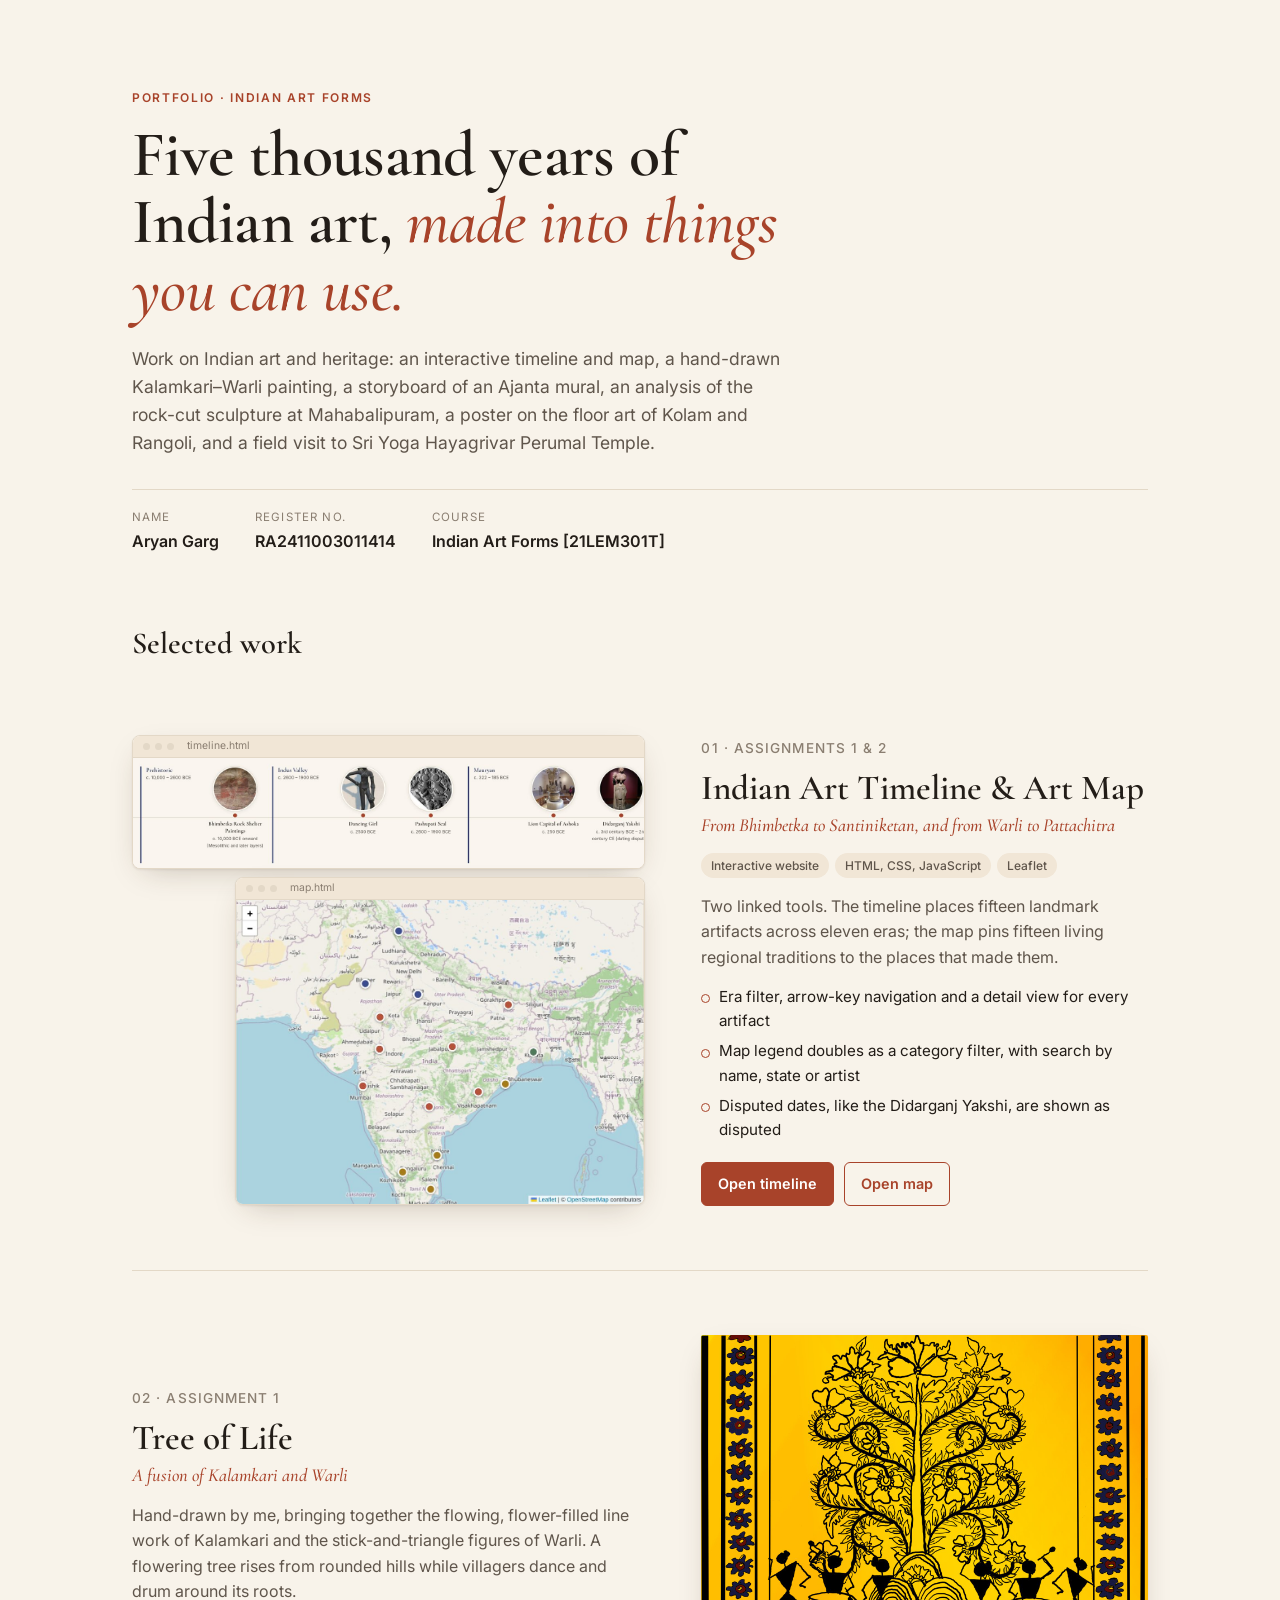
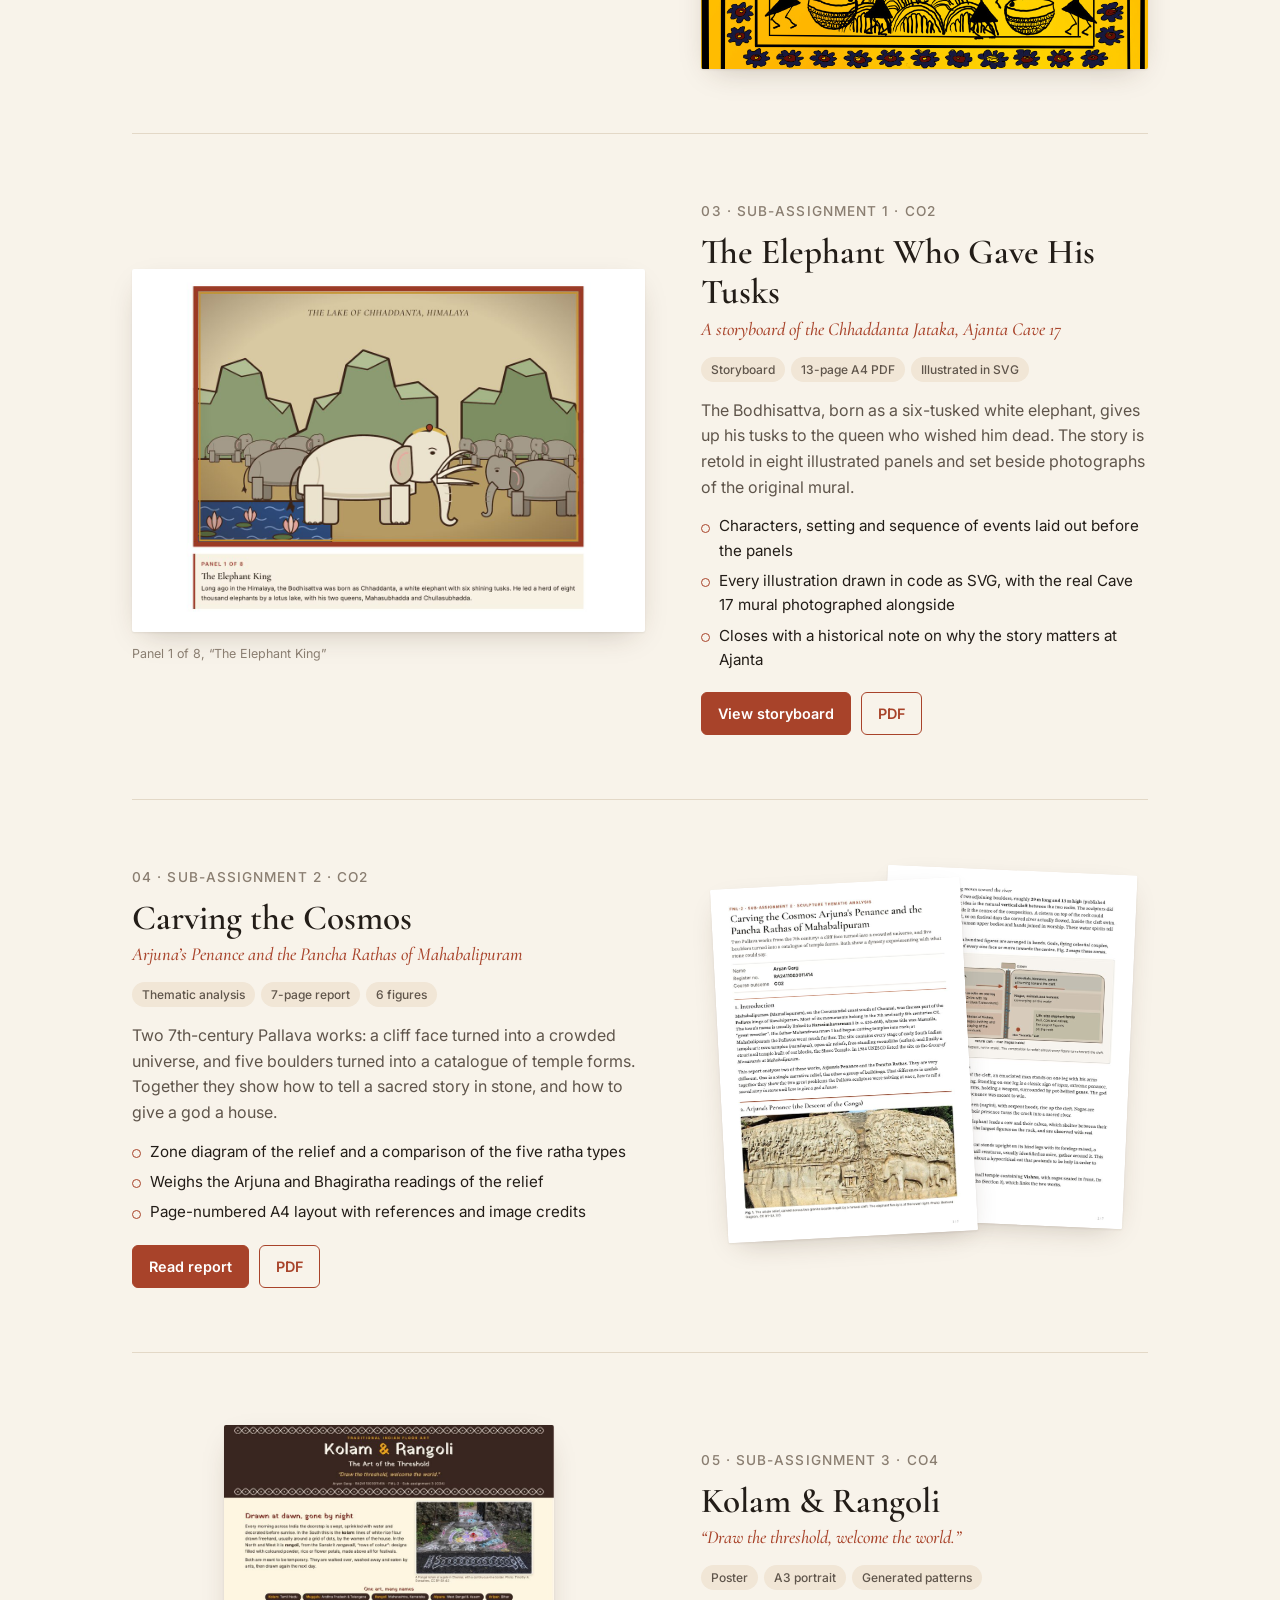
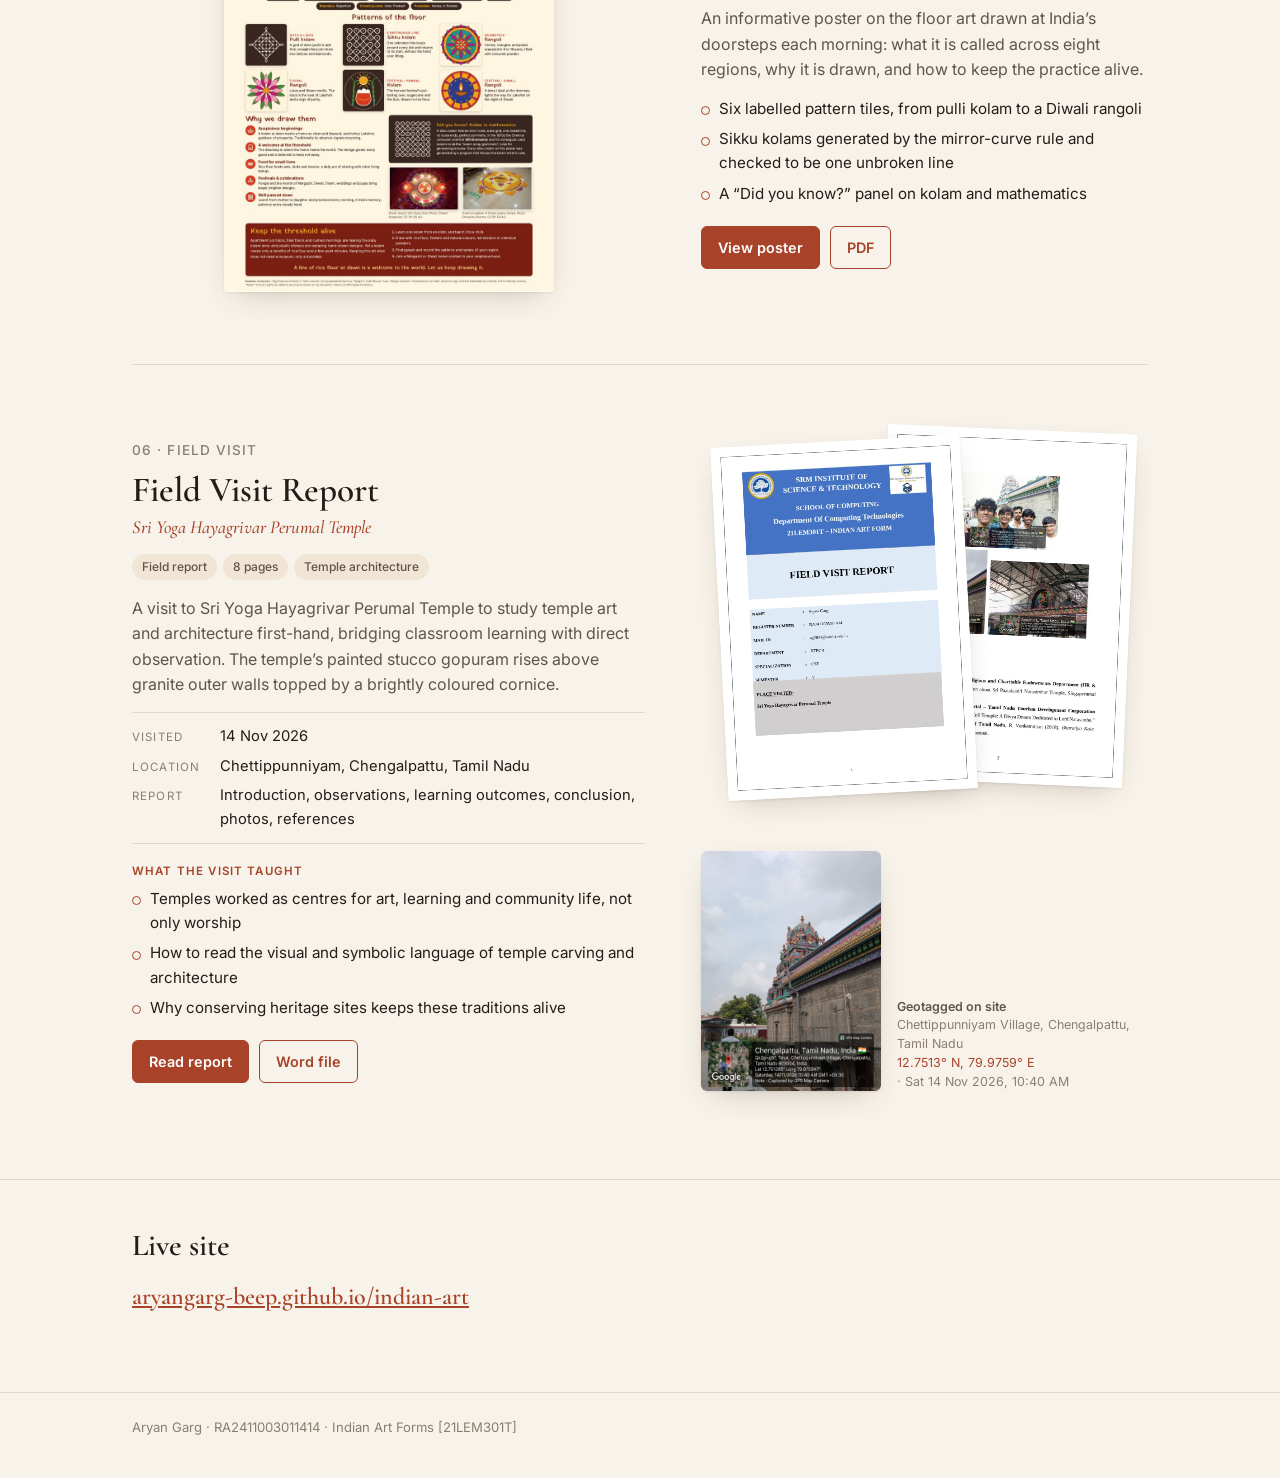
<file: index.html>
<!doctype html>
<html lang="en">
<head>
<meta charset="utf-8">
<meta name="viewport" content="width=device-width, initial-scale=1">
<title>Aryan Garg Portfolio</title>
<meta name="description" content="A portfolio of work for Indian Art Forms: an interactive timeline and map, a hand-drawn Kalamkari–Warli painting, an Ajanta storyboard, a Mahabalipuram sculpture analysis, a Kolam & Rangoli poster and a field visit report.">
<link rel="preconnect" href="https://fonts.googleapis.com">
<link rel="preconnect" href="https://fonts.gstatic.com" crossorigin>
<link href="https://fonts.googleapis.com/css2?family=Cormorant+Garamond:ital,wght@0,500;0,600;0,700;1,500&family=Inter:wght@400;500;600&display=swap" rel="stylesheet">
<style>
  :root {
    --bg: #f8f3ea; --paper: #fffdf8; --ink: #231d18; --soft: #5f554b; --faint: #8a7e71;
    --rule: #e3d8c7; --accent: #a8432a; --accent-ink: #fff; --tint: #f1e6d6;
    --shadow: 0 1px 2px rgba(60,40,20,.08), 0 10px 30px -12px rgba(60,40,20,.28);
    --serif: "Cormorant Garamond", Georgia, "Palatino Linotype", Palatino, serif;
    --sans: Inter, -apple-system, BlinkMacSystemFont, "Segoe UI", Roboto, Arial, sans-serif;
  }
  @media (prefers-color-scheme: dark) {
    :root:not([data-theme="light"]) {
      --bg: #1a1613; --paper: #241f1a; --ink: #f1e9dd; --soft: #c2b6a7; --faint: #978a7b;
      --rule: #3b322a; --accent: #e58b6c; --accent-ink: #1a1613; --tint: #2b241e;
      --shadow: 0 1px 2px rgba(0,0,0,.4), 0 12px 32px -12px rgba(0,0,0,.7);
    }
  }
  :root[data-theme="dark"] {
    --bg: #1a1613; --paper: #241f1a; --ink: #f1e9dd; --soft: #c2b6a7; --faint: #978a7b;
    --rule: #3b322a; --accent: #e58b6c; --accent-ink: #1a1613; --tint: #2b241e;
    --shadow: 0 1px 2px rgba(0,0,0,.4), 0 12px 32px -12px rgba(0,0,0,.7);
  }

  * { box-sizing: border-box; }
  html { scroll-behavior: smooth; }
  @media (prefers-reduced-motion: reduce) { html { scroll-behavior: auto; } * { transition: none !important; } }
  body {
    margin: 0; background: var(--bg); color: var(--ink);
    font: 16px/1.6 var(--sans); -webkit-font-smoothing: antialiased;
  }
  img { max-width: 100%; display: block; }
  a { color: var(--accent); }
  :focus-visible { outline: 2px solid var(--accent); outline-offset: 3px; border-radius: 3px; }
  .wrap { width: 100%; max-width: 1080px; margin: 0 auto; padding: 0 16px; }
  @media (min-width: 720px) { .wrap { padding: 0 32px; } }
  .skip { position: absolute; left: -9999px; }
  .skip:focus { left: 16px; top: 12px; background: var(--paper); padding: 8px 12px; z-index: 10; }

  /* Hero */
  .hero { padding: 56px 0 40px; }
  @media (min-width: 720px) { .hero { padding: 88px 0 56px; } }
  .eyebrow { font-size: .75rem; letter-spacing: .14em; text-transform: uppercase; font-weight: 600; color: var(--accent); margin: 0 0 14px; }
  h1 { font: 600 clamp(2.3rem, 6vw, 4rem)/1.05 var(--serif); margin: 0; max-width: 21ch; letter-spacing: -.01em; }
  h1 em { font-style: italic; font-weight: 500; color: var(--accent); }
  .lede { font-size: 1.1rem; color: var(--soft); max-width: 60ch; margin: 22px 0 0; }
  .id { display: flex; flex-wrap: wrap; gap: 10px 36px; margin: 32px 0 0; padding: 18px 0 0; border-top: 1px solid var(--rule); }
  .id div { min-width: 0; }
  .id dt { font-size: .72rem; letter-spacing: .1em; text-transform: uppercase; color: var(--faint); }
  .id dd { margin: 2px 0 0; font-weight: 600; }

  /* Work list */
  section.work { padding: 16px 0 24px; }
  h2.section { font: 600 1.9rem/1.2 var(--serif); margin: 0 0 8px; }
  .section-note { color: var(--soft); margin: 0 0 8px; }
  .project {
    display: grid; gap: 28px; padding: 44px 0; border-top: 1px solid var(--rule);
  }
  .project:first-of-type { border-top: 0; }
  @media (min-width: 860px) {
    .project { grid-template-columns: 1.15fr 1fr; gap: 56px; align-items: center; padding: 64px 0; }
    .project.flip .figure { order: 2; }
  }
  .num { font: 500 .85rem/1 var(--sans); color: var(--faint); letter-spacing: .08em; }
  .project h3 { font: 600 clamp(1.6rem, 3.4vw, 2.2rem)/1.15 var(--serif); margin: 8px 0 4px; }
  .project .sub { font: italic 500 1.15rem/1.4 var(--serif); color: var(--accent); margin: 0 0 14px; }
  .project p { color: var(--soft); margin: 0 0 14px; }
  .tags { display: flex; flex-wrap: wrap; gap: 6px; margin: 0 0 16px; padding: 0; list-style: none; }
  .tags li { font-size: .75rem; font-weight: 500; padding: 3px 10px; border-radius: 99px; background: var(--tint); color: var(--soft); }
  ul.points { margin: 0 0 20px; padding: 0; list-style: none; }
  ul.points li { position: relative; padding-left: 18px; margin: 6px 0; color: var(--ink); font-size: .95rem; }
  ul.points li::before { content: ""; position: absolute; left: 0; top: .62em; width: 7px; height: 7px; border-radius: 50%; border: 1.5px solid var(--accent); }
  .actions { display: flex; flex-wrap: wrap; gap: 10px; }
  .btn {
    display: inline-flex; align-items: center; gap: 8px; padding: 9px 16px; border-radius: 6px;
    font-size: .9rem; font-weight: 600; text-decoration: none; border: 1px solid var(--accent);
  }
  .btn.solid { background: var(--accent); color: var(--accent-ink); }
  .btn.ghost { color: var(--accent); background: transparent; }
  .btn:hover { filter: brightness(1.06); transform: translateY(-1px); }
  .btn { transition: transform .15s ease, filter .15s ease; }

  /* Figures */
  .figure { position: relative; min-width: 0; }
  .figure a { display: block; text-decoration: none; }
  .browser { background: var(--paper); border-radius: 8px; overflow: hidden; box-shadow: var(--shadow); border: 1px solid var(--rule); }
  .browser .bar { height: 22px; display: flex; gap: 5px; align-items: center; padding: 0 10px; background: var(--tint); border-bottom: 1px solid var(--rule); }
  .browser .bar i { width: 7px; height: 7px; border-radius: 50%; background: var(--rule); }
  .browser .bar span { margin-left: 8px; font-size: .65rem; color: var(--faint); white-space: nowrap; overflow: hidden; text-overflow: ellipsis; }
  .stack { display: grid; gap: 14px; }
  .stack .browser:last-child { width: 80%; margin-left: auto; margin-top: -6px; position: relative; }
  .page { background: #fff; box-shadow: var(--shadow); border-radius: 2px; }
  .pages { position: relative; height: 0; padding-bottom: 92%; }
  .pages .page { position: absolute; width: 56%; top: 0; }
  .pages .page:first-child { left: 4%; transform: rotate(-3deg); z-index: 2; top: 3%; }
  .pages .page:last-child { right: 4%; transform: rotate(2.5deg); }
  .poster-wrap { display: flex; justify-content: center; padding: 8px 0; }
  .poster-wrap .page { width: min(68%, 330px); }
  .figure a:hover .browser, .figure a:hover .page { transform: translateY(-3px); }
  .browser, .page { transition: transform .25s ease; }
  .pages .page:first-child, .pages .page:last-child { transition: none; }
  .facts { display: grid; gap: 6px; margin: 0 0 18px; padding: 12px 0; border-top: 1px solid var(--rule); border-bottom: 1px solid var(--rule); }
  .facts div { display: grid; grid-template-columns: 76px 1fr; gap: 12px; }
  .facts dt { font-size: .72rem; letter-spacing: .1em; text-transform: uppercase; color: var(--faint); padding-top: 3px; }
  .facts dd { margin: 0; font-size: .92rem; }
  .facts-h { font-size: .72rem !important; letter-spacing: .1em; text-transform: uppercase; color: var(--accent) !important; font-weight: 600; margin: 0 0 4px !important; }
  .geotag { margin: 0 0 20px; }
  .geotag img { width: min(100%, 300px); border-radius: 6px; box-shadow: var(--shadow); }
  .geotag figcaption { margin-top: 10px; line-height: 1.5; }
  .geotag figcaption b { color: var(--soft); font-weight: 600; display: block; }
  .geotag-side { margin: 12px 0 0; display: flex; gap: 16px; align-items: flex-end; }
  .geotag-side > a { flex: 0 0 180px; }
  .geotag-side img { width: 180px; }
  .geotag-side figcaption { margin: 0; flex: 1 1 auto; min-width: 0; }
  figcaption { font-size: .78rem; color: var(--faint); margin-top: 12px; }

  /* Deployment */
  section.deploy { padding: 48px 0 64px; border-top: 1px solid var(--rule); }
  .deploy-link { font: 600 clamp(1.1rem, 3vw, 1.5rem)/1.3 var(--serif); color: var(--accent); overflow-wrap: anywhere; }

  footer { border-top: 1px solid var(--rule); padding: 24px 0 40px; color: var(--faint); font-size: .82rem; }
  footer .wrap { display: flex; flex-wrap: wrap; justify-content: space-between; gap: 8px 24px; }

  @media print {
    @page { size: A4; margin: 12mm 14mm; }
    :root { --bg: #fff; --paper: #fff; --tint: #f3ece1; }
    html { font-size: 12px; }
    body { -webkit-print-color-adjust: exact; print-color-adjust: exact; }
    .skip, .actions { display: none; }
    .wrap { padding: 0; max-width: none; }
    .hero { padding: 18px 0 6px; }
    h1 { font-size: 2.6rem; max-width: none; }
    .lede { font-size: 1rem; margin-top: 10px; }
    .id { margin-top: 14px; padding-top: 10px; }
    section.work { padding: 6px 0 0; }
    h2.section { font-size: 1.6rem; }
    .project { grid-template-columns: 1fr 1.1fr; gap: 24px; padding: 18px 0; align-items: center; break-inside: avoid; }
    .project.flip .figure { order: 2; }
    .project h3 { font-size: 1.6rem; margin-top: 4px; }
    .project p, ul.points li { font-size: .95rem; }
    ul.points { margin-bottom: 0; }
    .poster-wrap .page { width: 52%; }
    .geotag img, .geotag-side img { width: 110px; }
    .geotag-side > a { flex-basis: 110px; }
    .pages { padding-bottom: 80%; }
    .geotag { margin-bottom: 0; }
    section.deploy { padding: 18px 0 0; break-inside: avoid; }
    .browser, .page { box-shadow: none; }
    .page { border: 1px solid var(--rule); }
    footer { padding: 14px 0 0; }
    a { text-decoration: none; }
  }
</style>
</head>
<body>
<a class="skip" href="#work">Skip to the work</a>


<main id="top">
  <section class="hero">
    <div class="wrap">
      <p class="eyebrow">Portfolio &middot; Indian Art Forms</p>
      <h1>Five thousand years of Indian art, <em>made into things you can use.</em></h1>
      <p class="lede">
        Work on Indian art and heritage: an interactive timeline and map, a hand-drawn
        Kalamkari–Warli painting, a storyboard of an Ajanta mural, an analysis of the rock-cut sculpture at
        Mahabalipuram, a poster on the floor art of Kolam and Rangoli, and a field visit to
        Sri Yoga Hayagrivar Perumal Temple.
      </p>
      <dl class="id">
        <div><dt>Name</dt><dd>Aryan Garg</dd></div>
        <div><dt>Register no.</dt><dd>RA2411003011414</dd></div>
        <div><dt>Course</dt><dd>Indian Art Forms [21LEM301T]</dd></div>
      </dl>
    </div>
  </section>

  <section class="work" id="work" aria-labelledby="work-h">
    <div class="wrap">
      <h2 class="section" id="work-h">Selected work</h2>

      <!-- 01 -->
      <article class="project">
        <div class="figure">
          <a href="assignment-1-and-2/timeline.html" aria-label="Open the interactive timeline">
            <div class="stack">
              <div class="browser">
                <div class="bar"><i></i><i></i><i></i><span>timeline.html</span></div>
                <img src="assets/timeline.jpg" alt="The timeline rail: circular images of the Bhimbetka paintings, Dancing Girl, Pashupati seal, Lion Capital and Didarganj Yakshi grouped under era bands.">
              </div>
              <div class="browser">
                <div class="bar"><i></i><i></i><i></i><span>map.html</span></div>
                <img src="assets/map.jpg" alt="A map of India with fifteen coloured pins marking regional art forms.">
              </div>
            </div>
          </a>
        </div>
        <div>
          <span class="num">01 &middot; ASSIGNMENTS 1 &amp; 2</span>
          <h3>Indian Art Timeline &amp; Art Map</h3>
          <p class="sub">From Bhimbetka to Santiniketan, and from Warli to Pattachitra</p>
          <ul class="tags"><li>Interactive website</li><li>HTML, CSS, JavaScript</li><li>Leaflet</li></ul>
          <p>
            Two linked tools. The timeline places fifteen landmark artifacts across eleven
            eras; the map pins fifteen living regional traditions to the places that made them.
          </p>
          <ul class="points">
            <li>Era filter, arrow-key navigation and a detail view for every artifact</li>
            <li>Map legend doubles as a category filter, with search by name, state or artist</li>
            <li>Disputed dates, like the Didarganj Yakshi, are shown as disputed</li>
          </ul>
          <div class="actions">
            <a class="btn solid" href="assignment-1-and-2/timeline.html">Open timeline</a>
            <a class="btn ghost" href="assignment-1-and-2/map.html">Open map</a>
          </div>
        </div>
      </article>

      <!-- 02 -->
      <article class="project flip">
        <div class="figure">
          <a href="assets/warli.jpg" aria-label="View the painting at full size">
            <img class="page" src="assets/warli.jpg" alt="A hand-drawn fusion of Kalamkari and Warli on a saffron-yellow ground: a flowering tree of life rises from rounded hills, with triangle-bodied dancers and two drummers at its foot, framed by borders of blue and red flowers.">
          </a>
        </div>
        <div>
          <span class="num">02 &middot; ASSIGNMENT 1</span>
          <h3>Tree of Life</h3>
          <p class="sub">A fusion of Kalamkari and Warli</p>
          <p>
            Hand-drawn by me, bringing together the flowing, flower-filled line work of
            Kalamkari and the stick-and-triangle figures of Warli. A flowering tree rises from
            rounded hills while villagers dance and drum around its roots.
          </p>
        </div>
      </article>

      <!-- 03 -->
      <article class="project">
        <div class="figure">
          <a href="assignment-3-ajanta-storyboard/" aria-label="Open the Ajanta storyboard">
            <img class="page" src="assets/storyboard.jpg" alt="Storyboard panel 1, The Elephant King: a white six-tusked elephant stands by a lotus lake in the Himalaya, surrounded by his herd.">
          </a>
          <figcaption>Panel 1 of 8, &ldquo;The Elephant King&rdquo;</figcaption>
        </div>
        <div>
          <span class="num">03 &middot; SUB-ASSIGNMENT 1 &middot; CO2</span>
          <h3>The Elephant Who Gave His Tusks</h3>
          <p class="sub">A storyboard of the Chhaddanta Jataka, Ajanta Cave 17</p>
          <ul class="tags"><li>Storyboard</li><li>13-page A4 PDF</li><li>Illustrated in SVG</li></ul>
          <p>
            The Bodhisattva, born as a six-tusked white elephant, gives up his tusks to the
            queen who wished him dead. The story is retold in eight illustrated panels and
            set beside photographs of the original mural.
          </p>
          <ul class="points">
            <li>Characters, setting and sequence of events laid out before the panels</li>
            <li>Every illustration drawn in code as SVG, with the real Cave 17 mural photographed alongside</li>
            <li>Closes with a historical note on why the story matters at Ajanta</li>
          </ul>
          <div class="actions">
            <a class="btn solid" href="assignment-3-ajanta-storyboard/">View storyboard</a>
            <a class="btn ghost" href="assignment-3-ajanta-storyboard/storyboard.pdf">PDF</a>
          </div>
        </div>
      </article>

      <!-- 04 -->
      <article class="project flip">
        <div class="figure">
          <a href="assignment-4-mahabalipuram-analysis/" aria-label="Open the Mahabalipuram report">
            <div class="pages">
              <img class="page" src="assets/report-1.jpg" alt="Report page 1: title, introduction and a photograph of Arjuna's Penance.">
              <img class="page" src="assets/report-2.jpg" alt="Report page 2: a zone diagram of the relief and notes on its iconography.">
            </div>
          </a>
        </div>
        <div>
          <span class="num">04 &middot; SUB-ASSIGNMENT 2 &middot; CO2</span>
          <h3>Carving the Cosmos</h3>
          <p class="sub">Arjuna&rsquo;s Penance and the Pancha Rathas of Mahabalipuram</p>
          <ul class="tags"><li>Thematic analysis</li><li>7-page report</li><li>6 figures</li></ul>
          <p>
            Two 7th-century Pallava works: a cliff face turned into a crowded universe, and
            five boulders turned into a catalogue of temple forms. Together they show how to
            tell a sacred story in stone, and how to give a god a house.
          </p>
          <ul class="points">
            <li>Zone diagram of the relief and a comparison of the five ratha types</li>
            <li>Weighs the Arjuna and Bhagiratha readings of the relief</li>
            <li>Page-numbered A4 layout with references and image credits</li>
          </ul>
          <div class="actions">
            <a class="btn solid" href="assignment-4-mahabalipuram-analysis/">Read report</a>
            <a class="btn ghost" href="assignment-4-mahabalipuram-analysis/report.pdf">PDF</a>
          </div>
        </div>
      </article>

      <!-- 05 -->
      <article class="project">
        <div class="figure">
          <a href="assignment-5-kolam-rangoli-poster/" aria-label="Open the Kolam and Rangoli poster">
            <div class="poster-wrap">
              <img class="page" src="assets/poster.jpg" alt="The Kolam and Rangoli poster: a dark header with the title, then pattern tiles, photographs and a closing message.">
            </div>
          </a>
        </div>
        <div>
          <span class="num">05 &middot; SUB-ASSIGNMENT 3 &middot; CO4</span>
          <h3>Kolam &amp; Rangoli</h3>
          <p class="sub">&ldquo;Draw the threshold, welcome the world.&rdquo;</p>
          <ul class="tags"><li>Poster</li><li>A3 portrait</li><li>Generated patterns</li></ul>
          <p>
            An informative poster on the floor art drawn at India&rsquo;s doorsteps each
            morning: what it is called across eight regions, why it is drawn, and how to
            keep the practice alive.
          </p>
          <ul class="points">
            <li>Six labelled pattern tiles, from pulli kolam to a Diwali rangoli</li>
            <li>Sikku kolams generated by the mirror-curve rule and checked to be one unbroken line</li>
            <li>A &ldquo;Did you know?&rdquo; panel on kolam and mathematics</li>
          </ul>
          <div class="actions">
            <a class="btn solid" href="assignment-5-kolam-rangoli-poster/">View poster</a>
            <a class="btn ghost" href="assignment-5-kolam-rangoli-poster/poster.pdf">PDF</a>
          </div>
        </div>
      </article>

      <!-- 06 -->
      <article class="project flip">
        <div class="figure">
          <a href="field-visit-report/field_report.pdf" aria-label="Open the field visit report">
            <div class="pages">
              <img class="page" src="assets/field-1.jpg" alt="Field visit report cover: SRM Institute of Science and Technology, 21LEM301T Indian Art Form, with name and register number.">
              <img class="page" src="assets/field-7.jpg" alt="Report photo page: photographs taken at the temple, including the gopuram and the visiting students.">
            </div>
          </a>
            <figure class="geotag geotag-side">
              <a href="assets/field-geotag.jpg" aria-label="View the geotagged photo at full size">
                <img src="assets/field-geotag.jpg" alt="The temple's painted gopuram and granite outer wall, with a GPS Map Camera geotag reading Chettippunniyam Village, Chengalpattu, Tamil Nadu, Lat 12.751295, Long 79.975947, Saturday 14/11/2026, 10:40 AM.">
              </a>
              <figcaption>
                <b>Geotagged on site</b> Chettippunniyam Village, Chengalpattu, Tamil Nadu<br>
                <a href="https://www.google.com/maps?q=12.751295,79.975947">12.7513&deg; N, 79.9759&deg; E</a> &middot; Sat 14 Nov 2026, 10:40 AM
              </figcaption>
            </figure>
        </div>
        <div>
          <span class="num">06 &middot; FIELD VISIT</span>
          <h3>Field Visit Report</h3>
          <p class="sub">Sri Yoga Hayagrivar Perumal Temple</p>
          <ul class="tags"><li>Field report</li><li>8 pages</li><li>Temple architecture</li></ul>
          <p>
            A visit to Sri Yoga Hayagrivar Perumal Temple to study temple art and architecture
            first-hand, bridging classroom learning with direct observation. The temple&rsquo;s
            painted stucco gopuram rises above granite outer walls topped by a brightly coloured
            cornice.
          </p>
          <dl class="facts">
            <div><dt>Visited</dt><dd>14 Nov 2026</dd></div>
            <div><dt>Location</dt><dd>Chettippunniyam, Chengalpattu, Tamil Nadu</dd></div>
            <div><dt>Report</dt><dd>Introduction, observations, learning outcomes, conclusion, photos, references</dd></div>
          </dl>
          <p class="facts-h">What the visit taught</p>
          <ul class="points">
            <li>Temples worked as centres for art, learning and community life, not only worship</li>
            <li>How to read the visual and symbolic language of temple carving and architecture</li>
            <li>Why conserving heritage sites keeps these traditions alive</li>
          </ul>
          <div class="actions">
            <a class="btn solid" href="field-visit-report/field_report.pdf">Read report</a>
            <a class="btn ghost" href="field-visit-report/field_report.docx">Word file</a>
          </div>
        </div>
      </article>
    </div>
  </section>

  <section class="deploy" id="deploy" aria-labelledby="deploy-h">
    <div class="wrap">
      <h2 class="section" id="deploy-h">Live site</h2>
      <p><a class="deploy-link" href="https://aryangarg-beep.github.io/indian-art/">aryangarg-beep.github.io/indian-art</a></p>
    </div>
  </section>
</main>

<footer>
  <div class="wrap">
    <span>Aryan Garg &middot; RA2411003011414 &middot; Indian Art Forms [21LEM301T]</span>
  </div>
</footer>
</body>
</html>
</file>
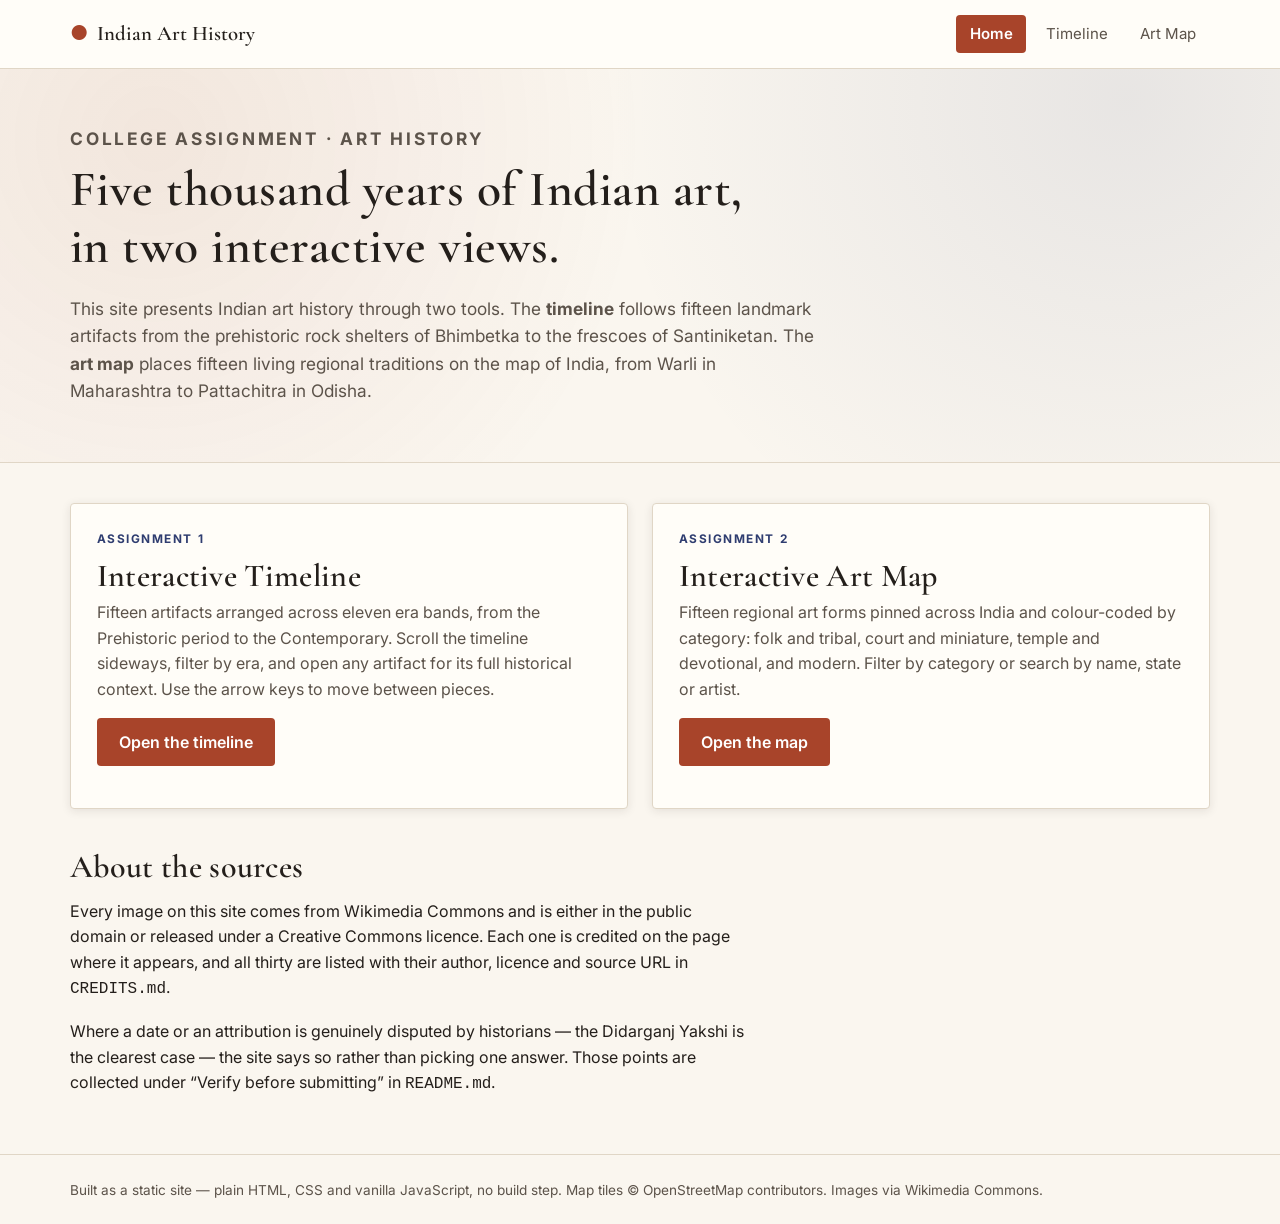
<file: assignment-1-and-2/index.html>
<!DOCTYPE html>
<html lang="en">
<head>
  <meta charset="UTF-8">
  <meta name="viewport" content="width=device-width, initial-scale=1">
  <title>Indian Art History — Interactive Timeline &amp; Art Map</title>
  <meta name="description" content="Two interactive tools for studying Indian art history: a timeline of artifacts from prehistory to the present, and a map of India's regional art forms.">

  <!-- Google Fonts. The CSS declares full fallback stacks, so the pages
       still look correct if these fail to load (e.g. offline). -->
  <link rel="preconnect" href="https://fonts.googleapis.com">
  <link rel="preconnect" href="https://fonts.gstatic.com" crossorigin>
  <link href="https://fonts.googleapis.com/css2?family=Cormorant+Garamond:wght@500;600;700&family=Inter:wght@400;500;600;700&display=swap" rel="stylesheet">

  <link rel="stylesheet" href="css/style.css">
</head>
<body>
  <a class="skip-link" href="#main">Skip to main content</a>

  <!-- ===== Shared header (same markup on all three pages) ===== -->
  <header class="site-header">
    <div class="wrap">
      <a class="brand" href="index.html">
        <span class="brand-mark" aria-hidden="true">&#9679;</span>
        <span>Indian Art History</span>
      </a>
      <nav class="site-nav" aria-label="Main">
        <a href="index.html" aria-current="page">Home</a>
        <a href="timeline.html">Timeline</a>
        <a href="map.html">Art Map</a>
      </nav>
    </div>
  </header>

  <main id="main">
    <section class="hero">
      <div class="wrap">
        <p class="eyebrow">College assignment &middot; Art History</p>
        <h1>Five thousand years of Indian art,<br>in two interactive views.</h1>
        <p>
          This site presents Indian art history through two tools. The
          <strong>timeline</strong> follows fifteen landmark artifacts from the prehistoric
          rock shelters of Bhimbetka to the frescoes of Santiniketan. The
          <strong>art map</strong> places fifteen living regional traditions on the map of
          India, from Warli in Maharashtra to Pattachitra in Odisha.
        </p>
      </div>
    </section>

    <div class="wrap">
      <div class="card-grid">

        <article class="card">
          <p class="card-tag">Assignment 1</p>
          <h2>Interactive Timeline</h2>
          <p>
            Fifteen artifacts arranged across eleven era bands, from the Prehistoric
            period to the Contemporary. Scroll the timeline sideways, filter by era,
            and open any artifact for its full historical context. Use the arrow keys
            to move between pieces.
          </p>
          <p><a class="btn-primary" href="timeline.html">Open the timeline</a></p>
        </article>

        <article class="card">
          <p class="card-tag">Assignment 2</p>
          <h2>Interactive Art Map</h2>
          <p>
            Fifteen regional art forms pinned across India and colour-coded by category:
            folk and tribal, court and miniature, temple and devotional, and modern.
            Filter by category or search by name, state or artist.
          </p>
          <p><a class="btn-primary" href="map.html">Open the map</a></p>
        </article>

      </div>

      <section style="padding: 0 0 2.5rem; max-width: 68ch;">
        <h2>About the sources</h2>
        <p>
          Every image on this site comes from Wikimedia Commons and is either in the
          public domain or released under a Creative Commons licence. Each one is
          credited on the page where it appears, and all thirty are listed with their
          author, licence and source URL in <code>CREDITS.md</code>.
        </p>
        <p>
          Where a date or an attribution is genuinely disputed by historians &mdash; the
          Didarganj Yakshi is the clearest case &mdash; the site says so rather than
          picking one answer. Those points are collected under
          &ldquo;Verify before submitting&rdquo; in <code>README.md</code>.
        </p>
      </section>
    </div>
  </main>

  <footer class="site-footer">
    <div class="wrap">
      Built as a static site &mdash; plain HTML, CSS and vanilla JavaScript, no build step.
      Map tiles &copy; OpenStreetMap contributors. Images via Wikimedia Commons.
    </div>
  </footer>
</body>
</html>
</file>
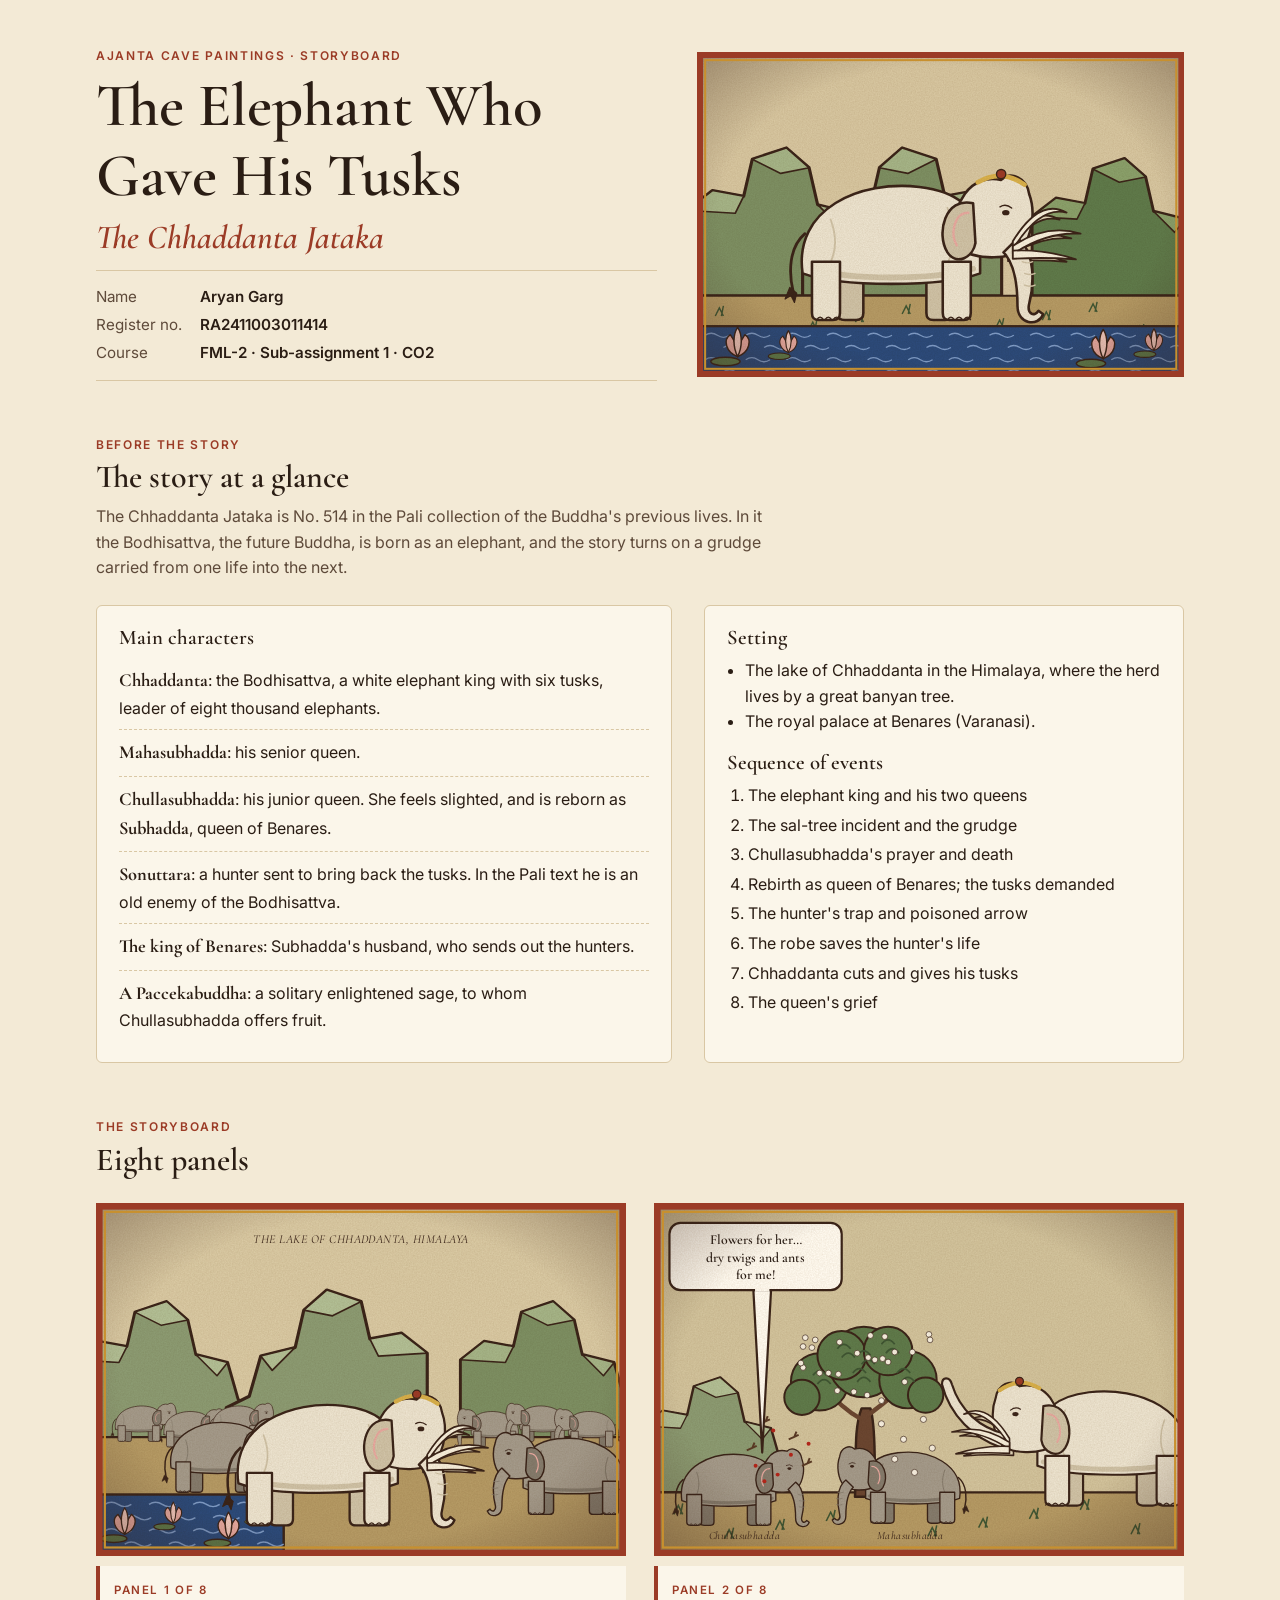
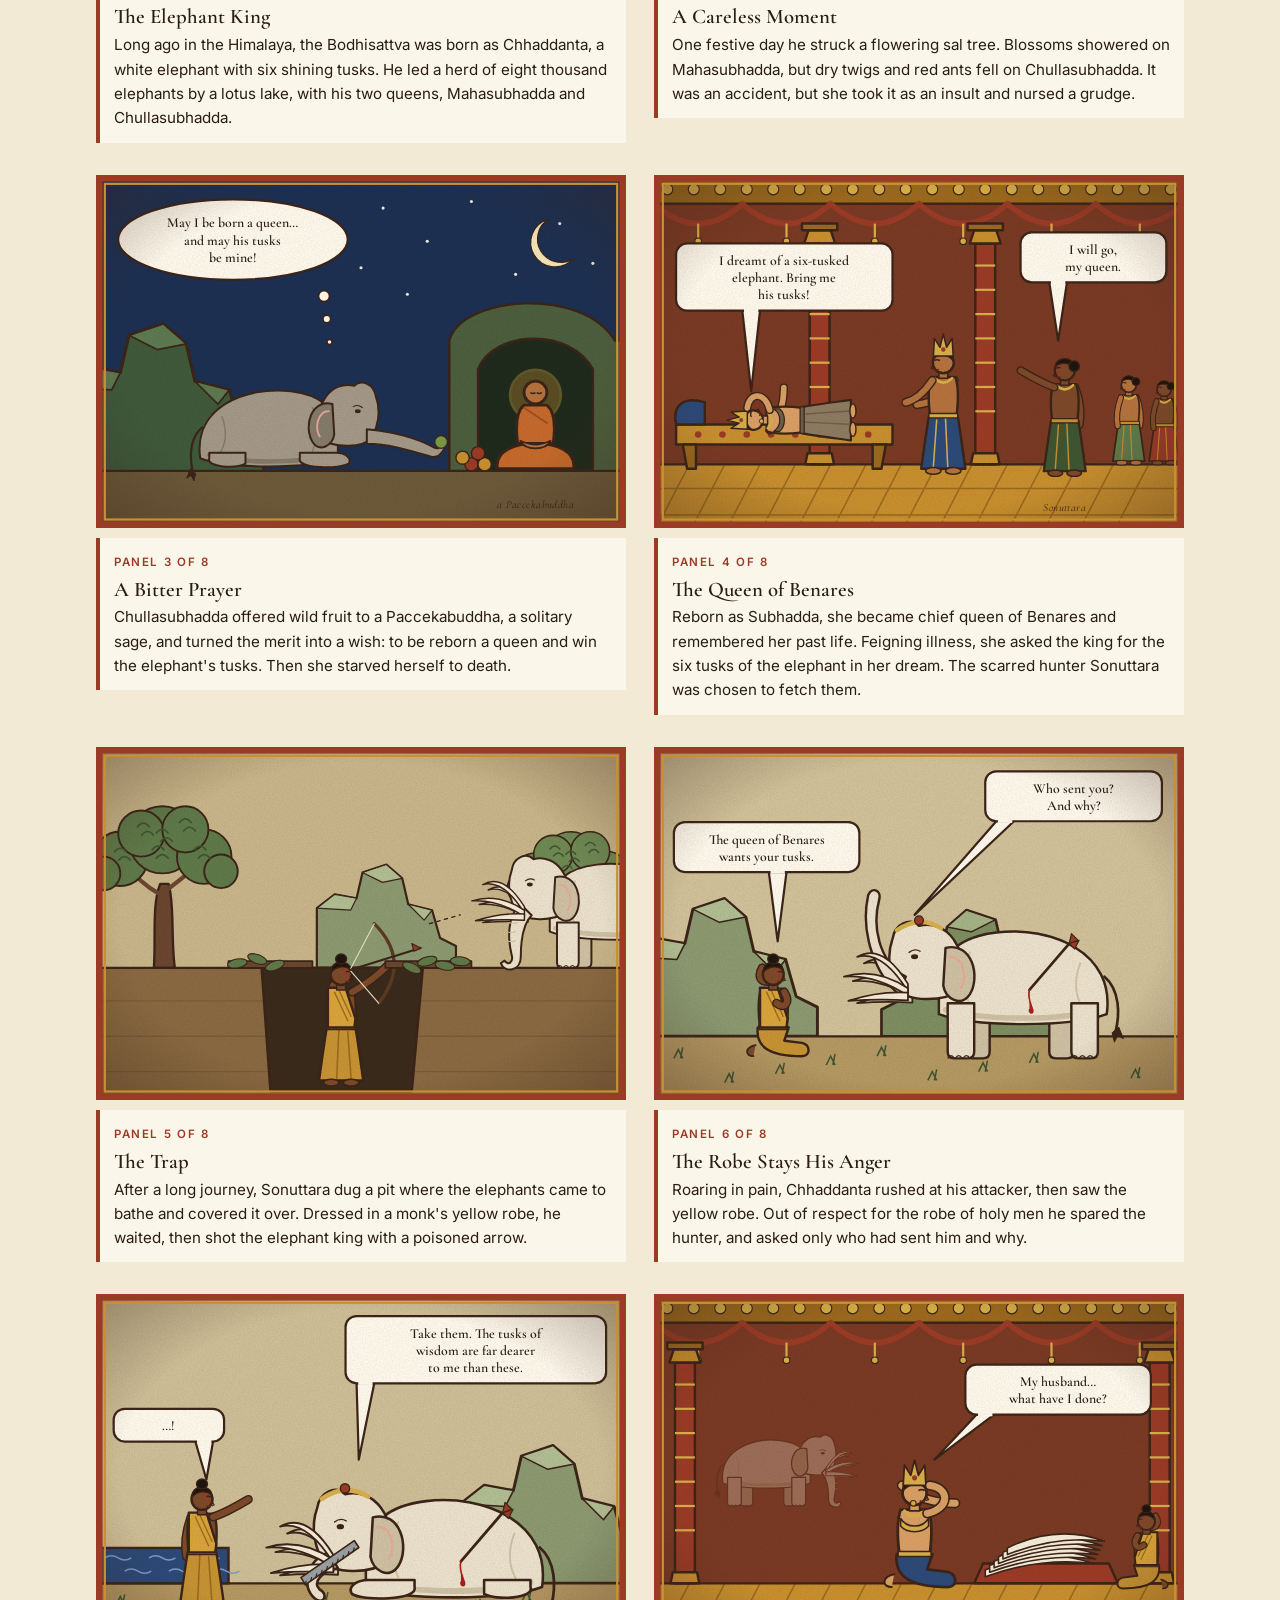
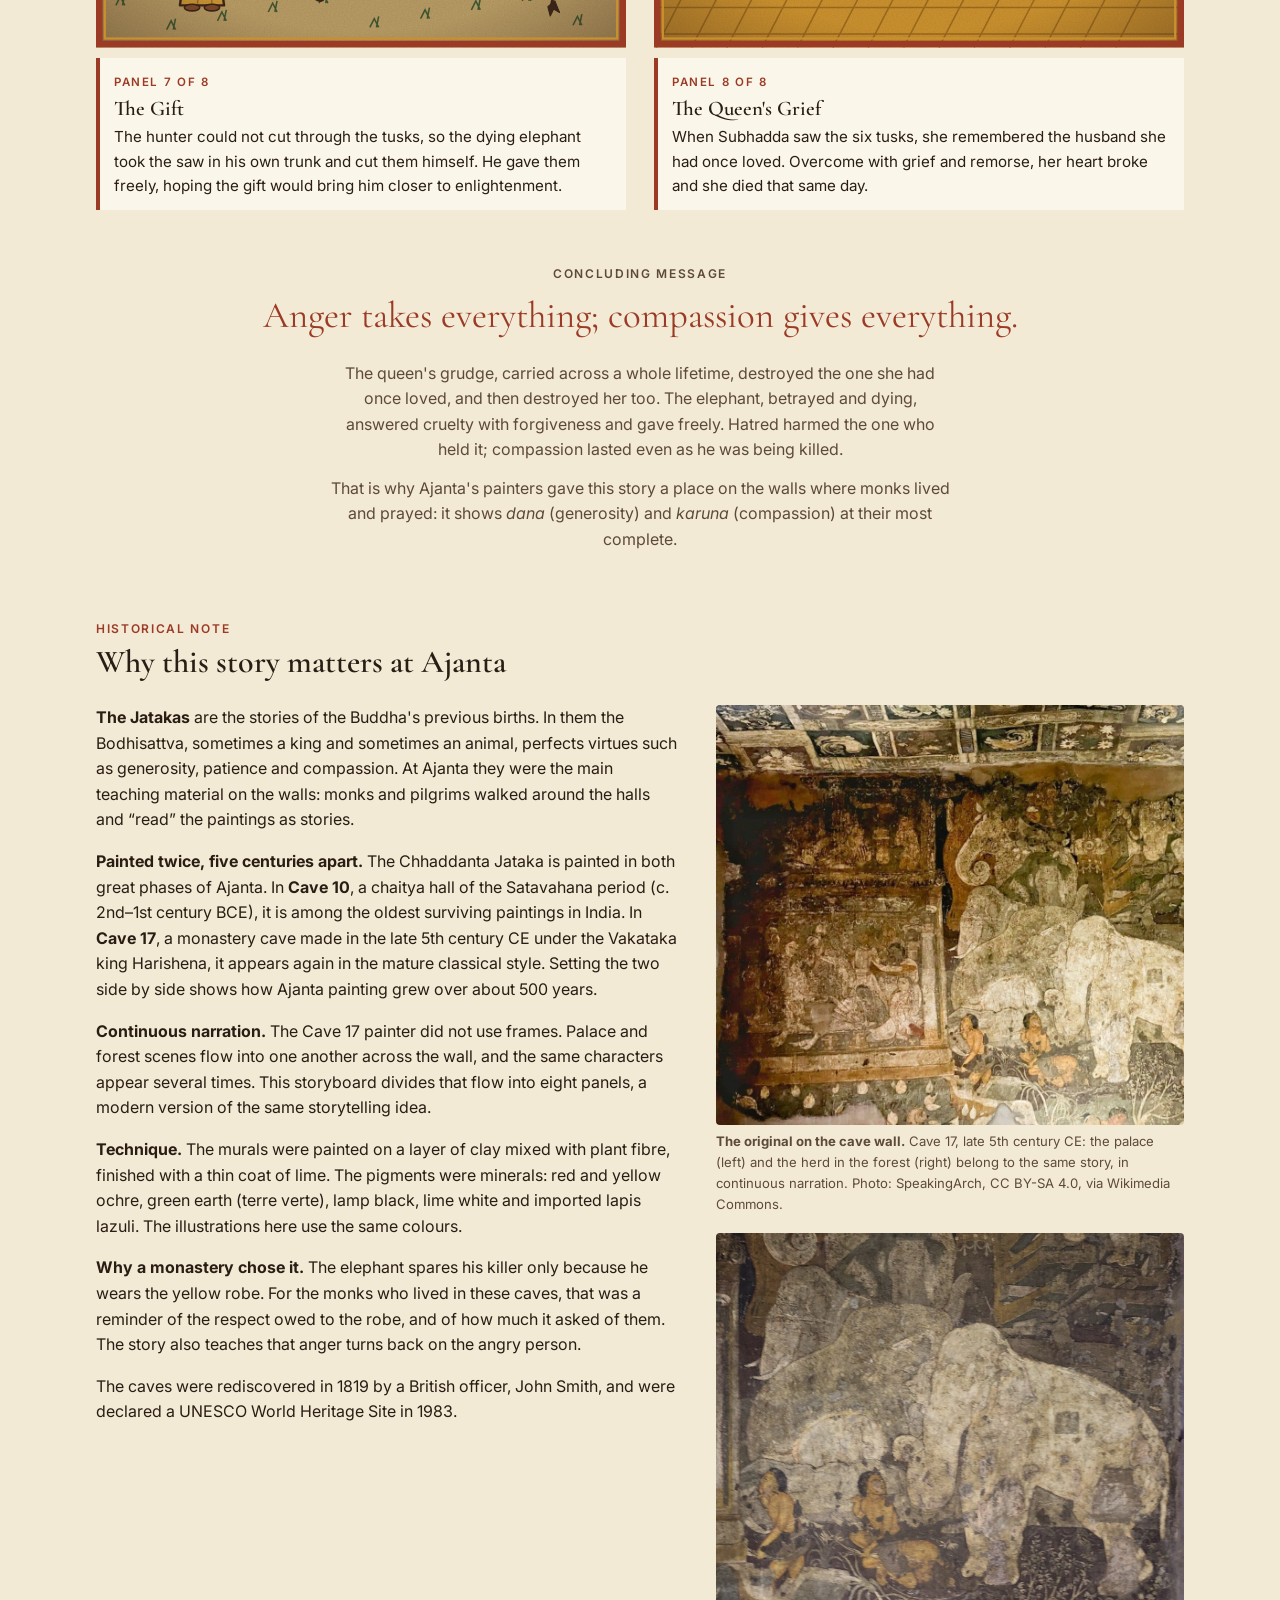
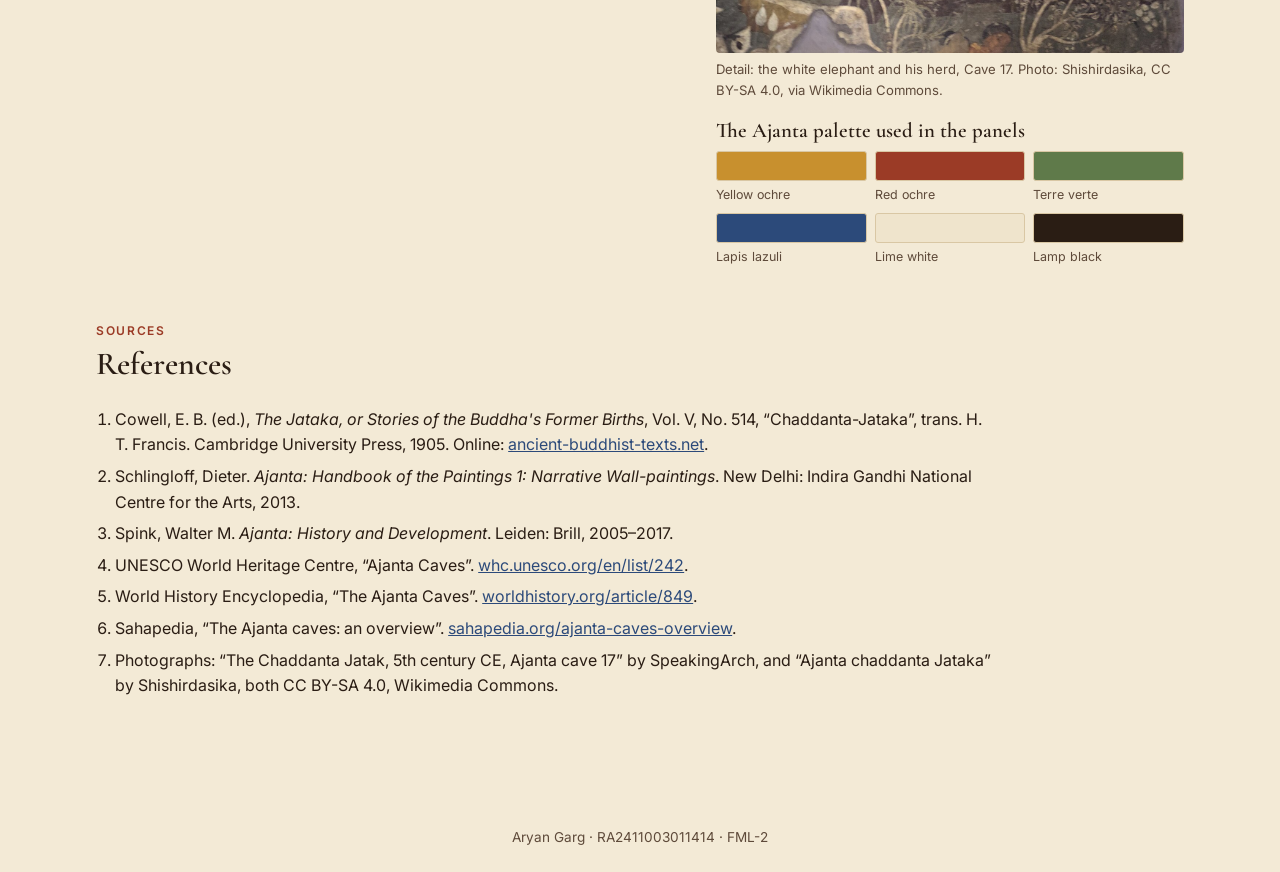
<file: assignment-3-ajanta-storyboard/index.html>
<!doctype html>
<html lang="en">
<head>
<meta charset="utf-8">
<meta name="viewport" content="width=device-width, initial-scale=1">
<title>The Chhaddanta Storyboard</title>
<meta name="description" content="An eight-panel storyboard of the Chhaddanta Jataka as painted in the Ajanta Caves.">
<link rel="preconnect" href="https://fonts.googleapis.com">
<link rel="preconnect" href="https://fonts.gstatic.com" crossorigin>
<link href="https://fonts.googleapis.com/css2?family=Cormorant+Garamond:ital,wght@0,500;0,600;1,500&family=Inter:wght@400;600&display=swap" rel="stylesheet">
<link rel="stylesheet" href="css/story.css">
</head>
<body>
<svg width="0" height="0" style="position:absolute" aria-hidden="true"><defs><filter id="plaster" x="0" y="0" width="100%" height="100%"><feTurbulence type="fractalNoise" baseFrequency="0.8" numOctaves="3" seed="4"/><feColorMatrix values="0 0 0 0 0.45  0 0 0 0 0.33  0 0 0 0 0.2  0 0 0 0.55 -0.12"/></filter><radialGradient id="vignette" cx="50%" cy="50%" r="70%"><stop offset="65%" stop-color="#3b2418" stop-opacity="0"/><stop offset="100%" stop-color="#3b2418" stop-opacity="0.35"/></radialGradient></defs></svg>
<main>

<header class="cover">
  <div>
    <p class="eyebrow">Ajanta Cave Paintings &middot; Storyboard</p>
    <h1>The Elephant Who Gave His Tusks <em>The Chhaddanta Jataka</em></h1>
    <dl class="meta">
      <dt>Name</dt><dd>Aryan Garg</dd>
      <dt>Register no.</dt><dd>RA2411003011414</dd>
      <dt>Course</dt><dd>FML-2 &middot; Sub-assignment 1 &middot; CO2</dd>
    </dl>
  </div>
  <div><svg viewBox="0 0 480 320" role="img" aria-label="The white six-tusked elephant king Chhaddanta beside a lotus lake" xmlns="http://www.w3.org/2000/svg"><rect width="480" height="320" fill="#efe4cc"/><rect width="480" height="320" fill="#d7c6a0"/><g transform="translate(-10.0,240.0) scale(1.4,1.4)" ><path d="M 0,0 L 0,-60 L 18,-74 L 40,-70 L 46,-96 L 70,-104 L 86,-90 L 92,-64 L 116,-58 L 124,-30 L 140,-22 L 140,0 Z" fill="#7d8f62" stroke="#3b2418" stroke-width="2.2" stroke-linejoin="round" stroke-linecap="round" /><path d="M 0,-60 L 18,-74 L 40,-70 L 34,-58 Z M 46,-96 L 70,-104 L 86,-90 L 66,-86 Z M 92,-64 L 116,-58 L 108,-48 Z" fill="#a5b487" stroke="#3b2418" stroke-width="1.2" stroke-linejoin="round" stroke-linecap="round" /></g><g transform="translate(300.0,240.0) scale(-1.4,1.4)" ><path d="M 0,0 L 0,-60 L 18,-74 L 40,-70 L 46,-96 L 70,-104 L 86,-90 L 92,-64 L 116,-58 L 124,-30 L 140,-22 L 140,0 Z" fill="#7d8f62" stroke="#3b2418" stroke-width="2.2" stroke-linejoin="round" stroke-linecap="round" /><path d="M 0,-60 L 18,-74 L 40,-70 L 34,-58 Z M 46,-96 L 70,-104 L 86,-90 L 66,-86 Z M 92,-64 L 116,-58 L 108,-48 Z" fill="#a5b487" stroke="#3b2418" stroke-width="1.2" stroke-linejoin="round" stroke-linecap="round" /></g><g transform="translate(330.0,240.0) scale(1.3,1.3)" ><path d="M 0,0 L 0,-60 L 18,-74 L 40,-70 L 46,-96 L 70,-104 L 86,-90 L 92,-64 L 116,-58 L 124,-30 L 140,-22 L 140,0 Z" fill="#5f7a4a" stroke="#3b2418" stroke-width="2.2" stroke-linejoin="round" stroke-linecap="round" /><path d="M 0,-60 L 18,-74 L 40,-70 L 34,-58 Z M 46,-96 L 70,-104 L 86,-90 L 66,-86 Z M 92,-64 L 116,-58 L 108,-48 Z" fill="#8aa06a" stroke="#3b2418" stroke-width="1.2" stroke-linejoin="round" stroke-linecap="round" /></g><rect x="0" y="240" width="480" height="80" fill="#b59a64"/><path d="M 0,240 L 480,240" fill="none" stroke="#3b2418" stroke-width="2" stroke-linejoin="round" stroke-linecap="round" /><path d="M 18,260 l 4,-8 l 4,8 M 24,260 l 2,-10" stroke="#3f5532" stroke-width="1.4" fill="none"/><path d="M 64,282 l 4,-8 l 4,8 M 70,282 l 2,-10" stroke="#3f5532" stroke-width="1.4" fill="none"/><path d="M 110,274 l 4,-8 l 4,8 M 116,274 l 2,-10" stroke="#3f5532" stroke-width="1.4" fill="none"/><path d="M 156,266 l 4,-8 l 4,8 M 162,266 l 2,-10" stroke="#3f5532" stroke-width="1.4" fill="none"/><path d="M 202,258 l 4,-8 l 4,8 M 208,258 l 2,-10" stroke="#3f5532" stroke-width="1.4" fill="none"/><path d="M 248,280 l 4,-8 l 4,8 M 254,280 l 2,-10" stroke="#3f5532" stroke-width="1.4" fill="none"/><path d="M 294,272 l 4,-8 l 4,8 M 300,272 l 2,-10" stroke="#3f5532" stroke-width="1.4" fill="none"/><path d="M 340,264 l 4,-8 l 4,8 M 346,264 l 2,-10" stroke="#3f5532" stroke-width="1.4" fill="none"/><path d="M 386,256 l 4,-8 l 4,8 M 392,256 l 2,-10" stroke="#3f5532" stroke-width="1.4" fill="none"/><path d="M 432,278 l 4,-8 l 4,8 M 438,278 l 2,-10" stroke="#3f5532" stroke-width="1.4" fill="none"/><rect x="0" y="270" width="480" height="50" fill="#2c4a7a" stroke="#3b2418" stroke-width="2.2"/><path d="M 8,279 q 6,-4 12,0 q 6,4 12,0" stroke="#7f9cc8" stroke-width="1.3" fill="none"/><path d="M 48,279 q 6,-4 12,0 q 6,4 12,0" stroke="#7f9cc8" stroke-width="1.3" fill="none"/><path d="M 88,279 q 6,-4 12,0 q 6,4 12,0" stroke="#7f9cc8" stroke-width="1.3" fill="none"/><path d="M 128,279 q 6,-4 12,0 q 6,4 12,0" stroke="#7f9cc8" stroke-width="1.3" fill="none"/><path d="M 168,279 q 6,-4 12,0 q 6,4 12,0" stroke="#7f9cc8" stroke-width="1.3" fill="none"/><path d="M 208,279 q 6,-4 12,0 q 6,4 12,0" stroke="#7f9cc8" stroke-width="1.3" fill="none"/><path d="M 248,279 q 6,-4 12,0 q 6,4 12,0" stroke="#7f9cc8" stroke-width="1.3" fill="none"/><path d="M 288,279 q 6,-4 12,0 q 6,4 12,0" stroke="#7f9cc8" stroke-width="1.3" fill="none"/><path d="M 328,279 q 6,-4 12,0 q 6,4 12,0" stroke="#7f9cc8" stroke-width="1.3" fill="none"/><path d="M 368,279 q 6,-4 12,0 q 6,4 12,0" stroke="#7f9cc8" stroke-width="1.3" fill="none"/><path d="M 408,279 q 6,-4 12,0 q 6,4 12,0" stroke="#7f9cc8" stroke-width="1.3" fill="none"/><path d="M 448,279 q 6,-4 12,0 q 6,4 12,0" stroke="#7f9cc8" stroke-width="1.3" fill="none"/><path d="M 26,291 q 6,-4 12,0 q 6,4 12,0" stroke="#7f9cc8" stroke-width="1.3" fill="none"/><path d="M 66,291 q 6,-4 12,0 q 6,4 12,0" stroke="#7f9cc8" stroke-width="1.3" fill="none"/><path d="M 106,291 q 6,-4 12,0 q 6,4 12,0" stroke="#7f9cc8" stroke-width="1.3" fill="none"/><path d="M 146,291 q 6,-4 12,0 q 6,4 12,0" stroke="#7f9cc8" stroke-width="1.3" fill="none"/><path d="M 186,291 q 6,-4 12,0 q 6,4 12,0" stroke="#7f9cc8" stroke-width="1.3" fill="none"/><path d="M 226,291 q 6,-4 12,0 q 6,4 12,0" stroke="#7f9cc8" stroke-width="1.3" fill="none"/><path d="M 266,291 q 6,-4 12,0 q 6,4 12,0" stroke="#7f9cc8" stroke-width="1.3" fill="none"/><path d="M 306,291 q 6,-4 12,0 q 6,4 12,0" stroke="#7f9cc8" stroke-width="1.3" fill="none"/><path d="M 346,291 q 6,-4 12,0 q 6,4 12,0" stroke="#7f9cc8" stroke-width="1.3" fill="none"/><path d="M 386,291 q 6,-4 12,0 q 6,4 12,0" stroke="#7f9cc8" stroke-width="1.3" fill="none"/><path d="M 426,291 q 6,-4 12,0 q 6,4 12,0" stroke="#7f9cc8" stroke-width="1.3" fill="none"/><path d="M 466,291 q 6,-4 12,0 q 6,4 12,0" stroke="#7f9cc8" stroke-width="1.3" fill="none"/><path d="M 8,303 q 6,-4 12,0 q 6,4 12,0" stroke="#7f9cc8" stroke-width="1.3" fill="none"/><path d="M 48,303 q 6,-4 12,0 q 6,4 12,0" stroke="#7f9cc8" stroke-width="1.3" fill="none"/><path d="M 88,303 q 6,-4 12,0 q 6,4 12,0" stroke="#7f9cc8" stroke-width="1.3" fill="none"/><path d="M 128,303 q 6,-4 12,0 q 6,4 12,0" stroke="#7f9cc8" stroke-width="1.3" fill="none"/><path d="M 168,303 q 6,-4 12,0 q 6,4 12,0" stroke="#7f9cc8" stroke-width="1.3" fill="none"/><path d="M 208,303 q 6,-4 12,0 q 6,4 12,0" stroke="#7f9cc8" stroke-width="1.3" fill="none"/><path d="M 248,303 q 6,-4 12,0 q 6,4 12,0" stroke="#7f9cc8" stroke-width="1.3" fill="none"/><path d="M 288,303 q 6,-4 12,0 q 6,4 12,0" stroke="#7f9cc8" stroke-width="1.3" fill="none"/><path d="M 328,303 q 6,-4 12,0 q 6,4 12,0" stroke="#7f9cc8" stroke-width="1.3" fill="none"/><path d="M 368,303 q 6,-4 12,0 q 6,4 12,0" stroke="#7f9cc8" stroke-width="1.3" fill="none"/><path d="M 408,303 q 6,-4 12,0 q 6,4 12,0" stroke="#7f9cc8" stroke-width="1.3" fill="none"/><path d="M 448,303 q 6,-4 12,0 q 6,4 12,0" stroke="#7f9cc8" stroke-width="1.3" fill="none"/><path d="M 26,315 q 6,-4 12,0 q 6,4 12,0" stroke="#7f9cc8" stroke-width="1.3" fill="none"/><path d="M 66,315 q 6,-4 12,0 q 6,4 12,0" stroke="#7f9cc8" stroke-width="1.3" fill="none"/><path d="M 106,315 q 6,-4 12,0 q 6,4 12,0" stroke="#7f9cc8" stroke-width="1.3" fill="none"/><path d="M 146,315 q 6,-4 12,0 q 6,4 12,0" stroke="#7f9cc8" stroke-width="1.3" fill="none"/><path d="M 186,315 q 6,-4 12,0 q 6,4 12,0" stroke="#7f9cc8" stroke-width="1.3" fill="none"/><path d="M 226,315 q 6,-4 12,0 q 6,4 12,0" stroke="#7f9cc8" stroke-width="1.3" fill="none"/><path d="M 266,315 q 6,-4 12,0 q 6,4 12,0" stroke="#7f9cc8" stroke-width="1.3" fill="none"/><path d="M 306,315 q 6,-4 12,0 q 6,4 12,0" stroke="#7f9cc8" stroke-width="1.3" fill="none"/><path d="M 346,315 q 6,-4 12,0 q 6,4 12,0" stroke="#7f9cc8" stroke-width="1.3" fill="none"/><path d="M 386,315 q 6,-4 12,0 q 6,4 12,0" stroke="#7f9cc8" stroke-width="1.3" fill="none"/><path d="M 426,315 q 6,-4 12,0 q 6,4 12,0" stroke="#7f9cc8" stroke-width="1.3" fill="none"/><path d="M 466,315 q 6,-4 12,0 q 6,4 12,0" stroke="#7f9cc8" stroke-width="1.3" fill="none"/><g transform="translate(196.0,264.0) scale(1.15,1.15)" ><path d="M -50,-46 L -50,-6 Q -50,0 -44,0 L -34,0 Q -28,0 -28,-6 L -28,-46 Z" fill="#cfc2a6" stroke="#3b2418" stroke-width="2.2" stroke-linejoin="round" stroke-linecap="round" /><path d="M 26,-46 L 26,-6 Q 26,0 32,0 L 42,0 Q 48,0 48,-6 L 48,-46 Z" fill="#cfc2a6" stroke="#3b2418" stroke-width="2.2" stroke-linejoin="round" stroke-linecap="round" /><g transform="translate(0,0)"><path d="M 96,-65.5 Q 118.0,-99 140,-86 Q 118.0,-92 96,-58.5 Z" fill="#e3d7bb" stroke="#3b2418" stroke-width="1.6" stroke-linejoin="round" stroke-linecap="round" /><path d="M 96,-61.5 Q 123.0,-79 150,-70 Q 123.0,-72 96,-54.5 Z" fill="#e3d7bb" stroke="#3b2418" stroke-width="1.6" stroke-linejoin="round" stroke-linecap="round" /><path d="M 96,-57.5 Q 121.0,-59 146,-50 Q 121.0,-52 96,-50.5 Z" fill="#e3d7bb" stroke="#3b2418" stroke-width="1.6" stroke-linejoin="round" stroke-linecap="round" /></g><g transform="translate(0,0)"><path d="M -78,-74 C -92,-62 -92,-40 -88,-24" fill="none" stroke="#3b2418" stroke-width="2.4" stroke-linejoin="round" stroke-linecap="round" /><path d="M -91,-28 l -4,10 l 5,-3 l 3,6 l 2,-8 Z" fill="#3b2418" stroke="#3b2418" stroke-width="1" stroke-linejoin="round" stroke-linecap="round" /></g><g transform="translate(0,0)"><path d="M -80,-40 C -88,-96 -30,-120 20,-114 C 54,-110 70,-94 72,-70 L 72,-40 C 40,-28 -48,-28 -80,-40 Z" fill="#ece3cf" stroke="#3b2418" stroke-width="2.2" stroke-linejoin="round" stroke-linecap="round" /><path d="M -70,-44 C -40,-34 30,-34 66,-44" fill="none" stroke="#cfc2a6" stroke-width="5" stroke-linejoin="round" stroke-linecap="round" /><path d="M -56,-86 C -50,-70 -52,-56 -58,-46" fill="none" stroke="#cfc2a6" stroke-width="1.6" stroke-linejoin="round" stroke-linecap="round" /><path d="M 44,-96 C 50,-82 50,-62 44,-48" fill="none" stroke="#cfc2a6" stroke-width="1.6" stroke-linejoin="round" stroke-linecap="round" /></g><path d="M -72,-50 L -72,-6 Q -72,0 -66,0 L -54,0 Q -48,0 -48,-6 L -48,-50 Z" fill="#ece3cf" stroke="#3b2418" stroke-width="2.2" stroke-linejoin="round" stroke-linecap="round" /><path d="M -68,0 q 3,-5 6,0" fill="none" stroke="#3b2418" stroke-width="1.2"/><path d="M -61,0 q 3,-5 6,0" fill="none" stroke="#3b2418" stroke-width="1.2"/><path d="M -54,0 q 3,-5 6,0" fill="none" stroke="#3b2418" stroke-width="1.2"/><path d="M 40,-50 L 40,-6 Q 40,0 46,0 L 58,0 Q 64,0 64,-6 L 64,-50 Z" fill="#ece3cf" stroke="#3b2418" stroke-width="2.2" stroke-linejoin="round" stroke-linecap="round" /><path d="M 44,0 q 3,-5 6,0" fill="none" stroke="#3b2418" stroke-width="1.2"/><path d="M 51,0 q 3,-5 6,0" fill="none" stroke="#3b2418" stroke-width="1.2"/><path d="M 58,0 q 3,-5 6,0" fill="none" stroke="#3b2418" stroke-width="1.2"/><g transform="translate(0,0)"><path d="M 52,-62 C 44,-102 66,-126 90,-120 C 98,-128 112,-122 114,-108 C 120,-92 116,-72 108,-62 C 100,-52 70,-50 52,-62 Z" fill="#ece3cf" stroke="#3b2418" stroke-width="2.2" stroke-linejoin="round" stroke-linecap="round" /><path d="M 66,-100 C 42,-106 34,-74 44,-58 C 52,-46 66,-54 68,-66 Z" fill="#cfc2a6" stroke="#3b2418" stroke-width="2.2" stroke-linejoin="round" stroke-linecap="round" /><path d="M 62,-92 C 50,-92 46,-74 52,-64" fill="none" stroke="#e7a9a0" stroke-width="2" stroke-linejoin="round" stroke-linecap="round" /><ellipse cx="94" cy="-92" rx="3.2" ry="2.2" fill="#3b2418"/><path d="M 89,-97 Q 94,-100 99,-96" fill="none" stroke="#3b2418" stroke-width="1.2" stroke-linejoin="round" stroke-linecap="round" /><path d="M 70,-118 Q 90,-130 110,-116" fill="none" stroke="#d8b04a" stroke-width="4" stroke-linejoin="round" stroke-linecap="round" /><circle cx="90" cy="-125" r="4" fill="#9b3b26" stroke="#3b2418" stroke-width="1.2"/></g><g transform="translate(0,0)"><path d="M 104,-70 C 120,-58 118,-30 114,-14 C 112,-6 118,-2 122,-8 L 126,-5 C 122,6 104,4 104,-12 C 104,-30 102,-48 92,-58 Z" fill="#ece3cf" stroke="#3b2418" stroke-width="2.2" stroke-linejoin="round" stroke-linecap="round" /><path d="M 108,-50 q 5,2 9,0" fill="none" stroke="#cfc2a6" stroke-width="1.2" stroke-linejoin="round" stroke-linecap="round" /><path d="M 110,-40 q 5,2 9,0" fill="none" stroke="#cfc2a6" stroke-width="1.2" stroke-linejoin="round" stroke-linecap="round" /><path d="M 110,-30 q 5,2 9,0" fill="none" stroke="#cfc2a6" stroke-width="1.2" stroke-linejoin="round" stroke-linecap="round" /></g><g transform="translate(0,0)"><path d="M 100,-67.5 Q 123.0,-105 146,-92 Q 123.0,-98 100,-60.5 Z" fill="#f6eedb" stroke="#3b2418" stroke-width="1.6" stroke-linejoin="round" stroke-linecap="round" /><path d="M 100,-63.5 Q 129.0,-83 158,-74 Q 129.0,-76 100,-56.5 Z" fill="#f6eedb" stroke="#3b2418" stroke-width="1.6" stroke-linejoin="round" stroke-linecap="round" /><path d="M 100,-59.5 Q 127.0,-61 154,-52 Q 127.0,-54 100,-52.5 Z" fill="#f6eedb" stroke="#3b2418" stroke-width="1.6" stroke-linejoin="round" stroke-linecap="round" /></g></g><g transform="translate(40.0,300.0) scale(1.2,1.2)" ><ellipse cx="-10" cy="4" rx="12" ry="3.5" fill="#5f7a4a" stroke="#3b2418" stroke-width="1.2"/><path d="M 0,0 C -10,-4 -12,-14 -6,-18 C -2,-12 0,-8 0,0 Z" fill="#e7a9a0" stroke="#3b2418" stroke-width="1.2" stroke-linejoin="round" stroke-linecap="round" /><path d="M 0,0 C 10,-4 12,-14 6,-18 C 2,-12 0,-8 0,0 Z" fill="#e7a9a0" stroke="#3b2418" stroke-width="1.2" stroke-linejoin="round" stroke-linecap="round" /><path d="M 0,0 C -4,-8 -4,-18 0,-24 C 4,-18 4,-8 0,0 Z" fill="#f1c8bd" stroke="#3b2418" stroke-width="1.2" stroke-linejoin="round" stroke-linecap="round" /></g><g transform="translate(90.0,296.0) scale(0.9,0.9)" ><ellipse cx="-10" cy="4" rx="12" ry="3.5" fill="#5f7a4a" stroke="#3b2418" stroke-width="1.2"/><path d="M 0,0 C -10,-4 -12,-14 -6,-18 C -2,-12 0,-8 0,0 Z" fill="#e7a9a0" stroke="#3b2418" stroke-width="1.2" stroke-linejoin="round" stroke-linecap="round" /><path d="M 0,0 C 10,-4 12,-14 6,-18 C 2,-12 0,-8 0,0 Z" fill="#e7a9a0" stroke="#3b2418" stroke-width="1.2" stroke-linejoin="round" stroke-linecap="round" /><path d="M 0,0 C -4,-8 -4,-18 0,-24 C 4,-18 4,-8 0,0 Z" fill="#f1c8bd" stroke="#3b2418" stroke-width="1.2" stroke-linejoin="round" stroke-linecap="round" /></g><g transform="translate(400.0,302.0) scale(1.2,1.2)" ><ellipse cx="-10" cy="4" rx="12" ry="3.5" fill="#5f7a4a" stroke="#3b2418" stroke-width="1.2"/><path d="M 0,0 C -10,-4 -12,-14 -6,-18 C -2,-12 0,-8 0,0 Z" fill="#e7a9a0" stroke="#3b2418" stroke-width="1.2" stroke-linejoin="round" stroke-linecap="round" /><path d="M 0,0 C 10,-4 12,-14 6,-18 C 2,-12 0,-8 0,0 Z" fill="#e7a9a0" stroke="#3b2418" stroke-width="1.2" stroke-linejoin="round" stroke-linecap="round" /><path d="M 0,0 C -4,-8 -4,-18 0,-24 C 4,-18 4,-8 0,0 Z" fill="#f1c8bd" stroke="#3b2418" stroke-width="1.2" stroke-linejoin="round" stroke-linecap="round" /></g><g transform="translate(450.0,294.0) scale(0.9,0.9)" ><ellipse cx="-10" cy="4" rx="12" ry="3.5" fill="#5f7a4a" stroke="#3b2418" stroke-width="1.2"/><path d="M 0,0 C -10,-4 -12,-14 -6,-18 C -2,-12 0,-8 0,0 Z" fill="#e7a9a0" stroke="#3b2418" stroke-width="1.2" stroke-linejoin="round" stroke-linecap="round" /><path d="M 0,0 C 10,-4 12,-14 6,-18 C 2,-12 0,-8 0,0 Z" fill="#e7a9a0" stroke="#3b2418" stroke-width="1.2" stroke-linejoin="round" stroke-linecap="round" /><path d="M 0,0 C -4,-8 -4,-18 0,-24 C 4,-18 4,-8 0,0 Z" fill="#f1c8bd" stroke="#3b2418" stroke-width="1.2" stroke-linejoin="round" stroke-linecap="round" /></g><rect width="480" height="320" filter="url(#plaster)" opacity="0.5" style="mix-blend-mode:multiply"/><rect width="480" height="320" fill="url(#vignette)"/><rect x="3" y="3" width="474" height="314" fill="none" stroke="#9b3b26" stroke-width="6"/><rect x="8" y="8" width="464" height="304" fill="none" stroke="#c8902e" stroke-width="2"/></svg></div>
</header>

<section id="glance">
  <header>
    <p class="eyebrow">Before the story</p>
    <h2>The story at a glance</h2>
    <p>The Chhaddanta Jataka is No. 514 in the Pali collection of the Buddha's previous lives.
       In it the Bodhisattva, the future Buddha, is born as an elephant, and the story turns on a grudge
       carried from one life into the next.</p>
  </header>
  <div class="glance">
    <div class="card">
      <h3>Main characters</h3>
      <ul class="cast">
        <li><b>Chhaddanta</b>: the Bodhisattva, a white elephant king with six tusks, leader of eight thousand elephants.</li>
        <li><b>Mahasubhadda</b>: his senior queen.</li>
        <li><b>Chullasubhadda</b>: his junior queen. She feels slighted, and is reborn as <b>Subhadda</b>, queen of Benares.</li>
        <li><b>Sonuttara</b>: a hunter sent to bring back the tusks. In the Pali text he is an old enemy of the Bodhisattva.</li>
        <li><b>The king of Benares</b>: Subhadda's husband, who sends out the hunters.</li>
        <li><b>A Paccekabuddha</b>: a solitary enlightened sage, to whom Chullasubhadda offers fruit.</li>
      </ul>
    </div>
    <div class="card">
      <h3>Setting</h3>
      <ul class="settings">
        <li>The lake of Chhaddanta in the Himalaya, where the herd lives by a great banyan tree.</li>
        <li>The royal palace at Benares (Varanasi).</li>
      </ul>
      <h3>Sequence of events</h3>
      <ol class="seq">
        <li>The elephant king and his two queens</li>
        <li>The sal-tree incident and the grudge</li>
        <li>Chullasubhadda's prayer and death</li>
        <li>Rebirth as queen of Benares; the tusks demanded</li>
        <li>The hunter's trap and poisoned arrow</li>
        <li>The robe saves the hunter's life</li>
        <li>Chhaddanta cuts and gives his tusks</li>
        <li>The queen's grief</li>
      </ol>
    </div>
  </div>
</section>

<section id="panels">
  <header>
    <p class="eyebrow">The storyboard</p>
    <h2>Eight panels</h2>
  </header>
  <div class="board">
    <figure class="panel">
      <svg viewBox="0 0 480 320" role="img" aria-label="Chhaddanta, the white six-tusked elephant king, with his two queens and herd by a lotus lake" xmlns="http://www.w3.org/2000/svg"><rect width="480" height="320" fill="#efe4cc"/><rect width="480" height="320" fill="#d9c9a3"/><g transform="translate(-20.0,214.0) scale(1.2,1.2)" ><path d="M 0,0 L 0,-60 L 18,-74 L 40,-70 L 46,-96 L 70,-104 L 86,-90 L 92,-64 L 116,-58 L 124,-30 L 140,-22 L 140,0 Z" fill="#8c9b72" stroke="#3b2418" stroke-width="2.2" stroke-linejoin="round" stroke-linecap="round" /><path d="M 0,-60 L 18,-74 L 40,-70 L 34,-58 Z M 46,-96 L 70,-104 L 86,-90 L 66,-86 Z M 92,-64 L 116,-58 L 108,-48 Z" fill="#b2bf95" stroke="#3b2418" stroke-width="1.2" stroke-linejoin="round" stroke-linecap="round" /></g><g transform="translate(150.0,214.0) scale(1.0,1.0)" ><path d="M 0,0 L 0,-60 L 18,-74 L 40,-70 L 46,-96 L 70,-104 L 86,-90 L 92,-64 L 116,-58 L 124,-30 L 140,-22 L 140,0 Z" fill="#7d8f62" stroke="#3b2418" stroke-width="2.2" stroke-linejoin="round" stroke-linecap="round" /><path d="M 0,-60 L 18,-74 L 40,-70 L 34,-58 Z M 46,-96 L 70,-104 L 86,-90 L 66,-86 Z M 92,-64 L 116,-58 L 108,-48 Z" fill="#a5b487" stroke="#3b2418" stroke-width="1.2" stroke-linejoin="round" stroke-linecap="round" /></g><g transform="translate(300.0,214.0) scale(-1.3,1.3)" ><path d="M 0,0 L 0,-60 L 18,-74 L 40,-70 L 46,-96 L 70,-104 L 86,-90 L 92,-64 L 116,-58 L 124,-30 L 140,-22 L 140,0 Z" fill="#8c9b72" stroke="#3b2418" stroke-width="2.2" stroke-linejoin="round" stroke-linecap="round" /><path d="M 0,-60 L 18,-74 L 40,-70 L 34,-58 Z M 46,-96 L 70,-104 L 86,-90 L 66,-86 Z M 92,-64 L 116,-58 L 108,-48 Z" fill="#b2bf95" stroke="#3b2418" stroke-width="1.2" stroke-linejoin="round" stroke-linecap="round" /></g><g transform="translate(330.0,214.0) scale(1.2,1.2)" ><path d="M 0,0 L 0,-60 L 18,-74 L 40,-70 L 46,-96 L 70,-104 L 86,-90 L 92,-64 L 116,-58 L 124,-30 L 140,-22 L 140,0 Z" fill="#7d8f62" stroke="#3b2418" stroke-width="2.2" stroke-linejoin="round" stroke-linecap="round" /><path d="M 0,-60 L 18,-74 L 40,-70 L 34,-58 Z M 46,-96 L 70,-104 L 86,-90 L 66,-86 Z M 92,-64 L 116,-58 L 108,-48 Z" fill="#a5b487" stroke="#3b2418" stroke-width="1.2" stroke-linejoin="round" stroke-linecap="round" /></g><rect x="0" y="212" width="480" height="108" fill="#b59a64"/><path d="M 0,212 L 480,212" fill="none" stroke="#3b2418" stroke-width="2" stroke-linejoin="round" stroke-linecap="round" /><g transform="translate(40.0,216.0) scale(0.28,0.28)" ><path d="M -50,-46 L -50,-6 Q -50,0 -44,0 L -34,0 Q -28,0 -28,-6 L -28,-46 Z" fill="#857b6c" stroke="#3b2418" stroke-width="2.2" stroke-linejoin="round" stroke-linecap="round" /><path d="M 26,-46 L 26,-6 Q 26,0 32,0 L 42,0 Q 48,0 48,-6 L 48,-46 Z" fill="#857b6c" stroke="#3b2418" stroke-width="2.2" stroke-linejoin="round" stroke-linecap="round" /><g transform="translate(0,0)"><path d="M -78,-74 C -92,-62 -92,-40 -88,-24" fill="none" stroke="#3b2418" stroke-width="2.4" stroke-linejoin="round" stroke-linecap="round" /><path d="M -91,-28 l -4,10 l 5,-3 l 3,6 l 2,-8 Z" fill="#3b2418" stroke="#3b2418" stroke-width="1" stroke-linejoin="round" stroke-linecap="round" /></g><g transform="translate(0,0)"><path d="M -80,-40 C -88,-96 -30,-120 20,-114 C 54,-110 70,-94 72,-70 L 72,-40 C 40,-28 -48,-28 -80,-40 Z" fill="#a49a8a" stroke="#3b2418" stroke-width="2.2" stroke-linejoin="round" stroke-linecap="round" /><path d="M -70,-44 C -40,-34 30,-34 66,-44" fill="none" stroke="#857b6c" stroke-width="5" stroke-linejoin="round" stroke-linecap="round" /><path d="M -56,-86 C -50,-70 -52,-56 -58,-46" fill="none" stroke="#857b6c" stroke-width="1.6" stroke-linejoin="round" stroke-linecap="round" /><path d="M 44,-96 C 50,-82 50,-62 44,-48" fill="none" stroke="#857b6c" stroke-width="1.6" stroke-linejoin="round" stroke-linecap="round" /></g><path d="M -72,-50 L -72,-6 Q -72,0 -66,0 L -54,0 Q -48,0 -48,-6 L -48,-50 Z" fill="#a49a8a" stroke="#3b2418" stroke-width="2.2" stroke-linejoin="round" stroke-linecap="round" /><path d="M -68,0 q 3,-5 6,0" fill="none" stroke="#3b2418" stroke-width="1.2"/><path d="M -61,0 q 3,-5 6,0" fill="none" stroke="#3b2418" stroke-width="1.2"/><path d="M -54,0 q 3,-5 6,0" fill="none" stroke="#3b2418" stroke-width="1.2"/><path d="M 40,-50 L 40,-6 Q 40,0 46,0 L 58,0 Q 64,0 64,-6 L 64,-50 Z" fill="#a49a8a" stroke="#3b2418" stroke-width="2.2" stroke-linejoin="round" stroke-linecap="round" /><path d="M 44,0 q 3,-5 6,0" fill="none" stroke="#3b2418" stroke-width="1.2"/><path d="M 51,0 q 3,-5 6,0" fill="none" stroke="#3b2418" stroke-width="1.2"/><path d="M 58,0 q 3,-5 6,0" fill="none" stroke="#3b2418" stroke-width="1.2"/><g transform="translate(0,0)"><path d="M 52,-62 C 44,-102 66,-126 90,-120 C 98,-128 112,-122 114,-108 C 120,-92 116,-72 108,-62 C 100,-52 70,-50 52,-62 Z" fill="#a49a8a" stroke="#3b2418" stroke-width="2.2" stroke-linejoin="round" stroke-linecap="round" /><path d="M 66,-100 C 42,-106 34,-74 44,-58 C 52,-46 66,-54 68,-66 Z" fill="#857b6c" stroke="#3b2418" stroke-width="2.2" stroke-linejoin="round" stroke-linecap="round" /><path d="M 62,-92 C 50,-92 46,-74 52,-64" fill="none" stroke="#e7a9a0" stroke-width="2" stroke-linejoin="round" stroke-linecap="round" /><ellipse cx="94" cy="-92" rx="3.2" ry="2.2" fill="#3b2418"/><path d="M 89,-97 Q 94,-100 99,-96" fill="none" stroke="#3b2418" stroke-width="1.2" stroke-linejoin="round" stroke-linecap="round" /></g><g transform="translate(0,0)"><path d="M 104,-70 C 120,-58 118,-30 114,-14 C 112,-6 118,-2 122,-8 L 126,-5 C 122,6 104,4 104,-12 C 104,-30 102,-48 92,-58 Z" fill="#a49a8a" stroke="#3b2418" stroke-width="2.2" stroke-linejoin="round" stroke-linecap="round" /><path d="M 108,-50 q 5,2 9,0" fill="none" stroke="#857b6c" stroke-width="1.2" stroke-linejoin="round" stroke-linecap="round" /><path d="M 110,-40 q 5,2 9,0" fill="none" stroke="#857b6c" stroke-width="1.2" stroke-linejoin="round" stroke-linecap="round" /><path d="M 110,-30 q 5,2 9,0" fill="none" stroke="#857b6c" stroke-width="1.2" stroke-linejoin="round" stroke-linecap="round" /></g></g><g transform="translate(84.0,221.0) scale(0.28,0.28)" ><path d="M -50,-46 L -50,-6 Q -50,0 -44,0 L -34,0 Q -28,0 -28,-6 L -28,-46 Z" fill="#857b6c" stroke="#3b2418" stroke-width="2.2" stroke-linejoin="round" stroke-linecap="round" /><path d="M 26,-46 L 26,-6 Q 26,0 32,0 L 42,0 Q 48,0 48,-6 L 48,-46 Z" fill="#857b6c" stroke="#3b2418" stroke-width="2.2" stroke-linejoin="round" stroke-linecap="round" /><g transform="translate(0,0)"><path d="M -78,-74 C -92,-62 -92,-40 -88,-24" fill="none" stroke="#3b2418" stroke-width="2.4" stroke-linejoin="round" stroke-linecap="round" /><path d="M -91,-28 l -4,10 l 5,-3 l 3,6 l 2,-8 Z" fill="#3b2418" stroke="#3b2418" stroke-width="1" stroke-linejoin="round" stroke-linecap="round" /></g><g transform="translate(0,0)"><path d="M -80,-40 C -88,-96 -30,-120 20,-114 C 54,-110 70,-94 72,-70 L 72,-40 C 40,-28 -48,-28 -80,-40 Z" fill="#a49a8a" stroke="#3b2418" stroke-width="2.2" stroke-linejoin="round" stroke-linecap="round" /><path d="M -70,-44 C -40,-34 30,-34 66,-44" fill="none" stroke="#857b6c" stroke-width="5" stroke-linejoin="round" stroke-linecap="round" /><path d="M -56,-86 C -50,-70 -52,-56 -58,-46" fill="none" stroke="#857b6c" stroke-width="1.6" stroke-linejoin="round" stroke-linecap="round" /><path d="M 44,-96 C 50,-82 50,-62 44,-48" fill="none" stroke="#857b6c" stroke-width="1.6" stroke-linejoin="round" stroke-linecap="round" /></g><path d="M -72,-50 L -72,-6 Q -72,0 -66,0 L -54,0 Q -48,0 -48,-6 L -48,-50 Z" fill="#a49a8a" stroke="#3b2418" stroke-width="2.2" stroke-linejoin="round" stroke-linecap="round" /><path d="M -68,0 q 3,-5 6,0" fill="none" stroke="#3b2418" stroke-width="1.2"/><path d="M -61,0 q 3,-5 6,0" fill="none" stroke="#3b2418" stroke-width="1.2"/><path d="M -54,0 q 3,-5 6,0" fill="none" stroke="#3b2418" stroke-width="1.2"/><path d="M 40,-50 L 40,-6 Q 40,0 46,0 L 58,0 Q 64,0 64,-6 L 64,-50 Z" fill="#a49a8a" stroke="#3b2418" stroke-width="2.2" stroke-linejoin="round" stroke-linecap="round" /><path d="M 44,0 q 3,-5 6,0" fill="none" stroke="#3b2418" stroke-width="1.2"/><path d="M 51,0 q 3,-5 6,0" fill="none" stroke="#3b2418" stroke-width="1.2"/><path d="M 58,0 q 3,-5 6,0" fill="none" stroke="#3b2418" stroke-width="1.2"/><g transform="translate(0,0)"><path d="M 52,-62 C 44,-102 66,-126 90,-120 C 98,-128 112,-122 114,-108 C 120,-92 116,-72 108,-62 C 100,-52 70,-50 52,-62 Z" fill="#a49a8a" stroke="#3b2418" stroke-width="2.2" stroke-linejoin="round" stroke-linecap="round" /><path d="M 66,-100 C 42,-106 34,-74 44,-58 C 52,-46 66,-54 68,-66 Z" fill="#857b6c" stroke="#3b2418" stroke-width="2.2" stroke-linejoin="round" stroke-linecap="round" /><path d="M 62,-92 C 50,-92 46,-74 52,-64" fill="none" stroke="#e7a9a0" stroke-width="2" stroke-linejoin="round" stroke-linecap="round" /><ellipse cx="94" cy="-92" rx="3.2" ry="2.2" fill="#3b2418"/><path d="M 89,-97 Q 94,-100 99,-96" fill="none" stroke="#3b2418" stroke-width="1.2" stroke-linejoin="round" stroke-linecap="round" /></g><g transform="translate(0,0)"><path d="M 104,-70 C 120,-58 118,-30 114,-14 C 112,-6 118,-2 122,-8 L 126,-5 C 122,6 104,4 104,-12 C 104,-30 102,-48 92,-58 Z" fill="#a49a8a" stroke="#3b2418" stroke-width="2.2" stroke-linejoin="round" stroke-linecap="round" /><path d="M 108,-50 q 5,2 9,0" fill="none" stroke="#857b6c" stroke-width="1.2" stroke-linejoin="round" stroke-linecap="round" /><path d="M 110,-40 q 5,2 9,0" fill="none" stroke="#857b6c" stroke-width="1.2" stroke-linejoin="round" stroke-linecap="round" /><path d="M 110,-30 q 5,2 9,0" fill="none" stroke="#857b6c" stroke-width="1.2" stroke-linejoin="round" stroke-linecap="round" /></g></g><g transform="translate(128.0,216.0) scale(0.28,0.28)" ><path d="M -50,-46 L -50,-6 Q -50,0 -44,0 L -34,0 Q -28,0 -28,-6 L -28,-46 Z" fill="#857b6c" stroke="#3b2418" stroke-width="2.2" stroke-linejoin="round" stroke-linecap="round" /><path d="M 26,-46 L 26,-6 Q 26,0 32,0 L 42,0 Q 48,0 48,-6 L 48,-46 Z" fill="#857b6c" stroke="#3b2418" stroke-width="2.2" stroke-linejoin="round" stroke-linecap="round" /><g transform="translate(0,0)"><path d="M -78,-74 C -92,-62 -92,-40 -88,-24" fill="none" stroke="#3b2418" stroke-width="2.4" stroke-linejoin="round" stroke-linecap="round" /><path d="M -91,-28 l -4,10 l 5,-3 l 3,6 l 2,-8 Z" fill="#3b2418" stroke="#3b2418" stroke-width="1" stroke-linejoin="round" stroke-linecap="round" /></g><g transform="translate(0,0)"><path d="M -80,-40 C -88,-96 -30,-120 20,-114 C 54,-110 70,-94 72,-70 L 72,-40 C 40,-28 -48,-28 -80,-40 Z" fill="#a49a8a" stroke="#3b2418" stroke-width="2.2" stroke-linejoin="round" stroke-linecap="round" /><path d="M -70,-44 C -40,-34 30,-34 66,-44" fill="none" stroke="#857b6c" stroke-width="5" stroke-linejoin="round" stroke-linecap="round" /><path d="M -56,-86 C -50,-70 -52,-56 -58,-46" fill="none" stroke="#857b6c" stroke-width="1.6" stroke-linejoin="round" stroke-linecap="round" /><path d="M 44,-96 C 50,-82 50,-62 44,-48" fill="none" stroke="#857b6c" stroke-width="1.6" stroke-linejoin="round" stroke-linecap="round" /></g><path d="M -72,-50 L -72,-6 Q -72,0 -66,0 L -54,0 Q -48,0 -48,-6 L -48,-50 Z" fill="#a49a8a" stroke="#3b2418" stroke-width="2.2" stroke-linejoin="round" stroke-linecap="round" /><path d="M -68,0 q 3,-5 6,0" fill="none" stroke="#3b2418" stroke-width="1.2"/><path d="M -61,0 q 3,-5 6,0" fill="none" stroke="#3b2418" stroke-width="1.2"/><path d="M -54,0 q 3,-5 6,0" fill="none" stroke="#3b2418" stroke-width="1.2"/><path d="M 40,-50 L 40,-6 Q 40,0 46,0 L 58,0 Q 64,0 64,-6 L 64,-50 Z" fill="#a49a8a" stroke="#3b2418" stroke-width="2.2" stroke-linejoin="round" stroke-linecap="round" /><path d="M 44,0 q 3,-5 6,0" fill="none" stroke="#3b2418" stroke-width="1.2"/><path d="M 51,0 q 3,-5 6,0" fill="none" stroke="#3b2418" stroke-width="1.2"/><path d="M 58,0 q 3,-5 6,0" fill="none" stroke="#3b2418" stroke-width="1.2"/><g transform="translate(0,0)"><path d="M 52,-62 C 44,-102 66,-126 90,-120 C 98,-128 112,-122 114,-108 C 120,-92 116,-72 108,-62 C 100,-52 70,-50 52,-62 Z" fill="#a49a8a" stroke="#3b2418" stroke-width="2.2" stroke-linejoin="round" stroke-linecap="round" /><path d="M 66,-100 C 42,-106 34,-74 44,-58 C 52,-46 66,-54 68,-66 Z" fill="#857b6c" stroke="#3b2418" stroke-width="2.2" stroke-linejoin="round" stroke-linecap="round" /><path d="M 62,-92 C 50,-92 46,-74 52,-64" fill="none" stroke="#e7a9a0" stroke-width="2" stroke-linejoin="round" stroke-linecap="round" /><ellipse cx="94" cy="-92" rx="3.2" ry="2.2" fill="#3b2418"/><path d="M 89,-97 Q 94,-100 99,-96" fill="none" stroke="#3b2418" stroke-width="1.2" stroke-linejoin="round" stroke-linecap="round" /></g><g transform="translate(0,0)"><path d="M 104,-70 C 120,-58 118,-30 114,-14 C 112,-6 118,-2 122,-8 L 126,-5 C 122,6 104,4 104,-12 C 104,-30 102,-48 92,-58 Z" fill="#a49a8a" stroke="#3b2418" stroke-width="2.2" stroke-linejoin="round" stroke-linecap="round" /><path d="M 108,-50 q 5,2 9,0" fill="none" stroke="#857b6c" stroke-width="1.2" stroke-linejoin="round" stroke-linecap="round" /><path d="M 110,-40 q 5,2 9,0" fill="none" stroke="#857b6c" stroke-width="1.2" stroke-linejoin="round" stroke-linecap="round" /><path d="M 110,-30 q 5,2 9,0" fill="none" stroke="#857b6c" stroke-width="1.2" stroke-linejoin="round" stroke-linecap="round" /></g></g><g transform="translate(360.0,221.0) scale(-0.28,0.28)" ><path d="M -50,-46 L -50,-6 Q -50,0 -44,0 L -34,0 Q -28,0 -28,-6 L -28,-46 Z" fill="#857b6c" stroke="#3b2418" stroke-width="2.2" stroke-linejoin="round" stroke-linecap="round" /><path d="M 26,-46 L 26,-6 Q 26,0 32,0 L 42,0 Q 48,0 48,-6 L 48,-46 Z" fill="#857b6c" stroke="#3b2418" stroke-width="2.2" stroke-linejoin="round" stroke-linecap="round" /><g transform="translate(0,0)"><path d="M -78,-74 C -92,-62 -92,-40 -88,-24" fill="none" stroke="#3b2418" stroke-width="2.4" stroke-linejoin="round" stroke-linecap="round" /><path d="M -91,-28 l -4,10 l 5,-3 l 3,6 l 2,-8 Z" fill="#3b2418" stroke="#3b2418" stroke-width="1" stroke-linejoin="round" stroke-linecap="round" /></g><g transform="translate(0,0)"><path d="M -80,-40 C -88,-96 -30,-120 20,-114 C 54,-110 70,-94 72,-70 L 72,-40 C 40,-28 -48,-28 -80,-40 Z" fill="#a49a8a" stroke="#3b2418" stroke-width="2.2" stroke-linejoin="round" stroke-linecap="round" /><path d="M -70,-44 C -40,-34 30,-34 66,-44" fill="none" stroke="#857b6c" stroke-width="5" stroke-linejoin="round" stroke-linecap="round" /><path d="M -56,-86 C -50,-70 -52,-56 -58,-46" fill="none" stroke="#857b6c" stroke-width="1.6" stroke-linejoin="round" stroke-linecap="round" /><path d="M 44,-96 C 50,-82 50,-62 44,-48" fill="none" stroke="#857b6c" stroke-width="1.6" stroke-linejoin="round" stroke-linecap="round" /></g><path d="M -72,-50 L -72,-6 Q -72,0 -66,0 L -54,0 Q -48,0 -48,-6 L -48,-50 Z" fill="#a49a8a" stroke="#3b2418" stroke-width="2.2" stroke-linejoin="round" stroke-linecap="round" /><path d="M -68,0 q 3,-5 6,0" fill="none" stroke="#3b2418" stroke-width="1.2"/><path d="M -61,0 q 3,-5 6,0" fill="none" stroke="#3b2418" stroke-width="1.2"/><path d="M -54,0 q 3,-5 6,0" fill="none" stroke="#3b2418" stroke-width="1.2"/><path d="M 40,-50 L 40,-6 Q 40,0 46,0 L 58,0 Q 64,0 64,-6 L 64,-50 Z" fill="#a49a8a" stroke="#3b2418" stroke-width="2.2" stroke-linejoin="round" stroke-linecap="round" /><path d="M 44,0 q 3,-5 6,0" fill="none" stroke="#3b2418" stroke-width="1.2"/><path d="M 51,0 q 3,-5 6,0" fill="none" stroke="#3b2418" stroke-width="1.2"/><path d="M 58,0 q 3,-5 6,0" fill="none" stroke="#3b2418" stroke-width="1.2"/><g transform="translate(0,0)"><path d="M 52,-62 C 44,-102 66,-126 90,-120 C 98,-128 112,-122 114,-108 C 120,-92 116,-72 108,-62 C 100,-52 70,-50 52,-62 Z" fill="#a49a8a" stroke="#3b2418" stroke-width="2.2" stroke-linejoin="round" stroke-linecap="round" /><path d="M 66,-100 C 42,-106 34,-74 44,-58 C 52,-46 66,-54 68,-66 Z" fill="#857b6c" stroke="#3b2418" stroke-width="2.2" stroke-linejoin="round" stroke-linecap="round" /><path d="M 62,-92 C 50,-92 46,-74 52,-64" fill="none" stroke="#e7a9a0" stroke-width="2" stroke-linejoin="round" stroke-linecap="round" /><ellipse cx="94" cy="-92" rx="3.2" ry="2.2" fill="#3b2418"/><path d="M 89,-97 Q 94,-100 99,-96" fill="none" stroke="#3b2418" stroke-width="1.2" stroke-linejoin="round" stroke-linecap="round" /></g><g transform="translate(0,0)"><path d="M 104,-70 C 120,-58 118,-30 114,-14 C 112,-6 118,-2 122,-8 L 126,-5 C 122,6 104,4 104,-12 C 104,-30 102,-48 92,-58 Z" fill="#a49a8a" stroke="#3b2418" stroke-width="2.2" stroke-linejoin="round" stroke-linecap="round" /><path d="M 108,-50 q 5,2 9,0" fill="none" stroke="#857b6c" stroke-width="1.2" stroke-linejoin="round" stroke-linecap="round" /><path d="M 110,-40 q 5,2 9,0" fill="none" stroke="#857b6c" stroke-width="1.2" stroke-linejoin="round" stroke-linecap="round" /><path d="M 110,-30 q 5,2 9,0" fill="none" stroke="#857b6c" stroke-width="1.2" stroke-linejoin="round" stroke-linecap="round" /></g></g><g transform="translate(404.0,216.0) scale(-0.28,0.28)" ><path d="M -50,-46 L -50,-6 Q -50,0 -44,0 L -34,0 Q -28,0 -28,-6 L -28,-46 Z" fill="#857b6c" stroke="#3b2418" stroke-width="2.2" stroke-linejoin="round" stroke-linecap="round" /><path d="M 26,-46 L 26,-6 Q 26,0 32,0 L 42,0 Q 48,0 48,-6 L 48,-46 Z" fill="#857b6c" stroke="#3b2418" stroke-width="2.2" stroke-linejoin="round" stroke-linecap="round" /><g transform="translate(0,0)"><path d="M -78,-74 C -92,-62 -92,-40 -88,-24" fill="none" stroke="#3b2418" stroke-width="2.4" stroke-linejoin="round" stroke-linecap="round" /><path d="M -91,-28 l -4,10 l 5,-3 l 3,6 l 2,-8 Z" fill="#3b2418" stroke="#3b2418" stroke-width="1" stroke-linejoin="round" stroke-linecap="round" /></g><g transform="translate(0,0)"><path d="M -80,-40 C -88,-96 -30,-120 20,-114 C 54,-110 70,-94 72,-70 L 72,-40 C 40,-28 -48,-28 -80,-40 Z" fill="#a49a8a" stroke="#3b2418" stroke-width="2.2" stroke-linejoin="round" stroke-linecap="round" /><path d="M -70,-44 C -40,-34 30,-34 66,-44" fill="none" stroke="#857b6c" stroke-width="5" stroke-linejoin="round" stroke-linecap="round" /><path d="M -56,-86 C -50,-70 -52,-56 -58,-46" fill="none" stroke="#857b6c" stroke-width="1.6" stroke-linejoin="round" stroke-linecap="round" /><path d="M 44,-96 C 50,-82 50,-62 44,-48" fill="none" stroke="#857b6c" stroke-width="1.6" stroke-linejoin="round" stroke-linecap="round" /></g><path d="M -72,-50 L -72,-6 Q -72,0 -66,0 L -54,0 Q -48,0 -48,-6 L -48,-50 Z" fill="#a49a8a" stroke="#3b2418" stroke-width="2.2" stroke-linejoin="round" stroke-linecap="round" /><path d="M -68,0 q 3,-5 6,0" fill="none" stroke="#3b2418" stroke-width="1.2"/><path d="M -61,0 q 3,-5 6,0" fill="none" stroke="#3b2418" stroke-width="1.2"/><path d="M -54,0 q 3,-5 6,0" fill="none" stroke="#3b2418" stroke-width="1.2"/><path d="M 40,-50 L 40,-6 Q 40,0 46,0 L 58,0 Q 64,0 64,-6 L 64,-50 Z" fill="#a49a8a" stroke="#3b2418" stroke-width="2.2" stroke-linejoin="round" stroke-linecap="round" /><path d="M 44,0 q 3,-5 6,0" fill="none" stroke="#3b2418" stroke-width="1.2"/><path d="M 51,0 q 3,-5 6,0" fill="none" stroke="#3b2418" stroke-width="1.2"/><path d="M 58,0 q 3,-5 6,0" fill="none" stroke="#3b2418" stroke-width="1.2"/><g transform="translate(0,0)"><path d="M 52,-62 C 44,-102 66,-126 90,-120 C 98,-128 112,-122 114,-108 C 120,-92 116,-72 108,-62 C 100,-52 70,-50 52,-62 Z" fill="#a49a8a" stroke="#3b2418" stroke-width="2.2" stroke-linejoin="round" stroke-linecap="round" /><path d="M 66,-100 C 42,-106 34,-74 44,-58 C 52,-46 66,-54 68,-66 Z" fill="#857b6c" stroke="#3b2418" stroke-width="2.2" stroke-linejoin="round" stroke-linecap="round" /><path d="M 62,-92 C 50,-92 46,-74 52,-64" fill="none" stroke="#e7a9a0" stroke-width="2" stroke-linejoin="round" stroke-linecap="round" /><ellipse cx="94" cy="-92" rx="3.2" ry="2.2" fill="#3b2418"/><path d="M 89,-97 Q 94,-100 99,-96" fill="none" stroke="#3b2418" stroke-width="1.2" stroke-linejoin="round" stroke-linecap="round" /></g><g transform="translate(0,0)"><path d="M 104,-70 C 120,-58 118,-30 114,-14 C 112,-6 118,-2 122,-8 L 126,-5 C 122,6 104,4 104,-12 C 104,-30 102,-48 92,-58 Z" fill="#a49a8a" stroke="#3b2418" stroke-width="2.2" stroke-linejoin="round" stroke-linecap="round" /><path d="M 108,-50 q 5,2 9,0" fill="none" stroke="#857b6c" stroke-width="1.2" stroke-linejoin="round" stroke-linecap="round" /><path d="M 110,-40 q 5,2 9,0" fill="none" stroke="#857b6c" stroke-width="1.2" stroke-linejoin="round" stroke-linecap="round" /><path d="M 110,-30 q 5,2 9,0" fill="none" stroke="#857b6c" stroke-width="1.2" stroke-linejoin="round" stroke-linecap="round" /></g></g><g transform="translate(448.0,221.0) scale(-0.28,0.28)" ><path d="M -50,-46 L -50,-6 Q -50,0 -44,0 L -34,0 Q -28,0 -28,-6 L -28,-46 Z" fill="#857b6c" stroke="#3b2418" stroke-width="2.2" stroke-linejoin="round" stroke-linecap="round" /><path d="M 26,-46 L 26,-6 Q 26,0 32,0 L 42,0 Q 48,0 48,-6 L 48,-46 Z" fill="#857b6c" stroke="#3b2418" stroke-width="2.2" stroke-linejoin="round" stroke-linecap="round" /><g transform="translate(0,0)"><path d="M -78,-74 C -92,-62 -92,-40 -88,-24" fill="none" stroke="#3b2418" stroke-width="2.4" stroke-linejoin="round" stroke-linecap="round" /><path d="M -91,-28 l -4,10 l 5,-3 l 3,6 l 2,-8 Z" fill="#3b2418" stroke="#3b2418" stroke-width="1" stroke-linejoin="round" stroke-linecap="round" /></g><g transform="translate(0,0)"><path d="M -80,-40 C -88,-96 -30,-120 20,-114 C 54,-110 70,-94 72,-70 L 72,-40 C 40,-28 -48,-28 -80,-40 Z" fill="#a49a8a" stroke="#3b2418" stroke-width="2.2" stroke-linejoin="round" stroke-linecap="round" /><path d="M -70,-44 C -40,-34 30,-34 66,-44" fill="none" stroke="#857b6c" stroke-width="5" stroke-linejoin="round" stroke-linecap="round" /><path d="M -56,-86 C -50,-70 -52,-56 -58,-46" fill="none" stroke="#857b6c" stroke-width="1.6" stroke-linejoin="round" stroke-linecap="round" /><path d="M 44,-96 C 50,-82 50,-62 44,-48" fill="none" stroke="#857b6c" stroke-width="1.6" stroke-linejoin="round" stroke-linecap="round" /></g><path d="M -72,-50 L -72,-6 Q -72,0 -66,0 L -54,0 Q -48,0 -48,-6 L -48,-50 Z" fill="#a49a8a" stroke="#3b2418" stroke-width="2.2" stroke-linejoin="round" stroke-linecap="round" /><path d="M -68,0 q 3,-5 6,0" fill="none" stroke="#3b2418" stroke-width="1.2"/><path d="M -61,0 q 3,-5 6,0" fill="none" stroke="#3b2418" stroke-width="1.2"/><path d="M -54,0 q 3,-5 6,0" fill="none" stroke="#3b2418" stroke-width="1.2"/><path d="M 40,-50 L 40,-6 Q 40,0 46,0 L 58,0 Q 64,0 64,-6 L 64,-50 Z" fill="#a49a8a" stroke="#3b2418" stroke-width="2.2" stroke-linejoin="round" stroke-linecap="round" /><path d="M 44,0 q 3,-5 6,0" fill="none" stroke="#3b2418" stroke-width="1.2"/><path d="M 51,0 q 3,-5 6,0" fill="none" stroke="#3b2418" stroke-width="1.2"/><path d="M 58,0 q 3,-5 6,0" fill="none" stroke="#3b2418" stroke-width="1.2"/><g transform="translate(0,0)"><path d="M 52,-62 C 44,-102 66,-126 90,-120 C 98,-128 112,-122 114,-108 C 120,-92 116,-72 108,-62 C 100,-52 70,-50 52,-62 Z" fill="#a49a8a" stroke="#3b2418" stroke-width="2.2" stroke-linejoin="round" stroke-linecap="round" /><path d="M 66,-100 C 42,-106 34,-74 44,-58 C 52,-46 66,-54 68,-66 Z" fill="#857b6c" stroke="#3b2418" stroke-width="2.2" stroke-linejoin="round" stroke-linecap="round" /><path d="M 62,-92 C 50,-92 46,-74 52,-64" fill="none" stroke="#e7a9a0" stroke-width="2" stroke-linejoin="round" stroke-linecap="round" /><ellipse cx="94" cy="-92" rx="3.2" ry="2.2" fill="#3b2418"/><path d="M 89,-97 Q 94,-100 99,-96" fill="none" stroke="#3b2418" stroke-width="1.2" stroke-linejoin="round" stroke-linecap="round" /></g><g transform="translate(0,0)"><path d="M 104,-70 C 120,-58 118,-30 114,-14 C 112,-6 118,-2 122,-8 L 126,-5 C 122,6 104,4 104,-12 C 104,-30 102,-48 92,-58 Z" fill="#a49a8a" stroke="#3b2418" stroke-width="2.2" stroke-linejoin="round" stroke-linecap="round" /><path d="M 108,-50 q 5,2 9,0" fill="none" stroke="#857b6c" stroke-width="1.2" stroke-linejoin="round" stroke-linecap="round" /><path d="M 110,-40 q 5,2 9,0" fill="none" stroke="#857b6c" stroke-width="1.2" stroke-linejoin="round" stroke-linecap="round" /><path d="M 110,-30 q 5,2 9,0" fill="none" stroke="#857b6c" stroke-width="1.2" stroke-linejoin="round" stroke-linecap="round" /></g></g><rect x="0" y="264" width="170" height="56" fill="#2c4a7a" stroke="#3b2418" stroke-width="2.2"/><path d="M 8,273 q 6,-4 12,0 q 6,4 12,0" stroke="#7f9cc8" stroke-width="1.3" fill="none"/><path d="M 48,273 q 6,-4 12,0 q 6,4 12,0" stroke="#7f9cc8" stroke-width="1.3" fill="none"/><path d="M 88,273 q 6,-4 12,0 q 6,4 12,0" stroke="#7f9cc8" stroke-width="1.3" fill="none"/><path d="M 128,273 q 6,-4 12,0 q 6,4 12,0" stroke="#7f9cc8" stroke-width="1.3" fill="none"/><path d="M 26,285 q 6,-4 12,0 q 6,4 12,0" stroke="#7f9cc8" stroke-width="1.3" fill="none"/><path d="M 66,285 q 6,-4 12,0 q 6,4 12,0" stroke="#7f9cc8" stroke-width="1.3" fill="none"/><path d="M 106,285 q 6,-4 12,0 q 6,4 12,0" stroke="#7f9cc8" stroke-width="1.3" fill="none"/><path d="M 146,285 q 6,-4 12,0 q 6,4 12,0" stroke="#7f9cc8" stroke-width="1.3" fill="none"/><path d="M 8,297 q 6,-4 12,0 q 6,4 12,0" stroke="#7f9cc8" stroke-width="1.3" fill="none"/><path d="M 48,297 q 6,-4 12,0 q 6,4 12,0" stroke="#7f9cc8" stroke-width="1.3" fill="none"/><path d="M 88,297 q 6,-4 12,0 q 6,4 12,0" stroke="#7f9cc8" stroke-width="1.3" fill="none"/><path d="M 128,297 q 6,-4 12,0 q 6,4 12,0" stroke="#7f9cc8" stroke-width="1.3" fill="none"/><path d="M 26,309 q 6,-4 12,0 q 6,4 12,0" stroke="#7f9cc8" stroke-width="1.3" fill="none"/><path d="M 66,309 q 6,-4 12,0 q 6,4 12,0" stroke="#7f9cc8" stroke-width="1.3" fill="none"/><path d="M 106,309 q 6,-4 12,0 q 6,4 12,0" stroke="#7f9cc8" stroke-width="1.3" fill="none"/><path d="M 146,309 q 6,-4 12,0 q 6,4 12,0" stroke="#7f9cc8" stroke-width="1.3" fill="none"/><g transform="translate(26.0,300.0) scale(1.0,1.0)" ><ellipse cx="-10" cy="4" rx="12" ry="3.5" fill="#5f7a4a" stroke="#3b2418" stroke-width="1.2"/><path d="M 0,0 C -10,-4 -12,-14 -6,-18 C -2,-12 0,-8 0,0 Z" fill="#e7a9a0" stroke="#3b2418" stroke-width="1.2" stroke-linejoin="round" stroke-linecap="round" /><path d="M 0,0 C 10,-4 12,-14 6,-18 C 2,-12 0,-8 0,0 Z" fill="#e7a9a0" stroke="#3b2418" stroke-width="1.2" stroke-linejoin="round" stroke-linecap="round" /><path d="M 0,0 C -4,-8 -4,-18 0,-24 C 4,-18 4,-8 0,0 Z" fill="#f1c8bd" stroke="#3b2418" stroke-width="1.2" stroke-linejoin="round" stroke-linecap="round" /></g><g transform="translate(70.0,290.0) scale(0.8,0.8)" ><ellipse cx="-10" cy="4" rx="12" ry="3.5" fill="#5f7a4a" stroke="#3b2418" stroke-width="1.2"/><path d="M 0,0 C -10,-4 -12,-14 -6,-18 C -2,-12 0,-8 0,0 Z" fill="#e7a9a0" stroke="#3b2418" stroke-width="1.2" stroke-linejoin="round" stroke-linecap="round" /><path d="M 0,0 C 10,-4 12,-14 6,-18 C 2,-12 0,-8 0,0 Z" fill="#e7a9a0" stroke="#3b2418" stroke-width="1.2" stroke-linejoin="round" stroke-linecap="round" /><path d="M 0,0 C -4,-8 -4,-18 0,-24 C 4,-18 4,-8 0,0 Z" fill="#f1c8bd" stroke="#3b2418" stroke-width="1.2" stroke-linejoin="round" stroke-linecap="round" /></g><g transform="translate(120.0,304.0) scale(1.0,1.0)" ><ellipse cx="-10" cy="4" rx="12" ry="3.5" fill="#5f7a4a" stroke="#3b2418" stroke-width="1.2"/><path d="M 0,0 C -10,-4 -12,-14 -6,-18 C -2,-12 0,-8 0,0 Z" fill="#e7a9a0" stroke="#3b2418" stroke-width="1.2" stroke-linejoin="round" stroke-linecap="round" /><path d="M 0,0 C 10,-4 12,-14 6,-18 C 2,-12 0,-8 0,0 Z" fill="#e7a9a0" stroke="#3b2418" stroke-width="1.2" stroke-linejoin="round" stroke-linecap="round" /><path d="M 0,0 C -4,-8 -4,-18 0,-24 C 4,-18 4,-8 0,0 Z" fill="#f1c8bd" stroke="#3b2418" stroke-width="1.2" stroke-linejoin="round" stroke-linecap="round" /></g><g transform="translate(150.0,286.0) scale(0.7,0.7)" ><ellipse cx="-10" cy="4" rx="12" ry="3.5" fill="#5f7a4a" stroke="#3b2418" stroke-width="1.2"/><path d="M 0,0 C -10,-4 -12,-14 -6,-18 C -2,-12 0,-8 0,0 Z" fill="#e7a9a0" stroke="#3b2418" stroke-width="1.2" stroke-linejoin="round" stroke-linecap="round" /><path d="M 0,0 C 10,-4 12,-14 6,-18 C 2,-12 0,-8 0,0 Z" fill="#e7a9a0" stroke="#3b2418" stroke-width="1.2" stroke-linejoin="round" stroke-linecap="round" /><path d="M 0,0 C -4,-8 -4,-18 0,-24 C 4,-18 4,-8 0,0 Z" fill="#f1c8bd" stroke="#3b2418" stroke-width="1.2" stroke-linejoin="round" stroke-linecap="round" /></g><g transform="translate(112.0,262.0) scale(0.55,0.55)" ><path d="M -50,-46 L -50,-6 Q -50,0 -44,0 L -34,0 Q -28,0 -28,-6 L -28,-46 Z" fill="#857b6c" stroke="#3b2418" stroke-width="2.2" stroke-linejoin="round" stroke-linecap="round" /><path d="M 26,-46 L 26,-6 Q 26,0 32,0 L 42,0 Q 48,0 48,-6 L 48,-46 Z" fill="#857b6c" stroke="#3b2418" stroke-width="2.2" stroke-linejoin="round" stroke-linecap="round" /><g transform="translate(0,0)"><path d="M -78,-74 C -92,-62 -92,-40 -88,-24" fill="none" stroke="#3b2418" stroke-width="2.4" stroke-linejoin="round" stroke-linecap="round" /><path d="M -91,-28 l -4,10 l 5,-3 l 3,6 l 2,-8 Z" fill="#3b2418" stroke="#3b2418" stroke-width="1" stroke-linejoin="round" stroke-linecap="round" /></g><g transform="translate(0,0)"><path d="M -80,-40 C -88,-96 -30,-120 20,-114 C 54,-110 70,-94 72,-70 L 72,-40 C 40,-28 -48,-28 -80,-40 Z" fill="#a49a8a" stroke="#3b2418" stroke-width="2.2" stroke-linejoin="round" stroke-linecap="round" /><path d="M -70,-44 C -40,-34 30,-34 66,-44" fill="none" stroke="#857b6c" stroke-width="5" stroke-linejoin="round" stroke-linecap="round" /><path d="M -56,-86 C -50,-70 -52,-56 -58,-46" fill="none" stroke="#857b6c" stroke-width="1.6" stroke-linejoin="round" stroke-linecap="round" /><path d="M 44,-96 C 50,-82 50,-62 44,-48" fill="none" stroke="#857b6c" stroke-width="1.6" stroke-linejoin="round" stroke-linecap="round" /></g><path d="M -72,-50 L -72,-6 Q -72,0 -66,0 L -54,0 Q -48,0 -48,-6 L -48,-50 Z" fill="#a49a8a" stroke="#3b2418" stroke-width="2.2" stroke-linejoin="round" stroke-linecap="round" /><path d="M -68,0 q 3,-5 6,0" fill="none" stroke="#3b2418" stroke-width="1.2"/><path d="M -61,0 q 3,-5 6,0" fill="none" stroke="#3b2418" stroke-width="1.2"/><path d="M -54,0 q 3,-5 6,0" fill="none" stroke="#3b2418" stroke-width="1.2"/><path d="M 40,-50 L 40,-6 Q 40,0 46,0 L 58,0 Q 64,0 64,-6 L 64,-50 Z" fill="#a49a8a" stroke="#3b2418" stroke-width="2.2" stroke-linejoin="round" stroke-linecap="round" /><path d="M 44,0 q 3,-5 6,0" fill="none" stroke="#3b2418" stroke-width="1.2"/><path d="M 51,0 q 3,-5 6,0" fill="none" stroke="#3b2418" stroke-width="1.2"/><path d="M 58,0 q 3,-5 6,0" fill="none" stroke="#3b2418" stroke-width="1.2"/><g transform="translate(0,0)"><path d="M 52,-62 C 44,-102 66,-126 90,-120 C 98,-128 112,-122 114,-108 C 120,-92 116,-72 108,-62 C 100,-52 70,-50 52,-62 Z" fill="#a49a8a" stroke="#3b2418" stroke-width="2.2" stroke-linejoin="round" stroke-linecap="round" /><path d="M 66,-100 C 42,-106 34,-74 44,-58 C 52,-46 66,-54 68,-66 Z" fill="#857b6c" stroke="#3b2418" stroke-width="2.2" stroke-linejoin="round" stroke-linecap="round" /><path d="M 62,-92 C 50,-92 46,-74 52,-64" fill="none" stroke="#e7a9a0" stroke-width="2" stroke-linejoin="round" stroke-linecap="round" /><ellipse cx="94" cy="-92" rx="3.2" ry="2.2" fill="#3b2418"/><path d="M 89,-97 Q 94,-100 99,-96" fill="none" stroke="#3b2418" stroke-width="1.2" stroke-linejoin="round" stroke-linecap="round" /></g><g transform="translate(0,0)"><path d="M 104,-70 C 120,-58 118,-30 114,-14 C 112,-6 118,-2 122,-8 L 126,-5 C 122,6 104,4 104,-12 C 104,-30 102,-48 92,-58 Z" fill="#a49a8a" stroke="#3b2418" stroke-width="2.2" stroke-linejoin="round" stroke-linecap="round" /><path d="M 108,-50 q 5,2 9,0" fill="none" stroke="#857b6c" stroke-width="1.2" stroke-linejoin="round" stroke-linecap="round" /><path d="M 110,-40 q 5,2 9,0" fill="none" stroke="#857b6c" stroke-width="1.2" stroke-linejoin="round" stroke-linecap="round" /><path d="M 110,-30 q 5,2 9,0" fill="none" stroke="#857b6c" stroke-width="1.2" stroke-linejoin="round" stroke-linecap="round" /></g></g><g transform="translate(430.0,282.0) scale(-0.6,0.6)" ><path d="M -50,-46 L -50,-6 Q -50,0 -44,0 L -34,0 Q -28,0 -28,-6 L -28,-46 Z" fill="#857b6c" stroke="#3b2418" stroke-width="2.2" stroke-linejoin="round" stroke-linecap="round" /><path d="M 26,-46 L 26,-6 Q 26,0 32,0 L 42,0 Q 48,0 48,-6 L 48,-46 Z" fill="#857b6c" stroke="#3b2418" stroke-width="2.2" stroke-linejoin="round" stroke-linecap="round" /><g transform="translate(0,0)"><path d="M -78,-74 C -92,-62 -92,-40 -88,-24" fill="none" stroke="#3b2418" stroke-width="2.4" stroke-linejoin="round" stroke-linecap="round" /><path d="M -91,-28 l -4,10 l 5,-3 l 3,6 l 2,-8 Z" fill="#3b2418" stroke="#3b2418" stroke-width="1" stroke-linejoin="round" stroke-linecap="round" /></g><g transform="translate(0,0)"><path d="M -80,-40 C -88,-96 -30,-120 20,-114 C 54,-110 70,-94 72,-70 L 72,-40 C 40,-28 -48,-28 -80,-40 Z" fill="#a49a8a" stroke="#3b2418" stroke-width="2.2" stroke-linejoin="round" stroke-linecap="round" /><path d="M -70,-44 C -40,-34 30,-34 66,-44" fill="none" stroke="#857b6c" stroke-width="5" stroke-linejoin="round" stroke-linecap="round" /><path d="M -56,-86 C -50,-70 -52,-56 -58,-46" fill="none" stroke="#857b6c" stroke-width="1.6" stroke-linejoin="round" stroke-linecap="round" /><path d="M 44,-96 C 50,-82 50,-62 44,-48" fill="none" stroke="#857b6c" stroke-width="1.6" stroke-linejoin="round" stroke-linecap="round" /></g><path d="M -72,-50 L -72,-6 Q -72,0 -66,0 L -54,0 Q -48,0 -48,-6 L -48,-50 Z" fill="#a49a8a" stroke="#3b2418" stroke-width="2.2" stroke-linejoin="round" stroke-linecap="round" /><path d="M -68,0 q 3,-5 6,0" fill="none" stroke="#3b2418" stroke-width="1.2"/><path d="M -61,0 q 3,-5 6,0" fill="none" stroke="#3b2418" stroke-width="1.2"/><path d="M -54,0 q 3,-5 6,0" fill="none" stroke="#3b2418" stroke-width="1.2"/><path d="M 40,-50 L 40,-6 Q 40,0 46,0 L 58,0 Q 64,0 64,-6 L 64,-50 Z" fill="#a49a8a" stroke="#3b2418" stroke-width="2.2" stroke-linejoin="round" stroke-linecap="round" /><path d="M 44,0 q 3,-5 6,0" fill="none" stroke="#3b2418" stroke-width="1.2"/><path d="M 51,0 q 3,-5 6,0" fill="none" stroke="#3b2418" stroke-width="1.2"/><path d="M 58,0 q 3,-5 6,0" fill="none" stroke="#3b2418" stroke-width="1.2"/><g transform="translate(0,0)"><path d="M 52,-62 C 44,-102 66,-126 90,-120 C 98,-128 112,-122 114,-108 C 120,-92 116,-72 108,-62 C 100,-52 70,-50 52,-62 Z" fill="#a49a8a" stroke="#3b2418" stroke-width="2.2" stroke-linejoin="round" stroke-linecap="round" /><path d="M 66,-100 C 42,-106 34,-74 44,-58 C 52,-46 66,-54 68,-66 Z" fill="#857b6c" stroke="#3b2418" stroke-width="2.2" stroke-linejoin="round" stroke-linecap="round" /><path d="M 62,-92 C 50,-92 46,-74 52,-64" fill="none" stroke="#e7a9a0" stroke-width="2" stroke-linejoin="round" stroke-linecap="round" /><ellipse cx="94" cy="-92" rx="3.2" ry="2.2" fill="#3b2418"/><path d="M 89,-97 Q 94,-100 99,-96" fill="none" stroke="#3b2418" stroke-width="1.2" stroke-linejoin="round" stroke-linecap="round" /></g><g transform="translate(0,0)"><path d="M 104,-70 C 120,-58 118,-30 114,-14 C 112,-6 118,-2 122,-8 L 126,-5 C 122,6 104,4 104,-12 C 104,-30 102,-48 92,-58 Z" fill="#a49a8a" stroke="#3b2418" stroke-width="2.2" stroke-linejoin="round" stroke-linecap="round" /><path d="M 108,-50 q 5,2 9,0" fill="none" stroke="#857b6c" stroke-width="1.2" stroke-linejoin="round" stroke-linecap="round" /><path d="M 110,-40 q 5,2 9,0" fill="none" stroke="#857b6c" stroke-width="1.2" stroke-linejoin="round" stroke-linecap="round" /><path d="M 110,-30 q 5,2 9,0" fill="none" stroke="#857b6c" stroke-width="1.2" stroke-linejoin="round" stroke-linecap="round" /></g></g><g transform="translate(205.0,292.0) scale(0.95,0.95)" ><path d="M -50,-46 L -50,-6 Q -50,0 -44,0 L -34,0 Q -28,0 -28,-6 L -28,-46 Z" fill="#cfc2a6" stroke="#3b2418" stroke-width="2.2" stroke-linejoin="round" stroke-linecap="round" /><path d="M 26,-46 L 26,-6 Q 26,0 32,0 L 42,0 Q 48,0 48,-6 L 48,-46 Z" fill="#cfc2a6" stroke="#3b2418" stroke-width="2.2" stroke-linejoin="round" stroke-linecap="round" /><g transform="translate(0,0)"><path d="M 96,-65.5 Q 118.0,-99 140,-86 Q 118.0,-92 96,-58.5 Z" fill="#e3d7bb" stroke="#3b2418" stroke-width="1.6" stroke-linejoin="round" stroke-linecap="round" /><path d="M 96,-61.5 Q 123.0,-79 150,-70 Q 123.0,-72 96,-54.5 Z" fill="#e3d7bb" stroke="#3b2418" stroke-width="1.6" stroke-linejoin="round" stroke-linecap="round" /><path d="M 96,-57.5 Q 121.0,-59 146,-50 Q 121.0,-52 96,-50.5 Z" fill="#e3d7bb" stroke="#3b2418" stroke-width="1.6" stroke-linejoin="round" stroke-linecap="round" /></g><g transform="translate(0,0)"><path d="M -78,-74 C -92,-62 -92,-40 -88,-24" fill="none" stroke="#3b2418" stroke-width="2.4" stroke-linejoin="round" stroke-linecap="round" /><path d="M -91,-28 l -4,10 l 5,-3 l 3,6 l 2,-8 Z" fill="#3b2418" stroke="#3b2418" stroke-width="1" stroke-linejoin="round" stroke-linecap="round" /></g><g transform="translate(0,0)"><path d="M -80,-40 C -88,-96 -30,-120 20,-114 C 54,-110 70,-94 72,-70 L 72,-40 C 40,-28 -48,-28 -80,-40 Z" fill="#ece3cf" stroke="#3b2418" stroke-width="2.2" stroke-linejoin="round" stroke-linecap="round" /><path d="M -70,-44 C -40,-34 30,-34 66,-44" fill="none" stroke="#cfc2a6" stroke-width="5" stroke-linejoin="round" stroke-linecap="round" /><path d="M -56,-86 C -50,-70 -52,-56 -58,-46" fill="none" stroke="#cfc2a6" stroke-width="1.6" stroke-linejoin="round" stroke-linecap="round" /><path d="M 44,-96 C 50,-82 50,-62 44,-48" fill="none" stroke="#cfc2a6" stroke-width="1.6" stroke-linejoin="round" stroke-linecap="round" /></g><path d="M -72,-50 L -72,-6 Q -72,0 -66,0 L -54,0 Q -48,0 -48,-6 L -48,-50 Z" fill="#ece3cf" stroke="#3b2418" stroke-width="2.2" stroke-linejoin="round" stroke-linecap="round" /><path d="M -68,0 q 3,-5 6,0" fill="none" stroke="#3b2418" stroke-width="1.2"/><path d="M -61,0 q 3,-5 6,0" fill="none" stroke="#3b2418" stroke-width="1.2"/><path d="M -54,0 q 3,-5 6,0" fill="none" stroke="#3b2418" stroke-width="1.2"/><path d="M 40,-50 L 40,-6 Q 40,0 46,0 L 58,0 Q 64,0 64,-6 L 64,-50 Z" fill="#ece3cf" stroke="#3b2418" stroke-width="2.2" stroke-linejoin="round" stroke-linecap="round" /><path d="M 44,0 q 3,-5 6,0" fill="none" stroke="#3b2418" stroke-width="1.2"/><path d="M 51,0 q 3,-5 6,0" fill="none" stroke="#3b2418" stroke-width="1.2"/><path d="M 58,0 q 3,-5 6,0" fill="none" stroke="#3b2418" stroke-width="1.2"/><g transform="translate(0,0)"><path d="M 52,-62 C 44,-102 66,-126 90,-120 C 98,-128 112,-122 114,-108 C 120,-92 116,-72 108,-62 C 100,-52 70,-50 52,-62 Z" fill="#ece3cf" stroke="#3b2418" stroke-width="2.2" stroke-linejoin="round" stroke-linecap="round" /><path d="M 66,-100 C 42,-106 34,-74 44,-58 C 52,-46 66,-54 68,-66 Z" fill="#cfc2a6" stroke="#3b2418" stroke-width="2.2" stroke-linejoin="round" stroke-linecap="round" /><path d="M 62,-92 C 50,-92 46,-74 52,-64" fill="none" stroke="#e7a9a0" stroke-width="2" stroke-linejoin="round" stroke-linecap="round" /><ellipse cx="94" cy="-92" rx="3.2" ry="2.2" fill="#3b2418"/><path d="M 89,-97 Q 94,-100 99,-96" fill="none" stroke="#3b2418" stroke-width="1.2" stroke-linejoin="round" stroke-linecap="round" /><path d="M 70,-118 Q 90,-130 110,-116" fill="none" stroke="#d8b04a" stroke-width="4" stroke-linejoin="round" stroke-linecap="round" /><circle cx="90" cy="-125" r="4" fill="#9b3b26" stroke="#3b2418" stroke-width="1.2"/></g><g transform="translate(0,0)"><path d="M 104,-70 C 120,-58 118,-30 114,-14 C 112,-6 118,-2 122,-8 L 126,-5 C 122,6 104,4 104,-12 C 104,-30 102,-48 92,-58 Z" fill="#ece3cf" stroke="#3b2418" stroke-width="2.2" stroke-linejoin="round" stroke-linecap="round" /><path d="M 108,-50 q 5,2 9,0" fill="none" stroke="#cfc2a6" stroke-width="1.2" stroke-linejoin="round" stroke-linecap="round" /><path d="M 110,-40 q 5,2 9,0" fill="none" stroke="#cfc2a6" stroke-width="1.2" stroke-linejoin="round" stroke-linecap="round" /><path d="M 110,-30 q 5,2 9,0" fill="none" stroke="#cfc2a6" stroke-width="1.2" stroke-linejoin="round" stroke-linecap="round" /></g><g transform="translate(0,0)"><path d="M 100,-67.5 Q 123.0,-105 146,-92 Q 123.0,-98 100,-60.5 Z" fill="#f6eedb" stroke="#3b2418" stroke-width="1.6" stroke-linejoin="round" stroke-linecap="round" /><path d="M 100,-63.5 Q 129.0,-83 158,-74 Q 129.0,-76 100,-56.5 Z" fill="#f6eedb" stroke="#3b2418" stroke-width="1.6" stroke-linejoin="round" stroke-linecap="round" /><path d="M 100,-59.5 Q 127.0,-61 154,-52 Q 127.0,-54 100,-52.5 Z" fill="#f6eedb" stroke="#3b2418" stroke-width="1.6" stroke-linejoin="round" stroke-linecap="round" /></g></g><text x="240" y="36" class="lbl" font-size="11" text-anchor="middle">THE LAKE OF CHHADDANTA, HIMALAYA</text><rect width="480" height="320" filter="url(#plaster)" opacity="0.5" style="mix-blend-mode:multiply"/><rect width="480" height="320" fill="url(#vignette)"/><rect x="3" y="3" width="474" height="314" fill="none" stroke="#9b3b26" stroke-width="6"/><rect x="8" y="8" width="464" height="304" fill="none" stroke="#c8902e" stroke-width="2"/></svg>
      <figcaption>
        <span class="num">Panel 1 of 8</span>
        <h3>The Elephant King</h3>
        <p>Long ago in the Himalaya, the Bodhisattva was born as Chhaddanta, a white elephant with six shining tusks. He led a herd of eight thousand elephants by a lotus lake, with his two queens, Mahasubhadda and Chullasubhadda.</p>
      </figcaption>
    </figure>
    <figure class="panel">
      <svg viewBox="0 0 480 320" role="img" aria-label="Chhaddanta strikes a flowering sal tree; blossoms fall on Mahasubhadda while twigs and red ants fall on Chullasubhadda" xmlns="http://www.w3.org/2000/svg"><rect width="480" height="320" fill="#efe4cc"/><rect width="480" height="320" fill="#d2c39c"/><g transform="translate(-10.0,262.0) scale(1.0,1.0)" ><path d="M 0,0 L 0,-60 L 18,-74 L 40,-70 L 46,-96 L 70,-104 L 86,-90 L 92,-64 L 116,-58 L 124,-30 L 140,-22 L 140,0 Z" fill="#8c9b72" stroke="#3b2418" stroke-width="2.2" stroke-linejoin="round" stroke-linecap="round" /><path d="M 0,-60 L 18,-74 L 40,-70 L 34,-58 Z M 46,-96 L 70,-104 L 86,-90 L 66,-86 Z M 92,-64 L 116,-58 L 108,-48 Z" fill="#b2bf95" stroke="#3b2418" stroke-width="1.2" stroke-linejoin="round" stroke-linecap="round" /></g><rect x="0" y="262" width="480" height="58" fill="#b59a64"/><path d="M 0,262 L 480,262" fill="none" stroke="#3b2418" stroke-width="2" stroke-linejoin="round" stroke-linecap="round" /><path d="M 18,282 l 4,-8 l 4,8 M 24,282 l 2,-10" stroke="#3f5532" stroke-width="1.4" fill="none"/><path d="M 64,304 l 4,-8 l 4,8 M 70,304 l 2,-10" stroke="#3f5532" stroke-width="1.4" fill="none"/><path d="M 110,296 l 4,-8 l 4,8 M 116,296 l 2,-10" stroke="#3f5532" stroke-width="1.4" fill="none"/><path d="M 156,288 l 4,-8 l 4,8 M 162,288 l 2,-10" stroke="#3f5532" stroke-width="1.4" fill="none"/><path d="M 202,280 l 4,-8 l 4,8 M 208,280 l 2,-10" stroke="#3f5532" stroke-width="1.4" fill="none"/><path d="M 248,302 l 4,-8 l 4,8 M 254,302 l 2,-10" stroke="#3f5532" stroke-width="1.4" fill="none"/><path d="M 294,294 l 4,-8 l 4,8 M 300,294 l 2,-10" stroke="#3f5532" stroke-width="1.4" fill="none"/><path d="M 340,286 l 4,-8 l 4,8 M 346,286 l 2,-10" stroke="#3f5532" stroke-width="1.4" fill="none"/><path d="M 386,278 l 4,-8 l 4,8 M 392,278 l 2,-10" stroke="#3f5532" stroke-width="1.4" fill="none"/><path d="M 432,300 l 4,-8 l 4,8 M 438,300 l 2,-10" stroke="#3f5532" stroke-width="1.4" fill="none"/><g transform="translate(190.0,266.0) scale(1.0,1.0)" ><path d="M -8,0 C -6,-30 -10,-60 -2,-80 L 6,-80 C 12,-60 8,-30 12,0 Z" fill="#6b4630" stroke="#3b2418" stroke-width="2.2" stroke-linejoin="round" stroke-linecap="round" /><path d="M -2,-70 C -20,-80 -30,-92 -36,-100 M 4,-74 C 20,-86 30,-94 40,-104" fill="none" stroke="#6b4630" stroke-width="4" stroke-linejoin="round" stroke-linecap="round" /><circle cx="-40" cy="-104" r="26" fill="#5f7a4a" stroke="#3b2418" stroke-width="1.8"/><circle cx="0" cy="-122" r="32" fill="#5f7a4a" stroke="#3b2418" stroke-width="1.8"/><circle cx="40" cy="-106" r="26" fill="#5f7a4a" stroke="#3b2418" stroke-width="1.8"/><circle cx="-20" cy="-128" r="22" fill="#5f7a4a" stroke="#3b2418" stroke-width="1.8"/><circle cx="22" cy="-132" r="22" fill="#5f7a4a" stroke="#3b2418" stroke-width="1.8"/><circle cx="-56" cy="-90" r="16" fill="#5f7a4a" stroke="#3b2418" stroke-width="1.8"/><circle cx="56" cy="-92" r="16" fill="#5f7a4a" stroke="#3b2418" stroke-width="1.8"/><path d="M -46,-110 q 6,-8 12,0 M -42,-102 q 6,-8 12,0" stroke="#3f5532" stroke-width="1.6" fill="none"/><path d="M -6,-128 q 6,-8 12,0 M -2,-120 q 6,-8 12,0" stroke="#3f5532" stroke-width="1.6" fill="none"/><path d="M 30,-112 q 6,-8 12,0 M 34,-104 q 6,-8 12,0" stroke="#3f5532" stroke-width="1.6" fill="none"/><path d="M -24,-134 q 6,-8 12,0 M -20,-126 q 6,-8 12,0" stroke="#3f5532" stroke-width="1.6" fill="none"/><path d="M 16,-138 q 6,-8 12,0 M 20,-130 q 6,-8 12,0" stroke="#3f5532" stroke-width="1.6" fill="none"/><path d="M -10,-112 q 6,-8 12,0 M -6,-104 q 6,-8 12,0" stroke="#3f5532" stroke-width="1.6" fill="none"/><circle cx="-22" cy="-140" r="2.6" fill="#f6efe0" stroke="#3b2418" stroke-width="0.6"/><circle cx="19" cy="-145" r="2.6" fill="#f6efe0" stroke="#3b2418" stroke-width="0.6"/><circle cx="4" cy="-126" r="2.6" fill="#f6efe0" stroke="#3b2418" stroke-width="0.6"/><circle cx="-55" cy="-117" r="2.6" fill="#f6efe0" stroke="#3b2418" stroke-width="0.6"/><circle cx="-57" cy="-121" r="2.6" fill="#f6efe0" stroke="#3b2418" stroke-width="0.6"/><circle cx="-53" cy="-144" r="2.6" fill="#f6efe0" stroke="#3b2418" stroke-width="0.6"/><circle cx="-9" cy="-95" r="2.6" fill="#f6efe0" stroke="#3b2418" stroke-width="0.6"/><circle cx="-47" cy="-135" r="2.6" fill="#f6efe0" stroke="#3b2418" stroke-width="0.6"/><circle cx="16" cy="-87" r="2.6" fill="#f6efe0" stroke="#3b2418" stroke-width="0.6"/><circle cx="10" cy="-124" r="2.6" fill="#f6efe0" stroke="#3b2418" stroke-width="0.6"/><circle cx="59" cy="-147" r="2.6" fill="#f6efe0" stroke="#3b2418" stroke-width="0.6"/><circle cx="44" cy="-131" r="2.6" fill="#f6efe0" stroke="#3b2418" stroke-width="0.6"/><circle cx="-44" cy="-142" r="2.6" fill="#f6efe0" stroke="#3b2418" stroke-width="0.6"/><circle cx="-24" cy="-96" r="2.6" fill="#f6efe0" stroke="#3b2418" stroke-width="0.6"/><circle cx="-40" cy="-112" r="2.6" fill="#f6efe0" stroke="#3b2418" stroke-width="0.6"/><circle cx="17" cy="-125" r="2.6" fill="#f6efe0" stroke="#3b2418" stroke-width="0.6"/><circle cx="6" cy="-146" r="2.6" fill="#f6efe0" stroke="#3b2418" stroke-width="0.6"/><circle cx="-55" cy="-136" r="2.6" fill="#f6efe0" stroke="#3b2418" stroke-width="0.6"/><circle cx="22" cy="-122" r="2.6" fill="#f6efe0" stroke="#3b2418" stroke-width="0.6"/><circle cx="-23" cy="-111" r="2.6" fill="#f6efe0" stroke="#3b2418" stroke-width="0.6"/><circle cx="-6" cy="-130" r="2.6" fill="#f6efe0" stroke="#3b2418" stroke-width="0.6"/><circle cx="37" cy="-104" r="2.6" fill="#f6efe0" stroke="#3b2418" stroke-width="0.6"/><circle cx="-32" cy="-112" r="2.6" fill="#f6efe0" stroke="#3b2418" stroke-width="0.6"/><circle cx="3" cy="-92" r="2.6" fill="#f6efe0" stroke="#3b2418" stroke-width="0.6"/><circle cx="28" cy="-131" r="2.6" fill="#f6efe0" stroke="#3b2418" stroke-width="0.6"/><circle cx="60" cy="-142" r="2.6" fill="#f6efe0" stroke="#3b2418" stroke-width="0.6"/></g><g transform="translate(232.0,290.0) scale(-0.56,0.56)" ><path d="M -50,-46 L -50,-6 Q -50,0 -44,0 L -34,0 Q -28,0 -28,-6 L -28,-46 Z" fill="#857b6c" stroke="#3b2418" stroke-width="2.2" stroke-linejoin="round" stroke-linecap="round" /><path d="M 26,-46 L 26,-6 Q 26,0 32,0 L 42,0 Q 48,0 48,-6 L 48,-46 Z" fill="#857b6c" stroke="#3b2418" stroke-width="2.2" stroke-linejoin="round" stroke-linecap="round" /><g transform="translate(0,0)"><path d="M -78,-74 C -92,-62 -92,-40 -88,-24" fill="none" stroke="#3b2418" stroke-width="2.4" stroke-linejoin="round" stroke-linecap="round" /><path d="M -91,-28 l -4,10 l 5,-3 l 3,6 l 2,-8 Z" fill="#3b2418" stroke="#3b2418" stroke-width="1" stroke-linejoin="round" stroke-linecap="round" /></g><g transform="translate(0,0)"><path d="M -80,-40 C -88,-96 -30,-120 20,-114 C 54,-110 70,-94 72,-70 L 72,-40 C 40,-28 -48,-28 -80,-40 Z" fill="#a49a8a" stroke="#3b2418" stroke-width="2.2" stroke-linejoin="round" stroke-linecap="round" /><path d="M -70,-44 C -40,-34 30,-34 66,-44" fill="none" stroke="#857b6c" stroke-width="5" stroke-linejoin="round" stroke-linecap="round" /><path d="M -56,-86 C -50,-70 -52,-56 -58,-46" fill="none" stroke="#857b6c" stroke-width="1.6" stroke-linejoin="round" stroke-linecap="round" /><path d="M 44,-96 C 50,-82 50,-62 44,-48" fill="none" stroke="#857b6c" stroke-width="1.6" stroke-linejoin="round" stroke-linecap="round" /></g><path d="M -72,-50 L -72,-6 Q -72,0 -66,0 L -54,0 Q -48,0 -48,-6 L -48,-50 Z" fill="#a49a8a" stroke="#3b2418" stroke-width="2.2" stroke-linejoin="round" stroke-linecap="round" /><path d="M -68,0 q 3,-5 6,0" fill="none" stroke="#3b2418" stroke-width="1.2"/><path d="M -61,0 q 3,-5 6,0" fill="none" stroke="#3b2418" stroke-width="1.2"/><path d="M -54,0 q 3,-5 6,0" fill="none" stroke="#3b2418" stroke-width="1.2"/><path d="M 40,-50 L 40,-6 Q 40,0 46,0 L 58,0 Q 64,0 64,-6 L 64,-50 Z" fill="#a49a8a" stroke="#3b2418" stroke-width="2.2" stroke-linejoin="round" stroke-linecap="round" /><path d="M 44,0 q 3,-5 6,0" fill="none" stroke="#3b2418" stroke-width="1.2"/><path d="M 51,0 q 3,-5 6,0" fill="none" stroke="#3b2418" stroke-width="1.2"/><path d="M 58,0 q 3,-5 6,0" fill="none" stroke="#3b2418" stroke-width="1.2"/><g transform="translate(0,0)"><path d="M 52,-62 C 44,-102 66,-126 90,-120 C 98,-128 112,-122 114,-108 C 120,-92 116,-72 108,-62 C 100,-52 70,-50 52,-62 Z" fill="#a49a8a" stroke="#3b2418" stroke-width="2.2" stroke-linejoin="round" stroke-linecap="round" /><path d="M 66,-100 C 42,-106 34,-74 44,-58 C 52,-46 66,-54 68,-66 Z" fill="#857b6c" stroke="#3b2418" stroke-width="2.2" stroke-linejoin="round" stroke-linecap="round" /><path d="M 62,-92 C 50,-92 46,-74 52,-64" fill="none" stroke="#e7a9a0" stroke-width="2" stroke-linejoin="round" stroke-linecap="round" /><ellipse cx="94" cy="-92" rx="3.2" ry="2.2" fill="#3b2418"/><path d="M 89,-97 Q 94,-100 99,-96" fill="none" stroke="#3b2418" stroke-width="1.2" stroke-linejoin="round" stroke-linecap="round" /></g><g transform="translate(0,0)"><path d="M 104,-70 C 120,-58 118,-30 114,-14 C 112,-6 118,-2 122,-8 L 126,-5 C 122,6 104,4 104,-12 C 104,-30 102,-48 92,-58 Z" fill="#a49a8a" stroke="#3b2418" stroke-width="2.2" stroke-linejoin="round" stroke-linecap="round" /><path d="M 108,-50 q 5,2 9,0" fill="none" stroke="#857b6c" stroke-width="1.2" stroke-linejoin="round" stroke-linecap="round" /><path d="M 110,-40 q 5,2 9,0" fill="none" stroke="#857b6c" stroke-width="1.2" stroke-linejoin="round" stroke-linecap="round" /><path d="M 110,-30 q 5,2 9,0" fill="none" stroke="#857b6c" stroke-width="1.2" stroke-linejoin="round" stroke-linecap="round" /></g></g><g transform="translate(70.0,292.0) scale(0.56,0.56)" ><path d="M -50,-46 L -50,-6 Q -50,0 -44,0 L -34,0 Q -28,0 -28,-6 L -28,-46 Z" fill="#857b6c" stroke="#3b2418" stroke-width="2.2" stroke-linejoin="round" stroke-linecap="round" /><path d="M 26,-46 L 26,-6 Q 26,0 32,0 L 42,0 Q 48,0 48,-6 L 48,-46 Z" fill="#857b6c" stroke="#3b2418" stroke-width="2.2" stroke-linejoin="round" stroke-linecap="round" /><g transform="translate(0,0)"><path d="M -78,-74 C -92,-62 -92,-40 -88,-24" fill="none" stroke="#3b2418" stroke-width="2.4" stroke-linejoin="round" stroke-linecap="round" /><path d="M -91,-28 l -4,10 l 5,-3 l 3,6 l 2,-8 Z" fill="#3b2418" stroke="#3b2418" stroke-width="1" stroke-linejoin="round" stroke-linecap="round" /></g><g transform="translate(0,0)"><path d="M -80,-40 C -88,-96 -30,-120 20,-114 C 54,-110 70,-94 72,-70 L 72,-40 C 40,-28 -48,-28 -80,-40 Z" fill="#a49a8a" stroke="#3b2418" stroke-width="2.2" stroke-linejoin="round" stroke-linecap="round" /><path d="M -70,-44 C -40,-34 30,-34 66,-44" fill="none" stroke="#857b6c" stroke-width="5" stroke-linejoin="round" stroke-linecap="round" /><path d="M -56,-86 C -50,-70 -52,-56 -58,-46" fill="none" stroke="#857b6c" stroke-width="1.6" stroke-linejoin="round" stroke-linecap="round" /><path d="M 44,-96 C 50,-82 50,-62 44,-48" fill="none" stroke="#857b6c" stroke-width="1.6" stroke-linejoin="round" stroke-linecap="round" /></g><path d="M -72,-50 L -72,-6 Q -72,0 -66,0 L -54,0 Q -48,0 -48,-6 L -48,-50 Z" fill="#a49a8a" stroke="#3b2418" stroke-width="2.2" stroke-linejoin="round" stroke-linecap="round" /><path d="M -68,0 q 3,-5 6,0" fill="none" stroke="#3b2418" stroke-width="1.2"/><path d="M -61,0 q 3,-5 6,0" fill="none" stroke="#3b2418" stroke-width="1.2"/><path d="M -54,0 q 3,-5 6,0" fill="none" stroke="#3b2418" stroke-width="1.2"/><path d="M 40,-50 L 40,-6 Q 40,0 46,0 L 58,0 Q 64,0 64,-6 L 64,-50 Z" fill="#a49a8a" stroke="#3b2418" stroke-width="2.2" stroke-linejoin="round" stroke-linecap="round" /><path d="M 44,0 q 3,-5 6,0" fill="none" stroke="#3b2418" stroke-width="1.2"/><path d="M 51,0 q 3,-5 6,0" fill="none" stroke="#3b2418" stroke-width="1.2"/><path d="M 58,0 q 3,-5 6,0" fill="none" stroke="#3b2418" stroke-width="1.2"/><g transform="translate(0,0)"><path d="M 52,-62 C 44,-102 66,-126 90,-120 C 98,-128 112,-122 114,-108 C 120,-92 116,-72 108,-62 C 100,-52 70,-50 52,-62 Z" fill="#a49a8a" stroke="#3b2418" stroke-width="2.2" stroke-linejoin="round" stroke-linecap="round" /><path d="M 66,-100 C 42,-106 34,-74 44,-58 C 52,-46 66,-54 68,-66 Z" fill="#857b6c" stroke="#3b2418" stroke-width="2.2" stroke-linejoin="round" stroke-linecap="round" /><path d="M 62,-92 C 50,-92 46,-74 52,-64" fill="none" stroke="#e7a9a0" stroke-width="2" stroke-linejoin="round" stroke-linecap="round" /><ellipse cx="94" cy="-92" rx="3.2" ry="2.2" fill="#3b2418"/><path d="M 89,-97 Q 94,-100 99,-96" fill="none" stroke="#3b2418" stroke-width="1.2" stroke-linejoin="round" stroke-linecap="round" /></g><g transform="translate(0,0)"><path d="M 104,-70 C 120,-58 118,-30 114,-14 C 112,-6 118,-2 122,-8 L 126,-5 C 122,6 104,4 104,-12 C 104,-30 102,-48 92,-58 Z" fill="#a49a8a" stroke="#3b2418" stroke-width="2.2" stroke-linejoin="round" stroke-linecap="round" /><path d="M 108,-50 q 5,2 9,0" fill="none" stroke="#857b6c" stroke-width="1.2" stroke-linejoin="round" stroke-linecap="round" /><path d="M 110,-40 q 5,2 9,0" fill="none" stroke="#857b6c" stroke-width="1.2" stroke-linejoin="round" stroke-linecap="round" /><path d="M 110,-30 q 5,2 9,0" fill="none" stroke="#857b6c" stroke-width="1.2" stroke-linejoin="round" stroke-linecap="round" /></g></g><g transform="translate(412.0,274.0) scale(-0.9,0.9)" ><path d="M -50,-46 L -50,-6 Q -50,0 -44,0 L -34,0 Q -28,0 -28,-6 L -28,-46 Z" fill="#cfc2a6" stroke="#3b2418" stroke-width="2.2" stroke-linejoin="round" stroke-linecap="round" /><path d="M 26,-46 L 26,-6 Q 26,0 32,0 L 42,0 Q 48,0 48,-6 L 48,-46 Z" fill="#cfc2a6" stroke="#3b2418" stroke-width="2.2" stroke-linejoin="round" stroke-linecap="round" /><g transform="translate(0,0)"><path d="M 96,-65.5 Q 118.0,-99 140,-86 Q 118.0,-92 96,-58.5 Z" fill="#e3d7bb" stroke="#3b2418" stroke-width="1.6" stroke-linejoin="round" stroke-linecap="round" /><path d="M 96,-61.5 Q 123.0,-79 150,-70 Q 123.0,-72 96,-54.5 Z" fill="#e3d7bb" stroke="#3b2418" stroke-width="1.6" stroke-linejoin="round" stroke-linecap="round" /><path d="M 96,-57.5 Q 121.0,-59 146,-50 Q 121.0,-52 96,-50.5 Z" fill="#e3d7bb" stroke="#3b2418" stroke-width="1.6" stroke-linejoin="round" stroke-linecap="round" /></g><g transform="translate(0,0)"><path d="M -78,-74 C -92,-62 -92,-40 -88,-24" fill="none" stroke="#3b2418" stroke-width="2.4" stroke-linejoin="round" stroke-linecap="round" /><path d="M -91,-28 l -4,10 l 5,-3 l 3,6 l 2,-8 Z" fill="#3b2418" stroke="#3b2418" stroke-width="1" stroke-linejoin="round" stroke-linecap="round" /></g><g transform="translate(0,0)"><path d="M -80,-40 C -88,-96 -30,-120 20,-114 C 54,-110 70,-94 72,-70 L 72,-40 C 40,-28 -48,-28 -80,-40 Z" fill="#ece3cf" stroke="#3b2418" stroke-width="2.2" stroke-linejoin="round" stroke-linecap="round" /><path d="M -70,-44 C -40,-34 30,-34 66,-44" fill="none" stroke="#cfc2a6" stroke-width="5" stroke-linejoin="round" stroke-linecap="round" /><path d="M -56,-86 C -50,-70 -52,-56 -58,-46" fill="none" stroke="#cfc2a6" stroke-width="1.6" stroke-linejoin="round" stroke-linecap="round" /><path d="M 44,-96 C 50,-82 50,-62 44,-48" fill="none" stroke="#cfc2a6" stroke-width="1.6" stroke-linejoin="round" stroke-linecap="round" /></g><path d="M -72,-50 L -72,-6 Q -72,0 -66,0 L -54,0 Q -48,0 -48,-6 L -48,-50 Z" fill="#ece3cf" stroke="#3b2418" stroke-width="2.2" stroke-linejoin="round" stroke-linecap="round" /><path d="M -68,0 q 3,-5 6,0" fill="none" stroke="#3b2418" stroke-width="1.2"/><path d="M -61,0 q 3,-5 6,0" fill="none" stroke="#3b2418" stroke-width="1.2"/><path d="M -54,0 q 3,-5 6,0" fill="none" stroke="#3b2418" stroke-width="1.2"/><path d="M 40,-50 L 40,-6 Q 40,0 46,0 L 58,0 Q 64,0 64,-6 L 64,-50 Z" fill="#ece3cf" stroke="#3b2418" stroke-width="2.2" stroke-linejoin="round" stroke-linecap="round" /><path d="M 44,0 q 3,-5 6,0" fill="none" stroke="#3b2418" stroke-width="1.2"/><path d="M 51,0 q 3,-5 6,0" fill="none" stroke="#3b2418" stroke-width="1.2"/><path d="M 58,0 q 3,-5 6,0" fill="none" stroke="#3b2418" stroke-width="1.2"/><g transform="translate(0,0)"><path d="M 52,-62 C 44,-102 66,-126 90,-120 C 98,-128 112,-122 114,-108 C 120,-92 116,-72 108,-62 C 100,-52 70,-50 52,-62 Z" fill="#ece3cf" stroke="#3b2418" stroke-width="2.2" stroke-linejoin="round" stroke-linecap="round" /><path d="M 66,-100 C 42,-106 34,-74 44,-58 C 52,-46 66,-54 68,-66 Z" fill="#cfc2a6" stroke="#3b2418" stroke-width="2.2" stroke-linejoin="round" stroke-linecap="round" /><path d="M 62,-92 C 50,-92 46,-74 52,-64" fill="none" stroke="#e7a9a0" stroke-width="2" stroke-linejoin="round" stroke-linecap="round" /><ellipse cx="94" cy="-92" rx="3.2" ry="2.2" fill="#3b2418"/><path d="M 89,-97 Q 94,-100 99,-96" fill="none" stroke="#3b2418" stroke-width="1.2" stroke-linejoin="round" stroke-linecap="round" /><path d="M 70,-118 Q 90,-130 110,-116" fill="none" stroke="#d8b04a" stroke-width="4" stroke-linejoin="round" stroke-linecap="round" /><circle cx="90" cy="-125" r="4" fill="#9b3b26" stroke="#3b2418" stroke-width="1.2"/></g><g transform="translate(0,0)"><path d="M 104,-72 C 130,-78 150,-96 158,-122 C 160,-130 168,-130 168,-122 C 160,-90 136,-68 108,-58 Z" fill="#ece3cf" stroke="#3b2418" stroke-width="2.2" stroke-linejoin="round" stroke-linecap="round" /></g><g transform="translate(0,0)"><path d="M 100,-67.5 Q 123.0,-105 146,-92 Q 123.0,-98 100,-60.5 Z" fill="#f6eedb" stroke="#3b2418" stroke-width="1.6" stroke-linejoin="round" stroke-linecap="round" /><path d="M 100,-63.5 Q 129.0,-83 158,-74 Q 129.0,-76 100,-56.5 Z" fill="#f6eedb" stroke="#3b2418" stroke-width="1.6" stroke-linejoin="round" stroke-linecap="round" /><path d="M 100,-59.5 Q 127.0,-61 154,-52 Q 127.0,-54 100,-52.5 Z" fill="#f6eedb" stroke="#3b2418" stroke-width="1.6" stroke-linejoin="round" stroke-linecap="round" /></g></g><circle cx="206" cy="200" r="2.8" fill="#f6efe0" stroke="#3b2418" stroke-width="0.6"/><circle cx="226" cy="214" r="2.8" fill="#f6efe0" stroke="#3b2418" stroke-width="0.6"/><circle cx="244" cy="196" r="2.8" fill="#f6efe0" stroke="#3b2418" stroke-width="0.6"/><circle cx="218" cy="232" r="2.8" fill="#f6efe0" stroke="#3b2418" stroke-width="0.6"/><circle cx="252" cy="222" r="2.8" fill="#f6efe0" stroke="#3b2418" stroke-width="0.6"/><circle cx="236" cy="244" r="2.8" fill="#f6efe0" stroke="#3b2418" stroke-width="0.6"/><path d="M 96,200 l 9,-4 m -4,2 l 2,-5" stroke="#5a3a24" stroke-width="1.8" fill="none"/><path d="M 122,214 l 9,-4 m -4,2 l 2,-5" stroke="#5a3a24" stroke-width="1.8" fill="none"/><path d="M 84,224 l 9,-4 m -4,2 l 2,-5" stroke="#5a3a24" stroke-width="1.8" fill="none"/><path d="M 134,238 l 9,-4 m -4,2 l 2,-5" stroke="#5a3a24" stroke-width="1.8" fill="none"/><circle cx="108" cy="206" r="1.8" fill="#b3261a"/><circle cx="124" cy="228" r="1.8" fill="#b3261a"/><circle cx="92" cy="238" r="1.8" fill="#b3261a"/><circle cx="112" cy="246" r="1.8" fill="#b3261a"/><circle cx="140" cy="218" r="1.8" fill="#b3261a"/><circle cx="100" cy="252" r="1.8" fill="#b3261a"/><text x="82" y="304" class="lbl" font-size="10" text-anchor="middle">Chullasubhadda</text><text x="232" y="304" class="lbl" font-size="10" text-anchor="middle">Mahasubhadda</text><path d="M 90,78.875 L 98,226 L 106,78.875 Z" fill="#fffaf0" stroke="#3b2418" stroke-width="2" stroke-linejoin="round"/><rect x="14" y="18" width="156" height="60.875" rx="10" fill="#fffaf0" stroke="#3b2418" stroke-width="2"/><path d="M 91.5,78.875 L 104.5,78.875" stroke="#fffaf0" stroke-width="3"/><text x="92.0" y="37.5" text-anchor="middle" class="say" font-size="12.5">Flowers for her&#8230;</text><text x="92.0" y="53.125" text-anchor="middle" class="say" font-size="12.5">dry twigs and ants</text><text x="92.0" y="68.75" text-anchor="middle" class="say" font-size="12.5">for me!</text><rect width="480" height="320" filter="url(#plaster)" opacity="0.5" style="mix-blend-mode:multiply"/><rect width="480" height="320" fill="url(#vignette)"/><rect x="3" y="3" width="474" height="314" fill="none" stroke="#9b3b26" stroke-width="6"/><rect x="8" y="8" width="464" height="304" fill="none" stroke="#c8902e" stroke-width="2"/></svg>
      <figcaption>
        <span class="num">Panel 2 of 8</span>
        <h3>A Careless Moment</h3>
        <p>One festive day he struck a flowering sal tree. Blossoms showered on Mahasubhadda, but dry twigs and red ants fell on Chullasubhadda. It was an accident, but she took it as an insult and nursed a grudge.</p>
      </figcaption>
    </figure>
    <figure class="panel">
      <svg viewBox="0 0 480 320" role="img" aria-label="Chullasubhadda kneels before a Paccekabuddha at night, offering wild fruit and praying for revenge" xmlns="http://www.w3.org/2000/svg"><rect width="480" height="320" fill="#efe4cc"/><rect width="480" height="320" fill="#1c3054"/><circle cx="260" cy="30" r="1.4" fill="#f6efe0"/><circle cx="300" cy="60" r="1.4" fill="#f6efe0"/><circle cx="340" cy="24" r="1.4" fill="#f6efe0"/><circle cx="420" cy="44" r="1.4" fill="#f6efe0"/><circle cx="450" cy="80" r="1.4" fill="#f6efe0"/><circle cx="240" cy="84" r="1.4" fill="#f6efe0"/><circle cx="380" cy="90" r="1.4" fill="#f6efe0"/><circle cx="282" cy="108" r="1.4" fill="#f6efe0"/><path d="M 410,40 A 22,22 0 1,0 432,76 A 17,17 0 1,1 410,40 Z" fill="#f3e6be" stroke="#3b2418" stroke-width="1.2" stroke-linejoin="round" stroke-linecap="round" /><g transform="translate(-30.0,270.0) scale(1.3,1.3)" ><path d="M 0,0 L 0,-60 L 18,-74 L 40,-70 L 46,-96 L 70,-104 L 86,-90 L 92,-64 L 116,-58 L 124,-30 L 140,-22 L 140,0 Z" fill="#3f5a3a" stroke="#3b2418" stroke-width="2.2" stroke-linejoin="round" stroke-linecap="round" /><path d="M 0,-60 L 18,-74 L 40,-70 L 34,-58 Z M 46,-96 L 70,-104 L 86,-90 L 66,-86 Z M 92,-64 L 116,-58 L 108,-48 Z" fill="#5d7a52" stroke="#3b2418" stroke-width="1.2" stroke-linejoin="round" stroke-linecap="round" /></g><path d="M 320,270 L 320,150 C 330,110 440,100 470,150 L 480,150 L 480,270 Z" fill="#4c5f3e" stroke="#3b2418" stroke-width="2.2" stroke-linejoin="round" stroke-linecap="round" /><path d="M 346,270 L 346,176 C 360,140 430,138 450,176 L 450,270 Z" fill="#1f2a1c" stroke="#3b2418" stroke-width="2.2" stroke-linejoin="round" stroke-linecap="round" /><rect x="0" y="268" width="480" height="52" fill="#6d5a3a"/><path d="M 0,268 L 480,268" fill="none" stroke="#3b2418" stroke-width="2" stroke-linejoin="round" stroke-linecap="round" /><g transform="translate(398.0,266.0) scale(1.15,1.15)" ><circle cx="0" cy="-58" r="20" fill="#c8902e" opacity="0.35" stroke="#d8b04a" stroke-width="2"/><path d="M -30,0 C -32,-14 -16,-20 0,-20 C 16,-20 32,-14 30,0 Z" fill="#c66a2c" stroke="#3b2418" stroke-width="2.2" stroke-linejoin="round" stroke-linecap="round" /><path d="M -14,-20 C -16,-36 -14,-46 -9,-50 L 9,-50 C 14,-46 16,-36 14,-20 Z" fill="#c66a2c" stroke="#3b2418" stroke-width="2.2" stroke-linejoin="round" stroke-linecap="round" /><path d="M -12,-22 C -2,-18 2,-18 12,-22 C 8,-14 -8,-14 -12,-22 Z" fill="#b5733e" stroke="#3b2418" stroke-width="1.4" stroke-linejoin="round" stroke-linecap="round" /><circle cx="0" cy="-60" r="9" fill="#b5733e" stroke="#3b2418" stroke-width="2.2"/><path d="M -4,-60 q 2,1.5 4,0 M 1,-60 q 2,1.5 4,0" stroke="#3b2418" stroke-width="1.2" fill="none"/><path d="M -9,-48 L 9,-36" fill="none" stroke="#9c4e1e" stroke-width="1.4" stroke-linejoin="round" stroke-linecap="round" /></g><circle cx="340" cy="262" r="6" fill="#9b3b26" stroke="#3b2418" stroke-width="1.2"/><circle cx="352" cy="262" r="6" fill="#c8902e" stroke="#3b2418" stroke-width="1.2"/><circle cx="346" cy="252" r="6" fill="#9b3b26" stroke="#3b2418" stroke-width="1.2"/><circle cx="332" cy="256" r="6" fill="#c8902e" stroke="#3b2418" stroke-width="1.2"/><g transform="translate(160.0,268.0) scale(0.82,0.82)" ><g transform="translate(0,26)"><path d="M -78,-74 C -92,-62 -92,-40 -88,-24" fill="none" stroke="#3b2418" stroke-width="2.4" stroke-linejoin="round" stroke-linecap="round" /><path d="M -91,-28 l -4,10 l 5,-3 l 3,6 l 2,-8 Z" fill="#3b2418" stroke="#3b2418" stroke-width="1" stroke-linejoin="round" stroke-linecap="round" /></g><g transform="translate(0,26)"><path d="M -80,-40 C -88,-96 -30,-120 20,-114 C 54,-110 70,-94 72,-70 L 72,-40 C 40,-28 -48,-28 -80,-40 Z" fill="#a49a8a" stroke="#3b2418" stroke-width="2.2" stroke-linejoin="round" stroke-linecap="round" /><path d="M -70,-44 C -40,-34 30,-34 66,-44" fill="none" stroke="#857b6c" stroke-width="5" stroke-linejoin="round" stroke-linecap="round" /><path d="M -56,-86 C -50,-70 -52,-56 -58,-46" fill="none" stroke="#857b6c" stroke-width="1.6" stroke-linejoin="round" stroke-linecap="round" /><path d="M 44,-96 C 50,-82 50,-62 44,-48" fill="none" stroke="#857b6c" stroke-width="1.6" stroke-linejoin="round" stroke-linecap="round" /></g><path d="M -70,-14 C -74,-4 -40,-2 -30,-8 L -30,-20 L -70,-20 Z" fill="#a49a8a" stroke="#3b2418" stroke-width="2.2" stroke-linejoin="round" stroke-linecap="round" /><path d="M 30,-14 C 26,-2 76,-2 84,-8 C 88,-14 80,-20 70,-20 L 30,-20 Z" fill="#a49a8a" stroke="#3b2418" stroke-width="2.2" stroke-linejoin="round" stroke-linecap="round" /><g transform="translate(0,26)"><path d="M 52,-62 C 44,-102 66,-126 90,-120 C 98,-128 112,-122 114,-108 C 120,-92 116,-72 108,-62 C 100,-52 70,-50 52,-62 Z" fill="#a49a8a" stroke="#3b2418" stroke-width="2.2" stroke-linejoin="round" stroke-linecap="round" /><path d="M 66,-100 C 42,-106 34,-74 44,-58 C 52,-46 66,-54 68,-66 Z" fill="#857b6c" stroke="#3b2418" stroke-width="2.2" stroke-linejoin="round" stroke-linecap="round" /><path d="M 62,-92 C 50,-92 46,-74 52,-64" fill="none" stroke="#e7a9a0" stroke-width="2" stroke-linejoin="round" stroke-linecap="round" /><ellipse cx="94" cy="-92" rx="3.2" ry="2.2" fill="#3b2418"/><path d="M 89,-97 Q 94,-100 99,-96" fill="none" stroke="#3b2418" stroke-width="1.2" stroke-linejoin="round" stroke-linecap="round" /></g><g transform="translate(0,26)"><path d="M 104,-72 C 132,-70 160,-62 178,-52 C 186,-48 190,-58 184,-62 L 188,-66 C 196,-56 186,-38 174,-42 C 154,-48 128,-56 104,-56 Z" fill="#a49a8a" stroke="#3b2418" stroke-width="2.2" stroke-linejoin="round" stroke-linecap="round" /></g><g transform="translate(0,26)"><circle cx="186" cy="-58" r="7" fill="#7a9a4a" stroke="#3b2418" stroke-width="1.4"/></g></g><ellipse cx="124.0" cy="58.4375" rx="104.0" ry="36.4375" fill="#fffaf0" stroke="#3b2418" stroke-width="2"/><circle cx="206.5" cy="109.7" r="5" fill="#fffaf0" stroke="#3b2418" stroke-width="1.6"/><circle cx="209.0" cy="130.4" r="3.5" fill="#fffaf0" stroke="#3b2418" stroke-width="1.6"/><circle cx="211.5" cy="151.2" r="2.4" fill="#fffaf0" stroke="#3b2418" stroke-width="1.6"/><text x="124.0" y="47.5" text-anchor="middle" class="say" font-size="12.5">May I be born a queen&#8230;</text><text x="124.0" y="63.125" text-anchor="middle" class="say" font-size="12.5">and may his tusks</text><text x="124.0" y="78.75" text-anchor="middle" class="say" font-size="12.5">be mine!</text><text x="398" y="302" class="lbl" font-size="10" text-anchor="middle">a Paccekabuddha</text><rect width="480" height="320" filter="url(#plaster)" opacity="0.5" style="mix-blend-mode:multiply"/><rect width="480" height="320" fill="url(#vignette)"/><rect x="3" y="3" width="474" height="314" fill="none" stroke="#9b3b26" stroke-width="6"/><rect x="8" y="8" width="464" height="304" fill="none" stroke="#c8902e" stroke-width="2"/></svg>
      <figcaption>
        <span class="num">Panel 3 of 8</span>
        <h3>A Bitter Prayer</h3>
        <p>Chullasubhadda offered wild fruit to a Paccekabuddha, a solitary sage, and turned the merit into a wish: to be reborn a queen and win the elephant's tusks. Then she starved herself to death.</p>
      </figcaption>
    </figure>
    <figure class="panel">
      <svg viewBox="0 0 480 320" role="img" aria-label="In the palace at Benares, the queen feigns illness on her couch and asks for the tusks; the hunter Sonuttara steps forward" xmlns="http://www.w3.org/2000/svg"><rect width="480" height="320" fill="#efe4cc"/><rect x="0" y="0" width="480" height="262" fill="#7a3a24"/><rect x="0" y="262" width="480" height="58" fill="#c8902e"/><path d="M 0,262 L -30,320" stroke="#9c6a1e" stroke-width="1.4"/><path d="M 32,262 L 2,320" stroke="#9c6a1e" stroke-width="1.4"/><path d="M 64,262 L 34,320" stroke="#9c6a1e" stroke-width="1.4"/><path d="M 96,262 L 66,320" stroke="#9c6a1e" stroke-width="1.4"/><path d="M 128,262 L 98,320" stroke="#9c6a1e" stroke-width="1.4"/><path d="M 160,262 L 130,320" stroke="#9c6a1e" stroke-width="1.4"/><path d="M 192,262 L 162,320" stroke="#9c6a1e" stroke-width="1.4"/><path d="M 224,262 L 194,320" stroke="#9c6a1e" stroke-width="1.4"/><path d="M 256,262 L 226,320" stroke="#9c6a1e" stroke-width="1.4"/><path d="M 288,262 L 258,320" stroke="#9c6a1e" stroke-width="1.4"/><path d="M 320,262 L 290,320" stroke="#9c6a1e" stroke-width="1.4"/><path d="M 352,262 L 322,320" stroke="#9c6a1e" stroke-width="1.4"/><path d="M 384,262 L 354,320" stroke="#9c6a1e" stroke-width="1.4"/><path d="M 416,262 L 386,320" stroke="#9c6a1e" stroke-width="1.4"/><path d="M 448,262 L 418,320" stroke="#9c6a1e" stroke-width="1.4"/><path d="M 0,284 L 480,284 M 0,308 L 480,308" stroke="#9c6a1e" stroke-width="1.4"/><path d="M 0,262 L 480,262" fill="none" stroke="#3b2418" stroke-width="2" stroke-linejoin="round" stroke-linecap="round" /><rect x="0" y="0" width="480" height="26" fill="#9c6a1e" stroke="#3b2418" stroke-width="2.2"/><circle cx="12" cy="13" r="5" fill="#d8b04a" stroke="#3b2418" stroke-width="1"/><circle cx="36" cy="13" r="5" fill="#d8b04a" stroke="#3b2418" stroke-width="1"/><circle cx="60" cy="13" r="5" fill="#d8b04a" stroke="#3b2418" stroke-width="1"/><circle cx="84" cy="13" r="5" fill="#d8b04a" stroke="#3b2418" stroke-width="1"/><circle cx="108" cy="13" r="5" fill="#d8b04a" stroke="#3b2418" stroke-width="1"/><circle cx="132" cy="13" r="5" fill="#d8b04a" stroke="#3b2418" stroke-width="1"/><circle cx="156" cy="13" r="5" fill="#d8b04a" stroke="#3b2418" stroke-width="1"/><circle cx="180" cy="13" r="5" fill="#d8b04a" stroke="#3b2418" stroke-width="1"/><circle cx="204" cy="13" r="5" fill="#d8b04a" stroke="#3b2418" stroke-width="1"/><circle cx="228" cy="13" r="5" fill="#d8b04a" stroke="#3b2418" stroke-width="1"/><circle cx="252" cy="13" r="5" fill="#d8b04a" stroke="#3b2418" stroke-width="1"/><circle cx="276" cy="13" r="5" fill="#d8b04a" stroke="#3b2418" stroke-width="1"/><circle cx="300" cy="13" r="5" fill="#d8b04a" stroke="#3b2418" stroke-width="1"/><circle cx="324" cy="13" r="5" fill="#d8b04a" stroke="#3b2418" stroke-width="1"/><circle cx="348" cy="13" r="5" fill="#d8b04a" stroke="#3b2418" stroke-width="1"/><circle cx="372" cy="13" r="5" fill="#d8b04a" stroke="#3b2418" stroke-width="1"/><circle cx="396" cy="13" r="5" fill="#d8b04a" stroke="#3b2418" stroke-width="1"/><circle cx="420" cy="13" r="5" fill="#d8b04a" stroke="#3b2418" stroke-width="1"/><circle cx="444" cy="13" r="5" fill="#d8b04a" stroke="#3b2418" stroke-width="1"/><circle cx="468" cy="13" r="5" fill="#d8b04a" stroke="#3b2418" stroke-width="1"/><path d="M 0,26 Q 40,62 80,26" fill="none" stroke="#9b3b26" stroke-width="5" stroke-linejoin="round" stroke-linecap="round" /><path d="M 40,44 l 0,14" stroke="#d8b04a" stroke-width="2"/><circle cx="40" cy="60" r="3" fill="#d8b04a" stroke="#3b2418" stroke-width="1"/><path d="M 80,26 Q 120,62 160,26" fill="none" stroke="#9b3b26" stroke-width="5" stroke-linejoin="round" stroke-linecap="round" /><path d="M 120,44 l 0,14" stroke="#d8b04a" stroke-width="2"/><circle cx="120" cy="60" r="3" fill="#d8b04a" stroke="#3b2418" stroke-width="1"/><path d="M 160,26 Q 200,62 240,26" fill="none" stroke="#9b3b26" stroke-width="5" stroke-linejoin="round" stroke-linecap="round" /><path d="M 200,44 l 0,14" stroke="#d8b04a" stroke-width="2"/><circle cx="200" cy="60" r="3" fill="#d8b04a" stroke="#3b2418" stroke-width="1"/><path d="M 240,26 Q 280,62 320,26" fill="none" stroke="#9b3b26" stroke-width="5" stroke-linejoin="round" stroke-linecap="round" /><path d="M 280,44 l 0,14" stroke="#d8b04a" stroke-width="2"/><circle cx="280" cy="60" r="3" fill="#d8b04a" stroke="#3b2418" stroke-width="1"/><path d="M 320,26 Q 360,62 400,26" fill="none" stroke="#9b3b26" stroke-width="5" stroke-linejoin="round" stroke-linecap="round" /><path d="M 360,44 l 0,14" stroke="#d8b04a" stroke-width="2"/><circle cx="360" cy="60" r="3" fill="#d8b04a" stroke="#3b2418" stroke-width="1"/><path d="M 400,26 Q 440,62 480,26" fill="none" stroke="#9b3b26" stroke-width="5" stroke-linejoin="round" stroke-linecap="round" /><path d="M 440,44 l 0,14" stroke="#d8b04a" stroke-width="2"/><circle cx="440" cy="60" r="3" fill="#d8b04a" stroke="#3b2418" stroke-width="1"/><g transform="translate(150.0,262.0) scale(1.0,1.0)" ><path d="M -9,0 L -9,-200 L 9,-200 L 9,0 Z" fill="#9b3b26" stroke="#3b2418" stroke-width="2.2" stroke-linejoin="round" stroke-linecap="round" /><path d="M -14,-200 L 14,-200 L 10,-212 L -10,-212 Z" fill="#c8902e" stroke="#3b2418" stroke-width="2.2" stroke-linejoin="round" stroke-linecap="round" /><path d="M -16,-212 L 16,-212 L 16,-218 L -16,-218 Z" fill="#9c6a1e" stroke="#3b2418" stroke-width="2.2" stroke-linejoin="round" stroke-linecap="round" /><path d="M -13,0 L 13,0 L 11,-10 L -11,-10 Z" fill="#c8902e" stroke="#3b2418" stroke-width="2.2" stroke-linejoin="round" stroke-linecap="round" /><path d="M -9,-180 L 9,-180" stroke="#d8b04a" stroke-width="2"/><path d="M -9,-158 L 9,-158" stroke="#d8b04a" stroke-width="2"/><path d="M -9,-136 L 9,-136" stroke="#d8b04a" stroke-width="2"/><path d="M -9,-114 L 9,-114" stroke="#d8b04a" stroke-width="2"/><path d="M -9,-92 L 9,-92" stroke="#d8b04a" stroke-width="2"/><path d="M -9,-70 L 9,-70" stroke="#d8b04a" stroke-width="2"/><path d="M -9,-48 L 9,-48" stroke="#d8b04a" stroke-width="2"/></g><g transform="translate(300.0,262.0) scale(1.0,1.0)" ><path d="M -9,0 L -9,-200 L 9,-200 L 9,0 Z" fill="#9b3b26" stroke="#3b2418" stroke-width="2.2" stroke-linejoin="round" stroke-linecap="round" /><path d="M -14,-200 L 14,-200 L 10,-212 L -10,-212 Z" fill="#c8902e" stroke="#3b2418" stroke-width="2.2" stroke-linejoin="round" stroke-linecap="round" /><path d="M -16,-212 L 16,-212 L 16,-218 L -16,-218 Z" fill="#9c6a1e" stroke="#3b2418" stroke-width="2.2" stroke-linejoin="round" stroke-linecap="round" /><path d="M -13,0 L 13,0 L 11,-10 L -11,-10 Z" fill="#c8902e" stroke="#3b2418" stroke-width="2.2" stroke-linejoin="round" stroke-linecap="round" /><path d="M -9,-180 L 9,-180" stroke="#d8b04a" stroke-width="2"/><path d="M -9,-158 L 9,-158" stroke="#d8b04a" stroke-width="2"/><path d="M -9,-136 L 9,-136" stroke="#d8b04a" stroke-width="2"/><path d="M -9,-114 L 9,-114" stroke="#d8b04a" stroke-width="2"/><path d="M -9,-92 L 9,-92" stroke="#d8b04a" stroke-width="2"/><path d="M -9,-70 L 9,-70" stroke="#d8b04a" stroke-width="2"/><path d="M -9,-48 L 9,-48" stroke="#d8b04a" stroke-width="2"/></g><path d="M 20,226 L 216,226 L 216,244 L 20,244 Z" fill="#c8902e" stroke="#3b2418" stroke-width="2.2" stroke-linejoin="round" stroke-linecap="round" /><path d="M 26,244 L 30,266 L 38,266 L 38,244 Z M 198,244 L 198,266 L 206,266 L 210,244 Z" fill="#9c6a1e" stroke="#3b2418" stroke-width="2.2" stroke-linejoin="round" stroke-linecap="round" /><path d="M 20,226 C 16,208 28,200 46,206 L 46,226 Z" fill="#2c4a7a" stroke="#3b2418" stroke-width="2.2" stroke-linejoin="round" stroke-linecap="round" /><circle cx="40" cy="235" r="3" fill="#9b3b26"/><circle cx="62" cy="235" r="3" fill="#9b3b26"/><circle cx="84" cy="235" r="3" fill="#9b3b26"/><circle cx="106" cy="235" r="3" fill="#9b3b26"/><circle cx="128" cy="235" r="3" fill="#9b3b26"/><circle cx="150" cy="235" r="3" fill="#9b3b26"/><circle cx="172" cy="235" r="3" fill="#9b3b26"/><circle cx="194" cy="235" r="3" fill="#9b3b26"/><g transform="translate(182,222) rotate(-90)"><g transform="translate(0.0,0.0) scale(0.92,0.92)" ><path d="M -10,-84 C 0,-74 18,-70 32,-70" fill="none" stroke="#3b2418" stroke-width="8.1" stroke-linecap="round" stroke-linejoin="round"/><path d="M -10,-84 C 0,-74 18,-70 32,-70" fill="none" stroke="#d9a066" stroke-width="5.5" stroke-linecap="round" stroke-linejoin="round"/><path d="M -13,-52 L 13,-52 C 16,-34 18,-18 20,-4 L -20,-4 C -18,-18 -16,-34 -13,-52 Z" fill="#8d7c63" stroke="#3b2418" stroke-width="2.2" stroke-linejoin="round" stroke-linecap="round" /><path d="M -2,-50 L -4,-6 M 6,-48 L 9,-6" fill="none" stroke="#6e604c" stroke-width="1.4" stroke-linejoin="round" stroke-linecap="round" /><ellipse cx="-9" cy="-2" rx="7" ry="3" fill="#d9a066" stroke="#3b2418" stroke-width="1.4"/><ellipse cx="9" cy="-2" rx="7" ry="3" fill="#d9a066" stroke="#3b2418" stroke-width="1.4"/><g transform="translate(0,0)"><path d="M -12,-52 C -14,-68 -14,-78 -11,-87 L 11,-87 C 14,-78 14,-68 12,-52 Z" fill="#d9a066" stroke="#3b2418" stroke-width="2.2" stroke-linejoin="round" stroke-linecap="round" /><path d="M -13,-54 L 13,-54 L 13,-50 L -13,-50 Z" fill="#6e604c" stroke="#3b2418" stroke-width="1.2" stroke-linejoin="round" stroke-linecap="round" /><path d="M -11,-80 C -6,-72 6,-72 11,-80 L 11,-74 C 6,-68 -6,-68 -11,-74 Z" fill="#6e604c" stroke="#3b2418" stroke-width="1.2" stroke-linejoin="round" stroke-linecap="round" /><path d="M -4,-92 L 4,-92 L 4,-86 L -4,-86 Z" fill="#d9a066" stroke="#3b2418" stroke-width="1.4" stroke-linejoin="round" stroke-linecap="round" /><path d="M -8,-86 Q 0,-78 8,-86" fill="none" stroke="#d8b04a" stroke-width="2.4" stroke-linejoin="round" stroke-linecap="round" /><circle cx="0" cy="-100" r="9.5" fill="#d9a066" stroke="#3b2418" stroke-width="2.2"/><path d="M -9,-102 C -10,-114 8,-114 9,-104 C 4,-108 -4,-108 -9,-102 Z" fill="#1f150f" stroke="#3b2418" stroke-width="1.2" stroke-linejoin="round" stroke-linecap="round" /><path d="M 3,-102 q 3,-1.5 5,0" stroke="#3b2418" stroke-width="1.3" fill="none"/><path d="M 9,-98 l 2,3 l -2,1" stroke="#3b2418" stroke-width="1" fill="none"/><path d="M 4,-94 q 2,1 4,0" stroke="#6e2416" stroke-width="1.2" fill="none"/><circle cx="-1" cy="-92" r="2.2" fill="#d8b04a" stroke="#3b2418" stroke-width="0.8"/><path d="M -9,-106 L -8,-122 L -3,-114 L 0,-126 L 3,-114 L 8,-122 L 9,-106 Z" fill="#d8b04a" stroke="#3b2418" stroke-width="1.4" stroke-linejoin="round" stroke-linecap="round" /><circle cx="0" cy="-112" r="2" fill="#9b3b26"/></g><g transform="translate(0,0)"><path d="M 10,-84 C 28,-88 28,-104 12,-106" fill="none" stroke="#3b2418" stroke-width="8.1" stroke-linecap="round" stroke-linejoin="round"/><path d="M 10,-84 C 28,-88 28,-104 12,-106" fill="none" stroke="#d9a066" stroke-width="5.5" stroke-linecap="round" stroke-linejoin="round"/></g></g></g><g transform="translate(262.0,270.0) scale(-1.0,1.0)" ><path d="M -10,-84 C -6,-70 10,-64 24,-62" fill="none" stroke="#3b2418" stroke-width="8.1" stroke-linecap="round" stroke-linejoin="round"/><path d="M -10,-84 C -6,-70 10,-64 24,-62" fill="none" stroke="#b5733e" stroke-width="5.5" stroke-linecap="round" stroke-linejoin="round"/><path d="M -13,-52 L 13,-52 C 16,-34 18,-18 20,-4 L -20,-4 C -18,-18 -16,-34 -13,-52 Z" fill="#2c4a7a" stroke="#3b2418" stroke-width="2.2" stroke-linejoin="round" stroke-linecap="round" /><path d="M -2,-50 L -4,-6 M 6,-48 L 9,-6" fill="none" stroke="#d8b04a" stroke-width="1.4" stroke-linejoin="round" stroke-linecap="round" /><ellipse cx="-9" cy="-2" rx="7" ry="3" fill="#b5733e" stroke="#3b2418" stroke-width="1.4"/><ellipse cx="9" cy="-2" rx="7" ry="3" fill="#b5733e" stroke="#3b2418" stroke-width="1.4"/><g transform="translate(0,0)"><path d="M -12,-52 C -14,-68 -14,-78 -11,-87 L 11,-87 C 14,-78 14,-68 12,-52 Z" fill="#b5733e" stroke="#3b2418" stroke-width="2.2" stroke-linejoin="round" stroke-linecap="round" /><path d="M -13,-54 L 13,-54 L 13,-50 L -13,-50 Z" fill="#d8b04a" stroke="#3b2418" stroke-width="1.2" stroke-linejoin="round" stroke-linecap="round" /><path d="M -4,-92 L 4,-92 L 4,-86 L -4,-86 Z" fill="#b5733e" stroke="#3b2418" stroke-width="1.4" stroke-linejoin="round" stroke-linecap="round" /><path d="M -8,-86 Q 0,-78 8,-86" fill="none" stroke="#d8b04a" stroke-width="2.4" stroke-linejoin="round" stroke-linecap="round" /><circle cx="0" cy="-100" r="9.5" fill="#b5733e" stroke="#3b2418" stroke-width="2.2"/><path d="M -9,-102 C -10,-114 8,-114 9,-104 C 4,-108 -4,-108 -9,-102 Z" fill="#1f150f" stroke="#3b2418" stroke-width="1.2" stroke-linejoin="round" stroke-linecap="round" /><path d="M 3,-102 q 3,-1.5 5,0" stroke="#3b2418" stroke-width="1.3" fill="none"/><path d="M 9,-98 l 2,3 l -2,1" stroke="#3b2418" stroke-width="1" fill="none"/><path d="M 4,-94 q 2,1 4,0" stroke="#6e2416" stroke-width="1.2" fill="none"/><path d="M -9,-106 L -8,-122 L -3,-114 L 0,-126 L 3,-114 L 8,-122 L 9,-106 Z" fill="#d8b04a" stroke="#3b2418" stroke-width="1.4" stroke-linejoin="round" stroke-linecap="round" /><circle cx="0" cy="-112" r="2" fill="#9b3b26"/></g><g transform="translate(0,0)"><path d="M 10,-84 C 18,-72 26,-66 34,-64" fill="none" stroke="#3b2418" stroke-width="8.1" stroke-linecap="round" stroke-linejoin="round"/><path d="M 10,-84 C 18,-72 26,-66 34,-64" fill="none" stroke="#b5733e" stroke-width="5.5" stroke-linecap="round" stroke-linejoin="round"/></g></g><g transform="translate(430.0,262.0) scale(-0.72,0.72)" ><path d="M -10,-84 C -15,-70 -16,-58 -14,-48" fill="none" stroke="#3b2418" stroke-width="8.1" stroke-linecap="round" stroke-linejoin="round"/><path d="M -10,-84 C -15,-70 -16,-58 -14,-48" fill="none" stroke="#b5733e" stroke-width="5.5" stroke-linecap="round" stroke-linejoin="round"/><path d="M -13,-52 L 13,-52 C 16,-34 18,-18 20,-4 L -20,-4 C -18,-18 -16,-34 -13,-52 Z" fill="#5f7a4a" stroke="#3b2418" stroke-width="2.2" stroke-linejoin="round" stroke-linecap="round" /><path d="M -2,-50 L -4,-6 M 6,-48 L 9,-6" fill="none" stroke="#c8902e" stroke-width="1.4" stroke-linejoin="round" stroke-linecap="round" /><ellipse cx="-9" cy="-2" rx="7" ry="3" fill="#b5733e" stroke="#3b2418" stroke-width="1.4"/><ellipse cx="9" cy="-2" rx="7" ry="3" fill="#b5733e" stroke="#3b2418" stroke-width="1.4"/><g transform="translate(0,0)"><path d="M -12,-52 C -14,-68 -14,-78 -11,-87 L 11,-87 C 14,-78 14,-68 12,-52 Z" fill="#b5733e" stroke="#3b2418" stroke-width="2.2" stroke-linejoin="round" stroke-linecap="round" /><path d="M -13,-54 L 13,-54 L 13,-50 L -13,-50 Z" fill="#c8902e" stroke="#3b2418" stroke-width="1.2" stroke-linejoin="round" stroke-linecap="round" /><path d="M -4,-92 L 4,-92 L 4,-86 L -4,-86 Z" fill="#b5733e" stroke="#3b2418" stroke-width="1.4" stroke-linejoin="round" stroke-linecap="round" /><path d="M -8,-86 Q 0,-78 8,-86" fill="none" stroke="#d8b04a" stroke-width="2.4" stroke-linejoin="round" stroke-linecap="round" /><circle cx="0" cy="-100" r="9.5" fill="#b5733e" stroke="#3b2418" stroke-width="2.2"/><path d="M -9,-102 C -10,-114 8,-114 9,-104 C 4,-108 -4,-108 -9,-102 Z" fill="#1f150f" stroke="#3b2418" stroke-width="1.2" stroke-linejoin="round" stroke-linecap="round" /><circle cx="-9" cy="-104" r="5" fill="#1f150f" stroke="#3b2418" stroke-width="1.2"/><path d="M 3,-102 q 3,-1.5 5,0" stroke="#3b2418" stroke-width="1.3" fill="none"/><path d="M 9,-98 l 2,3 l -2,1" stroke="#3b2418" stroke-width="1" fill="none"/><path d="M 4,-94 q 2,1 4,0" stroke="#6e2416" stroke-width="1.2" fill="none"/></g><g transform="translate(0,0)"><path d="M 10,-84 C 15,-70 16,-58 14,-48" fill="none" stroke="#3b2418" stroke-width="8.1" stroke-linecap="round" stroke-linejoin="round"/><path d="M 10,-84 C 15,-70 16,-58 14,-48" fill="none" stroke="#b5733e" stroke-width="5.5" stroke-linecap="round" stroke-linejoin="round"/></g></g><g transform="translate(462.0,262.0) scale(-0.68,0.68)" ><path d="M -10,-84 C -15,-70 -16,-58 -14,-48" fill="none" stroke="#3b2418" stroke-width="8.1" stroke-linecap="round" stroke-linejoin="round"/><path d="M -10,-84 C -15,-70 -16,-58 -14,-48" fill="none" stroke="#7d4a2a" stroke-width="5.5" stroke-linecap="round" stroke-linejoin="round"/><path d="M -13,-52 L 13,-52 C 16,-34 18,-18 20,-4 L -20,-4 C -18,-18 -16,-34 -13,-52 Z" fill="#9b3b26" stroke="#3b2418" stroke-width="2.2" stroke-linejoin="round" stroke-linecap="round" /><path d="M -2,-50 L -4,-6 M 6,-48 L 9,-6" fill="none" stroke="#c8902e" stroke-width="1.4" stroke-linejoin="round" stroke-linecap="round" /><ellipse cx="-9" cy="-2" rx="7" ry="3" fill="#7d4a2a" stroke="#3b2418" stroke-width="1.4"/><ellipse cx="9" cy="-2" rx="7" ry="3" fill="#7d4a2a" stroke="#3b2418" stroke-width="1.4"/><g transform="translate(0,0)"><path d="M -12,-52 C -14,-68 -14,-78 -11,-87 L 11,-87 C 14,-78 14,-68 12,-52 Z" fill="#7d4a2a" stroke="#3b2418" stroke-width="2.2" stroke-linejoin="round" stroke-linecap="round" /><path d="M -13,-54 L 13,-54 L 13,-50 L -13,-50 Z" fill="#c8902e" stroke="#3b2418" stroke-width="1.2" stroke-linejoin="round" stroke-linecap="round" /><path d="M -4,-92 L 4,-92 L 4,-86 L -4,-86 Z" fill="#7d4a2a" stroke="#3b2418" stroke-width="1.4" stroke-linejoin="round" stroke-linecap="round" /><path d="M -8,-86 Q 0,-78 8,-86" fill="none" stroke="#d8b04a" stroke-width="2.4" stroke-linejoin="round" stroke-linecap="round" /><circle cx="0" cy="-100" r="9.5" fill="#7d4a2a" stroke="#3b2418" stroke-width="2.2"/><path d="M -9,-102 C -10,-114 8,-114 9,-104 C 4,-108 -4,-108 -9,-102 Z" fill="#1f150f" stroke="#3b2418" stroke-width="1.2" stroke-linejoin="round" stroke-linecap="round" /><circle cx="-9" cy="-104" r="5" fill="#1f150f" stroke="#3b2418" stroke-width="1.2"/><path d="M 3,-102 q 3,-1.5 5,0" stroke="#3b2418" stroke-width="1.3" fill="none"/><path d="M 9,-98 l 2,3 l -2,1" stroke="#3b2418" stroke-width="1" fill="none"/><path d="M 4,-94 q 2,1 4,0" stroke="#6e2416" stroke-width="1.2" fill="none"/></g><g transform="translate(0,0)"><path d="M 10,-84 C 15,-70 16,-58 14,-48" fill="none" stroke="#3b2418" stroke-width="8.1" stroke-linecap="round" stroke-linejoin="round"/><path d="M 10,-84 C 15,-70 16,-58 14,-48" fill="none" stroke="#7d4a2a" stroke-width="5.5" stroke-linecap="round" stroke-linejoin="round"/></g></g><g transform="translate(372.0,272.0) scale(-0.95,0.95)" ><path d="M -10,-84 C -15,-70 -16,-58 -14,-48" fill="none" stroke="#3b2418" stroke-width="8.1" stroke-linecap="round" stroke-linejoin="round"/><path d="M -10,-84 C -15,-70 -16,-58 -14,-48" fill="none" stroke="#7d4a2a" stroke-width="5.5" stroke-linecap="round" stroke-linejoin="round"/><path d="M -13,-52 L 13,-52 C 16,-34 18,-18 20,-4 L -20,-4 C -18,-18 -16,-34 -13,-52 Z" fill="#3f5532" stroke="#3b2418" stroke-width="2.2" stroke-linejoin="round" stroke-linecap="round" /><path d="M -2,-50 L -4,-6 M 6,-48 L 9,-6" fill="none" stroke="#c8902e" stroke-width="1.4" stroke-linejoin="round" stroke-linecap="round" /><ellipse cx="-9" cy="-2" rx="7" ry="3" fill="#7d4a2a" stroke="#3b2418" stroke-width="1.4"/><ellipse cx="9" cy="-2" rx="7" ry="3" fill="#7d4a2a" stroke="#3b2418" stroke-width="1.4"/><g transform="translate(0,0)"><path d="M -12,-52 C -14,-68 -14,-78 -11,-87 L 11,-87 C 14,-78 14,-68 12,-52 Z" fill="#7d4a2a" stroke="#3b2418" stroke-width="2.2" stroke-linejoin="round" stroke-linecap="round" /><path d="M -13,-54 L 13,-54 L 13,-50 L -13,-50 Z" fill="#c8902e" stroke="#3b2418" stroke-width="1.2" stroke-linejoin="round" stroke-linecap="round" /><path d="M -4,-92 L 4,-92 L 4,-86 L -4,-86 Z" fill="#7d4a2a" stroke="#3b2418" stroke-width="1.4" stroke-linejoin="round" stroke-linecap="round" /><path d="M -8,-86 Q 0,-78 8,-86" fill="none" stroke="#d8b04a" stroke-width="2.4" stroke-linejoin="round" stroke-linecap="round" /><circle cx="0" cy="-100" r="9.5" fill="#7d4a2a" stroke="#3b2418" stroke-width="2.2"/><path d="M -9,-102 C -10,-114 8,-114 9,-104 C 4,-108 -4,-108 -9,-102 Z" fill="#1f150f" stroke="#3b2418" stroke-width="1.2" stroke-linejoin="round" stroke-linecap="round" /><circle cx="-9" cy="-104" r="5" fill="#1f150f" stroke="#3b2418" stroke-width="1.2"/><path d="M 3,-102 q 3,-1.5 5,0" stroke="#3b2418" stroke-width="1.3" fill="none"/><path d="M 9,-98 l 2,3 l -2,1" stroke="#3b2418" stroke-width="1" fill="none"/><path d="M 4,-94 q 2,1 4,0" stroke="#6e2416" stroke-width="1.2" fill="none"/><path d="M 1,-106 L 7,-97" stroke="#9b3b26" stroke-width="1.6"/></g><g transform="translate(0,0)"><path d="M 10,-84 C 22,-88 32,-94 42,-100" fill="none" stroke="#3b2418" stroke-width="8.1" stroke-linecap="round" stroke-linejoin="round"/><path d="M 10,-84 C 22,-88 32,-94 42,-100" fill="none" stroke="#7d4a2a" stroke-width="5.5" stroke-linecap="round" stroke-linejoin="round"/></g></g><text x="372" y="304" class="lbl" font-size="10" text-anchor="middle">Sonuttara</text><path d="M 80,122.875 L 88,196 L 96,122.875 Z" fill="#fffaf0" stroke="#3b2418" stroke-width="2" stroke-linejoin="round"/><rect x="20" y="62" width="196" height="60.875" rx="10" fill="#fffaf0" stroke="#3b2418" stroke-width="2"/><path d="M 81.5,122.875 L 94.5,122.875" stroke="#fffaf0" stroke-width="3"/><text x="118.0" y="81.5" text-anchor="middle" class="say" font-size="12.5">I dreamt of a six-tusked</text><text x="118.0" y="97.125" text-anchor="middle" class="say" font-size="12.5">elephant. Bring me</text><text x="118.0" y="112.75" text-anchor="middle" class="say" font-size="12.5">his tusks!</text><path d="M 358,97.25 L 366,150 L 374,97.25 Z" fill="#fffaf0" stroke="#3b2418" stroke-width="2" stroke-linejoin="round"/><rect x="332" y="52" width="132" height="45.25" rx="10" fill="#fffaf0" stroke="#3b2418" stroke-width="2"/><path d="M 359.5,97.25 L 372.5,97.25" stroke="#fffaf0" stroke-width="3"/><text x="398.0" y="71.5" text-anchor="middle" class="say" font-size="12.5">I will go,</text><text x="398.0" y="87.125" text-anchor="middle" class="say" font-size="12.5">my queen.</text><rect width="480" height="320" filter="url(#plaster)" opacity="0.5" style="mix-blend-mode:multiply"/><rect width="480" height="320" fill="url(#vignette)"/><rect x="3" y="3" width="474" height="314" fill="none" stroke="#9b3b26" stroke-width="6"/><rect x="8" y="8" width="464" height="304" fill="none" stroke="#c8902e" stroke-width="2"/></svg>
      <figcaption>
        <span class="num">Panel 4 of 8</span>
        <h3>The Queen of Benares</h3>
        <p>Reborn as Subhadda, she became chief queen of Benares and remembered her past life. Feigning illness, she asked the king for the six tusks of the elephant in her dream. The scarred hunter Sonuttara was chosen to fetch them.</p>
      </figcaption>
    </figure>
    <figure class="panel">
      <svg viewBox="0 0 480 320" role="img" aria-label="The hunter, disguised in a yellow robe, hides in a covered pit and shoots a poisoned arrow at the elephant" xmlns="http://www.w3.org/2000/svg"><rect width="480" height="320" fill="#efe4cc"/><rect width="480" height="320" fill="#c9b78c"/><g transform="translate(60.0,200.0) scale(0.95,0.95)" ><path d="M -8,0 C -6,-30 -10,-60 -2,-80 L 6,-80 C 12,-60 8,-30 12,0 Z" fill="#6b4630" stroke="#3b2418" stroke-width="2.2" stroke-linejoin="round" stroke-linecap="round" /><path d="M -2,-70 C -20,-80 -30,-92 -36,-100 M 4,-74 C 20,-86 30,-94 40,-104" fill="none" stroke="#6b4630" stroke-width="4" stroke-linejoin="round" stroke-linecap="round" /><circle cx="-40" cy="-104" r="26" fill="#5f7a4a" stroke="#3b2418" stroke-width="1.8"/><circle cx="0" cy="-122" r="32" fill="#5f7a4a" stroke="#3b2418" stroke-width="1.8"/><circle cx="40" cy="-106" r="26" fill="#5f7a4a" stroke="#3b2418" stroke-width="1.8"/><circle cx="-20" cy="-128" r="22" fill="#5f7a4a" stroke="#3b2418" stroke-width="1.8"/><circle cx="22" cy="-132" r="22" fill="#5f7a4a" stroke="#3b2418" stroke-width="1.8"/><circle cx="-56" cy="-90" r="16" fill="#5f7a4a" stroke="#3b2418" stroke-width="1.8"/><circle cx="56" cy="-92" r="16" fill="#5f7a4a" stroke="#3b2418" stroke-width="1.8"/><path d="M -46,-110 q 6,-8 12,0 M -42,-102 q 6,-8 12,0" stroke="#3f5532" stroke-width="1.6" fill="none"/><path d="M -6,-128 q 6,-8 12,0 M -2,-120 q 6,-8 12,0" stroke="#3f5532" stroke-width="1.6" fill="none"/><path d="M 30,-112 q 6,-8 12,0 M 34,-104 q 6,-8 12,0" stroke="#3f5532" stroke-width="1.6" fill="none"/><path d="M -24,-134 q 6,-8 12,0 M -20,-126 q 6,-8 12,0" stroke="#3f5532" stroke-width="1.6" fill="none"/><path d="M 16,-138 q 6,-8 12,0 M 20,-130 q 6,-8 12,0" stroke="#3f5532" stroke-width="1.6" fill="none"/><path d="M -10,-112 q 6,-8 12,0 M -6,-104 q 6,-8 12,0" stroke="#3f5532" stroke-width="1.6" fill="none"/></g><g transform="translate(430.0,200.0) scale(0.8,0.8)" ><path d="M -8,0 C -6,-30 -10,-60 -2,-80 L 6,-80 C 12,-60 8,-30 12,0 Z" fill="#6b4630" stroke="#3b2418" stroke-width="2.2" stroke-linejoin="round" stroke-linecap="round" /><path d="M -2,-70 C -20,-80 -30,-92 -36,-100 M 4,-74 C 20,-86 30,-94 40,-104" fill="none" stroke="#6b4630" stroke-width="4" stroke-linejoin="round" stroke-linecap="round" /><circle cx="-40" cy="-104" r="26" fill="#6f8a55" stroke="#3b2418" stroke-width="1.8"/><circle cx="0" cy="-122" r="32" fill="#6f8a55" stroke="#3b2418" stroke-width="1.8"/><circle cx="40" cy="-106" r="26" fill="#6f8a55" stroke="#3b2418" stroke-width="1.8"/><circle cx="-20" cy="-128" r="22" fill="#6f8a55" stroke="#3b2418" stroke-width="1.8"/><circle cx="22" cy="-132" r="22" fill="#6f8a55" stroke="#3b2418" stroke-width="1.8"/><circle cx="-56" cy="-90" r="16" fill="#6f8a55" stroke="#3b2418" stroke-width="1.8"/><circle cx="56" cy="-92" r="16" fill="#6f8a55" stroke="#3b2418" stroke-width="1.8"/><path d="M -46,-110 q 6,-8 12,0 M -42,-102 q 6,-8 12,0" stroke="#3f5532" stroke-width="1.6" fill="none"/><path d="M -6,-128 q 6,-8 12,0 M -2,-120 q 6,-8 12,0" stroke="#3f5532" stroke-width="1.6" fill="none"/><path d="M 30,-112 q 6,-8 12,0 M 34,-104 q 6,-8 12,0" stroke="#3f5532" stroke-width="1.6" fill="none"/><path d="M -24,-134 q 6,-8 12,0 M -20,-126 q 6,-8 12,0" stroke="#3f5532" stroke-width="1.6" fill="none"/><path d="M 16,-138 q 6,-8 12,0 M 20,-130 q 6,-8 12,0" stroke="#3f5532" stroke-width="1.6" fill="none"/><path d="M -10,-112 q 6,-8 12,0 M -6,-104 q 6,-8 12,0" stroke="#3f5532" stroke-width="1.6" fill="none"/></g><g transform="translate(200.0,200.0) scale(0.9,0.9)" ><path d="M 0,0 L 0,-60 L 18,-74 L 40,-70 L 46,-96 L 70,-104 L 86,-90 L 92,-64 L 116,-58 L 124,-30 L 140,-22 L 140,0 Z" fill="#8c9b72" stroke="#3b2418" stroke-width="2.2" stroke-linejoin="round" stroke-linecap="round" /><path d="M 0,-60 L 18,-74 L 40,-70 L 34,-58 Z M 46,-96 L 70,-104 L 86,-90 L 66,-86 Z M 92,-64 L 116,-58 L 108,-48 Z" fill="#b2bf95" stroke="#3b2418" stroke-width="1.2" stroke-linejoin="round" stroke-linecap="round" /></g><rect x="0" y="200" width="480" height="120" fill="#8a6a42"/><path d="M 0,230 L 480,230" stroke="#7a5c38" stroke-width="1.2"/><path d="M 0,262 L 480,262" stroke="#7a5c38" stroke-width="1.2"/><path d="M 0,294 L 480,294" stroke="#7a5c38" stroke-width="1.2"/><path d="M 150,200 L 158,312 L 286,312 L 296,200 Z" fill="#3a2a1c" stroke="#3b2418" stroke-width="2.2" stroke-linejoin="round" stroke-linecap="round" /><g transform="translate(222.0,306.0) scale(1.0,1.0)" ><path d="M -10,-84 C -6,-94 0,-100 6,-104" fill="none" stroke="#3b2418" stroke-width="8.1" stroke-linecap="round" stroke-linejoin="round"/><path d="M -10,-84 C -6,-94 0,-100 6,-104" fill="none" stroke="#7d4a2a" stroke-width="5.5" stroke-linecap="round" stroke-linejoin="round"/><path d="M -13,-52 L 13,-52 C 16,-34 18,-18 20,-4 L -20,-4 C -18,-18 -16,-34 -13,-52 Z" fill="#c79434" stroke="#3b2418" stroke-width="2.2" stroke-linejoin="round" stroke-linecap="round" /><path d="M -2,-50 L -4,-6 M 6,-48 L 9,-6" fill="none" stroke="#9c6a1e" stroke-width="1.4" stroke-linejoin="round" stroke-linecap="round" /><ellipse cx="-9" cy="-2" rx="7" ry="3" fill="#7d4a2a" stroke="#3b2418" stroke-width="1.4"/><ellipse cx="9" cy="-2" rx="7" ry="3" fill="#7d4a2a" stroke="#3b2418" stroke-width="1.4"/><g transform="translate(0,0)"><path d="M -12,-52 C -14,-68 -14,-78 -11,-87 L 11,-87 C 14,-78 14,-68 12,-52 Z" fill="#7d4a2a" stroke="#3b2418" stroke-width="2.2" stroke-linejoin="round" stroke-linecap="round" /><path d="M -13,-54 L 13,-54 L 13,-50 L -13,-50 Z" fill="#9c6a1e" stroke="#3b2418" stroke-width="1.2" stroke-linejoin="round" stroke-linecap="round" /><path d="M -12,-88 L 4,-88 L 13,-60 L 12,-52 L -12,-52 Z" fill="#d9a53a" stroke="#3b2418" stroke-width="2.2" stroke-linejoin="round" stroke-linecap="round" /><path d="M -6,-84 L 6,-58 M -2,-86 L 9,-62" fill="none" stroke="#9c6a1e" stroke-width="1.2" stroke-linejoin="round" stroke-linecap="round" /><path d="M -4,-92 L 4,-92 L 4,-86 L -4,-86 Z" fill="#7d4a2a" stroke="#3b2418" stroke-width="1.4" stroke-linejoin="round" stroke-linecap="round" /><circle cx="0" cy="-100" r="9.5" fill="#7d4a2a" stroke="#3b2418" stroke-width="2.2"/><path d="M -9,-102 C -10,-114 8,-114 9,-104 C 4,-108 -4,-108 -9,-102 Z" fill="#1f150f" stroke="#3b2418" stroke-width="1.2" stroke-linejoin="round" stroke-linecap="round" /><ellipse cx="0" cy="-114" rx="5" ry="4.5" fill="#1f150f" stroke="#3b2418" stroke-width="1.2"/><path d="M 3,-102 q 3,-1.5 5,0" stroke="#3b2418" stroke-width="1.3" fill="none"/><path d="M 9,-98 l 2,3 l -2,1" stroke="#3b2418" stroke-width="1" fill="none"/><path d="M 4,-94 q 2,1 4,0" stroke="#6e2416" stroke-width="1.2" fill="none"/><path d="M 1,-106 L 7,-97" stroke="#9b3b26" stroke-width="1.6"/></g><g transform="translate(0,0)"><path d="M 10,-84 C 24,-92 34,-100 42,-108" fill="none" stroke="#3b2418" stroke-width="8.1" stroke-linecap="round" stroke-linejoin="round"/><path d="M 10,-84 C 24,-92 34,-100 42,-108" fill="none" stroke="#7d4a2a" stroke-width="5.5" stroke-linecap="round" stroke-linejoin="round"/><path d="M 30,-146 Q 64,-112 34,-74" fill="none" stroke="#5a3a24" stroke-width="3" stroke-linejoin="round" stroke-linecap="round" /><path d="M 30,-146 L 8,-104 L 34,-74" fill="none" stroke="#e9dfc8" stroke-width="1" stroke-linejoin="round" stroke-linecap="round" /><path d="M 8,-104 L 72,-124" fill="none" stroke="#3b2418" stroke-width="2" stroke-linejoin="round" stroke-linecap="round" /><path d="M 72,-124 l -8,-4 l 2,7 Z" fill="#9b3b26" stroke="#3b2418" stroke-width="1" stroke-linejoin="round" stroke-linecap="round" /></g></g><path d="M 0,200 L 150,200 M 296,200 L 480,200" fill="none" stroke="#3b2418" stroke-width="2" stroke-linejoin="round" stroke-linecap="round" /><path d="M 120,200 L 196,200 L 196,194 L 120,194 Z M 262,200 L 340,200 L 340,194 L 262,194 Z" fill="#6b4630" stroke="#3b2418" stroke-width="1.6" stroke-linejoin="round" stroke-linecap="round" /><ellipse cx="128" cy="196" rx="9" ry="4" fill="#5f7a4a" stroke="#3b2418" stroke-width="1" transform="rotate(-10 128 196)"/><ellipse cx="146" cy="192" rx="9" ry="4" fill="#5f7a4a" stroke="#3b2418" stroke-width="1" transform="rotate(20 146 192)"/><ellipse cx="300" cy="194" rx="9" ry="4" fill="#5f7a4a" stroke="#3b2418" stroke-width="1" transform="rotate(-15 300 194)"/><ellipse cx="316" cy="198" rx="9" ry="4" fill="#5f7a4a" stroke="#3b2418" stroke-width="1" transform="rotate(10 316 198)"/><ellipse cx="286" cy="200" rx="9" ry="4" fill="#5f7a4a" stroke="#3b2418" stroke-width="1" transform="rotate(25 286 200)"/><ellipse cx="162" cy="198" rx="9" ry="4" fill="#5f7a4a" stroke="#3b2418" stroke-width="1" transform="rotate(-20 162 198)"/><ellipse cx="330" cy="194" rx="9" ry="4" fill="#5f7a4a" stroke="#3b2418" stroke-width="1" transform="rotate(5 330 194)"/><g transform="translate(470.0,200.0) scale(-0.82,0.82)" ><path d="M -50,-46 L -50,-6 Q -50,0 -44,0 L -34,0 Q -28,0 -28,-6 L -28,-46 Z" fill="#cfc2a6" stroke="#3b2418" stroke-width="2.2" stroke-linejoin="round" stroke-linecap="round" /><path d="M 26,-46 L 26,-6 Q 26,0 32,0 L 42,0 Q 48,0 48,-6 L 48,-46 Z" fill="#cfc2a6" stroke="#3b2418" stroke-width="2.2" stroke-linejoin="round" stroke-linecap="round" /><g transform="translate(0,0)"><path d="M 96,-65.5 Q 118.0,-99 140,-86 Q 118.0,-92 96,-58.5 Z" fill="#e3d7bb" stroke="#3b2418" stroke-width="1.6" stroke-linejoin="round" stroke-linecap="round" /><path d="M 96,-61.5 Q 123.0,-79 150,-70 Q 123.0,-72 96,-54.5 Z" fill="#e3d7bb" stroke="#3b2418" stroke-width="1.6" stroke-linejoin="round" stroke-linecap="round" /><path d="M 96,-57.5 Q 121.0,-59 146,-50 Q 121.0,-52 96,-50.5 Z" fill="#e3d7bb" stroke="#3b2418" stroke-width="1.6" stroke-linejoin="round" stroke-linecap="round" /></g><g transform="translate(0,0)"><path d="M -78,-74 C -92,-62 -92,-40 -88,-24" fill="none" stroke="#3b2418" stroke-width="2.4" stroke-linejoin="round" stroke-linecap="round" /><path d="M -91,-28 l -4,10 l 5,-3 l 3,6 l 2,-8 Z" fill="#3b2418" stroke="#3b2418" stroke-width="1" stroke-linejoin="round" stroke-linecap="round" /></g><g transform="translate(0,0)"><path d="M -80,-40 C -88,-96 -30,-120 20,-114 C 54,-110 70,-94 72,-70 L 72,-40 C 40,-28 -48,-28 -80,-40 Z" fill="#ece3cf" stroke="#3b2418" stroke-width="2.2" stroke-linejoin="round" stroke-linecap="round" /><path d="M -70,-44 C -40,-34 30,-34 66,-44" fill="none" stroke="#cfc2a6" stroke-width="5" stroke-linejoin="round" stroke-linecap="round" /><path d="M -56,-86 C -50,-70 -52,-56 -58,-46" fill="none" stroke="#cfc2a6" stroke-width="1.6" stroke-linejoin="round" stroke-linecap="round" /><path d="M 44,-96 C 50,-82 50,-62 44,-48" fill="none" stroke="#cfc2a6" stroke-width="1.6" stroke-linejoin="round" stroke-linecap="round" /></g><path d="M -72,-50 L -72,-6 Q -72,0 -66,0 L -54,0 Q -48,0 -48,-6 L -48,-50 Z" fill="#ece3cf" stroke="#3b2418" stroke-width="2.2" stroke-linejoin="round" stroke-linecap="round" /><path d="M -68,0 q 3,-5 6,0" fill="none" stroke="#3b2418" stroke-width="1.2"/><path d="M -61,0 q 3,-5 6,0" fill="none" stroke="#3b2418" stroke-width="1.2"/><path d="M -54,0 q 3,-5 6,0" fill="none" stroke="#3b2418" stroke-width="1.2"/><path d="M 40,-50 L 40,-6 Q 40,0 46,0 L 58,0 Q 64,0 64,-6 L 64,-50 Z" fill="#ece3cf" stroke="#3b2418" stroke-width="2.2" stroke-linejoin="round" stroke-linecap="round" /><path d="M 44,0 q 3,-5 6,0" fill="none" stroke="#3b2418" stroke-width="1.2"/><path d="M 51,0 q 3,-5 6,0" fill="none" stroke="#3b2418" stroke-width="1.2"/><path d="M 58,0 q 3,-5 6,0" fill="none" stroke="#3b2418" stroke-width="1.2"/><g transform="translate(0,0)"><path d="M 52,-62 C 44,-102 66,-126 90,-120 C 98,-128 112,-122 114,-108 C 120,-92 116,-72 108,-62 C 100,-52 70,-50 52,-62 Z" fill="#ece3cf" stroke="#3b2418" stroke-width="2.2" stroke-linejoin="round" stroke-linecap="round" /><path d="M 66,-100 C 42,-106 34,-74 44,-58 C 52,-46 66,-54 68,-66 Z" fill="#cfc2a6" stroke="#3b2418" stroke-width="2.2" stroke-linejoin="round" stroke-linecap="round" /><path d="M 62,-92 C 50,-92 46,-74 52,-64" fill="none" stroke="#e7a9a0" stroke-width="2" stroke-linejoin="round" stroke-linecap="round" /><ellipse cx="94" cy="-92" rx="3.2" ry="2.2" fill="#3b2418"/><path d="M 89,-97 Q 94,-100 99,-96" fill="none" stroke="#3b2418" stroke-width="1.2" stroke-linejoin="round" stroke-linecap="round" /></g><g transform="translate(0,0)"><path d="M 104,-70 C 120,-58 118,-30 114,-14 C 112,-6 118,-2 122,-8 L 126,-5 C 122,6 104,4 104,-12 C 104,-30 102,-48 92,-58 Z" fill="#ece3cf" stroke="#3b2418" stroke-width="2.2" stroke-linejoin="round" stroke-linecap="round" /><path d="M 108,-50 q 5,2 9,0" fill="none" stroke="#cfc2a6" stroke-width="1.2" stroke-linejoin="round" stroke-linecap="round" /><path d="M 110,-40 q 5,2 9,0" fill="none" stroke="#cfc2a6" stroke-width="1.2" stroke-linejoin="round" stroke-linecap="round" /><path d="M 110,-30 q 5,2 9,0" fill="none" stroke="#cfc2a6" stroke-width="1.2" stroke-linejoin="round" stroke-linecap="round" /></g><g transform="translate(0,0)"><path d="M 100,-67.5 Q 123.0,-105 146,-92 Q 123.0,-98 100,-60.5 Z" fill="#f6eedb" stroke="#3b2418" stroke-width="1.6" stroke-linejoin="round" stroke-linecap="round" /><path d="M 100,-63.5 Q 129.0,-83 158,-74 Q 129.0,-76 100,-56.5 Z" fill="#f6eedb" stroke="#3b2418" stroke-width="1.6" stroke-linejoin="round" stroke-linecap="round" /><path d="M 100,-59.5 Q 127.0,-61 154,-52 Q 127.0,-54 100,-52.5 Z" fill="#f6eedb" stroke="#3b2418" stroke-width="1.6" stroke-linejoin="round" stroke-linecap="round" /></g></g><path d="M 302,160 L 330,152" fill="none" stroke="#3b2418" stroke-width="1.2" stroke-linejoin="round" stroke-linecap="round" stroke-dasharray="3 4"/><rect width="480" height="320" filter="url(#plaster)" opacity="0.5" style="mix-blend-mode:multiply"/><rect width="480" height="320" fill="url(#vignette)"/><rect x="3" y="3" width="474" height="314" fill="none" stroke="#9b3b26" stroke-width="6"/><rect x="8" y="8" width="464" height="304" fill="none" stroke="#c8902e" stroke-width="2"/></svg>
      <figcaption>
        <span class="num">Panel 5 of 8</span>
        <h3>The Trap</h3>
        <p>After a long journey, Sonuttara dug a pit where the elephants came to bathe and covered it over. Dressed in a monk's yellow robe, he waited, then shot the elephant king with a poisoned arrow.</p>
      </figcaption>
    </figure>
    <figure class="panel">
      <svg viewBox="0 0 480 320" role="img" aria-label="The wounded elephant raises his trunk but spares the kneeling hunter because he wears a monk's robe" xmlns="http://www.w3.org/2000/svg"><rect width="480" height="320" fill="#efe4cc"/><rect width="480" height="320" fill="#d2c39c"/><g transform="translate(-20.0,262.0) scale(1.2,1.2)" ><path d="M 0,0 L 0,-60 L 18,-74 L 40,-70 L 46,-96 L 70,-104 L 86,-90 L 92,-64 L 116,-58 L 124,-30 L 140,-22 L 140,0 Z" fill="#8c9b72" stroke="#3b2418" stroke-width="2.2" stroke-linejoin="round" stroke-linecap="round" /><path d="M 0,-60 L 18,-74 L 40,-70 L 34,-58 Z M 46,-96 L 70,-104 L 86,-90 L 66,-86 Z M 92,-64 L 116,-58 L 108,-48 Z" fill="#b2bf95" stroke="#3b2418" stroke-width="1.2" stroke-linejoin="round" stroke-linecap="round" /></g><g transform="translate(360.0,262.0) scale(-1.1,1.1)" ><path d="M 0,0 L 0,-60 L 18,-74 L 40,-70 L 46,-96 L 70,-104 L 86,-90 L 92,-64 L 116,-58 L 124,-30 L 140,-22 L 140,0 Z" fill="#7d8f62" stroke="#3b2418" stroke-width="2.2" stroke-linejoin="round" stroke-linecap="round" /><path d="M 0,-60 L 18,-74 L 40,-70 L 34,-58 Z M 46,-96 L 70,-104 L 86,-90 L 66,-86 Z M 92,-64 L 116,-58 L 108,-48 Z" fill="#a5b487" stroke="#3b2418" stroke-width="1.2" stroke-linejoin="round" stroke-linecap="round" /></g><rect x="0" y="262" width="480" height="58" fill="#b59a64"/><path d="M 0,262 L 480,262" fill="none" stroke="#3b2418" stroke-width="2" stroke-linejoin="round" stroke-linecap="round" /><path d="M 18,282 l 4,-8 l 4,8 M 24,282 l 2,-10" stroke="#3f5532" stroke-width="1.4" fill="none"/><path d="M 64,304 l 4,-8 l 4,8 M 70,304 l 2,-10" stroke="#3f5532" stroke-width="1.4" fill="none"/><path d="M 110,296 l 4,-8 l 4,8 M 116,296 l 2,-10" stroke="#3f5532" stroke-width="1.4" fill="none"/><path d="M 156,288 l 4,-8 l 4,8 M 162,288 l 2,-10" stroke="#3f5532" stroke-width="1.4" fill="none"/><path d="M 202,280 l 4,-8 l 4,8 M 208,280 l 2,-10" stroke="#3f5532" stroke-width="1.4" fill="none"/><path d="M 248,302 l 4,-8 l 4,8 M 254,302 l 2,-10" stroke="#3f5532" stroke-width="1.4" fill="none"/><path d="M 294,294 l 4,-8 l 4,8 M 300,294 l 2,-10" stroke="#3f5532" stroke-width="1.4" fill="none"/><path d="M 340,286 l 4,-8 l 4,8 M 346,286 l 2,-10" stroke="#3f5532" stroke-width="1.4" fill="none"/><path d="M 386,278 l 4,-8 l 4,8 M 392,278 l 2,-10" stroke="#3f5532" stroke-width="1.4" fill="none"/><path d="M 432,300 l 4,-8 l 4,8 M 438,300 l 2,-10" stroke="#3f5532" stroke-width="1.4" fill="none"/><g transform="translate(330.0,282.0) scale(-1.0,1.0)" ><path d="M -50,-46 L -50,-6 Q -50,0 -44,0 L -34,0 Q -28,0 -28,-6 L -28,-46 Z" fill="#cfc2a6" stroke="#3b2418" stroke-width="2.2" stroke-linejoin="round" stroke-linecap="round" /><path d="M 26,-46 L 26,-6 Q 26,0 32,0 L 42,0 Q 48,0 48,-6 L 48,-46 Z" fill="#cfc2a6" stroke="#3b2418" stroke-width="2.2" stroke-linejoin="round" stroke-linecap="round" /><g transform="translate(0,0)"><path d="M 96,-65.5 Q 118.0,-99 140,-86 Q 118.0,-92 96,-58.5 Z" fill="#e3d7bb" stroke="#3b2418" stroke-width="1.6" stroke-linejoin="round" stroke-linecap="round" /><path d="M 96,-61.5 Q 123.0,-79 150,-70 Q 123.0,-72 96,-54.5 Z" fill="#e3d7bb" stroke="#3b2418" stroke-width="1.6" stroke-linejoin="round" stroke-linecap="round" /><path d="M 96,-57.5 Q 121.0,-59 146,-50 Q 121.0,-52 96,-50.5 Z" fill="#e3d7bb" stroke="#3b2418" stroke-width="1.6" stroke-linejoin="round" stroke-linecap="round" /></g><g transform="translate(0,0)"><path d="M -78,-74 C -92,-62 -92,-40 -88,-24" fill="none" stroke="#3b2418" stroke-width="2.4" stroke-linejoin="round" stroke-linecap="round" /><path d="M -91,-28 l -4,10 l 5,-3 l 3,6 l 2,-8 Z" fill="#3b2418" stroke="#3b2418" stroke-width="1" stroke-linejoin="round" stroke-linecap="round" /></g><g transform="translate(0,0)"><path d="M -80,-40 C -88,-96 -30,-120 20,-114 C 54,-110 70,-94 72,-70 L 72,-40 C 40,-28 -48,-28 -80,-40 Z" fill="#ece3cf" stroke="#3b2418" stroke-width="2.2" stroke-linejoin="round" stroke-linecap="round" /><path d="M -70,-44 C -40,-34 30,-34 66,-44" fill="none" stroke="#cfc2a6" stroke-width="5" stroke-linejoin="round" stroke-linecap="round" /><path d="M -56,-86 C -50,-70 -52,-56 -58,-46" fill="none" stroke="#cfc2a6" stroke-width="1.6" stroke-linejoin="round" stroke-linecap="round" /><path d="M 44,-96 C 50,-82 50,-62 44,-48" fill="none" stroke="#cfc2a6" stroke-width="1.6" stroke-linejoin="round" stroke-linecap="round" /></g><path d="M -72,-50 L -72,-6 Q -72,0 -66,0 L -54,0 Q -48,0 -48,-6 L -48,-50 Z" fill="#ece3cf" stroke="#3b2418" stroke-width="2.2" stroke-linejoin="round" stroke-linecap="round" /><path d="M -68,0 q 3,-5 6,0" fill="none" stroke="#3b2418" stroke-width="1.2"/><path d="M -61,0 q 3,-5 6,0" fill="none" stroke="#3b2418" stroke-width="1.2"/><path d="M -54,0 q 3,-5 6,0" fill="none" stroke="#3b2418" stroke-width="1.2"/><path d="M 40,-50 L 40,-6 Q 40,0 46,0 L 58,0 Q 64,0 64,-6 L 64,-50 Z" fill="#ece3cf" stroke="#3b2418" stroke-width="2.2" stroke-linejoin="round" stroke-linecap="round" /><path d="M 44,0 q 3,-5 6,0" fill="none" stroke="#3b2418" stroke-width="1.2"/><path d="M 51,0 q 3,-5 6,0" fill="none" stroke="#3b2418" stroke-width="1.2"/><path d="M 58,0 q 3,-5 6,0" fill="none" stroke="#3b2418" stroke-width="1.2"/><g transform="translate(0,0)"><path d="M 52,-62 C 44,-102 66,-126 90,-120 C 98,-128 112,-122 114,-108 C 120,-92 116,-72 108,-62 C 100,-52 70,-50 52,-62 Z" fill="#ece3cf" stroke="#3b2418" stroke-width="2.2" stroke-linejoin="round" stroke-linecap="round" /><path d="M 66,-100 C 42,-106 34,-74 44,-58 C 52,-46 66,-54 68,-66 Z" fill="#cfc2a6" stroke="#3b2418" stroke-width="2.2" stroke-linejoin="round" stroke-linecap="round" /><path d="M 62,-92 C 50,-92 46,-74 52,-64" fill="none" stroke="#e7a9a0" stroke-width="2" stroke-linejoin="round" stroke-linecap="round" /><ellipse cx="94" cy="-92" rx="3.2" ry="2.2" fill="#3b2418"/><path d="M 89,-97 Q 94,-100 99,-96" fill="none" stroke="#3b2418" stroke-width="1.2" stroke-linejoin="round" stroke-linecap="round" /><path d="M 70,-118 Q 90,-130 110,-116" fill="none" stroke="#d8b04a" stroke-width="4" stroke-linejoin="round" stroke-linecap="round" /><circle cx="90" cy="-125" r="4" fill="#9b3b26" stroke="#3b2418" stroke-width="1.2"/></g><g transform="translate(0,0)"><path d="M 102,-74 C 122,-84 134,-114 126,-144 C 124,-152 132,-156 136,-148 C 144,-112 128,-74 108,-58 Z" fill="#ece3cf" stroke="#3b2418" stroke-width="2.2" stroke-linejoin="round" stroke-linecap="round" /></g><g transform="translate(0,0)"><path d="M 100,-67.5 Q 123.0,-105 146,-92 Q 123.0,-98 100,-60.5 Z" fill="#f6eedb" stroke="#3b2418" stroke-width="1.6" stroke-linejoin="round" stroke-linecap="round" /><path d="M 100,-63.5 Q 129.0,-83 158,-74 Q 129.0,-76 100,-56.5 Z" fill="#f6eedb" stroke="#3b2418" stroke-width="1.6" stroke-linejoin="round" stroke-linecap="round" /><path d="M 100,-59.5 Q 127.0,-61 154,-52 Q 127.0,-54 100,-52.5 Z" fill="#f6eedb" stroke="#3b2418" stroke-width="1.6" stroke-linejoin="round" stroke-linecap="round" /></g><g transform="translate(0,0)"><path d="M -10,-62 L -46,-104" fill="none" stroke="#3b2418" stroke-width="2.4" stroke-linejoin="round" stroke-linecap="round" /><path d="M -46,-104 l -9,-3 l 4,8 Z M -46,-104 l -2,-9 l -6,6 Z" fill="#9b3b26" stroke="#3b2418" stroke-width="1" stroke-linejoin="round" stroke-linecap="round" /><path d="M -10,-62 c 2,6 -1,12 -3,18 c -1,4 3,4 3,0" fill="#a3241a" stroke="#a3241a" stroke-width="1.4" stroke-linejoin="round" stroke-linecap="round" /></g></g><g transform="translate(108.0,284.0) scale(1.0,1.0)" ><path d="M -10,-84 C -16,-74 -8,-68 1,-74" fill="none" stroke="#3b2418" stroke-width="8.1" stroke-linecap="round" stroke-linejoin="round"/><path d="M -10,-84 C -16,-74 -8,-68 1,-74" fill="none" stroke="#7d4a2a" stroke-width="5.5" stroke-linecap="round" stroke-linejoin="round"/><path d="M -14,-30 C -16,-14 -6,-4 26,-4 C 34,-4 34,-14 26,-16 L 10,-18 L 14,-30 Z" fill="#c79434" stroke="#3b2418" stroke-width="2.2" stroke-linejoin="round" stroke-linecap="round" /><path d="M -18,-4 C -26,-4 -26,-12 -16,-14" fill="#7d4a2a" stroke="#3b2418" stroke-width="1.6" stroke-linejoin="round" stroke-linecap="round" /><g transform="translate(0,22)"><path d="M -12,-52 C -14,-68 -14,-78 -11,-87 L 11,-87 C 14,-78 14,-68 12,-52 Z" fill="#7d4a2a" stroke="#3b2418" stroke-width="2.2" stroke-linejoin="round" stroke-linecap="round" /><path d="M -13,-54 L 13,-54 L 13,-50 L -13,-50 Z" fill="#9c6a1e" stroke="#3b2418" stroke-width="1.2" stroke-linejoin="round" stroke-linecap="round" /><path d="M -12,-88 L 4,-88 L 13,-60 L 12,-52 L -12,-52 Z" fill="#d9a53a" stroke="#3b2418" stroke-width="2.2" stroke-linejoin="round" stroke-linecap="round" /><path d="M -6,-84 L 6,-58 M -2,-86 L 9,-62" fill="none" stroke="#9c6a1e" stroke-width="1.2" stroke-linejoin="round" stroke-linecap="round" /><path d="M -4,-92 L 4,-92 L 4,-86 L -4,-86 Z" fill="#7d4a2a" stroke="#3b2418" stroke-width="1.4" stroke-linejoin="round" stroke-linecap="round" /><circle cx="0" cy="-100" r="9.5" fill="#7d4a2a" stroke="#3b2418" stroke-width="2.2"/><path d="M -9,-102 C -10,-114 8,-114 9,-104 C 4,-108 -4,-108 -9,-102 Z" fill="#1f150f" stroke="#3b2418" stroke-width="1.2" stroke-linejoin="round" stroke-linecap="round" /><ellipse cx="0" cy="-114" rx="5" ry="4.5" fill="#1f150f" stroke="#3b2418" stroke-width="1.2"/><path d="M 3,-102 q 3,-1.5 5,0" stroke="#3b2418" stroke-width="1.3" fill="none"/><path d="M 9,-98 l 2,3 l -2,1" stroke="#3b2418" stroke-width="1" fill="none"/><path d="M 4,-94 q 2,1 4,0" stroke="#6e2416" stroke-width="1.2" fill="none"/><path d="M 1,-106 L 7,-97" stroke="#9b3b26" stroke-width="1.6"/></g><g transform="translate(0,22)"><path d="M 10,-84 C 16,-74 10,-68 3,-74" fill="none" stroke="#3b2418" stroke-width="8.1" stroke-linecap="round" stroke-linejoin="round"/><path d="M 10,-84 C 16,-74 10,-68 3,-74" fill="none" stroke="#7d4a2a" stroke-width="5.5" stroke-linecap="round" stroke-linejoin="round"/></g></g><path d="M 310,67.25 L 236,152 L 326,67.25 Z" fill="#fffaf0" stroke="#3b2418" stroke-width="2" stroke-linejoin="round"/><rect x="300" y="22" width="160" height="45.25" rx="10" fill="#fffaf0" stroke="#3b2418" stroke-width="2"/><path d="M 311.5,67.25 L 324.5,67.25" stroke="#fffaf0" stroke-width="3"/><text x="380.0" y="41.5" text-anchor="middle" class="say" font-size="12.5">Who sent you?</text><text x="380.0" y="57.125" text-anchor="middle" class="say" font-size="12.5">And why?</text><path d="M 104,113.25 L 112,176 L 120,113.25 Z" fill="#fffaf0" stroke="#3b2418" stroke-width="2" stroke-linejoin="round"/><rect x="18" y="68" width="168" height="45.25" rx="10" fill="#fffaf0" stroke="#3b2418" stroke-width="2"/><path d="M 105.5,113.25 L 118.5,113.25" stroke="#fffaf0" stroke-width="3"/><text x="102.0" y="87.5" text-anchor="middle" class="say" font-size="12.5">The queen of Benares</text><text x="102.0" y="103.125" text-anchor="middle" class="say" font-size="12.5">wants your tusks.</text><rect width="480" height="320" filter="url(#plaster)" opacity="0.5" style="mix-blend-mode:multiply"/><rect width="480" height="320" fill="url(#vignette)"/><rect x="3" y="3" width="474" height="314" fill="none" stroke="#9b3b26" stroke-width="6"/><rect x="8" y="8" width="464" height="304" fill="none" stroke="#c8902e" stroke-width="2"/></svg>
      <figcaption>
        <span class="num">Panel 6 of 8</span>
        <h3>The Robe Stays His Anger</h3>
        <p>Roaring in pain, Chhaddanta rushed at his attacker, then saw the yellow robe. Out of respect for the robe of holy men he spared the hunter, and asked only who had sent him and why.</p>
      </figcaption>
    </figure>
    <figure class="panel">
      <svg viewBox="0 0 480 320" role="img" aria-label="Chhaddanta kneels and saws off his own tusks with his trunk to give them to the hunter" xmlns="http://www.w3.org/2000/svg"><rect width="480" height="320" fill="#efe4cc"/><rect width="480" height="320" fill="#cfc09a"/><g transform="translate(330.0,262.0) scale(1.2,1.2)" ><path d="M 0,0 L 0,-60 L 18,-74 L 40,-70 L 46,-96 L 70,-104 L 86,-90 L 92,-64 L 116,-58 L 124,-30 L 140,-22 L 140,0 Z" fill="#8c9b72" stroke="#3b2418" stroke-width="2.2" stroke-linejoin="round" stroke-linecap="round" /><path d="M 0,-60 L 18,-74 L 40,-70 L 34,-58 Z M 46,-96 L 70,-104 L 86,-90 L 66,-86 Z M 92,-64 L 116,-58 L 108,-48 Z" fill="#b2bf95" stroke="#3b2418" stroke-width="1.2" stroke-linejoin="round" stroke-linecap="round" /></g><rect x="0" y="262" width="480" height="58" fill="#b59a64"/><path d="M 0,262 L 480,262" fill="none" stroke="#3b2418" stroke-width="2" stroke-linejoin="round" stroke-linecap="round" /><path d="M 18,282 l 4,-8 l 4,8 M 24,282 l 2,-10" stroke="#3f5532" stroke-width="1.4" fill="none"/><path d="M 64,304 l 4,-8 l 4,8 M 70,304 l 2,-10" stroke="#3f5532" stroke-width="1.4" fill="none"/><path d="M 110,296 l 4,-8 l 4,8 M 116,296 l 2,-10" stroke="#3f5532" stroke-width="1.4" fill="none"/><path d="M 156,288 l 4,-8 l 4,8 M 162,288 l 2,-10" stroke="#3f5532" stroke-width="1.4" fill="none"/><path d="M 202,280 l 4,-8 l 4,8 M 208,280 l 2,-10" stroke="#3f5532" stroke-width="1.4" fill="none"/><path d="M 248,302 l 4,-8 l 4,8 M 254,302 l 2,-10" stroke="#3f5532" stroke-width="1.4" fill="none"/><path d="M 294,294 l 4,-8 l 4,8 M 300,294 l 2,-10" stroke="#3f5532" stroke-width="1.4" fill="none"/><path d="M 340,286 l 4,-8 l 4,8 M 346,286 l 2,-10" stroke="#3f5532" stroke-width="1.4" fill="none"/><path d="M 386,278 l 4,-8 l 4,8 M 392,278 l 2,-10" stroke="#3f5532" stroke-width="1.4" fill="none"/><path d="M 432,300 l 4,-8 l 4,8 M 438,300 l 2,-10" stroke="#3f5532" stroke-width="1.4" fill="none"/><rect x="0" y="230" width="120" height="32" fill="#2c4a7a" stroke="#3b2418" stroke-width="2.2"/><path d="M 8,239 q 6,-4 12,0 q 6,4 12,0" stroke="#7f9cc8" stroke-width="1.3" fill="none"/><path d="M 48,239 q 6,-4 12,0 q 6,4 12,0" stroke="#7f9cc8" stroke-width="1.3" fill="none"/><path d="M 88,239 q 6,-4 12,0 q 6,4 12,0" stroke="#7f9cc8" stroke-width="1.3" fill="none"/><path d="M 26,251 q 6,-4 12,0 q 6,4 12,0" stroke="#7f9cc8" stroke-width="1.3" fill="none"/><path d="M 66,251 q 6,-4 12,0 q 6,4 12,0" stroke="#7f9cc8" stroke-width="1.3" fill="none"/><path d="M 106,251 q 6,-4 12,0 q 6,4 12,0" stroke="#7f9cc8" stroke-width="1.3" fill="none"/><g transform="translate(320.0,280.0) scale(-1.05,1.05)" ><g transform="translate(0,26)"><path d="M 96,-65.5 Q 118.0,-99 140,-86 Q 118.0,-92 96,-58.5 Z" fill="#e3d7bb" stroke="#3b2418" stroke-width="1.6" stroke-linejoin="round" stroke-linecap="round" /><path d="M 96,-61.5 Q 123.0,-79 150,-70 Q 123.0,-72 96,-54.5 Z" fill="#e3d7bb" stroke="#3b2418" stroke-width="1.6" stroke-linejoin="round" stroke-linecap="round" /><path d="M 96,-57.5 Q 121.0,-59 146,-50 Q 121.0,-52 96,-50.5 Z" fill="#e3d7bb" stroke="#3b2418" stroke-width="1.6" stroke-linejoin="round" stroke-linecap="round" /></g><g transform="translate(0,26)"><path d="M -78,-74 C -92,-62 -92,-40 -88,-24" fill="none" stroke="#3b2418" stroke-width="2.4" stroke-linejoin="round" stroke-linecap="round" /><path d="M -91,-28 l -4,10 l 5,-3 l 3,6 l 2,-8 Z" fill="#3b2418" stroke="#3b2418" stroke-width="1" stroke-linejoin="round" stroke-linecap="round" /></g><g transform="translate(0,26)"><path d="M -80,-40 C -88,-96 -30,-120 20,-114 C 54,-110 70,-94 72,-70 L 72,-40 C 40,-28 -48,-28 -80,-40 Z" fill="#ece3cf" stroke="#3b2418" stroke-width="2.2" stroke-linejoin="round" stroke-linecap="round" /><path d="M -70,-44 C -40,-34 30,-34 66,-44" fill="none" stroke="#cfc2a6" stroke-width="5" stroke-linejoin="round" stroke-linecap="round" /><path d="M -56,-86 C -50,-70 -52,-56 -58,-46" fill="none" stroke="#cfc2a6" stroke-width="1.6" stroke-linejoin="round" stroke-linecap="round" /><path d="M 44,-96 C 50,-82 50,-62 44,-48" fill="none" stroke="#cfc2a6" stroke-width="1.6" stroke-linejoin="round" stroke-linecap="round" /></g><path d="M -70,-14 C -74,-4 -40,-2 -30,-8 L -30,-20 L -70,-20 Z" fill="#ece3cf" stroke="#3b2418" stroke-width="2.2" stroke-linejoin="round" stroke-linecap="round" /><path d="M 30,-14 C 26,-2 76,-2 84,-8 C 88,-14 80,-20 70,-20 L 30,-20 Z" fill="#ece3cf" stroke="#3b2418" stroke-width="2.2" stroke-linejoin="round" stroke-linecap="round" /><g transform="translate(0,26)"><path d="M 52,-62 C 44,-102 66,-126 90,-120 C 98,-128 112,-122 114,-108 C 120,-92 116,-72 108,-62 C 100,-52 70,-50 52,-62 Z" fill="#ece3cf" stroke="#3b2418" stroke-width="2.2" stroke-linejoin="round" stroke-linecap="round" /><path d="M 66,-100 C 42,-106 34,-74 44,-58 C 52,-46 66,-54 68,-66 Z" fill="#cfc2a6" stroke="#3b2418" stroke-width="2.2" stroke-linejoin="round" stroke-linecap="round" /><path d="M 62,-92 C 50,-92 46,-74 52,-64" fill="none" stroke="#e7a9a0" stroke-width="2" stroke-linejoin="round" stroke-linecap="round" /><ellipse cx="94" cy="-92" rx="3.2" ry="2.2" fill="#3b2418"/><path d="M 89,-97 Q 94,-100 99,-96" fill="none" stroke="#3b2418" stroke-width="1.2" stroke-linejoin="round" stroke-linecap="round" /><path d="M 70,-118 Q 90,-130 110,-116" fill="none" stroke="#d8b04a" stroke-width="4" stroke-linejoin="round" stroke-linecap="round" /><circle cx="90" cy="-125" r="4" fill="#9b3b26" stroke="#3b2418" stroke-width="1.2"/></g><g transform="translate(0,26)"><path d="M 104,-70 C 124,-62 128,-40 116,-30 C 108,-24 104,-34 112,-38 C 118,-44 110,-54 96,-56 Z" fill="#ece3cf" stroke="#3b2418" stroke-width="2.2" stroke-linejoin="round" stroke-linecap="round" /></g><g transform="translate(0,26)"><path d="M 100,-67.5 Q 123.0,-105 146,-92 Q 123.0,-98 100,-60.5 Z" fill="#f6eedb" stroke="#3b2418" stroke-width="1.6" stroke-linejoin="round" stroke-linecap="round" /><path d="M 100,-63.5 Q 129.0,-83 158,-74 Q 129.0,-76 100,-56.5 Z" fill="#f6eedb" stroke="#3b2418" stroke-width="1.6" stroke-linejoin="round" stroke-linecap="round" /><path d="M 100,-59.5 Q 127.0,-61 154,-52 Q 127.0,-54 100,-52.5 Z" fill="#f6eedb" stroke="#3b2418" stroke-width="1.6" stroke-linejoin="round" stroke-linecap="round" /></g><g transform="translate(0,26)"><path d="M -10,-62 L -46,-104" fill="none" stroke="#3b2418" stroke-width="2.4" stroke-linejoin="round" stroke-linecap="round" /><path d="M -46,-104 l -9,-3 l 4,8 Z M -46,-104 l -2,-9 l -6,6 Z" fill="#9b3b26" stroke="#3b2418" stroke-width="1" stroke-linejoin="round" stroke-linecap="round" /><path d="M -10,-62 c 2,6 -1,12 -3,18 c -1,4 3,4 3,0" fill="#a3241a" stroke="#a3241a" stroke-width="1.4" stroke-linejoin="round" stroke-linecap="round" /></g><g transform="translate(0,26)"><path d="M 82,-80 L 128,-48 L 124,-42 L 78,-74 Z" fill="#9aa0a4" stroke="#3b2418" stroke-width="1.4" stroke-linejoin="round" stroke-linecap="round" /><path d="M 82.0,-74.0 l 1,4" stroke="#3b2418" stroke-width="1"/><path d="M 86.6,-70.8 l 1,4" stroke="#3b2418" stroke-width="1"/><path d="M 91.2,-67.6 l 1,4" stroke="#3b2418" stroke-width="1"/><path d="M 95.8,-64.4 l 1,4" stroke="#3b2418" stroke-width="1"/><path d="M 100.4,-61.2 l 1,4" stroke="#3b2418" stroke-width="1"/><path d="M 105.0,-58.0 l 1,4" stroke="#3b2418" stroke-width="1"/><path d="M 109.6,-54.8 l 1,4" stroke="#3b2418" stroke-width="1"/><path d="M 114.19999999999999,-51.599999999999994 l 1,4" stroke="#3b2418" stroke-width="1"/><path d="M 118.8,-48.4 l 1,4" stroke="#3b2418" stroke-width="1"/><path d="M 123.4,-45.2 l 1,4" stroke="#3b2418" stroke-width="1"/></g></g><g transform="translate(96.0,286.0) scale(1.0,1.0)" ><path d="M -10,-84 C -15,-70 -16,-58 -14,-48" fill="none" stroke="#3b2418" stroke-width="8.1" stroke-linecap="round" stroke-linejoin="round"/><path d="M -10,-84 C -15,-70 -16,-58 -14,-48" fill="none" stroke="#7d4a2a" stroke-width="5.5" stroke-linecap="round" stroke-linejoin="round"/><path d="M -13,-52 L 13,-52 C 16,-34 18,-18 20,-4 L -20,-4 C -18,-18 -16,-34 -13,-52 Z" fill="#c79434" stroke="#3b2418" stroke-width="2.2" stroke-linejoin="round" stroke-linecap="round" /><path d="M -2,-50 L -4,-6 M 6,-48 L 9,-6" fill="none" stroke="#9c6a1e" stroke-width="1.4" stroke-linejoin="round" stroke-linecap="round" /><ellipse cx="-9" cy="-2" rx="7" ry="3" fill="#7d4a2a" stroke="#3b2418" stroke-width="1.4"/><ellipse cx="9" cy="-2" rx="7" ry="3" fill="#7d4a2a" stroke="#3b2418" stroke-width="1.4"/><g transform="translate(0,0)"><path d="M -12,-52 C -14,-68 -14,-78 -11,-87 L 11,-87 C 14,-78 14,-68 12,-52 Z" fill="#7d4a2a" stroke="#3b2418" stroke-width="2.2" stroke-linejoin="round" stroke-linecap="round" /><path d="M -13,-54 L 13,-54 L 13,-50 L -13,-50 Z" fill="#9c6a1e" stroke="#3b2418" stroke-width="1.2" stroke-linejoin="round" stroke-linecap="round" /><path d="M -12,-88 L 4,-88 L 13,-60 L 12,-52 L -12,-52 Z" fill="#d9a53a" stroke="#3b2418" stroke-width="2.2" stroke-linejoin="round" stroke-linecap="round" /><path d="M -6,-84 L 6,-58 M -2,-86 L 9,-62" fill="none" stroke="#9c6a1e" stroke-width="1.2" stroke-linejoin="round" stroke-linecap="round" /><path d="M -4,-92 L 4,-92 L 4,-86 L -4,-86 Z" fill="#7d4a2a" stroke="#3b2418" stroke-width="1.4" stroke-linejoin="round" stroke-linecap="round" /><circle cx="0" cy="-100" r="9.5" fill="#7d4a2a" stroke="#3b2418" stroke-width="2.2"/><path d="M -9,-102 C -10,-114 8,-114 9,-104 C 4,-108 -4,-108 -9,-102 Z" fill="#1f150f" stroke="#3b2418" stroke-width="1.2" stroke-linejoin="round" stroke-linecap="round" /><ellipse cx="0" cy="-114" rx="5" ry="4.5" fill="#1f150f" stroke="#3b2418" stroke-width="1.2"/><path d="M 3,-102 q 3,-1.5 5,0" stroke="#3b2418" stroke-width="1.3" fill="none"/><path d="M 9,-98 l 2,3 l -2,1" stroke="#3b2418" stroke-width="1" fill="none"/><path d="M 4,-94 q 2,1 4,0" stroke="#6e2416" stroke-width="1.2" fill="none"/><path d="M 1,-106 L 7,-97" stroke="#9b3b26" stroke-width="1.6"/></g><g transform="translate(0,0)"><path d="M 10,-84 C 22,-88 32,-94 42,-100" fill="none" stroke="#3b2418" stroke-width="8.1" stroke-linecap="round" stroke-linejoin="round"/><path d="M 10,-84 C 22,-88 32,-94 42,-100" fill="none" stroke="#7d4a2a" stroke-width="5.5" stroke-linecap="round" stroke-linejoin="round"/></g></g><path d="M 236,80.875 L 238,150 L 252,80.875 Z" fill="#fffaf0" stroke="#3b2418" stroke-width="2" stroke-linejoin="round"/><rect x="226" y="20" width="236" height="60.875" rx="10" fill="#fffaf0" stroke="#3b2418" stroke-width="2"/><path d="M 237.5,80.875 L 250.5,80.875" stroke="#fffaf0" stroke-width="3"/><text x="344.0" y="39.5" text-anchor="middle" class="say" font-size="12.5">Take them. The tusks of</text><text x="344.0" y="55.125" text-anchor="middle" class="say" font-size="12.5">wisdom are far dearer</text><text x="344.0" y="70.75" text-anchor="middle" class="say" font-size="12.5">to me than these.</text><path d="M 90,133.625 L 100,168 L 106,133.625 Z" fill="#fffaf0" stroke="#3b2418" stroke-width="2" stroke-linejoin="round"/><rect x="16" y="104" width="100" height="29.625" rx="10" fill="#fffaf0" stroke="#3b2418" stroke-width="2"/><path d="M 91.5,133.625 L 104.5,133.625" stroke="#fffaf0" stroke-width="3"/><text x="66.0" y="123.5" text-anchor="middle" class="say" font-size="12.5">&#8230;!</text><rect width="480" height="320" filter="url(#plaster)" opacity="0.5" style="mix-blend-mode:multiply"/><rect width="480" height="320" fill="url(#vignette)"/><rect x="3" y="3" width="474" height="314" fill="none" stroke="#9b3b26" stroke-width="6"/><rect x="8" y="8" width="464" height="304" fill="none" stroke="#c8902e" stroke-width="2"/></svg>
      <figcaption>
        <span class="num">Panel 7 of 8</span>
        <h3>The Gift</h3>
        <p>The hunter could not cut through the tusks, so the dying elephant took the saw in his own trunk and cut them himself. He gave them freely, hoping the gift would bring him closer to enlightenment.</p>
      </figcaption>
    </figure>
    <figure class="panel">
      <svg viewBox="0 0 480 320" role="img" aria-label="Back in the palace, the queen sees the six tusks, remembers her former husband and collapses in grief" xmlns="http://www.w3.org/2000/svg"><rect width="480" height="320" fill="#efe4cc"/><rect x="0" y="0" width="480" height="262" fill="#7a3a24"/><rect x="0" y="262" width="480" height="58" fill="#c8902e"/><path d="M 0,262 L -30,320" stroke="#9c6a1e" stroke-width="1.4"/><path d="M 32,262 L 2,320" stroke="#9c6a1e" stroke-width="1.4"/><path d="M 64,262 L 34,320" stroke="#9c6a1e" stroke-width="1.4"/><path d="M 96,262 L 66,320" stroke="#9c6a1e" stroke-width="1.4"/><path d="M 128,262 L 98,320" stroke="#9c6a1e" stroke-width="1.4"/><path d="M 160,262 L 130,320" stroke="#9c6a1e" stroke-width="1.4"/><path d="M 192,262 L 162,320" stroke="#9c6a1e" stroke-width="1.4"/><path d="M 224,262 L 194,320" stroke="#9c6a1e" stroke-width="1.4"/><path d="M 256,262 L 226,320" stroke="#9c6a1e" stroke-width="1.4"/><path d="M 288,262 L 258,320" stroke="#9c6a1e" stroke-width="1.4"/><path d="M 320,262 L 290,320" stroke="#9c6a1e" stroke-width="1.4"/><path d="M 352,262 L 322,320" stroke="#9c6a1e" stroke-width="1.4"/><path d="M 384,262 L 354,320" stroke="#9c6a1e" stroke-width="1.4"/><path d="M 416,262 L 386,320" stroke="#9c6a1e" stroke-width="1.4"/><path d="M 448,262 L 418,320" stroke="#9c6a1e" stroke-width="1.4"/><path d="M 0,284 L 480,284 M 0,308 L 480,308" stroke="#9c6a1e" stroke-width="1.4"/><path d="M 0,262 L 480,262" fill="none" stroke="#3b2418" stroke-width="2" stroke-linejoin="round" stroke-linecap="round" /><rect x="0" y="0" width="480" height="26" fill="#9c6a1e" stroke="#3b2418" stroke-width="2.2"/><circle cx="12" cy="13" r="5" fill="#d8b04a" stroke="#3b2418" stroke-width="1"/><circle cx="36" cy="13" r="5" fill="#d8b04a" stroke="#3b2418" stroke-width="1"/><circle cx="60" cy="13" r="5" fill="#d8b04a" stroke="#3b2418" stroke-width="1"/><circle cx="84" cy="13" r="5" fill="#d8b04a" stroke="#3b2418" stroke-width="1"/><circle cx="108" cy="13" r="5" fill="#d8b04a" stroke="#3b2418" stroke-width="1"/><circle cx="132" cy="13" r="5" fill="#d8b04a" stroke="#3b2418" stroke-width="1"/><circle cx="156" cy="13" r="5" fill="#d8b04a" stroke="#3b2418" stroke-width="1"/><circle cx="180" cy="13" r="5" fill="#d8b04a" stroke="#3b2418" stroke-width="1"/><circle cx="204" cy="13" r="5" fill="#d8b04a" stroke="#3b2418" stroke-width="1"/><circle cx="228" cy="13" r="5" fill="#d8b04a" stroke="#3b2418" stroke-width="1"/><circle cx="252" cy="13" r="5" fill="#d8b04a" stroke="#3b2418" stroke-width="1"/><circle cx="276" cy="13" r="5" fill="#d8b04a" stroke="#3b2418" stroke-width="1"/><circle cx="300" cy="13" r="5" fill="#d8b04a" stroke="#3b2418" stroke-width="1"/><circle cx="324" cy="13" r="5" fill="#d8b04a" stroke="#3b2418" stroke-width="1"/><circle cx="348" cy="13" r="5" fill="#d8b04a" stroke="#3b2418" stroke-width="1"/><circle cx="372" cy="13" r="5" fill="#d8b04a" stroke="#3b2418" stroke-width="1"/><circle cx="396" cy="13" r="5" fill="#d8b04a" stroke="#3b2418" stroke-width="1"/><circle cx="420" cy="13" r="5" fill="#d8b04a" stroke="#3b2418" stroke-width="1"/><circle cx="444" cy="13" r="5" fill="#d8b04a" stroke="#3b2418" stroke-width="1"/><circle cx="468" cy="13" r="5" fill="#d8b04a" stroke="#3b2418" stroke-width="1"/><path d="M 0,26 Q 40,62 80,26" fill="none" stroke="#9b3b26" stroke-width="5" stroke-linejoin="round" stroke-linecap="round" /><path d="M 40,44 l 0,14" stroke="#d8b04a" stroke-width="2"/><circle cx="40" cy="60" r="3" fill="#d8b04a" stroke="#3b2418" stroke-width="1"/><path d="M 80,26 Q 120,62 160,26" fill="none" stroke="#9b3b26" stroke-width="5" stroke-linejoin="round" stroke-linecap="round" /><path d="M 120,44 l 0,14" stroke="#d8b04a" stroke-width="2"/><circle cx="120" cy="60" r="3" fill="#d8b04a" stroke="#3b2418" stroke-width="1"/><path d="M 160,26 Q 200,62 240,26" fill="none" stroke="#9b3b26" stroke-width="5" stroke-linejoin="round" stroke-linecap="round" /><path d="M 200,44 l 0,14" stroke="#d8b04a" stroke-width="2"/><circle cx="200" cy="60" r="3" fill="#d8b04a" stroke="#3b2418" stroke-width="1"/><path d="M 240,26 Q 280,62 320,26" fill="none" stroke="#9b3b26" stroke-width="5" stroke-linejoin="round" stroke-linecap="round" /><path d="M 280,44 l 0,14" stroke="#d8b04a" stroke-width="2"/><circle cx="280" cy="60" r="3" fill="#d8b04a" stroke="#3b2418" stroke-width="1"/><path d="M 320,26 Q 360,62 400,26" fill="none" stroke="#9b3b26" stroke-width="5" stroke-linejoin="round" stroke-linecap="round" /><path d="M 360,44 l 0,14" stroke="#d8b04a" stroke-width="2"/><circle cx="360" cy="60" r="3" fill="#d8b04a" stroke="#3b2418" stroke-width="1"/><path d="M 400,26 Q 440,62 480,26" fill="none" stroke="#9b3b26" stroke-width="5" stroke-linejoin="round" stroke-linecap="round" /><path d="M 440,44 l 0,14" stroke="#d8b04a" stroke-width="2"/><circle cx="440" cy="60" r="3" fill="#d8b04a" stroke="#3b2418" stroke-width="1"/><g transform="translate(28.0,262.0) scale(1.0,1.0)" ><path d="M -9,0 L -9,-200 L 9,-200 L 9,0 Z" fill="#9b3b26" stroke="#3b2418" stroke-width="2.2" stroke-linejoin="round" stroke-linecap="round" /><path d="M -14,-200 L 14,-200 L 10,-212 L -10,-212 Z" fill="#c8902e" stroke="#3b2418" stroke-width="2.2" stroke-linejoin="round" stroke-linecap="round" /><path d="M -16,-212 L 16,-212 L 16,-218 L -16,-218 Z" fill="#9c6a1e" stroke="#3b2418" stroke-width="2.2" stroke-linejoin="round" stroke-linecap="round" /><path d="M -13,0 L 13,0 L 11,-10 L -11,-10 Z" fill="#c8902e" stroke="#3b2418" stroke-width="2.2" stroke-linejoin="round" stroke-linecap="round" /><path d="M -9,-180 L 9,-180" stroke="#d8b04a" stroke-width="2"/><path d="M -9,-158 L 9,-158" stroke="#d8b04a" stroke-width="2"/><path d="M -9,-136 L 9,-136" stroke="#d8b04a" stroke-width="2"/><path d="M -9,-114 L 9,-114" stroke="#d8b04a" stroke-width="2"/><path d="M -9,-92 L 9,-92" stroke="#d8b04a" stroke-width="2"/><path d="M -9,-70 L 9,-70" stroke="#d8b04a" stroke-width="2"/><path d="M -9,-48 L 9,-48" stroke="#d8b04a" stroke-width="2"/></g><g transform="translate(458.0,262.0) scale(1.0,1.0)" ><path d="M -9,0 L -9,-200 L 9,-200 L 9,0 Z" fill="#9b3b26" stroke="#3b2418" stroke-width="2.2" stroke-linejoin="round" stroke-linecap="round" /><path d="M -14,-200 L 14,-200 L 10,-212 L -10,-212 Z" fill="#c8902e" stroke="#3b2418" stroke-width="2.2" stroke-linejoin="round" stroke-linecap="round" /><path d="M -16,-212 L 16,-212 L 16,-218 L -16,-218 Z" fill="#9c6a1e" stroke="#3b2418" stroke-width="2.2" stroke-linejoin="round" stroke-linecap="round" /><path d="M -13,0 L 13,0 L 11,-10 L -11,-10 Z" fill="#c8902e" stroke="#3b2418" stroke-width="2.2" stroke-linejoin="round" stroke-linecap="round" /><path d="M -9,-180 L 9,-180" stroke="#d8b04a" stroke-width="2"/><path d="M -9,-158 L 9,-158" stroke="#d8b04a" stroke-width="2"/><path d="M -9,-136 L 9,-136" stroke="#d8b04a" stroke-width="2"/><path d="M -9,-114 L 9,-114" stroke="#d8b04a" stroke-width="2"/><path d="M -9,-92 L 9,-92" stroke="#d8b04a" stroke-width="2"/><path d="M -9,-70 L 9,-70" stroke="#d8b04a" stroke-width="2"/><path d="M -9,-48 L 9,-48" stroke="#d8b04a" stroke-width="2"/></g><g opacity="0.3"><g transform="translate(104.0,192.0) scale(0.52,0.52)" ><path d="M -50,-46 L -50,-6 Q -50,0 -44,0 L -34,0 Q -28,0 -28,-6 L -28,-46 Z" fill="#cfc2a6" stroke="#3b2418" stroke-width="2.2" stroke-linejoin="round" stroke-linecap="round" /><path d="M 26,-46 L 26,-6 Q 26,0 32,0 L 42,0 Q 48,0 48,-6 L 48,-46 Z" fill="#cfc2a6" stroke="#3b2418" stroke-width="2.2" stroke-linejoin="round" stroke-linecap="round" /><g transform="translate(0,0)"><path d="M 96,-65.5 Q 118.0,-99 140,-86 Q 118.0,-92 96,-58.5 Z" fill="#e3d7bb" stroke="#3b2418" stroke-width="1.6" stroke-linejoin="round" stroke-linecap="round" /><path d="M 96,-61.5 Q 123.0,-79 150,-70 Q 123.0,-72 96,-54.5 Z" fill="#e3d7bb" stroke="#3b2418" stroke-width="1.6" stroke-linejoin="round" stroke-linecap="round" /><path d="M 96,-57.5 Q 121.0,-59 146,-50 Q 121.0,-52 96,-50.5 Z" fill="#e3d7bb" stroke="#3b2418" stroke-width="1.6" stroke-linejoin="round" stroke-linecap="round" /></g><g transform="translate(0,0)"><path d="M -78,-74 C -92,-62 -92,-40 -88,-24" fill="none" stroke="#3b2418" stroke-width="2.4" stroke-linejoin="round" stroke-linecap="round" /><path d="M -91,-28 l -4,10 l 5,-3 l 3,6 l 2,-8 Z" fill="#3b2418" stroke="#3b2418" stroke-width="1" stroke-linejoin="round" stroke-linecap="round" /></g><g transform="translate(0,0)"><path d="M -80,-40 C -88,-96 -30,-120 20,-114 C 54,-110 70,-94 72,-70 L 72,-40 C 40,-28 -48,-28 -80,-40 Z" fill="#ece3cf" stroke="#3b2418" stroke-width="2.2" stroke-linejoin="round" stroke-linecap="round" /><path d="M -70,-44 C -40,-34 30,-34 66,-44" fill="none" stroke="#cfc2a6" stroke-width="5" stroke-linejoin="round" stroke-linecap="round" /><path d="M -56,-86 C -50,-70 -52,-56 -58,-46" fill="none" stroke="#cfc2a6" stroke-width="1.6" stroke-linejoin="round" stroke-linecap="round" /><path d="M 44,-96 C 50,-82 50,-62 44,-48" fill="none" stroke="#cfc2a6" stroke-width="1.6" stroke-linejoin="round" stroke-linecap="round" /></g><path d="M -72,-50 L -72,-6 Q -72,0 -66,0 L -54,0 Q -48,0 -48,-6 L -48,-50 Z" fill="#ece3cf" stroke="#3b2418" stroke-width="2.2" stroke-linejoin="round" stroke-linecap="round" /><path d="M -68,0 q 3,-5 6,0" fill="none" stroke="#3b2418" stroke-width="1.2"/><path d="M -61,0 q 3,-5 6,0" fill="none" stroke="#3b2418" stroke-width="1.2"/><path d="M -54,0 q 3,-5 6,0" fill="none" stroke="#3b2418" stroke-width="1.2"/><path d="M 40,-50 L 40,-6 Q 40,0 46,0 L 58,0 Q 64,0 64,-6 L 64,-50 Z" fill="#ece3cf" stroke="#3b2418" stroke-width="2.2" stroke-linejoin="round" stroke-linecap="round" /><path d="M 44,0 q 3,-5 6,0" fill="none" stroke="#3b2418" stroke-width="1.2"/><path d="M 51,0 q 3,-5 6,0" fill="none" stroke="#3b2418" stroke-width="1.2"/><path d="M 58,0 q 3,-5 6,0" fill="none" stroke="#3b2418" stroke-width="1.2"/><g transform="translate(0,0)"><path d="M 52,-62 C 44,-102 66,-126 90,-120 C 98,-128 112,-122 114,-108 C 120,-92 116,-72 108,-62 C 100,-52 70,-50 52,-62 Z" fill="#ece3cf" stroke="#3b2418" stroke-width="2.2" stroke-linejoin="round" stroke-linecap="round" /><path d="M 66,-100 C 42,-106 34,-74 44,-58 C 52,-46 66,-54 68,-66 Z" fill="#cfc2a6" stroke="#3b2418" stroke-width="2.2" stroke-linejoin="round" stroke-linecap="round" /><path d="M 62,-92 C 50,-92 46,-74 52,-64" fill="none" stroke="#e7a9a0" stroke-width="2" stroke-linejoin="round" stroke-linecap="round" /><ellipse cx="94" cy="-92" rx="3.2" ry="2.2" fill="#3b2418"/><path d="M 89,-97 Q 94,-100 99,-96" fill="none" stroke="#3b2418" stroke-width="1.2" stroke-linejoin="round" stroke-linecap="round" /></g><g transform="translate(0,0)"><path d="M 104,-70 C 120,-58 118,-30 114,-14 C 112,-6 118,-2 122,-8 L 126,-5 C 122,6 104,4 104,-12 C 104,-30 102,-48 92,-58 Z" fill="#ece3cf" stroke="#3b2418" stroke-width="2.2" stroke-linejoin="round" stroke-linecap="round" /><path d="M 108,-50 q 5,2 9,0" fill="none" stroke="#cfc2a6" stroke-width="1.2" stroke-linejoin="round" stroke-linecap="round" /><path d="M 110,-40 q 5,2 9,0" fill="none" stroke="#cfc2a6" stroke-width="1.2" stroke-linejoin="round" stroke-linecap="round" /><path d="M 110,-30 q 5,2 9,0" fill="none" stroke="#cfc2a6" stroke-width="1.2" stroke-linejoin="round" stroke-linecap="round" /></g><g transform="translate(0,0)"><path d="M 100,-67.5 Q 123.0,-105 146,-92 Q 123.0,-98 100,-60.5 Z" fill="#f6eedb" stroke="#3b2418" stroke-width="1.6" stroke-linejoin="round" stroke-linecap="round" /><path d="M 100,-63.5 Q 129.0,-83 158,-74 Q 129.0,-76 100,-56.5 Z" fill="#f6eedb" stroke="#3b2418" stroke-width="1.6" stroke-linejoin="round" stroke-linecap="round" /><path d="M 100,-59.5 Q 127.0,-61 154,-52 Q 127.0,-54 100,-52.5 Z" fill="#f6eedb" stroke="#3b2418" stroke-width="1.6" stroke-linejoin="round" stroke-linecap="round" /></g></g></g><path d="M 290,262 L 420,262 L 412,244 L 298,244 Z" fill="#9b3b26" stroke="#3b2418" stroke-width="2.2" stroke-linejoin="round" stroke-linecap="round" /><path d="M 300,250 Q 350,228 398,244 Q 350,238 300,256 Z" fill="#f6eedb" stroke="#3b2418" stroke-width="1.4" stroke-linejoin="round" stroke-linecap="round" /><path d="M 304,246 Q 353,224 400,240 Q 353,234 304,252 Z" fill="#f6eedb" stroke="#3b2418" stroke-width="1.4" stroke-linejoin="round" stroke-linecap="round" /><path d="M 308,242 Q 356,220 402,236 Q 356,230 308,248 Z" fill="#f6eedb" stroke="#3b2418" stroke-width="1.4" stroke-linejoin="round" stroke-linecap="round" /><path d="M 312,238 Q 359,216 404,232 Q 359,226 312,244 Z" fill="#f6eedb" stroke="#3b2418" stroke-width="1.4" stroke-linejoin="round" stroke-linecap="round" /><path d="M 316,234 Q 362,212 406,228 Q 362,222 316,240 Z" fill="#f6eedb" stroke="#3b2418" stroke-width="1.4" stroke-linejoin="round" stroke-linecap="round" /><path d="M 320,230 Q 365,208 408,224 Q 365,218 320,236 Z" fill="#f6eedb" stroke="#3b2418" stroke-width="1.4" stroke-linejoin="round" stroke-linecap="round" /><g transform="translate(236.0,270.0) scale(1.15,1.15)" ><path d="M -10,-84 C 0,-74 18,-70 32,-70" fill="none" stroke="#3b2418" stroke-width="8.1" stroke-linecap="round" stroke-linejoin="round"/><path d="M -10,-84 C 0,-74 18,-70 32,-70" fill="none" stroke="#d9a066" stroke-width="5.5" stroke-linecap="round" stroke-linejoin="round"/><path d="M -14,-30 C -16,-14 -6,-4 26,-4 C 34,-4 34,-14 26,-16 L 10,-18 L 14,-30 Z" fill="#2c4a7a" stroke="#3b2418" stroke-width="2.2" stroke-linejoin="round" stroke-linecap="round" /><path d="M -18,-4 C -26,-4 -26,-12 -16,-14" fill="#d9a066" stroke="#3b2418" stroke-width="1.6" stroke-linejoin="round" stroke-linecap="round" /><g transform="translate(0,22)"><path d="M -12,-52 C -14,-68 -14,-78 -11,-87 L 11,-87 C 14,-78 14,-68 12,-52 Z" fill="#d9a066" stroke="#3b2418" stroke-width="2.2" stroke-linejoin="round" stroke-linecap="round" /><path d="M -13,-54 L 13,-54 L 13,-50 L -13,-50 Z" fill="#d8b04a" stroke="#3b2418" stroke-width="1.2" stroke-linejoin="round" stroke-linecap="round" /><path d="M -11,-80 C -6,-72 6,-72 11,-80 L 11,-74 C 6,-68 -6,-68 -11,-74 Z" fill="#d8b04a" stroke="#3b2418" stroke-width="1.2" stroke-linejoin="round" stroke-linecap="round" /><path d="M -4,-92 L 4,-92 L 4,-86 L -4,-86 Z" fill="#d9a066" stroke="#3b2418" stroke-width="1.4" stroke-linejoin="round" stroke-linecap="round" /><path d="M -8,-86 Q 0,-78 8,-86" fill="none" stroke="#d8b04a" stroke-width="2.4" stroke-linejoin="round" stroke-linecap="round" /><circle cx="0" cy="-100" r="9.5" fill="#d9a066" stroke="#3b2418" stroke-width="2.2"/><path d="M -9,-102 C -10,-114 8,-114 9,-104 C 4,-108 -4,-108 -9,-102 Z" fill="#1f150f" stroke="#3b2418" stroke-width="1.2" stroke-linejoin="round" stroke-linecap="round" /><path d="M 3,-102 q 3,-1.5 5,0" stroke="#3b2418" stroke-width="1.3" fill="none"/><path d="M 9,-98 l 2,3 l -2,1" stroke="#3b2418" stroke-width="1" fill="none"/><path d="M 4,-94 q 2,1 4,0" stroke="#6e2416" stroke-width="1.2" fill="none"/><circle cx="-1" cy="-92" r="2.2" fill="#d8b04a" stroke="#3b2418" stroke-width="0.8"/><path d="M -9,-106 L -8,-122 L -3,-114 L 0,-126 L 3,-114 L 8,-122 L 9,-106 Z" fill="#d8b04a" stroke="#3b2418" stroke-width="1.4" stroke-linejoin="round" stroke-linecap="round" /><circle cx="0" cy="-112" r="2" fill="#9b3b26"/></g><g transform="translate(0,22)"><path d="M 10,-84 C 28,-88 28,-104 12,-106" fill="none" stroke="#3b2418" stroke-width="8.1" stroke-linecap="round" stroke-linejoin="round"/><path d="M 10,-84 C 28,-88 28,-104 12,-106" fill="none" stroke="#d9a066" stroke-width="5.5" stroke-linecap="round" stroke-linejoin="round"/></g></g><g transform="translate(446.0,270.0) scale(-0.82,0.82)" ><path d="M -10,-84 C -16,-74 -8,-68 1,-74" fill="none" stroke="#3b2418" stroke-width="8.1" stroke-linecap="round" stroke-linejoin="round"/><path d="M -10,-84 C -16,-74 -8,-68 1,-74" fill="none" stroke="#7d4a2a" stroke-width="5.5" stroke-linecap="round" stroke-linejoin="round"/><path d="M -14,-30 C -16,-14 -6,-4 26,-4 C 34,-4 34,-14 26,-16 L 10,-18 L 14,-30 Z" fill="#c79434" stroke="#3b2418" stroke-width="2.2" stroke-linejoin="round" stroke-linecap="round" /><path d="M -18,-4 C -26,-4 -26,-12 -16,-14" fill="#7d4a2a" stroke="#3b2418" stroke-width="1.6" stroke-linejoin="round" stroke-linecap="round" /><g transform="translate(0,22)"><path d="M -12,-52 C -14,-68 -14,-78 -11,-87 L 11,-87 C 14,-78 14,-68 12,-52 Z" fill="#7d4a2a" stroke="#3b2418" stroke-width="2.2" stroke-linejoin="round" stroke-linecap="round" /><path d="M -13,-54 L 13,-54 L 13,-50 L -13,-50 Z" fill="#9c6a1e" stroke="#3b2418" stroke-width="1.2" stroke-linejoin="round" stroke-linecap="round" /><path d="M -12,-88 L 4,-88 L 13,-60 L 12,-52 L -12,-52 Z" fill="#d9a53a" stroke="#3b2418" stroke-width="2.2" stroke-linejoin="round" stroke-linecap="round" /><path d="M -6,-84 L 6,-58 M -2,-86 L 9,-62" fill="none" stroke="#9c6a1e" stroke-width="1.2" stroke-linejoin="round" stroke-linecap="round" /><path d="M -4,-92 L 4,-92 L 4,-86 L -4,-86 Z" fill="#7d4a2a" stroke="#3b2418" stroke-width="1.4" stroke-linejoin="round" stroke-linecap="round" /><circle cx="0" cy="-100" r="9.5" fill="#7d4a2a" stroke="#3b2418" stroke-width="2.2"/><path d="M -9,-102 C -10,-114 8,-114 9,-104 C 4,-108 -4,-108 -9,-102 Z" fill="#1f150f" stroke="#3b2418" stroke-width="1.2" stroke-linejoin="round" stroke-linecap="round" /><ellipse cx="0" cy="-114" rx="5" ry="4.5" fill="#1f150f" stroke="#3b2418" stroke-width="1.2"/><path d="M 3,-102 q 3,-1.5 5,0" stroke="#3b2418" stroke-width="1.3" fill="none"/><path d="M 9,-98 l 2,3 l -2,1" stroke="#3b2418" stroke-width="1" fill="none"/><path d="M 4,-94 q 2,1 4,0" stroke="#6e2416" stroke-width="1.2" fill="none"/><path d="M 1,-106 L 7,-97" stroke="#9b3b26" stroke-width="1.6"/></g><g transform="translate(0,22)"><path d="M 10,-84 C 16,-74 10,-68 3,-74" fill="none" stroke="#3b2418" stroke-width="8.1" stroke-linecap="round" stroke-linejoin="round"/><path d="M 10,-84 C 16,-74 10,-68 3,-74" fill="none" stroke="#7d4a2a" stroke-width="5.5" stroke-linecap="round" stroke-linejoin="round"/></g></g><path d="M 292,109.25 L 254,150 L 308,109.25 Z" fill="#fffaf0" stroke="#3b2418" stroke-width="2" stroke-linejoin="round"/><rect x="282" y="64" width="168" height="45.25" rx="10" fill="#fffaf0" stroke="#3b2418" stroke-width="2"/><path d="M 293.5,109.25 L 306.5,109.25" stroke="#fffaf0" stroke-width="3"/><text x="366.0" y="83.5" text-anchor="middle" class="say" font-size="12.5">My husband&#8230;</text><text x="366.0" y="99.125" text-anchor="middle" class="say" font-size="12.5">what have I done?</text><rect width="480" height="320" filter="url(#plaster)" opacity="0.5" style="mix-blend-mode:multiply"/><rect width="480" height="320" fill="url(#vignette)"/><rect x="3" y="3" width="474" height="314" fill="none" stroke="#9b3b26" stroke-width="6"/><rect x="8" y="8" width="464" height="304" fill="none" stroke="#c8902e" stroke-width="2"/></svg>
      <figcaption>
        <span class="num">Panel 8 of 8</span>
        <h3>The Queen's Grief</h3>
        <p>When Subhadda saw the six tusks, she remembered the husband she had once loved. Overcome with grief and remorse, her heart broke and she died that same day.</p>
      </figcaption>
    </figure>
  </div>
</section>

<section id="message">
  <div class="message">
    <p class="eyebrow">Concluding message</p>
    <blockquote>Anger takes everything; compassion gives everything.</blockquote>
    <p>The queen's grudge, carried across a whole lifetime, destroyed the one she had once loved, and
       then destroyed her too. The elephant, betrayed and dying, answered cruelty with forgiveness and
       gave freely. Hatred harmed the one who held it; compassion lasted even as he was being killed.</p>
    <p>That is why Ajanta's painters gave this story a place on the walls where monks lived and prayed:
       it shows <i>dana</i> (generosity) and <i>karuna</i> (compassion) at their most complete.</p>
  </div>
</section>

<section id="significance">
  <header>
    <p class="eyebrow">Historical note</p>
    <h2>Why this story matters at Ajanta</h2>
  </header>
  <div class="note">
    <div>
      <p><b>The Jatakas</b> are the stories of the Buddha's previous births. In them the Bodhisattva,
         sometimes a king and sometimes an animal, perfects virtues such as generosity, patience and
         compassion. At Ajanta they were the main teaching material on the walls: monks and pilgrims
         walked around the halls and &ldquo;read&rdquo; the paintings as stories.</p>
      <p><b>Painted twice, five centuries apart.</b> The Chhaddanta Jataka is painted in both great phases
         of Ajanta. In <b>Cave 10</b>, a chaitya hall of the Satavahana period (c. 2nd&ndash;1st century BCE),
         it is among the oldest surviving paintings in India. In <b>Cave 17</b>, a monastery cave made
         in the late 5th century CE under the Vakataka king Harishena, it appears again in the mature
         classical style. Setting the two side by side shows how Ajanta painting grew over about 500 years.</p>
      <p><b>Continuous narration.</b> The Cave 17 painter did not use frames. Palace and forest scenes flow
         into one another across the wall, and the same characters appear several times. This storyboard
         divides that flow into eight panels, a modern version of the same storytelling idea.</p>
      <p><b>Technique.</b> The murals were painted on a layer of clay mixed with plant fibre, finished with
         a thin coat of lime. The pigments were minerals: red and yellow ochre, green earth (terre verte),
         lamp black, lime white and imported lapis lazuli. The illustrations here use the same colours.</p>
      <p><b>Why a monastery chose it.</b> The elephant spares his killer only because he wears the yellow
         robe. For the monks who lived in these caves, that was a reminder of the respect owed to the robe,
         and of how much it asked of them. The story also teaches that anger turns back on the angry person.</p>
      <p>The caves were rediscovered in 1819 by a British officer, John Smith, and were declared a
         UNESCO World Heritage Site in 1983.</p>
    </div>
    <div class="plates">
      <figure>
        <img src="images/cave17-wall.jpg" alt="The Chhaddanta Jataka wall in Ajanta Cave 17: a palace scene at left and white elephants in a forest at right" loading="lazy">
        <figcaption><b>The original on the cave wall.</b> Cave 17, late 5th century CE: the palace (left) and the herd in the
          forest (right) belong to the same story, in continuous narration. Photo: SpeakingArch, CC BY-SA 4.0, via Wikimedia Commons.</figcaption>
      </figure>
      <figure>
        <img src="images/cave17-chhaddanta.jpg" alt="Detail of the white elephant Chhaddanta with attendants, Ajanta Cave 17" loading="lazy">
        <figcaption>Detail: the white elephant and his herd, Cave 17. Photo: Shishirdasika, CC BY-SA 4.0, via Wikimedia Commons.</figcaption>
      </figure>
      <div>
        <h3>The Ajanta palette used in the panels</h3>
        <div class="palette">
          <div class="swatch"><i style="background:#c8902e"></i>Yellow ochre</div>
          <div class="swatch"><i style="background:#9b3b26"></i>Red ochre</div>
          <div class="swatch"><i style="background:#5f7a4a"></i>Terre verte</div>
          <div class="swatch"><i style="background:#2c4a7a"></i>Lapis lazuli</div>
          <div class="swatch"><i style="background:#efe4cc"></i>Lime white</div>
          <div class="swatch"><i style="background:#2a1d14"></i>Lamp black</div>
        </div>
      </div>
    </div>
  </div>
</section>

<section id="references">
  <header>
    <p class="eyebrow">Sources</p>
    <h2>References</h2>
  </header>
  <ol class="refs">
    <li>Cowell, E. B. (ed.), <i>The Jataka, or Stories of the Buddha's Former Births</i>, Vol. V, No. 514,
        &ldquo;Chaddanta-Jataka&rdquo;, trans. H. T. Francis. Cambridge University Press, 1905. Online:
        <a href="https://ancient-buddhist-texts.net/English-Texts/Jataka/514.htm">ancient-buddhist-texts.net</a>.</li>
    <li>Schlingloff, Dieter. <i>Ajanta: Handbook of the Paintings 1: Narrative Wall-paintings</i>.
        New Delhi: Indira Gandhi National Centre for the Arts, 2013.</li>
    <li>Spink, Walter M. <i>Ajanta: History and Development</i>. Leiden: Brill, 2005&ndash;2017.</li>
    <li>UNESCO World Heritage Centre, &ldquo;Ajanta Caves&rdquo;.
        <a href="https://whc.unesco.org/en/list/242">whc.unesco.org/en/list/242</a>.</li>
    <li>World History Encyclopedia, &ldquo;The Ajanta Caves&rdquo;.
        <a href="https://www.worldhistory.org/article/849/the-ajanta-caves/">worldhistory.org/article/849</a>.</li>
    <li>Sahapedia, &ldquo;The Ajanta caves: an overview&rdquo;.
        <a href="https://www.sahapedia.org/ajanta-caves-overview">sahapedia.org/ajanta-caves-overview</a>.</li>
    <li>Photographs: &ldquo;The Chaddanta Jatak, 5th century CE, Ajanta cave 17&rdquo; by SpeakingArch, and
        &ldquo;Ajanta chaddanta Jataka&rdquo; by Shishirdasika, both CC BY-SA 4.0, Wikimedia Commons.</li>
  </ol>
</section>

</main>
<footer>Aryan Garg &middot; RA2411003011414 &middot; FML-2</footer>
</body>
</html>
</file>
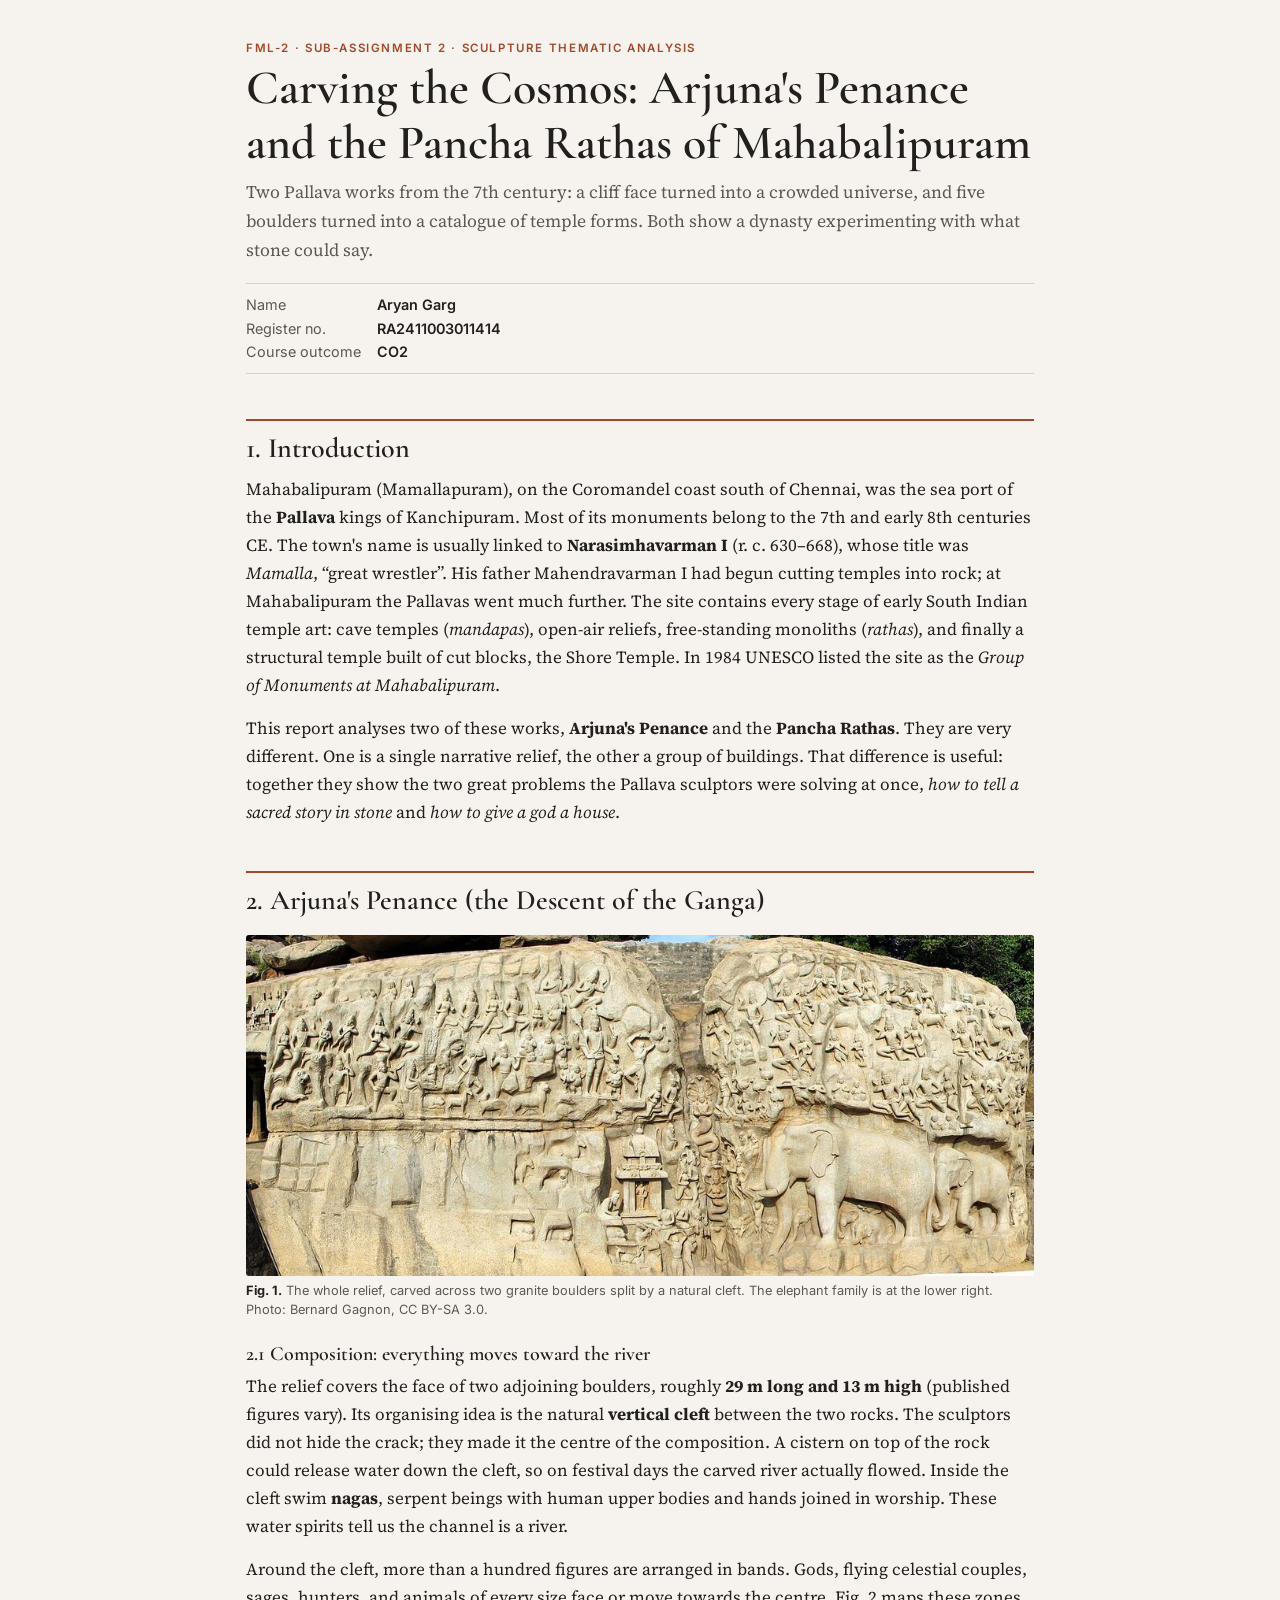
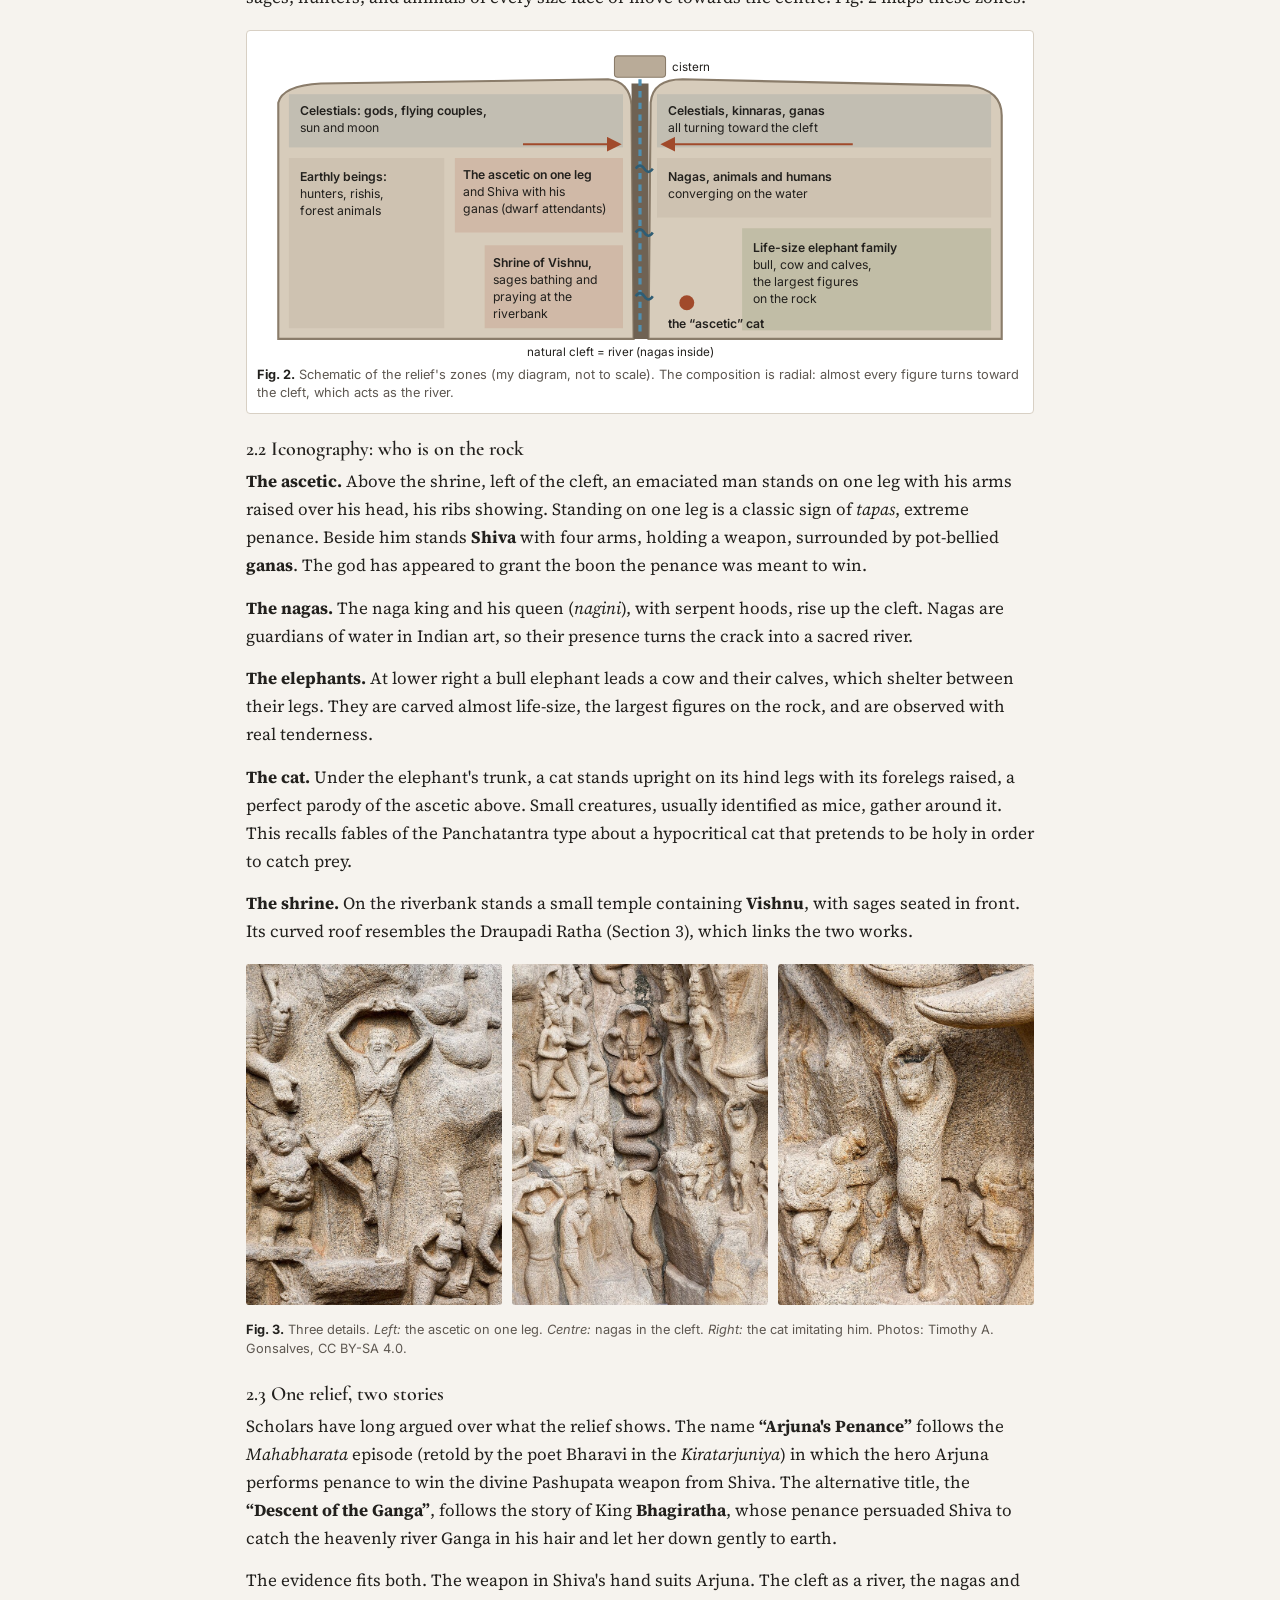
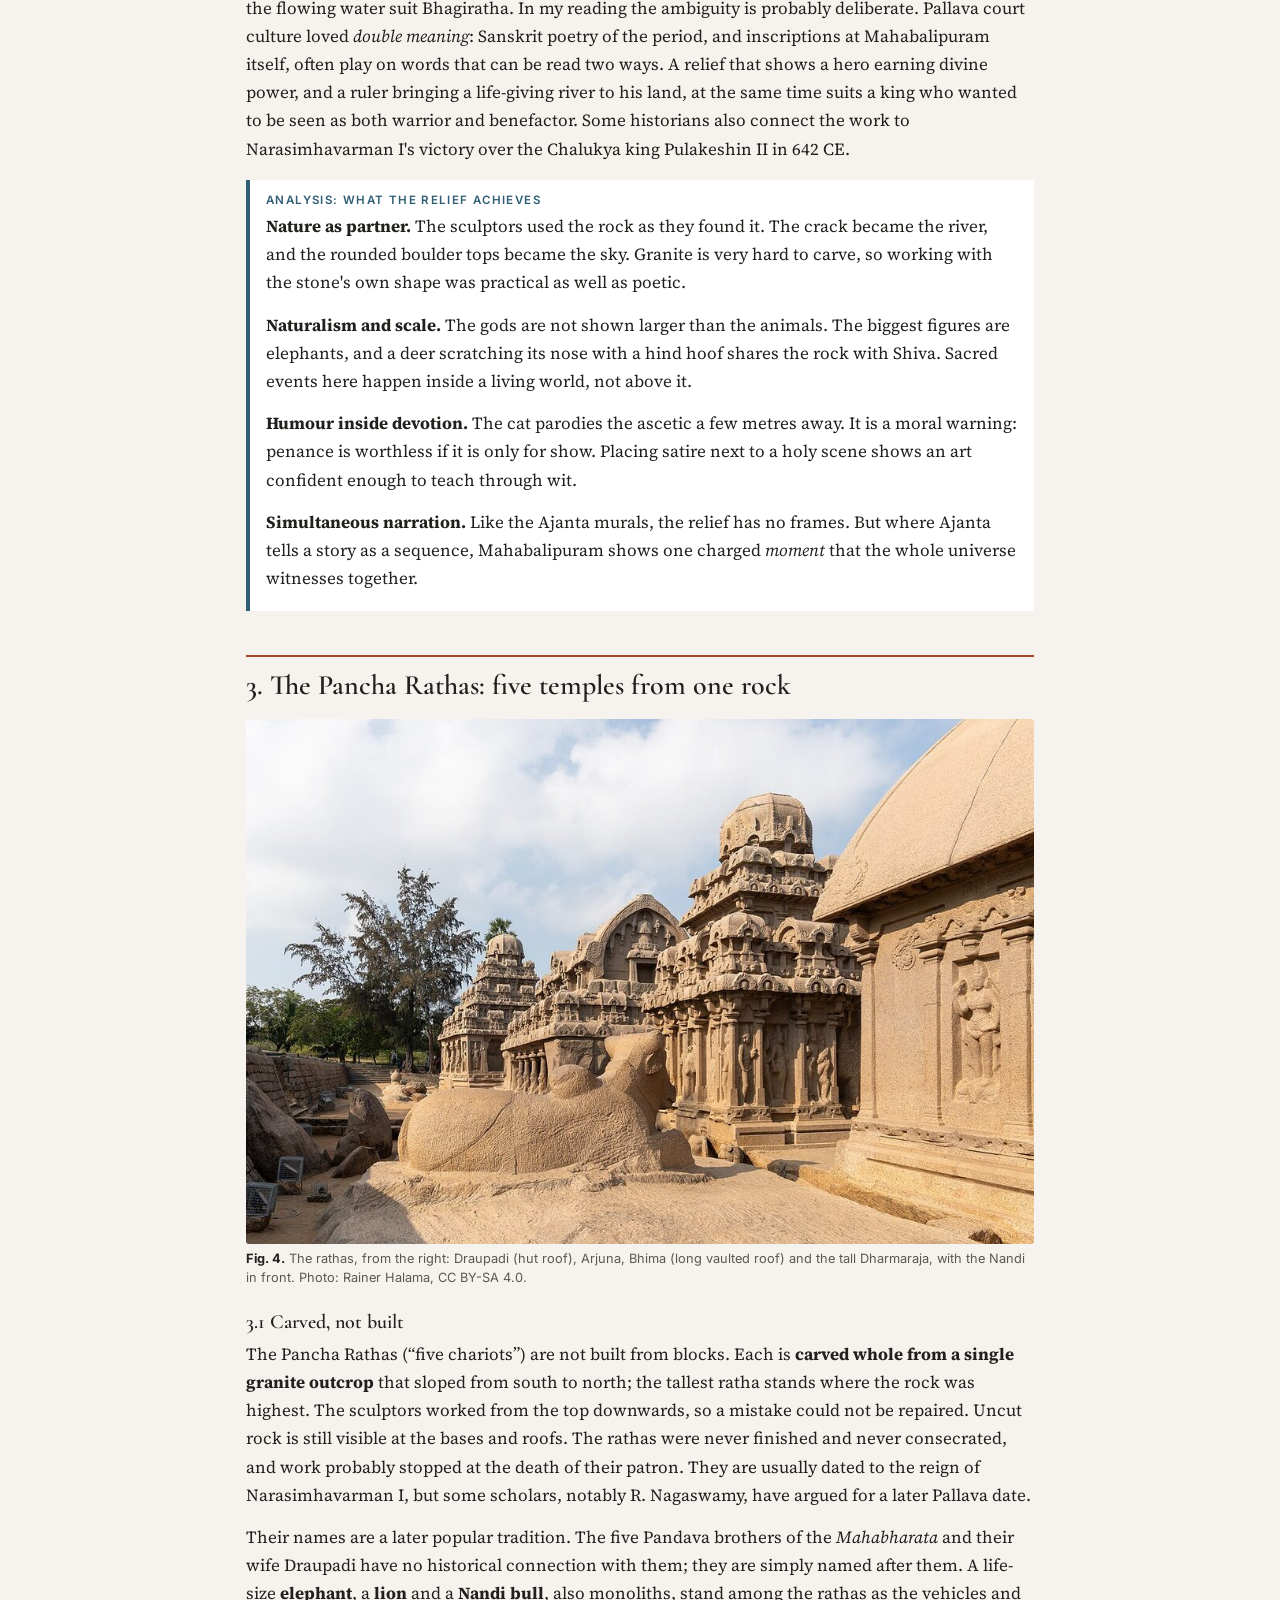
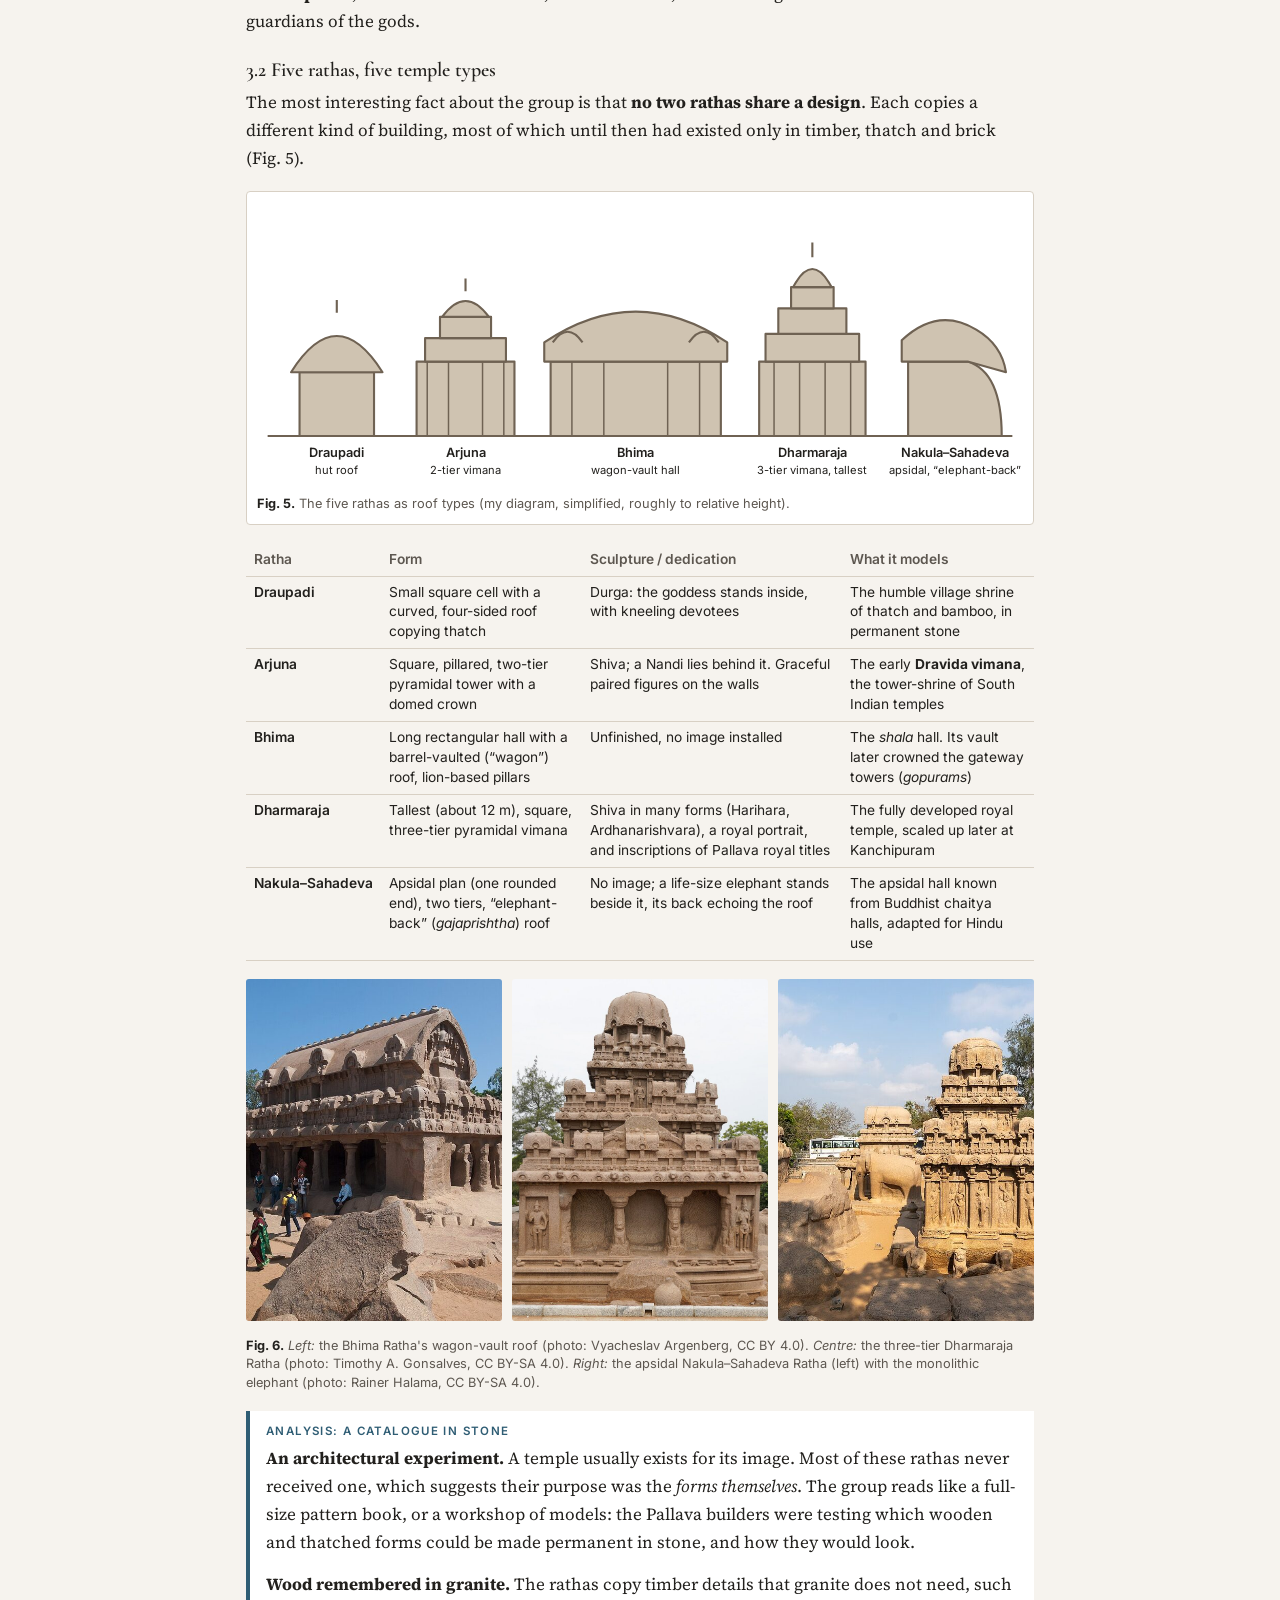
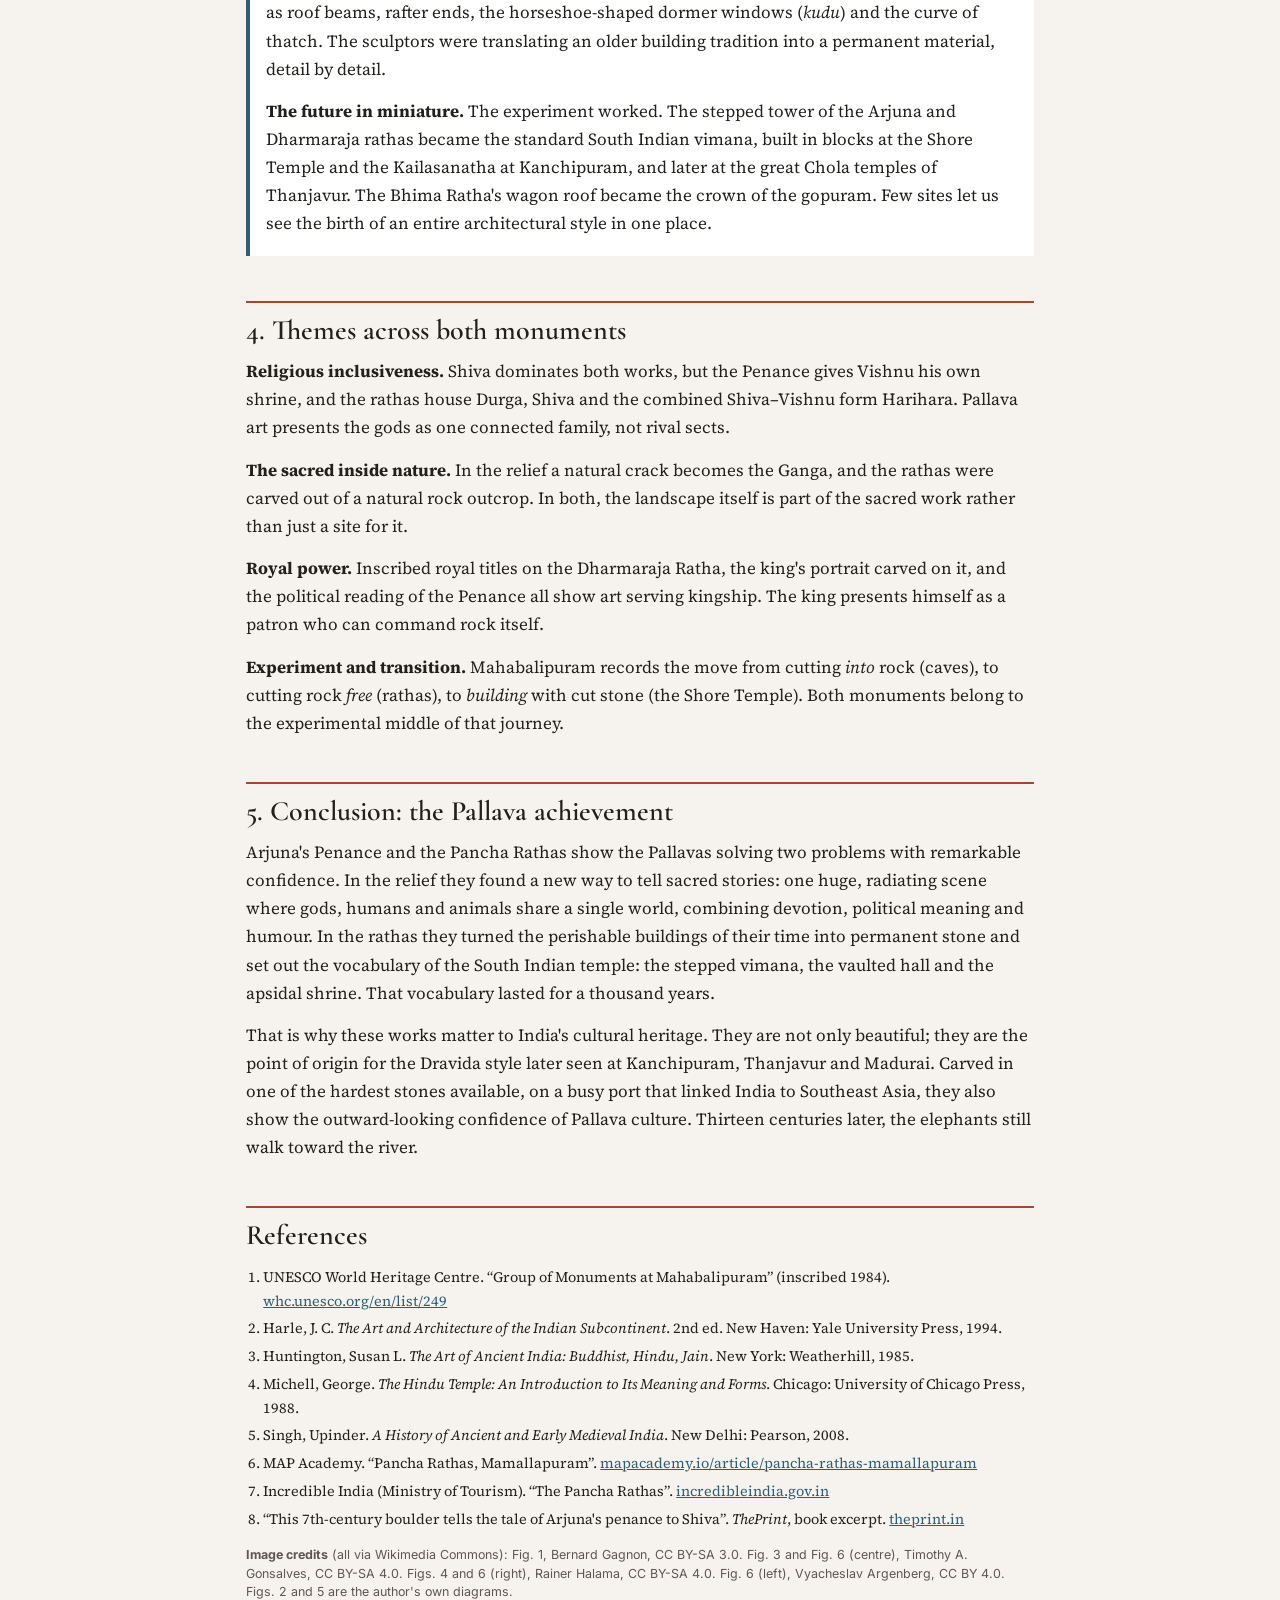
<file: assignment-4-mahabalipuram-analysis/index.html>
<!doctype html>
<html lang="en">
<head>
<meta charset="utf-8">
<meta name="viewport" content="width=device-width, initial-scale=1">
<title>Carving the Cosmos</title>
<meta name="description" content="A thematic analysis of Arjuna's Penance and the Pancha Rathas at Mahabalipuram, and what they show about Pallava art.">
<link rel="preconnect" href="https://fonts.googleapis.com">
<link rel="preconnect" href="https://fonts.gstatic.com" crossorigin>
<link href="https://fonts.googleapis.com/css2?family=Cormorant+Garamond:wght@600&family=Inter:wght@400;600&family=Source+Serif+4:ital,opsz,wght@0,8..60,400;0,8..60,600;1,8..60,400&display=swap" rel="stylesheet">
<link rel="stylesheet" href="css/report.css">
</head>
<body>
<main>

<header>
  <p class="eyebrow">FML-2 &middot; Sub-assignment 2 &middot; Sculpture thematic analysis</p>
  <h1>Carving the Cosmos: Arjuna's Penance and the Pancha Rathas of Mahabalipuram</h1>
  <p class="lede">Two Pallava works from the 7th century: a cliff face turned into a crowded universe, and five
     boulders turned into a catalogue of temple forms. Both show a dynasty experimenting with what stone could say.</p>
  <dl class="meta">
    <dt>Name</dt><dd>Aryan Garg</dd>
    <dt>Register no.</dt><dd>RA2411003011414</dd>
    <dt>Course outcome</dt><dd>CO2</dd>
  </dl>
</header>

<section id="intro">
  <h2>1. Introduction</h2>
  <p>Mahabalipuram (Mamallapuram), on the Coromandel coast south of Chennai, was the sea port of the
     <b>Pallava</b> kings of Kanchipuram. Most of its monuments belong to the 7th and early 8th centuries CE. The town's
     name is usually linked to <b>Narasimhavarman I</b> (r. c. 630&ndash;668), whose title was <i>Mamalla</i>,
     &ldquo;great wrestler&rdquo;. His father Mahendravarman I had begun cutting temples into rock; at Mahabalipuram the
     Pallavas went much further. The site contains every stage of early South Indian temple art:
     cave temples (<i>mandapas</i>), open-air reliefs, free-standing monoliths (<i>rathas</i>), and finally a
     structural temple built of cut blocks, the Shore Temple. In 1984 UNESCO listed the site as the
     <i>Group of Monuments at Mahabalipuram</i>.</p>
  <p>This report analyses two of these works, <b>Arjuna's Penance</b> and the <b>Pancha Rathas</b>. They are very
     different. One is a single narrative relief, the other a group of buildings. That difference is useful: together
     they show the two great problems the Pallava sculptors were solving at once, <i>how to tell a sacred story in stone</i>
     and <i>how to give a god a house</i>.</p>
</section>

<section id="penance">
  <h2>2. Arjuna's Penance (the Descent of the Ganga)</h2>

  <figure>
    <img src="images/penance-full.jpg" alt="The full Arjuna's Penance relief: two huge granite boulders covered in carved figures, split by a vertical natural cleft, with large elephants at lower right">
    <figcaption><b>Fig. 1.</b> The whole relief, carved across two granite boulders split by a natural cleft. The
      elephant family is at the lower right. Photo: Bernard Gagnon, CC BY-SA 3.0.</figcaption>
  </figure>

  <h3>2.1 Composition: everything moves toward the river</h3>
  <p>The relief covers the face of two adjoining boulders, roughly <b>29 m long and 13 m high</b> (published figures
     vary). Its organising idea is the natural <b>vertical cleft</b> between the two rocks. The sculptors did not hide the
     crack; they made it the centre of the composition. A cistern on top of the rock could release water down the
     cleft, so on festival days the carved river actually flowed. Inside the cleft swim <b>nagas</b>, serpent beings
     with human upper bodies and hands joined in worship. These water spirits tell us the channel is a river.</p>
  <p>Around the cleft, more than a hundred figures are arranged in bands. Gods, flying celestial couples, sages,
     hunters, and animals of every size face or move towards the centre. Fig. 2 maps these zones.</p>

  <figure class="diagram" style="color:var(--ink)">
    <svg viewBox="0 0 720 300" role="img" aria-label="Diagram of the relief: two boulders with a central cleft. Celestials across the top, the ascetic and Shiva upper left of the cleft, a shrine lower left, the elephant family lower right, all facing the cleft.">
      <defs>
        <marker id="ar" viewBox="0 0 10 10" refX="8" refY="5" markerWidth="7" markerHeight="7" orient="auto-start-reverse">
          <path d="M0,0 L10,5 L0,10 Z" fill="#a14a2b"/>
        </marker>
      </defs>
      <path d="M20,280 L20,58 Q24,42 60,40 L330,36 Q350,38 352,60 L354,280 Z" fill="#d7ccbb" stroke="#8a7c6a" stroke-width="2"/>
      <path d="M368,280 L370,58 Q372,36 400,36 L670,42 Q700,46 700,70 L700,280 Z" fill="#d7ccbb" stroke="#8a7c6a" stroke-width="2"/>
      <path d="M352,40 L368,40 L368,280 L354,280 Z" fill="#6f6253"/>
      <rect x="336" y="14" width="48" height="20" rx="3" fill="#b9ab98" stroke="#8a7c6a"/>
      <text x="390" y="28" font-size="11" fill="currentColor">cistern</text>
      <path d="M360,36 L360,276" stroke="#4f8fb0" stroke-width="3" stroke-dasharray="6 5"/>
      <g stroke="#2f5d74" stroke-width="2.4" fill="none">
        <path d="M356,120 q4,-6 8,0 t8,0"/><path d="M356,180 q4,-6 8,0 t8,0"/><path d="M356,240 q4,-6 8,0 t8,0"/>
      </g>
      <g font-size="11.5" fill="currentColor">
        <rect x="30" y="50" width="314" height="50" fill="#2f5d74" opacity=".12"/>
        <rect x="376" y="50" width="314" height="50" fill="#2f5d74" opacity=".12"/>
        <text x="40" y="70" font-weight="600">Celestials: gods, flying couples,</text>
        <text x="40" y="86">sun and moon</text>
        <text x="386" y="70" font-weight="600">Celestials, kinnaras, ganas</text>
        <text x="386" y="86">all turning toward the cleft</text>
        <path d="M250,97 L340,97" stroke="#a14a2b" stroke-width="2" marker-end="url(#ar)"/>
        <path d="M560,97 L382,97" stroke="#a14a2b" stroke-width="2" marker-end="url(#ar)"/>

        <rect x="186" y="110" width="158" height="70" fill="#a14a2b" opacity=".14"/>
        <text x="194" y="130" font-weight="600">The ascetic on one leg</text>
        <text x="194" y="146">and Shiva with his</text>
        <text x="194" y="162">ganas (dwarf attendants)</text>

        <rect x="214" y="192" width="130" height="78" fill="#a14a2b" opacity=".14"/>
        <text x="222" y="212" font-weight="600">Shrine of Vishnu,</text>
        <text x="222" y="228">sages bathing and</text>
        <text x="222" y="244">praying at the</text>
        <text x="222" y="260">riverbank</text>

        <rect x="30" y="110" width="146" height="160" fill="#8a7c6a" opacity=".12"/>
        <text x="40" y="132" font-weight="600">Earthly beings:</text>
        <text x="40" y="148">hunters, rishis,</text>
        <text x="40" y="164">forest animals</text>

        <rect x="376" y="110" width="314" height="56" fill="#8a7c6a" opacity=".12"/>
        <text x="386" y="132" font-weight="600">Nagas, animals and humans</text>
        <text x="386" y="148">converging on the water</text>

        <rect x="456" y="176" width="234" height="96" fill="#5f7a4a" opacity=".18"/>
        <text x="466" y="198" font-weight="600">Life-size elephant family</text>
        <text x="466" y="214">bull, cow and calves,</text>
        <text x="466" y="230">the largest figures</text>
        <text x="466" y="246">on the rock</text>

        <circle cx="404" cy="246" r="7" fill="#a14a2b"/>
        <text x="386" y="270" font-weight="600">the &ldquo;ascetic&rdquo; cat</text>
        <text x="342" y="296" text-anchor="middle" font-size="11">natural cleft = river (nagas inside)</text>
      </g>
    </svg>
    <figcaption><b>Fig. 2.</b> Schematic of the relief's zones (my diagram, not to scale). The composition is radial:
      almost every figure turns toward the cleft, which acts as the river.</figcaption>
  </figure>

  <h3>2.2 Iconography: who is on the rock</h3>
  <p><b>The ascetic.</b> Above the shrine, left of the cleft, an emaciated man stands on one leg with his arms raised
     over his head, his ribs showing. Standing on one leg is a classic sign of <i>tapas</i>, extreme penance. Beside him
     stands <b>Shiva</b> with four arms, holding a weapon, surrounded by pot-bellied <b>ganas</b>. The god has appeared
     to grant the boon the penance was meant to win.</p>
  <p><b>The nagas.</b> The naga king and his queen (<i>nagini</i>), with serpent hoods, rise up the cleft. Nagas are
     guardians of water in Indian art, so their presence turns the crack into a sacred river.</p>
  <p><b>The elephants.</b> At lower right a bull elephant leads a cow and their calves, which shelter between their legs.
     They are carved almost life-size, the largest figures on the rock, and are observed with real tenderness.</p>
  <p><b>The cat.</b> Under the elephant's trunk, a cat stands upright on its hind legs with its forelegs raised, a perfect
     parody of the ascetic above. Small creatures, usually identified as mice, gather around it. This recalls fables
     of the Panchatantra type about a hypocritical cat that pretends to be holy in order to catch prey.</p>
  <p><b>The shrine.</b> On the riverbank stands a small temple containing <b>Vishnu</b>, with sages seated in front. Its
     curved roof resembles the Draupadi Ratha (Section 3), which links the two works.</p>

  <figure class="trio">
    <div><img src="images/penance-ascetic.jpg" alt="The emaciated ascetic standing on one leg with arms raised above his head"></div>
    <div><img src="images/penance-nagas.jpg" alt="Naga figures with serpent hoods rising up the central cleft"></div>
    <div><img src="images/penance-cat.jpg" alt="A cat standing upright on its hind legs in imitation of the ascetic"></div>
    <figcaption style="grid-column:1/-1"><b>Fig. 3.</b> Three details. <i>Left:</i> the ascetic on one leg.
      <i>Centre:</i> nagas in the cleft. <i>Right:</i> the cat imitating him. Photos: Timothy A. Gonsalves, CC BY-SA 4.0.</figcaption>
  </figure>

  <h3>2.3 One relief, two stories</h3>
  <p>Scholars have long argued over what the relief shows. The name <b>&ldquo;Arjuna's Penance&rdquo;</b> follows the
     <i>Mahabharata</i> episode (retold by the poet Bharavi in the <i>Kiratarjuniya</i>) in which the hero Arjuna
     performs penance to win the divine Pashupata weapon from Shiva. The alternative title, the <b>&ldquo;Descent of the
     Ganga&rdquo;</b>, follows the story of King <b>Bhagiratha</b>, whose penance persuaded Shiva to catch the heavenly
     river Ganga in his hair and let her down gently to earth.</p>
  <p>The evidence fits both. The weapon in Shiva's hand suits Arjuna. The cleft as a river, the nagas and the flowing water
     suit Bhagiratha. In my reading the ambiguity is probably deliberate. Pallava court culture loved <i>double meaning</i>:
     Sanskrit poetry of the period, and inscriptions at Mahabalipuram itself, often play on words that can be read two
     ways. A relief that shows a hero earning divine power, and a ruler bringing a life-giving river to his land,
     at the same time suits a king who wanted to be seen as both warrior and benefactor. Some historians also connect
     the work to Narasimhavarman I's victory over the Chalukya king Pulakeshin II in 642 CE.</p>

  <div class="analysis">
    <h4>Analysis: what the relief achieves</h4>
    <p><b>Nature as partner.</b> The sculptors used the rock as they found it. The crack became the river, and the
      rounded boulder tops became the sky. Granite is very hard to carve, so working with the stone's own shape was
      practical as well as poetic.</p>
    <p><b>Naturalism and scale.</b> The gods are not shown larger than the animals. The biggest figures are elephants,
      and a deer scratching its nose with a hind hoof shares the rock with Shiva. Sacred events here happen inside a living
      world, not above it.</p>
    <p><b>Humour inside devotion.</b> The cat parodies the ascetic a few metres away. It is a moral warning: penance is
      worthless if it is only for show. Placing satire next to a holy scene shows an art confident enough to teach
      through wit.</p>
    <p><b>Simultaneous narration.</b> Like the Ajanta murals, the relief has no frames. But where Ajanta tells a story
      as a sequence, Mahabalipuram shows one charged <i>moment</i> that the whole universe witnesses together.</p>
  </div>
</section>

<section id="rathas">
  <h2>3. The Pancha Rathas: five temples from one rock</h2>

  <figure>
    <img src="images/rathas-group.jpg" alt="The Pancha Rathas: a row of monolithic granite temples of different shapes, with a carved Nandi bull in front">
    <figcaption><b>Fig. 4.</b> The rathas, from the right: Draupadi (hut roof), Arjuna, Bhima (long
      vaulted roof) and the tall Dharmaraja, with the Nandi in front. Photo: Rainer Halama, CC BY-SA 4.0.</figcaption>
  </figure>

  <h3>3.1 Carved, not built</h3>
  <p>The Pancha Rathas (&ldquo;five chariots&rdquo;) are not built from blocks. Each is <b>carved whole from a single
     granite outcrop</b> that sloped from south to north; the tallest ratha stands where the rock was highest. The
     sculptors worked from the top downwards, so a mistake could not be repaired. Uncut rock is still visible at the
     bases and roofs. The rathas were never finished and never consecrated, and work probably stopped at the death of
     their patron. They are usually dated to the reign of Narasimhavarman I, but some scholars, notably R. Nagaswamy,
     have argued for a later Pallava date.</p>
  <p>Their names are a later popular tradition. The five Pandava brothers of the <i>Mahabharata</i> and their wife
     Draupadi have no historical connection with them; they are simply named after them. A life-size <b>elephant</b>,
     a <b>lion</b> and a <b>Nandi bull</b>, also monoliths, stand among the rathas as the vehicles and guardians of the
     gods.</p>

  <h3>3.2 Five rathas, five temple types</h3>
  <p>The most interesting fact about the group is that <b>no two rathas share a design</b>. Each copies a different kind
     of building, most of which until then had existed only in timber, thatch and brick (Fig. 5).</p>

  <figure class="diagram" style="color:var(--ink)">
    <svg viewBox="0 0 720 270" role="img" aria-label="Silhouettes of the five rathas side by side: Draupadi with a curved hut roof, Arjuna with a two-tier pyramid, Bhima with a long barrel-vaulted roof, Dharmaraja with a tall three-tier pyramid, and Nakula-Sahadeva with an apsidal elephant-backed roof.">
      <g fill="#cfc3b1" stroke="#6f6253" stroke-width="2" stroke-linejoin="round">
        <!-- Draupadi -->
        <rect x="40" y="160" width="70" height="60"/>
        <path d="M32,160 Q75,92 118,160 Z"/>
        <path d="M75,104 L75,92" />
        <!-- Arjuna -->
        <rect x="150" y="150" width="92" height="70"/>
        <rect x="158" y="128" width="76" height="22"/>
        <rect x="172" y="108" width="48" height="20"/>
        <path d="M174,108 Q196,78 218,108 Z"/>
        <path d="M196,84 L196,72"/>
        <!-- Bhima -->
        <rect x="276" y="150" width="160" height="70"/>
        <path d="M270,150 L270,132 Q356,74 442,132 L442,150 Z"/>
        <path d="M278,132 Q292,112 306,132" fill="none"/><path d="M406,132 Q420,112 434,132" fill="none"/>
        <!-- Dharmaraja -->
        <rect x="472" y="150" width="100" height="70"/>
        <rect x="478" y="124" width="88" height="26"/>
        <rect x="490" y="100" width="64" height="24"/>
        <rect x="502" y="80" width="40" height="20"/>
        <path d="M504,80 Q522,46 540,80 Z"/>
        <path d="M522,52 L522,38"/>
        <!-- Nakula-Sahadeva -->
        <path d="M612,220 L612,150 L668,150 Q700,160 700,220 Z"/>
        <path d="M606,150 L606,130 Q640,98 676,120 Q700,134 704,160 L668,150 Z"/>
      </g>
      <g stroke="#6f6253" stroke-width="1.4">
        <path d="M160,150 L160,220 M180,150 L180,220 M212,150 L212,220 M232,150 L232,220"/>
        <path d="M296,150 L296,220 M326,150 L326,220 M386,150 L386,220 M416,150 L416,220"/>
        <path d="M486,150 L486,220 M510,150 L510,220 M534,150 L534,220 M558,150 L558,220"/>
      </g>
      <path d="M10,220 L710,220" stroke="#6f6253" stroke-width="2"/>
      <g font-size="12" fill="currentColor" text-anchor="middle">
        <text x="75" y="240" font-weight="600">Draupadi</text><text x="75" y="256" font-size="10.5">hut roof</text>
        <text x="196" y="240" font-weight="600">Arjuna</text><text x="196" y="256" font-size="10.5">2-tier vimana</text>
        <text x="356" y="240" font-weight="600">Bhima</text><text x="356" y="256" font-size="10.5">wagon-vault hall</text>
        <text x="522" y="240" font-weight="600">Dharmaraja</text><text x="522" y="256" font-size="10.5">3-tier vimana, tallest</text>
        <text x="656" y="240" font-weight="600">Nakula&ndash;Sahadeva</text><text x="656" y="256" font-size="10.5">apsidal, &ldquo;elephant-back&rdquo;</text>
      </g>
    </svg>
    <figcaption><b>Fig. 5.</b> The five rathas as roof types (my diagram, simplified, roughly to relative height).</figcaption>
  </figure>

  <table class="types">
    <thead><tr><th>Ratha</th><th>Form</th><th>Sculpture / dedication</th><th>What it models</th></tr></thead>
    <tbody>
      <tr><td>Draupadi</td><td>Small square cell with a curved, four-sided roof copying thatch</td><td>Durga: the goddess
        stands inside, with kneeling devotees</td><td>The humble village shrine of thatch and bamboo, in permanent stone</td></tr>
      <tr><td>Arjuna</td><td>Square, pillared, two-tier pyramidal tower with a domed crown</td><td>Shiva; a Nandi lies
        behind it. Graceful paired figures on the walls</td><td>The early <b>Dravida vimana</b>, the tower-shrine of South Indian temples</td></tr>
      <tr><td>Bhima</td><td>Long rectangular hall with a barrel-vaulted (&ldquo;wagon&rdquo;) roof, lion-based pillars</td><td>Unfinished,
        no image installed</td><td>The <i>shala</i> hall. Its vault later crowned the gateway towers (<i>gopurams</i>)</td></tr>
      <tr><td>Dharmaraja</td><td>Tallest (about 12 m), square, three-tier pyramidal vimana</td><td>Shiva in many forms
        (Harihara, Ardhanarishvara), a royal portrait, and inscriptions of Pallava royal titles</td><td>The fully developed royal temple, scaled up later at Kanchipuram</td></tr>
      <tr><td>Nakula&ndash;Sahadeva</td><td>Apsidal plan (one rounded end), two tiers, &ldquo;elephant-back&rdquo; (<i>gajaprishtha</i>) roof</td><td>No image; a
        life-size elephant stands beside it, its back echoing the roof</td><td>The apsidal hall known from Buddhist chaitya halls, adapted for Hindu use</td></tr>
    </tbody>
  </table>

  <figure class="trio">
    <div><img src="images/ratha-bhima.jpg" alt="The Bhima Ratha with its long barrel-vaulted roof and pillared front"></div>
    <div><img src="images/ratha-dharmaraja.jpg" alt="The Dharmaraja Ratha, a square pyramidal temple rising in three tiers"></div>
    <div><img src="images/ratha-nakula.jpg" alt="The apsidal Nakula-Sahadeva Ratha with the life-size monolithic elephant beside it"></div>
    <figcaption style="grid-column:1/-1"><b>Fig. 6.</b> <i>Left:</i> the Bhima Ratha's wagon-vault roof (photo:
      Vyacheslav Argenberg, CC BY 4.0). <i>Centre:</i> the three-tier Dharmaraja Ratha (photo: Timothy A. Gonsalves,
      CC BY-SA 4.0). <i>Right:</i> the apsidal Nakula&ndash;Sahadeva Ratha (left) with the monolithic elephant
      (photo: Rainer Halama, CC BY-SA 4.0).</figcaption>
  </figure>

  <div class="analysis">
    <h4>Analysis: a catalogue in stone</h4>
    <p><b>An architectural experiment.</b> A temple usually exists for its image. Most of these rathas never received
      one, which suggests their purpose was the <i>forms themselves</i>. The group reads like a full-size pattern book,
      or a workshop of models: the Pallava builders were testing which wooden and thatched forms could be made
      permanent in stone, and how they would look.</p>
    <p><b>Wood remembered in granite.</b> The rathas copy timber details that granite does not need, such as
      roof beams, rafter ends, the horseshoe-shaped dormer windows (<i>kudu</i>) and the curve of thatch. The sculptors
      were translating an older building tradition into a permanent material, detail by detail.</p>
    <p><b>The future in miniature.</b> The experiment worked. The stepped tower of the Arjuna and Dharmaraja rathas
      became the standard South Indian vimana, built in blocks at the Shore Temple and the Kailasanatha at Kanchipuram,
      and later at the great Chola temples of Thanjavur. The Bhima Ratha's wagon roof became the crown of the gopuram.
      Few sites let us see the birth of an entire architectural style in one place.</p>
  </div>
</section>

<section id="themes">
  <h2>4. Themes across both monuments</h2>
  <p><b>Religious inclusiveness.</b> Shiva dominates both works, but the Penance gives Vishnu his own shrine, and the
     rathas house Durga, Shiva and the combined Shiva&ndash;Vishnu form Harihara. Pallava art presents the gods as one
     connected family, not rival sects.</p>
  <p><b>The sacred inside nature.</b> In the relief a natural crack becomes the Ganga, and the rathas were carved out of a
     natural rock outcrop. In both, the landscape itself is part of the sacred work rather than just a site for it.</p>
  <p><b>Royal power.</b> Inscribed royal titles on the Dharmaraja Ratha, the king's portrait carved on it, and the political
     reading of the Penance all show art serving kingship. The king presents himself as a patron who can command
     rock itself.</p>
  <p><b>Experiment and transition.</b> Mahabalipuram records the move from cutting <i>into</i> rock (caves), to cutting
     rock <i>free</i> (rathas), to <i>building</i> with cut stone (the Shore Temple). Both monuments belong to the
     experimental middle of that journey.</p>
</section>

<section id="conclusion">
  <h2>5. Conclusion: the Pallava achievement</h2>
  <p>Arjuna's Penance and the Pancha Rathas show the Pallavas solving two problems with remarkable confidence. In the
     relief they found a new way to tell sacred stories: one huge, radiating scene where gods, humans and animals share a
     single world, combining devotion, political meaning and humour. In the rathas they turned the perishable buildings
     of their time into permanent stone and set out the vocabulary of the South Indian temple: the stepped vimana,
     the vaulted hall and the apsidal shrine. That vocabulary lasted for a thousand years.</p>
  <p>That is why these works matter to India's cultural heritage. They are not only beautiful; they are the point of
     origin for the Dravida style later seen at Kanchipuram, Thanjavur and Madurai. Carved in one of the hardest stones
     available, on a busy port that linked India to Southeast Asia, they also show the outward-looking confidence
     of Pallava culture. Thirteen centuries later, the elephants still walk toward the river.</p>
</section>

<section id="references">
  <h2>References</h2>
  <ol class="refs">
    <li>UNESCO World Heritage Centre. &ldquo;Group of Monuments at Mahabalipuram&rdquo; (inscribed 1984).
        <a href="https://whc.unesco.org/en/list/249">whc.unesco.org/en/list/249</a></li>
    <li>Harle, J. C. <i>The Art and Architecture of the Indian Subcontinent</i>. 2nd ed. New Haven: Yale University Press, 1994.</li>
    <li>Huntington, Susan L. <i>The Art of Ancient India: Buddhist, Hindu, Jain</i>. New York: Weatherhill, 1985.</li>
    <li>Michell, George. <i>The Hindu Temple: An Introduction to Its Meaning and Forms</i>. Chicago: University of Chicago Press, 1988.</li>
    <li>Singh, Upinder. <i>A History of Ancient and Early Medieval India</i>. New Delhi: Pearson, 2008.</li>
    <li>MAP Academy. &ldquo;Pancha Rathas, Mamallapuram&rdquo;.
        <a href="https://mapacademy.io/article/pancha-rathas-mamallapuram/">mapacademy.io/article/pancha-rathas-mamallapuram</a></li>
    <li>Incredible India (Ministry of Tourism). &ldquo;The Pancha Rathas&rdquo;.
        <a href="https://www.incredibleindia.gov.in/en/tamil-nadu/mamallapuram/the-pancha-rathas">incredibleindia.gov.in</a></li>
    <li>&ldquo;This 7th-century boulder tells the tale of Arjuna's penance to Shiva&rdquo;. <i>ThePrint</i>, book excerpt.
        <a href="https://theprint.in/pageturner/excerpt/this-7th-century-boulder-tells-the-tale-of-arjunas-penance-to-shiva-during-mahabharata/1651186">theprint.in</a></li>
  </ol>
  <p class="credits"><b>Image credits</b> (all via Wikimedia Commons): Fig. 1, Bernard Gagnon, CC BY-SA 3.0. Fig. 3 and
     Fig. 6 (centre), Timothy A. Gonsalves, CC BY-SA 4.0. Figs. 4 and 6 (right), Rainer Halama, CC BY-SA 4.0. Fig. 6 (left),
     Vyacheslav Argenberg, CC BY 4.0. Figs. 2 and 5 are the author's own diagrams.</p>
</section>

</main>
</body>
</html>
</file>
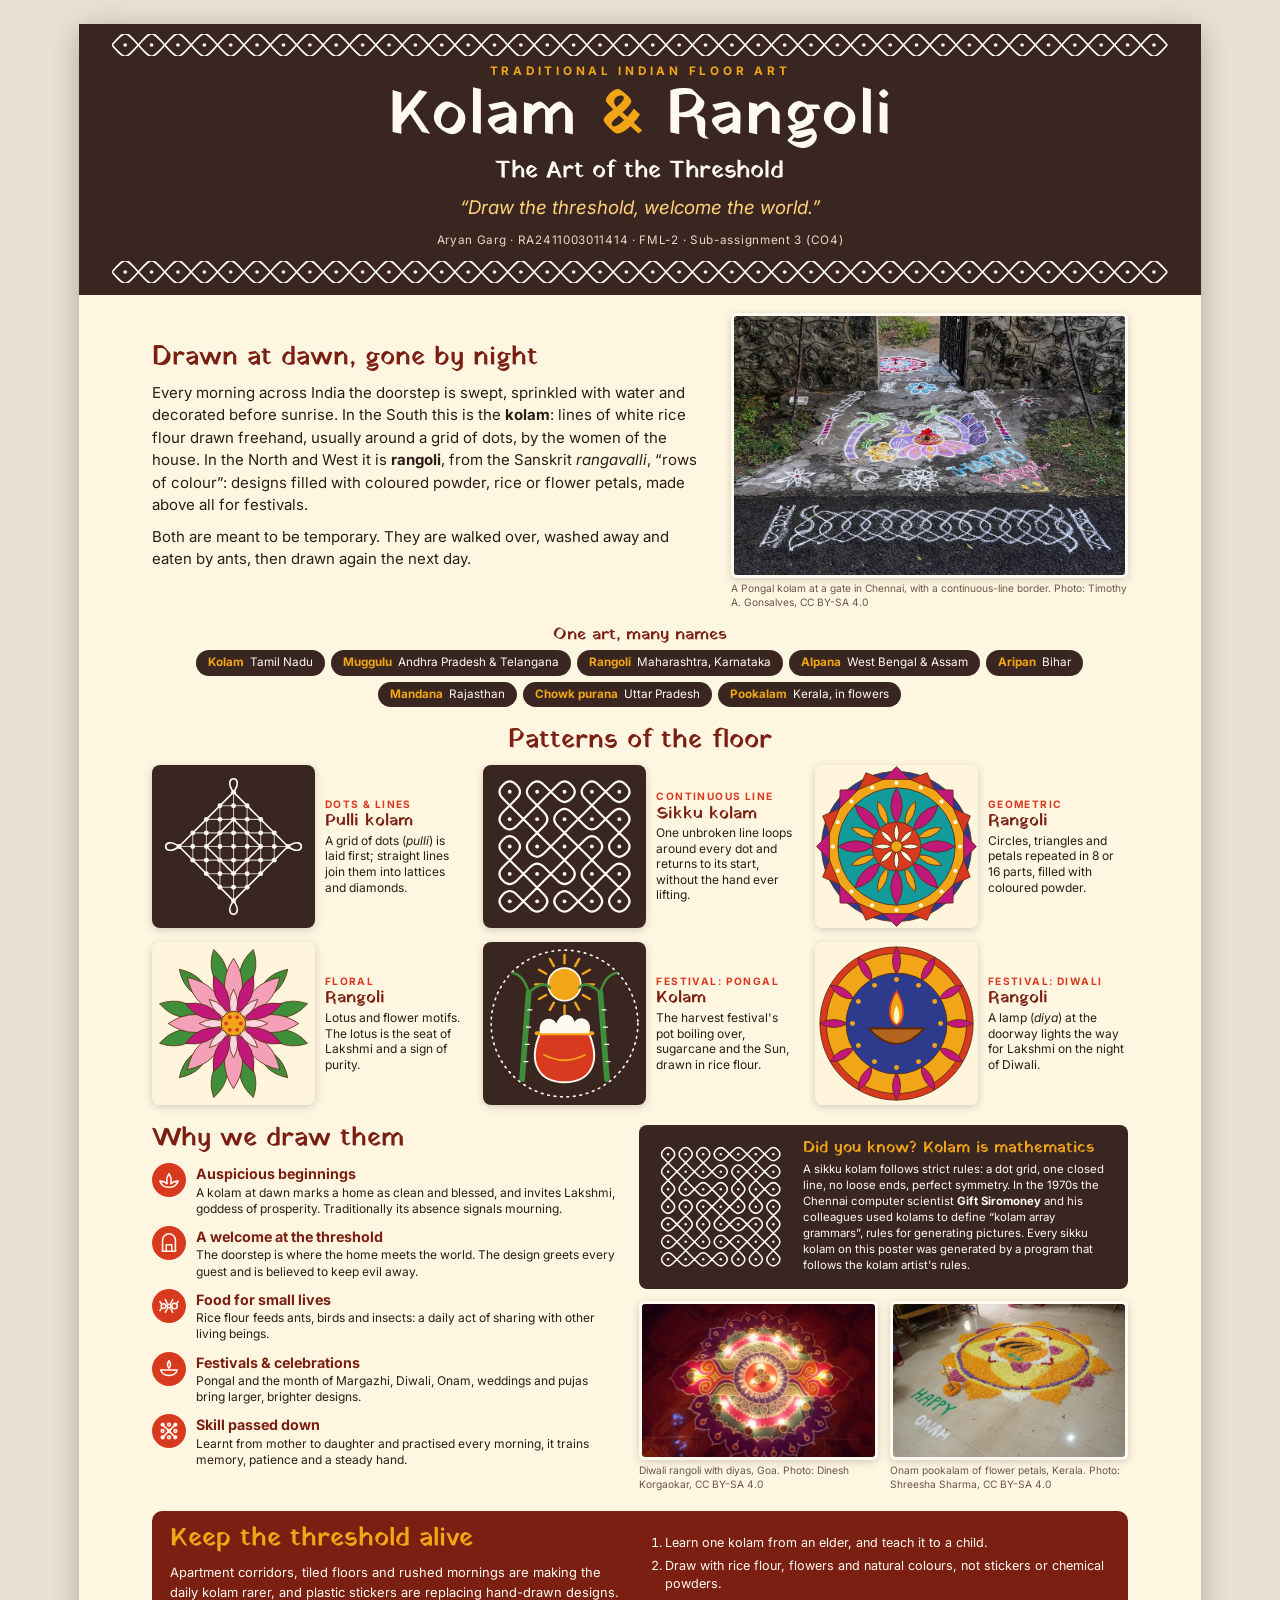
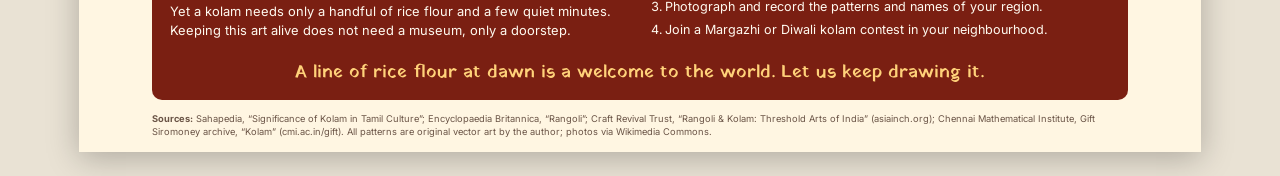
<file: assignment-5-kolam-rangoli-poster/index.html>
<!doctype html>
<html lang="en">
<head>
<meta charset="utf-8">
<meta name="viewport" content="width=device-width, initial-scale=1">
<title>Kolam &amp; Rangoli Poster</title>
<meta name="description" content="A poster on Kolam and Rangoli, the traditional floor art of India: patterns, meaning and why to preserve them.">
<link rel="preconnect" href="https://fonts.googleapis.com">
<link rel="preconnect" href="https://fonts.gstatic.com" crossorigin>
<link href="https://fonts.googleapis.com/css2?family=Yatra+One&family=Inter:wght@400;600;700&display=swap" rel="stylesheet">
<link rel="stylesheet" href="css/poster.css">
</head>
<body>
<main class="poster">

  <header class="mast">
    <div class="braid-wrap"><svg viewBox="0 0 1120 24" preserveAspectRatio="none" aria-hidden="true" class="braid"><path d="M 0,12.0 C 14.0,-4.416 14.0,-4.416 28,12.0 C 42.0,28.416 42.0,28.416 56,12.0 C 70.0,-4.416 70.0,-4.416 84,12.0 C 98.0,28.416 98.0,28.416 112,12.0 C 126.0,-4.416 126.0,-4.416 140,12.0 C 154.0,28.416 154.0,28.416 168,12.0 C 182.0,-4.416 182.0,-4.416 196,12.0 C 210.0,28.416 210.0,28.416 224,12.0 C 238.0,-4.416 238.0,-4.416 252,12.0 C 266.0,28.416 266.0,28.416 280,12.0 C 294.0,-4.416 294.0,-4.416 308,12.0 C 322.0,28.416 322.0,28.416 336,12.0 C 350.0,-4.416 350.0,-4.416 364,12.0 C 378.0,28.416 378.0,28.416 392,12.0 C 406.0,-4.416 406.0,-4.416 420,12.0 C 434.0,28.416 434.0,28.416 448,12.0 C 462.0,-4.416 462.0,-4.416 476,12.0 C 490.0,28.416 490.0,28.416 504,12.0 C 518.0,-4.416 518.0,-4.416 532,12.0 C 546.0,28.416 546.0,28.416 560,12.0 C 574.0,-4.416 574.0,-4.416 588,12.0 C 602.0,28.416 602.0,28.416 616,12.0 C 630.0,-4.416 630.0,-4.416 644,12.0 C 658.0,28.416 658.0,28.416 672,12.0 C 686.0,-4.416 686.0,-4.416 700,12.0 C 714.0,28.416 714.0,28.416 728,12.0 C 742.0,-4.416 742.0,-4.416 756,12.0 C 770.0,28.416 770.0,28.416 784,12.0 C 798.0,-4.416 798.0,-4.416 812,12.0 C 826.0,28.416 826.0,28.416 840,12.0 C 854.0,-4.416 854.0,-4.416 868,12.0 C 882.0,28.416 882.0,28.416 896,12.0 C 910.0,-4.416 910.0,-4.416 924,12.0 C 938.0,28.416 938.0,28.416 952,12.0 C 966.0,-4.416 966.0,-4.416 980,12.0 C 994.0,28.416 994.0,28.416 1008,12.0 C 1022.0,-4.416 1022.0,-4.416 1036,12.0 C 1050.0,28.416 1050.0,28.416 1064,12.0 C 1078.0,-4.416 1078.0,-4.416 1092,12.0 C 1106.0,28.416 1106.0,28.416 1120,12.0" fill="none" stroke="#fffaf0" stroke-width="1.8"/><path d="M 0,12.0 C 14.0,28.416 14.0,28.416 28,12.0 C 42.0,-4.416 42.0,-4.416 56,12.0 C 70.0,28.416 70.0,28.416 84,12.0 C 98.0,-4.416 98.0,-4.416 112,12.0 C 126.0,28.416 126.0,28.416 140,12.0 C 154.0,-4.416 154.0,-4.416 168,12.0 C 182.0,28.416 182.0,28.416 196,12.0 C 210.0,-4.416 210.0,-4.416 224,12.0 C 238.0,28.416 238.0,28.416 252,12.0 C 266.0,-4.416 266.0,-4.416 280,12.0 C 294.0,28.416 294.0,28.416 308,12.0 C 322.0,-4.416 322.0,-4.416 336,12.0 C 350.0,28.416 350.0,28.416 364,12.0 C 378.0,-4.416 378.0,-4.416 392,12.0 C 406.0,28.416 406.0,28.416 420,12.0 C 434.0,-4.416 434.0,-4.416 448,12.0 C 462.0,28.416 462.0,28.416 476,12.0 C 490.0,-4.416 490.0,-4.416 504,12.0 C 518.0,28.416 518.0,28.416 532,12.0 C 546.0,-4.416 546.0,-4.416 560,12.0 C 574.0,28.416 574.0,28.416 588,12.0 C 602.0,-4.416 602.0,-4.416 616,12.0 C 630.0,28.416 630.0,28.416 644,12.0 C 658.0,-4.416 658.0,-4.416 672,12.0 C 686.0,28.416 686.0,28.416 700,12.0 C 714.0,-4.416 714.0,-4.416 728,12.0 C 742.0,28.416 742.0,28.416 756,12.0 C 770.0,-4.416 770.0,-4.416 784,12.0 C 798.0,28.416 798.0,28.416 812,12.0 C 826.0,-4.416 826.0,-4.416 840,12.0 C 854.0,28.416 854.0,28.416 868,12.0 C 882.0,-4.416 882.0,-4.416 896,12.0 C 910.0,28.416 910.0,28.416 924,12.0 C 938.0,-4.416 938.0,-4.416 952,12.0 C 966.0,28.416 966.0,28.416 980,12.0 C 994.0,-4.416 994.0,-4.416 1008,12.0 C 1022.0,28.416 1022.0,28.416 1036,12.0 C 1050.0,-4.416 1050.0,-4.416 1064,12.0 C 1078.0,28.416 1078.0,28.416 1092,12.0 C 1106.0,-4.416 1106.0,-4.416 1120,12.0" fill="none" stroke="#fffaf0" stroke-width="1.8"/><circle cx="14.0" cy="12.0" r="2" fill="#fffaf0"/><circle cx="42.0" cy="12.0" r="2" fill="#fffaf0"/><circle cx="70.0" cy="12.0" r="2" fill="#fffaf0"/><circle cx="98.0" cy="12.0" r="2" fill="#fffaf0"/><circle cx="126.0" cy="12.0" r="2" fill="#fffaf0"/><circle cx="154.0" cy="12.0" r="2" fill="#fffaf0"/><circle cx="182.0" cy="12.0" r="2" fill="#fffaf0"/><circle cx="210.0" cy="12.0" r="2" fill="#fffaf0"/><circle cx="238.0" cy="12.0" r="2" fill="#fffaf0"/><circle cx="266.0" cy="12.0" r="2" fill="#fffaf0"/><circle cx="294.0" cy="12.0" r="2" fill="#fffaf0"/><circle cx="322.0" cy="12.0" r="2" fill="#fffaf0"/><circle cx="350.0" cy="12.0" r="2" fill="#fffaf0"/><circle cx="378.0" cy="12.0" r="2" fill="#fffaf0"/><circle cx="406.0" cy="12.0" r="2" fill="#fffaf0"/><circle cx="434.0" cy="12.0" r="2" fill="#fffaf0"/><circle cx="462.0" cy="12.0" r="2" fill="#fffaf0"/><circle cx="490.0" cy="12.0" r="2" fill="#fffaf0"/><circle cx="518.0" cy="12.0" r="2" fill="#fffaf0"/><circle cx="546.0" cy="12.0" r="2" fill="#fffaf0"/><circle cx="574.0" cy="12.0" r="2" fill="#fffaf0"/><circle cx="602.0" cy="12.0" r="2" fill="#fffaf0"/><circle cx="630.0" cy="12.0" r="2" fill="#fffaf0"/><circle cx="658.0" cy="12.0" r="2" fill="#fffaf0"/><circle cx="686.0" cy="12.0" r="2" fill="#fffaf0"/><circle cx="714.0" cy="12.0" r="2" fill="#fffaf0"/><circle cx="742.0" cy="12.0" r="2" fill="#fffaf0"/><circle cx="770.0" cy="12.0" r="2" fill="#fffaf0"/><circle cx="798.0" cy="12.0" r="2" fill="#fffaf0"/><circle cx="826.0" cy="12.0" r="2" fill="#fffaf0"/><circle cx="854.0" cy="12.0" r="2" fill="#fffaf0"/><circle cx="882.0" cy="12.0" r="2" fill="#fffaf0"/><circle cx="910.0" cy="12.0" r="2" fill="#fffaf0"/><circle cx="938.0" cy="12.0" r="2" fill="#fffaf0"/><circle cx="966.0" cy="12.0" r="2" fill="#fffaf0"/><circle cx="994.0" cy="12.0" r="2" fill="#fffaf0"/><circle cx="1022.0" cy="12.0" r="2" fill="#fffaf0"/><circle cx="1050.0" cy="12.0" r="2" fill="#fffaf0"/><circle cx="1078.0" cy="12.0" r="2" fill="#fffaf0"/><circle cx="1106.0" cy="12.0" r="2" fill="#fffaf0"/></svg></div>
    <p class="kicker">Traditional Indian Floor Art</p>
    <h1>Kolam <span>&amp;</span> Rangoli</h1>
    <p class="subtitle">The Art of the Threshold</p>
    <p class="slogan">&ldquo;Draw the threshold, welcome the world.&rdquo;</p>
    <p class="byline">Aryan Garg &middot; RA2411003011414 &middot; FML-2 &middot; Sub-assignment 3 (CO4)</p>
    <div class="braid-wrap"><svg viewBox="0 0 1120 24" preserveAspectRatio="none" aria-hidden="true" class="braid"><path d="M 0,12.0 C 14.0,-4.416 14.0,-4.416 28,12.0 C 42.0,28.416 42.0,28.416 56,12.0 C 70.0,-4.416 70.0,-4.416 84,12.0 C 98.0,28.416 98.0,28.416 112,12.0 C 126.0,-4.416 126.0,-4.416 140,12.0 C 154.0,28.416 154.0,28.416 168,12.0 C 182.0,-4.416 182.0,-4.416 196,12.0 C 210.0,28.416 210.0,28.416 224,12.0 C 238.0,-4.416 238.0,-4.416 252,12.0 C 266.0,28.416 266.0,28.416 280,12.0 C 294.0,-4.416 294.0,-4.416 308,12.0 C 322.0,28.416 322.0,28.416 336,12.0 C 350.0,-4.416 350.0,-4.416 364,12.0 C 378.0,28.416 378.0,28.416 392,12.0 C 406.0,-4.416 406.0,-4.416 420,12.0 C 434.0,28.416 434.0,28.416 448,12.0 C 462.0,-4.416 462.0,-4.416 476,12.0 C 490.0,28.416 490.0,28.416 504,12.0 C 518.0,-4.416 518.0,-4.416 532,12.0 C 546.0,28.416 546.0,28.416 560,12.0 C 574.0,-4.416 574.0,-4.416 588,12.0 C 602.0,28.416 602.0,28.416 616,12.0 C 630.0,-4.416 630.0,-4.416 644,12.0 C 658.0,28.416 658.0,28.416 672,12.0 C 686.0,-4.416 686.0,-4.416 700,12.0 C 714.0,28.416 714.0,28.416 728,12.0 C 742.0,-4.416 742.0,-4.416 756,12.0 C 770.0,28.416 770.0,28.416 784,12.0 C 798.0,-4.416 798.0,-4.416 812,12.0 C 826.0,28.416 826.0,28.416 840,12.0 C 854.0,-4.416 854.0,-4.416 868,12.0 C 882.0,28.416 882.0,28.416 896,12.0 C 910.0,-4.416 910.0,-4.416 924,12.0 C 938.0,28.416 938.0,28.416 952,12.0 C 966.0,-4.416 966.0,-4.416 980,12.0 C 994.0,28.416 994.0,28.416 1008,12.0 C 1022.0,-4.416 1022.0,-4.416 1036,12.0 C 1050.0,28.416 1050.0,28.416 1064,12.0 C 1078.0,-4.416 1078.0,-4.416 1092,12.0 C 1106.0,28.416 1106.0,28.416 1120,12.0" fill="none" stroke="#fffaf0" stroke-width="1.8"/><path d="M 0,12.0 C 14.0,28.416 14.0,28.416 28,12.0 C 42.0,-4.416 42.0,-4.416 56,12.0 C 70.0,28.416 70.0,28.416 84,12.0 C 98.0,-4.416 98.0,-4.416 112,12.0 C 126.0,28.416 126.0,28.416 140,12.0 C 154.0,-4.416 154.0,-4.416 168,12.0 C 182.0,28.416 182.0,28.416 196,12.0 C 210.0,-4.416 210.0,-4.416 224,12.0 C 238.0,28.416 238.0,28.416 252,12.0 C 266.0,-4.416 266.0,-4.416 280,12.0 C 294.0,28.416 294.0,28.416 308,12.0 C 322.0,-4.416 322.0,-4.416 336,12.0 C 350.0,28.416 350.0,28.416 364,12.0 C 378.0,-4.416 378.0,-4.416 392,12.0 C 406.0,28.416 406.0,28.416 420,12.0 C 434.0,-4.416 434.0,-4.416 448,12.0 C 462.0,28.416 462.0,28.416 476,12.0 C 490.0,-4.416 490.0,-4.416 504,12.0 C 518.0,28.416 518.0,28.416 532,12.0 C 546.0,-4.416 546.0,-4.416 560,12.0 C 574.0,28.416 574.0,28.416 588,12.0 C 602.0,-4.416 602.0,-4.416 616,12.0 C 630.0,28.416 630.0,28.416 644,12.0 C 658.0,-4.416 658.0,-4.416 672,12.0 C 686.0,28.416 686.0,28.416 700,12.0 C 714.0,-4.416 714.0,-4.416 728,12.0 C 742.0,28.416 742.0,28.416 756,12.0 C 770.0,-4.416 770.0,-4.416 784,12.0 C 798.0,28.416 798.0,28.416 812,12.0 C 826.0,-4.416 826.0,-4.416 840,12.0 C 854.0,28.416 854.0,28.416 868,12.0 C 882.0,-4.416 882.0,-4.416 896,12.0 C 910.0,28.416 910.0,28.416 924,12.0 C 938.0,-4.416 938.0,-4.416 952,12.0 C 966.0,28.416 966.0,28.416 980,12.0 C 994.0,-4.416 994.0,-4.416 1008,12.0 C 1022.0,28.416 1022.0,28.416 1036,12.0 C 1050.0,-4.416 1050.0,-4.416 1064,12.0 C 1078.0,28.416 1078.0,28.416 1092,12.0 C 1106.0,-4.416 1106.0,-4.416 1120,12.0" fill="none" stroke="#fffaf0" stroke-width="1.8"/><circle cx="14.0" cy="12.0" r="2" fill="#fffaf0"/><circle cx="42.0" cy="12.0" r="2" fill="#fffaf0"/><circle cx="70.0" cy="12.0" r="2" fill="#fffaf0"/><circle cx="98.0" cy="12.0" r="2" fill="#fffaf0"/><circle cx="126.0" cy="12.0" r="2" fill="#fffaf0"/><circle cx="154.0" cy="12.0" r="2" fill="#fffaf0"/><circle cx="182.0" cy="12.0" r="2" fill="#fffaf0"/><circle cx="210.0" cy="12.0" r="2" fill="#fffaf0"/><circle cx="238.0" cy="12.0" r="2" fill="#fffaf0"/><circle cx="266.0" cy="12.0" r="2" fill="#fffaf0"/><circle cx="294.0" cy="12.0" r="2" fill="#fffaf0"/><circle cx="322.0" cy="12.0" r="2" fill="#fffaf0"/><circle cx="350.0" cy="12.0" r="2" fill="#fffaf0"/><circle cx="378.0" cy="12.0" r="2" fill="#fffaf0"/><circle cx="406.0" cy="12.0" r="2" fill="#fffaf0"/><circle cx="434.0" cy="12.0" r="2" fill="#fffaf0"/><circle cx="462.0" cy="12.0" r="2" fill="#fffaf0"/><circle cx="490.0" cy="12.0" r="2" fill="#fffaf0"/><circle cx="518.0" cy="12.0" r="2" fill="#fffaf0"/><circle cx="546.0" cy="12.0" r="2" fill="#fffaf0"/><circle cx="574.0" cy="12.0" r="2" fill="#fffaf0"/><circle cx="602.0" cy="12.0" r="2" fill="#fffaf0"/><circle cx="630.0" cy="12.0" r="2" fill="#fffaf0"/><circle cx="658.0" cy="12.0" r="2" fill="#fffaf0"/><circle cx="686.0" cy="12.0" r="2" fill="#fffaf0"/><circle cx="714.0" cy="12.0" r="2" fill="#fffaf0"/><circle cx="742.0" cy="12.0" r="2" fill="#fffaf0"/><circle cx="770.0" cy="12.0" r="2" fill="#fffaf0"/><circle cx="798.0" cy="12.0" r="2" fill="#fffaf0"/><circle cx="826.0" cy="12.0" r="2" fill="#fffaf0"/><circle cx="854.0" cy="12.0" r="2" fill="#fffaf0"/><circle cx="882.0" cy="12.0" r="2" fill="#fffaf0"/><circle cx="910.0" cy="12.0" r="2" fill="#fffaf0"/><circle cx="938.0" cy="12.0" r="2" fill="#fffaf0"/><circle cx="966.0" cy="12.0" r="2" fill="#fffaf0"/><circle cx="994.0" cy="12.0" r="2" fill="#fffaf0"/><circle cx="1022.0" cy="12.0" r="2" fill="#fffaf0"/><circle cx="1050.0" cy="12.0" r="2" fill="#fffaf0"/><circle cx="1078.0" cy="12.0" r="2" fill="#fffaf0"/><circle cx="1106.0" cy="12.0" r="2" fill="#fffaf0"/></svg></div>
  </header>

  <section class="intro">
    <div>
      <h2>Drawn at dawn, gone by night</h2>
      <p>Every morning across India the doorstep is swept, sprinkled with water and decorated before sunrise.
         In the South this is the <b>kolam</b>: lines of white rice flour drawn freehand, usually around a grid of
         dots, by the women of the house. In the North and West it is <b>rangoli</b>, from the Sanskrit
         <i>rangavalli</i>, &ldquo;rows of colour&rdquo;: designs filled with coloured powder, rice or flower petals,
         made above all for festivals.</p>
      <p>Both are meant to be temporary. They are walked over, washed away and eaten by ants, then drawn again
         the next day.</p>
    </div>
    <figure class="photo">
      <img src="images/kolam-doorstep.jpg" alt="A colourful Pongal kolam drawn on a street in front of a house gate, with a white rice-flour border">
      <figcaption>A Pongal kolam at a gate in Chennai, with a continuous-line border. Photo: Timothy A. Gonsalves, CC BY-SA 4.0</figcaption>
    </figure>
  </section>

  <section class="names" aria-label="Regional names">
    <h3>One art, many names</h3>
    <ul><li><b>Kolam</b><span>Tamil Nadu</span></li><li><b>Muggulu</b><span>Andhra Pradesh &amp; Telangana</span></li><li><b>Rangoli</b><span>Maharashtra, Karnataka</span></li><li><b>Alpana</b><span>West Bengal &amp; Assam</span></li><li><b>Aripan</b><span>Bihar</span></li><li><b>Mandana</b><span>Rajasthan</span></li><li><b>Chowk purana</b><span>Uttar Pradesh</span></li><li><b>Pookalam</b><span>Kerala, in flowers</span></li></ul>
  </section>

  <section class="patterns">
    <h2>Patterns of the floor</h2>
    <div class="grid">
      <figure class="tile">
        <svg viewBox="0 0 200 200" role="img" aria-label="A pulli kolam: rice-flour dots in a diamond joined by straight lines, with petal loops at the tips" xmlns="http://www.w3.org/2000/svg"><rect width="200" height="200" fill="#3a2620"/><path d="M 100.0,66.7 L 133.3,100.0 L 100.0,133.3 L 66.7,100.0 Z" fill="none" stroke="#fffaf0" stroke-width="2" stroke-linejoin="round"/><path d="M 100.0,33.3 L 166.7,100.0 L 100.0,166.7 L 33.3,100.0 Z" fill="none" stroke="#fffaf0" stroke-width="2" stroke-linejoin="round"/><path d="M 83.3,50.0 L 116.7,50.0 M 50.0,83.3 L 50.0,116.7" fill="none" stroke="#fffaf0" stroke-width="1.3" opacity=".75"/><path d="M 66.7,66.7 L 133.3,66.7 M 66.7,66.7 L 66.7,133.3" fill="none" stroke="#fffaf0" stroke-width="1.3" opacity=".75"/><path d="M 50.0,83.3 L 150.0,83.3 M 83.3,50.0 L 83.3,150.0" fill="none" stroke="#fffaf0" stroke-width="1.3" opacity=".75"/><path d="M 33.3,100.0 L 166.7,100.0 M 100.0,33.3 L 100.0,166.7" fill="none" stroke="#fffaf0" stroke-width="1.3" opacity=".75"/><path d="M 50.0,116.7 L 150.0,116.7 M 116.7,50.0 L 116.7,150.0" fill="none" stroke="#fffaf0" stroke-width="1.3" opacity=".75"/><path d="M 66.7,133.3 L 133.3,133.3 M 133.3,66.7 L 133.3,133.3" fill="none" stroke="#fffaf0" stroke-width="1.3" opacity=".75"/><path d="M 83.3,150.0 L 116.7,150.0 M 150.0,83.3 L 150.0,116.7" fill="none" stroke="#fffaf0" stroke-width="1.3" opacity=".75"/><path d="M 166.7,100.0 C 188.7,116.0 188.7,84.0 166.7,100.0 Z" fill="none" stroke="#fffaf0" stroke-width="2" stroke-linejoin="round"/><path d="M 100.0,166.7 C 84.0,188.7 116.0,188.7 100.0,166.7 Z" fill="none" stroke="#fffaf0" stroke-width="2" stroke-linejoin="round"/><path d="M 33.3,100.0 C 11.3,84.0 11.3,116.0 33.3,100.0 Z" fill="none" stroke="#fffaf0" stroke-width="2" stroke-linejoin="round"/><path d="M 100.0,33.3 C 116.0,11.3 84.0,11.3 100.0,33.3 Z" fill="none" stroke="#fffaf0" stroke-width="2" stroke-linejoin="round"/><circle cx="33.3" cy="100.0" r="3" fill="#fffaf0"/><circle cx="50.0" cy="83.3" r="3" fill="#fffaf0"/><circle cx="50.0" cy="100.0" r="3" fill="#fffaf0"/><circle cx="50.0" cy="116.7" r="3" fill="#fffaf0"/><circle cx="66.7" cy="66.7" r="3" fill="#fffaf0"/><circle cx="66.7" cy="83.3" r="3" fill="#fffaf0"/><circle cx="66.7" cy="100.0" r="3" fill="#fffaf0"/><circle cx="66.7" cy="116.7" r="3" fill="#fffaf0"/><circle cx="66.7" cy="133.3" r="3" fill="#fffaf0"/><circle cx="83.3" cy="50.0" r="3" fill="#fffaf0"/><circle cx="83.3" cy="66.7" r="3" fill="#fffaf0"/><circle cx="83.3" cy="83.3" r="3" fill="#fffaf0"/><circle cx="83.3" cy="100.0" r="3" fill="#fffaf0"/><circle cx="83.3" cy="116.7" r="3" fill="#fffaf0"/><circle cx="83.3" cy="133.3" r="3" fill="#fffaf0"/><circle cx="83.3" cy="150.0" r="3" fill="#fffaf0"/><circle cx="100.0" cy="33.3" r="3" fill="#fffaf0"/><circle cx="100.0" cy="50.0" r="3" fill="#fffaf0"/><circle cx="100.0" cy="66.7" r="3" fill="#fffaf0"/><circle cx="100.0" cy="83.3" r="3" fill="#fffaf0"/><circle cx="100.0" cy="100.0" r="3" fill="#fffaf0"/><circle cx="100.0" cy="116.7" r="3" fill="#fffaf0"/><circle cx="100.0" cy="133.3" r="3" fill="#fffaf0"/><circle cx="100.0" cy="150.0" r="3" fill="#fffaf0"/><circle cx="100.0" cy="166.7" r="3" fill="#fffaf0"/><circle cx="116.7" cy="50.0" r="3" fill="#fffaf0"/><circle cx="116.7" cy="66.7" r="3" fill="#fffaf0"/><circle cx="116.7" cy="83.3" r="3" fill="#fffaf0"/><circle cx="116.7" cy="100.0" r="3" fill="#fffaf0"/><circle cx="116.7" cy="116.7" r="3" fill="#fffaf0"/><circle cx="116.7" cy="133.3" r="3" fill="#fffaf0"/><circle cx="116.7" cy="150.0" r="3" fill="#fffaf0"/><circle cx="133.3" cy="66.7" r="3" fill="#fffaf0"/><circle cx="133.3" cy="83.3" r="3" fill="#fffaf0"/><circle cx="133.3" cy="100.0" r="3" fill="#fffaf0"/><circle cx="133.3" cy="116.7" r="3" fill="#fffaf0"/><circle cx="133.3" cy="133.3" r="3" fill="#fffaf0"/><circle cx="150.0" cy="83.3" r="3" fill="#fffaf0"/><circle cx="150.0" cy="100.0" r="3" fill="#fffaf0"/><circle cx="150.0" cy="116.7" r="3" fill="#fffaf0"/><circle cx="166.7" cy="100.0" r="3" fill="#fffaf0"/></svg>
        <figcaption><span class="kind">Dots &amp; lines</span><b>Pulli kolam</b><span class="desc">A grid of dots (<i>pulli</i>) is laid first; straight lines join them into lattices and diamonds.</span></figcaption>
      </figure>
      <figure class="tile">
        <svg viewBox="0 0 200 200" role="img" aria-label="A continuous-line sikku kolam drawn around a 5 by 5 grid of dots" xmlns="http://www.w3.org/2000/svg"><rect width="200" height="200" fill="#3a2620"/><circle cx="32.80" cy="32.80" r="2.35" fill="#fffaf0"/><circle cx="32.80" cy="66.40" r="2.35" fill="#fffaf0"/><circle cx="32.80" cy="100.00" r="2.35" fill="#fffaf0"/><circle cx="32.80" cy="133.60" r="2.35" fill="#fffaf0"/><circle cx="32.80" cy="167.20" r="2.35" fill="#fffaf0"/><circle cx="66.40" cy="32.80" r="2.35" fill="#fffaf0"/><circle cx="66.40" cy="66.40" r="2.35" fill="#fffaf0"/><circle cx="66.40" cy="100.00" r="2.35" fill="#fffaf0"/><circle cx="66.40" cy="133.60" r="2.35" fill="#fffaf0"/><circle cx="66.40" cy="167.20" r="2.35" fill="#fffaf0"/><circle cx="100.00" cy="32.80" r="2.35" fill="#fffaf0"/><circle cx="100.00" cy="66.40" r="2.35" fill="#fffaf0"/><circle cx="100.00" cy="100.00" r="2.35" fill="#fffaf0"/><circle cx="100.00" cy="133.60" r="2.35" fill="#fffaf0"/><circle cx="100.00" cy="167.20" r="2.35" fill="#fffaf0"/><circle cx="133.60" cy="32.80" r="2.35" fill="#fffaf0"/><circle cx="133.60" cy="66.40" r="2.35" fill="#fffaf0"/><circle cx="133.60" cy="100.00" r="2.35" fill="#fffaf0"/><circle cx="133.60" cy="133.60" r="2.35" fill="#fffaf0"/><circle cx="133.60" cy="167.20" r="2.35" fill="#fffaf0"/><circle cx="167.20" cy="32.80" r="2.35" fill="#fffaf0"/><circle cx="167.20" cy="66.40" r="2.35" fill="#fffaf0"/><circle cx="167.20" cy="100.00" r="2.35" fill="#fffaf0"/><circle cx="167.20" cy="133.60" r="2.35" fill="#fffaf0"/><circle cx="167.20" cy="167.20" r="2.35" fill="#fffaf0"/><path d="M 41.20,158.80 Q 49.60,167.20 58.00,175.60 Q 66.40,184.00 74.80,175.60 Q 83.20,167.20 74.80,158.80 Q 66.40,150.40 58.00,142.00 Q 49.60,133.60 41.20,125.20 Q 32.80,116.80 24.40,108.40 Q 16.00,100.00 24.40,91.60 Q 32.80,83.20 41.20,91.60 Q 49.60,100.00 41.20,108.40 Q 32.80,116.80 24.40,125.20 Q 16.00,133.60 24.40,142.00 Q 32.80,150.40 41.20,142.00 Q 49.60,133.60 58.00,125.20 Q 66.40,116.80 74.80,125.20 Q 83.20,133.60 91.60,142.00 Q 100.00,150.40 108.40,142.00 Q 116.80,133.60 108.40,125.20 Q 100.00,116.80 91.60,108.40 Q 83.20,100.00 74.80,91.60 Q 66.40,83.20 58.00,74.80 Q 49.60,66.40 41.20,58.00 Q 32.80,49.60 24.40,41.20 Q 16.00,32.80 24.40,24.40 Q 32.80,16.00 41.20,24.40 Q 49.60,32.80 41.20,41.20 Q 32.80,49.60 24.40,58.00 Q 16.00,66.40 24.40,74.80 Q 32.80,83.20 41.20,74.80 Q 49.60,66.40 58.00,58.00 Q 66.40,49.60 74.80,41.20 Q 83.20,32.80 91.60,24.40 Q 100.00,16.00 108.40,24.40 Q 116.80,32.80 108.40,41.20 Q 100.00,49.60 91.60,41.20 Q 83.20,32.80 74.80,24.40 Q 66.40,16.00 58.00,24.40 Q 49.60,32.80 58.00,41.20 Q 66.40,49.60 74.80,58.00 Q 83.20,66.40 74.80,74.80 Q 66.40,83.20 58.00,91.60 Q 49.60,100.00 58.00,108.40 Q 66.40,116.80 74.80,108.40 Q 83.20,100.00 91.60,91.60 Q 100.00,83.20 108.40,74.80 Q 116.80,66.40 125.20,58.00 Q 133.60,49.60 142.00,41.20 Q 150.40,32.80 158.80,24.40 Q 167.20,16.00 175.60,24.40 Q 184.00,32.80 175.60,41.20 Q 167.20,49.60 158.80,41.20 Q 150.40,32.80 142.00,24.40 Q 133.60,16.00 125.20,24.40 Q 116.80,32.80 125.20,41.20 Q 133.60,49.60 142.00,58.00 Q 150.40,66.40 158.80,74.80 Q 167.20,83.20 175.60,91.60 Q 184.00,100.00 175.60,108.40 Q 167.20,116.80 158.80,108.40 Q 150.40,100.00 158.80,91.60 Q 167.20,83.20 175.60,74.80 Q 184.00,66.40 175.60,58.00 Q 167.20,49.60 158.80,58.00 Q 150.40,66.40 142.00,74.80 Q 133.60,83.20 125.20,74.80 Q 116.80,66.40 108.40,58.00 Q 100.00,49.60 91.60,58.00 Q 83.20,66.40 91.60,74.80 Q 100.00,83.20 108.40,91.60 Q 116.80,100.00 125.20,108.40 Q 133.60,116.80 142.00,125.20 Q 150.40,133.60 158.80,142.00 Q 167.20,150.40 175.60,158.80 Q 184.00,167.20 175.60,175.60 Q 167.20,184.00 158.80,175.60 Q 150.40,167.20 158.80,158.80 Q 167.20,150.40 175.60,142.00 Q 184.00,133.60 175.60,125.20 Q 167.20,116.80 158.80,125.20 Q 150.40,133.60 142.00,142.00 Q 133.60,150.40 125.20,158.80 Q 116.80,167.20 108.40,175.60 Q 100.00,184.00 91.60,175.60 Q 83.20,167.20 91.60,158.80 Q 100.00,150.40 108.40,158.80 Q 116.80,167.20 125.20,175.60 Q 133.60,184.00 142.00,175.60 Q 150.40,167.20 142.00,158.80 Q 133.60,150.40 125.20,142.00 Q 116.80,133.60 125.20,125.20 Q 133.60,116.80 142.00,108.40 Q 150.40,100.00 142.00,91.60 Q 133.60,83.20 125.20,91.60 Q 116.80,100.00 108.40,108.40 Q 100.00,116.80 91.60,125.20 Q 83.20,133.60 74.80,142.00 Q 66.40,150.40 58.00,158.80 Q 49.60,167.20 41.20,175.60 Q 32.80,184.00 24.40,175.60 Q 16.00,167.20 24.40,158.80 Q 32.80,150.40 41.20,158.80 Z" fill="none" stroke="#fffaf0" stroke-width="2.6" stroke-linejoin="round" stroke-linecap="round"/></svg>
        <figcaption><span class="kind">Continuous line</span><b>Sikku kolam</b><span class="desc">One unbroken line loops around every dot and returns to its start, without the hand ever lifting.</span></figcaption>
      </figure>
      <figure class="tile">
        <svg viewBox="0 0 200 200" role="img" aria-label="A geometric rangoli with 16-fold symmetry in rings of petals and triangles" xmlns="http://www.w3.org/2000/svg"><rect width="200" height="200" fill="#fff4dc"/><circle cx="100.0" cy="100.0" r="92" fill="#2e3a8c" stroke="#5a2a10" stroke-width="1"/><circle cx="100.0" cy="100.0" r="84" fill="#f2a516" stroke="#5a2a10" stroke-width="1"/><path d="M 182.4,83.6 L 198.0,100.0 L 182.4,116.4 Z" fill="#c2187a" stroke="#5a2a10" stroke-width="1"/><path d="M 182.4,116.4 L 190.5,137.5 L 169.8,146.7 Z" fill="#d83a1f" stroke="#5a2a10" stroke-width="1"/><path d="M 169.8,146.7 L 169.3,169.3 L 146.7,169.8 Z" fill="#c2187a" stroke="#5a2a10" stroke-width="1"/><path d="M 146.7,169.8 L 137.5,190.5 L 116.4,182.4 Z" fill="#d83a1f" stroke="#5a2a10" stroke-width="1"/><path d="M 116.4,182.4 L 100.0,198.0 L 83.6,182.4 Z" fill="#c2187a" stroke="#5a2a10" stroke-width="1"/><path d="M 83.6,182.4 L 62.5,190.5 L 53.3,169.8 Z" fill="#d83a1f" stroke="#5a2a10" stroke-width="1"/><path d="M 53.3,169.8 L 30.7,169.3 L 30.2,146.7 Z" fill="#c2187a" stroke="#5a2a10" stroke-width="1"/><path d="M 30.2,146.7 L 9.5,137.5 L 17.6,116.4 Z" fill="#d83a1f" stroke="#5a2a10" stroke-width="1"/><path d="M 17.6,116.4 L 2.0,100.0 L 17.6,83.6 Z" fill="#c2187a" stroke="#5a2a10" stroke-width="1"/><path d="M 17.6,83.6 L 9.5,62.5 L 30.2,53.3 Z" fill="#d83a1f" stroke="#5a2a10" stroke-width="1"/><path d="M 30.2,53.3 L 30.7,30.7 L 53.3,30.2 Z" fill="#c2187a" stroke="#5a2a10" stroke-width="1"/><path d="M 53.3,30.2 L 62.5,9.5 L 83.6,17.6 Z" fill="#d83a1f" stroke="#5a2a10" stroke-width="1"/><path d="M 83.6,17.6 L 100.0,2.0 L 116.4,17.6 Z" fill="#c2187a" stroke="#5a2a10" stroke-width="1"/><path d="M 116.4,17.6 L 137.5,9.5 L 146.7,30.2 Z" fill="#d83a1f" stroke="#5a2a10" stroke-width="1"/><path d="M 146.7,30.2 L 169.3,30.7 L 169.8,53.3 Z" fill="#c2187a" stroke="#5a2a10" stroke-width="1"/><path d="M 169.8,53.3 L 190.5,62.5 L 182.4,83.6 Z" fill="#d83a1f" stroke="#5a2a10" stroke-width="1"/><circle cx="100.0" cy="100.0" r="72" fill="#139a9a" stroke="#5a2a10" stroke-width="1"/><path d="M 128.0,100.0 Q 150.0,114.0 172.0,100.0 Q 150.0,86.0 128.0,100.0 Z" fill="#c2187a" stroke="#5a2a10" stroke-width="1"/><path d="M 119.8,119.8 Q 125.5,145.3 150.9,150.9 Q 145.3,125.5 119.8,119.8 Z" fill="#c2187a" stroke="#5a2a10" stroke-width="1"/><path d="M 100.0,128.0 Q 86.0,150.0 100.0,172.0 Q 114.0,150.0 100.0,128.0 Z" fill="#c2187a" stroke="#5a2a10" stroke-width="1"/><path d="M 80.2,119.8 Q 54.7,125.5 49.1,150.9 Q 74.5,145.3 80.2,119.8 Z" fill="#c2187a" stroke="#5a2a10" stroke-width="1"/><path d="M 72.0,100.0 Q 50.0,86.0 28.0,100.0 Q 50.0,114.0 72.0,100.0 Z" fill="#c2187a" stroke="#5a2a10" stroke-width="1"/><path d="M 80.2,80.2 Q 74.5,54.7 49.1,49.1 Q 54.7,74.5 80.2,80.2 Z" fill="#c2187a" stroke="#5a2a10" stroke-width="1"/><path d="M 100.0,72.0 Q 114.0,50.0 100.0,28.0 Q 86.0,50.0 100.0,72.0 Z" fill="#c2187a" stroke="#5a2a10" stroke-width="1"/><path d="M 119.8,80.2 Q 145.3,74.5 150.9,49.1 Q 125.5,54.7 119.8,80.2 Z" fill="#c2187a" stroke="#5a2a10" stroke-width="1"/><path d="M 125.9,110.7 Q 137.2,125.2 155.4,123.0 Q 144.1,108.5 125.9,110.7 Z" fill="#f2a516" stroke="#5a2a10" stroke-width="1"/><path d="M 110.7,125.9 Q 108.5,144.1 123.0,155.4 Q 125.2,137.2 110.7,125.9 Z" fill="#f2a516" stroke="#5a2a10" stroke-width="1"/><path d="M 89.3,125.9 Q 74.8,137.2 77.0,155.4 Q 91.5,144.1 89.3,125.9 Z" fill="#f2a516" stroke="#5a2a10" stroke-width="1"/><path d="M 74.1,110.7 Q 55.9,108.5 44.6,123.0 Q 62.8,125.2 74.1,110.7 Z" fill="#f2a516" stroke="#5a2a10" stroke-width="1"/><path d="M 74.1,89.3 Q 62.8,74.8 44.6,77.0 Q 55.9,91.5 74.1,89.3 Z" fill="#f2a516" stroke="#5a2a10" stroke-width="1"/><path d="M 89.3,74.1 Q 91.5,55.9 77.0,44.6 Q 74.8,62.8 89.3,74.1 Z" fill="#f2a516" stroke="#5a2a10" stroke-width="1"/><path d="M 110.7,74.1 Q 125.2,62.8 123.0,44.6 Q 108.5,55.9 110.7,74.1 Z" fill="#f2a516" stroke="#5a2a10" stroke-width="1"/><path d="M 125.9,89.3 Q 144.1,91.5 155.4,77.0 Q 137.2,74.8 125.9,89.3 Z" fill="#f2a516" stroke="#5a2a10" stroke-width="1"/><circle cx="100.0" cy="100.0" r="30" fill="#d83a1f" stroke="#5a2a10" stroke-width="1"/><path d="M 106.0,100.0 Q 117.0,106.0 128.0,100.0 Q 117.0,94.0 106.0,100.0 Z" fill="#fff4dc" stroke="#5a2a10" stroke-width="1"/><path d="M 104.2,104.2 Q 107.8,116.3 119.8,119.8 Q 116.3,107.8 104.2,104.2 Z" fill="#fff4dc" stroke="#5a2a10" stroke-width="1"/><path d="M 100.0,106.0 Q 94.0,117.0 100.0,128.0 Q 106.0,117.0 100.0,106.0 Z" fill="#fff4dc" stroke="#5a2a10" stroke-width="1"/><path d="M 95.8,104.2 Q 83.7,107.8 80.2,119.8 Q 92.2,116.3 95.8,104.2 Z" fill="#fff4dc" stroke="#5a2a10" stroke-width="1"/><path d="M 94.0,100.0 Q 83.0,94.0 72.0,100.0 Q 83.0,106.0 94.0,100.0 Z" fill="#fff4dc" stroke="#5a2a10" stroke-width="1"/><path d="M 95.8,95.8 Q 92.2,83.7 80.2,80.2 Q 83.7,92.2 95.8,95.8 Z" fill="#fff4dc" stroke="#5a2a10" stroke-width="1"/><path d="M 100.0,94.0 Q 106.0,83.0 100.0,72.0 Q 94.0,83.0 100.0,94.0 Z" fill="#fff4dc" stroke="#5a2a10" stroke-width="1"/><path d="M 104.2,95.8 Q 116.3,92.2 119.8,80.2 Q 107.8,83.7 104.2,95.8 Z" fill="#fff4dc" stroke="#5a2a10" stroke-width="1"/><circle cx="100.0" cy="100.0" r="7" fill="#f2a516" stroke="#5a2a10" stroke-width="1"/><circle cx="178.0" cy="100.0" r="2.6" fill="#fff4dc"/><circle cx="172.1" cy="129.8" r="2.6" fill="#fff4dc"/><circle cx="155.2" cy="155.2" r="2.6" fill="#fff4dc"/><circle cx="129.8" cy="172.1" r="2.6" fill="#fff4dc"/><circle cx="100.0" cy="178.0" r="2.6" fill="#fff4dc"/><circle cx="70.2" cy="172.1" r="2.6" fill="#fff4dc"/><circle cx="44.8" cy="155.2" r="2.6" fill="#fff4dc"/><circle cx="27.9" cy="129.8" r="2.6" fill="#fff4dc"/><circle cx="22.0" cy="100.0" r="2.6" fill="#fff4dc"/><circle cx="27.9" cy="70.2" r="2.6" fill="#fff4dc"/><circle cx="44.8" cy="44.8" r="2.6" fill="#fff4dc"/><circle cx="70.2" cy="27.9" r="2.6" fill="#fff4dc"/><circle cx="100.0" cy="22.0" r="2.6" fill="#fff4dc"/><circle cx="129.8" cy="27.9" r="2.6" fill="#fff4dc"/><circle cx="155.2" cy="44.8" r="2.6" fill="#fff4dc"/><circle cx="172.1" cy="70.2" r="2.6" fill="#fff4dc"/></svg>
        <figcaption><span class="kind">Geometric</span><b>Rangoli</b><span class="desc">Circles, triangles and petals repeated in 8 or 16 parts, filled with coloured powder.</span></figcaption>
      </figure>
      <figure class="tile">
        <svg viewBox="0 0 200 200" role="img" aria-label="A floral rangoli: a lotus of layered pink and magenta petals with green leaves" xmlns="http://www.w3.org/2000/svg"><rect width="200" height="200" fill="#fff4dc"/><path d="M 138.6,110.4 Q 160.1,134.7 190.8,124.3 Q 169.4,100.0 138.6,110.4 Z" fill="#3f8f3a" stroke="#5a2a10" stroke-width="1"/><path d="M 128.3,128.3 Q 134.6,160.1 166.5,166.5 Q 160.1,134.6 128.3,128.3 Z" fill="#3f8f3a" stroke="#5a2a10" stroke-width="1"/><path d="M 110.4,138.6 Q 100.0,169.4 124.3,190.8 Q 134.7,160.1 110.4,138.6 Z" fill="#3f8f3a" stroke="#5a2a10" stroke-width="1"/><path d="M 89.6,138.6 Q 65.3,160.1 75.7,190.8 Q 100.0,169.4 89.6,138.6 Z" fill="#3f8f3a" stroke="#5a2a10" stroke-width="1"/><path d="M 71.7,128.3 Q 39.9,134.6 33.5,166.5 Q 65.4,160.1 71.7,128.3 Z" fill="#3f8f3a" stroke="#5a2a10" stroke-width="1"/><path d="M 61.4,110.4 Q 30.6,100.0 9.2,124.3 Q 39.9,134.7 61.4,110.4 Z" fill="#3f8f3a" stroke="#5a2a10" stroke-width="1"/><path d="M 61.4,89.6 Q 39.9,65.3 9.2,75.7 Q 30.6,100.0 61.4,89.6 Z" fill="#3f8f3a" stroke="#5a2a10" stroke-width="1"/><path d="M 71.7,71.7 Q 65.4,39.9 33.5,33.5 Q 39.9,65.4 71.7,71.7 Z" fill="#3f8f3a" stroke="#5a2a10" stroke-width="1"/><path d="M 89.6,61.4 Q 100.0,30.6 75.7,9.2 Q 65.3,39.9 89.6,61.4 Z" fill="#3f8f3a" stroke="#5a2a10" stroke-width="1"/><path d="M 110.4,61.4 Q 134.7,39.9 124.3,9.2 Q 100.0,30.6 110.4,61.4 Z" fill="#3f8f3a" stroke="#5a2a10" stroke-width="1"/><path d="M 128.3,71.7 Q 160.1,65.4 166.5,33.5 Q 134.6,39.9 128.3,71.7 Z" fill="#3f8f3a" stroke="#5a2a10" stroke-width="1"/><path d="M 138.6,89.6 Q 169.4,100.0 190.8,75.7 Q 160.1,65.3 138.6,89.6 Z" fill="#3f8f3a" stroke="#5a2a10" stroke-width="1"/><path d="M 114.0,100.0 Q 147.0,122.0 180.0,100.0 Q 147.0,78.0 114.0,100.0 Z" fill="#f4a0b8" stroke="#5a2a10" stroke-width="1"/><path d="M 109.9,109.9 Q 117.7,148.8 156.6,156.6 Q 148.8,117.7 109.9,109.9 Z" fill="#f4a0b8" stroke="#5a2a10" stroke-width="1"/><path d="M 100.0,114.0 Q 78.0,147.0 100.0,180.0 Q 122.0,147.0 100.0,114.0 Z" fill="#f4a0b8" stroke="#5a2a10" stroke-width="1"/><path d="M 90.1,109.9 Q 51.2,117.7 43.4,156.6 Q 82.3,148.8 90.1,109.9 Z" fill="#f4a0b8" stroke="#5a2a10" stroke-width="1"/><path d="M 86.0,100.0 Q 53.0,78.0 20.0,100.0 Q 53.0,122.0 86.0,100.0 Z" fill="#f4a0b8" stroke="#5a2a10" stroke-width="1"/><path d="M 90.1,90.1 Q 82.3,51.2 43.4,43.4 Q 51.2,82.3 90.1,90.1 Z" fill="#f4a0b8" stroke="#5a2a10" stroke-width="1"/><path d="M 100.0,86.0 Q 122.0,53.0 100.0,20.0 Q 78.0,53.0 100.0,86.0 Z" fill="#f4a0b8" stroke="#5a2a10" stroke-width="1"/><path d="M 109.9,90.1 Q 148.8,82.3 156.6,43.4 Q 117.7,51.2 109.9,90.1 Z" fill="#f4a0b8" stroke="#5a2a10" stroke-width="1"/><path d="M 112.9,105.4 Q 130.3,128.8 159.1,124.5 Q 141.8,101.1 112.9,105.4 Z" fill="#c2187a" stroke="#5a2a10" stroke-width="1"/><path d="M 105.4,112.9 Q 101.1,141.8 124.5,159.1 Q 128.8,130.3 105.4,112.9 Z" fill="#c2187a" stroke="#5a2a10" stroke-width="1"/><path d="M 94.6,112.9 Q 71.2,130.3 75.5,159.1 Q 98.9,141.8 94.6,112.9 Z" fill="#c2187a" stroke="#5a2a10" stroke-width="1"/><path d="M 87.1,105.4 Q 58.2,101.1 40.9,124.5 Q 69.7,128.8 87.1,105.4 Z" fill="#c2187a" stroke="#5a2a10" stroke-width="1"/><path d="M 87.1,94.6 Q 69.7,71.2 40.9,75.5 Q 58.2,98.9 87.1,94.6 Z" fill="#c2187a" stroke="#5a2a10" stroke-width="1"/><path d="M 94.6,87.1 Q 98.9,58.2 75.5,40.9 Q 71.2,69.7 94.6,87.1 Z" fill="#c2187a" stroke="#5a2a10" stroke-width="1"/><path d="M 105.4,87.1 Q 128.8,69.7 124.5,40.9 Q 101.1,58.2 105.4,87.1 Z" fill="#c2187a" stroke="#5a2a10" stroke-width="1"/><path d="M 112.9,94.6 Q 141.8,98.9 159.1,75.5 Q 130.3,71.2 112.9,94.6 Z" fill="#c2187a" stroke="#5a2a10" stroke-width="1"/><path d="M 108.0,100.0 Q 125.0,110.0 142.0,100.0 Q 125.0,90.0 108.0,100.0 Z" fill="#ffd2df" stroke="#5a2a10" stroke-width="1"/><path d="M 105.7,105.7 Q 110.6,124.7 129.7,129.7 Q 124.7,110.6 105.7,105.7 Z" fill="#ffd2df" stroke="#5a2a10" stroke-width="1"/><path d="M 100.0,108.0 Q 90.0,125.0 100.0,142.0 Q 110.0,125.0 100.0,108.0 Z" fill="#ffd2df" stroke="#5a2a10" stroke-width="1"/><path d="M 94.3,105.7 Q 75.3,110.6 70.3,129.7 Q 89.4,124.7 94.3,105.7 Z" fill="#ffd2df" stroke="#5a2a10" stroke-width="1"/><path d="M 92.0,100.0 Q 75.0,90.0 58.0,100.0 Q 75.0,110.0 92.0,100.0 Z" fill="#ffd2df" stroke="#5a2a10" stroke-width="1"/><path d="M 94.3,94.3 Q 89.4,75.3 70.3,70.3 Q 75.3,89.4 94.3,94.3 Z" fill="#ffd2df" stroke="#5a2a10" stroke-width="1"/><path d="M 100.0,92.0 Q 110.0,75.0 100.0,58.0 Q 90.0,75.0 100.0,92.0 Z" fill="#ffd2df" stroke="#5a2a10" stroke-width="1"/><path d="M 105.7,94.3 Q 124.7,89.4 129.7,70.3 Q 110.6,75.3 105.7,94.3 Z" fill="#ffd2df" stroke="#5a2a10" stroke-width="1"/><circle cx="100.0" cy="100.0" r="15" fill="#f2a516" stroke="#5a2a10" stroke-width="1"/><circle cx="109.0" cy="100.0" r="2.4" fill="#d83a1f"/><circle cx="104.5" cy="107.8" r="2.4" fill="#d83a1f"/><circle cx="95.5" cy="107.8" r="2.4" fill="#d83a1f"/><circle cx="91.0" cy="100.0" r="2.4" fill="#d83a1f"/><circle cx="95.5" cy="92.2" r="2.4" fill="#d83a1f"/><circle cx="104.5" cy="92.2" r="2.4" fill="#d83a1f"/></svg>
        <figcaption><span class="kind">Floral</span><b>Rangoli</b><span class="desc">Lotus and flower motifs. The lotus is the seat of Lakshmi and a sign of purity.</span></figcaption>
      </figure>
      <figure class="tile">
        <svg viewBox="0 0 200 200" role="img" aria-label="A Pongal festival kolam: an overflowing pot of pongal between sugarcane under the sun" xmlns="http://www.w3.org/2000/svg"><rect width="200" height="200" fill="#3a2620"/><circle cx="100.0" cy="100.0" r="90" fill="none" stroke="#fffaf0" stroke-width="2" stroke-dasharray="2 6" stroke-linecap="round"/><path d="M 100.0,26.0 L 100.0,16.0" stroke="#f2a516" stroke-width="3" stroke-linecap="round"/><path d="M 113.0,29.5 L 118.0,20.8" stroke="#f2a516" stroke-width="3" stroke-linecap="round"/><path d="M 122.5,39.0 L 131.2,34.0" stroke="#f2a516" stroke-width="3" stroke-linecap="round"/><path d="M 126.0,52.0 L 136.0,52.0" stroke="#f2a516" stroke-width="3" stroke-linecap="round"/><path d="M 122.5,65.0 L 131.2,70.0" stroke="#f2a516" stroke-width="3" stroke-linecap="round"/><path d="M 113.0,74.5 L 118.0,83.2" stroke="#f2a516" stroke-width="3" stroke-linecap="round"/><path d="M 100.0,78.0 L 100.0,88.0" stroke="#f2a516" stroke-width="3" stroke-linecap="round"/><path d="M 87.0,74.5 L 82.0,83.2" stroke="#f2a516" stroke-width="3" stroke-linecap="round"/><path d="M 77.5,65.0 L 68.8,70.0" stroke="#f2a516" stroke-width="3" stroke-linecap="round"/><path d="M 74.0,52.0 L 64.0,52.0" stroke="#f2a516" stroke-width="3" stroke-linecap="round"/><path d="M 77.5,39.0 L 68.8,34.0" stroke="#f2a516" stroke-width="3" stroke-linecap="round"/><path d="M 87.0,29.5 L 82.0,20.8" stroke="#f2a516" stroke-width="3" stroke-linecap="round"/><circle cx="100.0" cy="52" r="20" fill="#f2a516" stroke="#fffaf0" stroke-width="2"/><path d="M 48.0,168 L 56.0,62" stroke="#3f8f3a" stroke-width="7" stroke-linecap="round"/><path d="M 49.6,146.8 l 6,0" stroke="#fffaf0" stroke-width="1.5"/><path d="M 51.2,125.6 l 6,0" stroke="#fffaf0" stroke-width="1.5"/><path d="M 52.8,104.4 l 6,0" stroke="#fffaf0" stroke-width="1.5"/><path d="M 54.4,83.2 l 6,0" stroke="#fffaf0" stroke-width="1.5"/><path d="M 56.0,62 q 18,-16 26,-6 M 56.0,62 q -6,-22 -20,-24" stroke="#3f8f3a" stroke-width="3" fill="none" stroke-linecap="round"/><path d="M 152.0,168 L 144.0,62" stroke="#3f8f3a" stroke-width="7" stroke-linecap="round"/><path d="M 150.4,146.8 l 6,0" stroke="#fffaf0" stroke-width="1.5"/><path d="M 148.8,125.6 l 6,0" stroke="#fffaf0" stroke-width="1.5"/><path d="M 147.2,104.4 l 6,0" stroke="#fffaf0" stroke-width="1.5"/><path d="M 145.6,83.2 l 6,0" stroke="#fffaf0" stroke-width="1.5"/><path d="M 144.0,62 q -18,-16 -26,-6 M 144.0,62 q 6,-22 20,-24" stroke="#3f8f3a" stroke-width="3" fill="none" stroke-linecap="round"/><path d="M 70.0,112 C 54.0,150 70.0,172 100.0,172 C 130.0,172 146.0,150 130.0,112 Z" fill="#d83a1f" stroke="#fffaf0" stroke-width="2.4"/><path d="M 66.0,112 L 134.0,112" stroke="#f2a516" stroke-width="5" stroke-linecap="round"/><path d="M 70.0,112 C 66.0,92 86.0,90 90.0,100 C 94.0,86 110.0,86 112.0,98 C 120.0,88 136.0,96 130.0,112 Z" fill="#fffaf0"/><path d="M 74.0,138 q 26,14 52,0" stroke="#f2a516" stroke-width="2.4" fill="none"/></svg>
        <figcaption><span class="kind">Festival: Pongal</span><b>Kolam</b><span class="desc">The harvest festival's pot boiling over, sugarcane and the Sun, drawn in rice flour.</span></figcaption>
      </figure>
      <figure class="tile">
        <svg viewBox="0 0 200 200" role="img" aria-label="A Diwali rangoli: a lit diya inside a ring of magenta petals" xmlns="http://www.w3.org/2000/svg"><rect width="200" height="200" fill="#fff4dc"/><circle cx="100.0" cy="100.0" r="94" fill="#d83a1f" stroke="#5a2a10" stroke-width="1"/><circle cx="100.0" cy="100.0" r="86" fill="#f2a516" stroke="#5a2a10" stroke-width="1"/><path d="M 160.0,100.0 Q 177.0,110.0 194.0,100.0 Q 177.0,90.0 160.0,100.0 Z" fill="#c2187a" stroke="#5a2a10" stroke-width="1"/><path d="M 152.0,130.0 Q 161.7,147.2 181.4,147.0 Q 171.7,129.8 152.0,130.0 Z" fill="#c2187a" stroke="#5a2a10" stroke-width="1"/><path d="M 130.0,152.0 Q 129.8,171.7 147.0,181.4 Q 147.2,161.7 130.0,152.0 Z" fill="#c2187a" stroke="#5a2a10" stroke-width="1"/><path d="M 100.0,160.0 Q 90.0,177.0 100.0,194.0 Q 110.0,177.0 100.0,160.0 Z" fill="#c2187a" stroke="#5a2a10" stroke-width="1"/><path d="M 70.0,152.0 Q 52.8,161.7 53.0,181.4 Q 70.2,171.7 70.0,152.0 Z" fill="#c2187a" stroke="#5a2a10" stroke-width="1"/><path d="M 48.0,130.0 Q 28.3,129.8 18.6,147.0 Q 38.3,147.2 48.0,130.0 Z" fill="#c2187a" stroke="#5a2a10" stroke-width="1"/><path d="M 40.0,100.0 Q 23.0,90.0 6.0,100.0 Q 23.0,110.0 40.0,100.0 Z" fill="#c2187a" stroke="#5a2a10" stroke-width="1"/><path d="M 48.0,70.0 Q 38.3,52.8 18.6,53.0 Q 28.3,70.2 48.0,70.0 Z" fill="#c2187a" stroke="#5a2a10" stroke-width="1"/><path d="M 70.0,48.0 Q 70.2,28.3 53.0,18.6 Q 52.8,38.3 70.0,48.0 Z" fill="#c2187a" stroke="#5a2a10" stroke-width="1"/><path d="M 100.0,40.0 Q 110.0,23.0 100.0,6.0 Q 90.0,23.0 100.0,40.0 Z" fill="#c2187a" stroke="#5a2a10" stroke-width="1"/><path d="M 130.0,48.0 Q 147.2,38.3 147.0,18.6 Q 129.8,28.3 130.0,48.0 Z" fill="#c2187a" stroke="#5a2a10" stroke-width="1"/><path d="M 152.0,70.0 Q 171.7,70.2 181.4,53.0 Q 161.7,52.8 152.0,70.0 Z" fill="#c2187a" stroke="#5a2a10" stroke-width="1"/><circle cx="100.0" cy="100.0" r="62" fill="#2e3a8c" stroke="#5a2a10" stroke-width="1"/><circle cx="154.0" cy="100.0" r="3" fill="#f2a516"/><circle cx="146.8" cy="127.0" r="3" fill="#f2a516"/><circle cx="127.0" cy="146.8" r="3" fill="#f2a516"/><circle cx="100.0" cy="154.0" r="3" fill="#f2a516"/><circle cx="73.0" cy="146.8" r="3" fill="#f2a516"/><circle cx="53.2" cy="127.0" r="3" fill="#f2a516"/><circle cx="46.0" cy="100.0" r="3" fill="#f2a516"/><circle cx="53.2" cy="73.0" r="3" fill="#f2a516"/><circle cx="73.0" cy="53.2" r="3" fill="#f2a516"/><circle cx="100.0" cy="46.0" r="3" fill="#f2a516"/><circle cx="127.0" cy="53.2" r="3" fill="#f2a516"/><circle cx="146.8" cy="73.0" r="3" fill="#f2a516"/><path d="M 66.0,106.0 Q 100.0,144.0 134.0,106.0 Z" fill="#b5651d" stroke="#5a2a10" stroke-width="2"/><path d="M 66.0,106.0 L 134.0,106.0" stroke="#5a2a10" stroke-width="2"/><path d="M 100.0,60.0 C 112.0,80.0 110.0,98.0 100.0,102.0 C 90.0,98.0 88.0,80.0 100.0,60.0 Z" fill="#f2a516" stroke="#d83a1f" stroke-width="2"/><path d="M 100.0,78.0 C 105.0,88.0 104.0,97.0 100.0,100.0 C 96.0,97.0 95.0,88.0 100.0,78.0 Z" fill="#fff6c8"/></svg>
        <figcaption><span class="kind">Festival: Diwali</span><b>Rangoli</b><span class="desc">A lamp (<i>diya</i>) at the doorway lights the way for Lakshmi on the night of Diwali.</span></figcaption>
      </figure>
    </div>
  </section>

  <section class="lower">
    <div class="why">
      <h2>Why we draw them</h2>
      <ul>
        <li><svg viewBox="0 0 24 24" class="ico" aria-hidden="true" fill="none" stroke="currentColor" stroke-width="1.7" stroke-linecap="round" stroke-linejoin="round"><path d="M12 20c-5 0-9-3-10-7 3 0 6 1 8 3-1-4 0-8 2-11 2 3 3 7 2 11 2-2 5-3 8-3-1 4-5 7-10 7z"/></svg><div><b>Auspicious beginnings</b><span>A kolam at dawn marks a home as clean and blessed, and invites Lakshmi, goddess of prosperity. Traditionally its absence signals mourning.</span></div></li>
        <li><svg viewBox="0 0 24 24" class="ico" aria-hidden="true" fill="none" stroke="currentColor" stroke-width="1.7" stroke-linecap="round" stroke-linejoin="round"><path d="M5 21V9a7 7 0 0 1 14 0v12M2 21h20M9 21v-7h6v7"/></svg><div><b>A welcome at the threshold</b><span>The doorstep is where the home meets the world. The design greets every guest and is believed to keep evil away.</span></div></li>
        <li><svg viewBox="0 0 24 24" class="ico" aria-hidden="true" fill="none" stroke="currentColor" stroke-width="1.7" stroke-linecap="round" stroke-linejoin="round"><circle cx="6" cy="12" r="2.5"/><circle cx="12" cy="12" r="2"/><circle cx="18" cy="12" r="3"/><path d="M10 9l-2-4M14 9l2-4M10 15l-2 4M14 15l2 4M4 10l-2-3M4 14l-2 3M20 10l2-3"/></svg><div><b>Food for small lives</b><span>Rice flour feeds ants, birds and insects: a daily act of sharing with other living beings.</span></div></li>
        <li><svg viewBox="0 0 24 24" class="ico" aria-hidden="true" fill="none" stroke="currentColor" stroke-width="1.7" stroke-linecap="round" stroke-linejoin="round"><path d="M3 13h18c-1 4-5 6-9 6s-8-2-9-6zM12 3c2 3 2 6 0 8-2-2-2-5 0-8z"/></svg><div><b>Festivals &amp; celebrations</b><span>Pongal and the month of Margazhi, Diwali, Onam, weddings and pujas bring larger, brighter designs.</span></div></li>
        <li><svg viewBox="0 0 24 24" class="ico" aria-hidden="true" fill="none" stroke="currentColor" stroke-width="1.7" stroke-linecap="round" stroke-linejoin="round"><circle cx="5" cy="5" r="1.5"/><circle cx="12" cy="5" r="1.5"/><circle cx="19" cy="5" r="1.5"/><circle cx="5" cy="12" r="1.5"/><circle cx="12" cy="12" r="1.5"/><circle cx="19" cy="12" r="1.5"/><circle cx="5" cy="19" r="1.5"/><circle cx="12" cy="19" r="1.5"/><circle cx="19" cy="19" r="1.5"/><path d="M5 5l14 14M19 5L5 19"/></svg><div><b>Skill passed down</b><span>Learnt from mother to daughter and practised every morning, it trains memory, patience and a steady hand.</span></div></li>
      </ul>
    </div>
    <div class="side">
      <div class="maths">
        <div class="maths-art"><svg viewBox="0 0 200 200" role="img" aria-label="A continuous-line sikku kolam drawn around a 7 by 7 grid of dots" xmlns="http://www.w3.org/2000/svg"><rect width="200" height="200" fill="#3a2620"/><circle cx="24.57" cy="24.57" r="1.76" fill="#fffaf0"/><circle cx="24.57" cy="49.71" r="1.76" fill="#fffaf0"/><circle cx="24.57" cy="74.86" r="1.76" fill="#fffaf0"/><circle cx="24.57" cy="100.00" r="1.76" fill="#fffaf0"/><circle cx="24.57" cy="125.14" r="1.76" fill="#fffaf0"/><circle cx="24.57" cy="150.29" r="1.76" fill="#fffaf0"/><circle cx="24.57" cy="175.43" r="1.76" fill="#fffaf0"/><circle cx="49.71" cy="24.57" r="1.76" fill="#fffaf0"/><circle cx="49.71" cy="49.71" r="1.76" fill="#fffaf0"/><circle cx="49.71" cy="74.86" r="1.76" fill="#fffaf0"/><circle cx="49.71" cy="100.00" r="1.76" fill="#fffaf0"/><circle cx="49.71" cy="125.14" r="1.76" fill="#fffaf0"/><circle cx="49.71" cy="150.29" r="1.76" fill="#fffaf0"/><circle cx="49.71" cy="175.43" r="1.76" fill="#fffaf0"/><circle cx="74.86" cy="24.57" r="1.76" fill="#fffaf0"/><circle cx="74.86" cy="49.71" r="1.76" fill="#fffaf0"/><circle cx="74.86" cy="74.86" r="1.76" fill="#fffaf0"/><circle cx="74.86" cy="100.00" r="1.76" fill="#fffaf0"/><circle cx="74.86" cy="125.14" r="1.76" fill="#fffaf0"/><circle cx="74.86" cy="150.29" r="1.76" fill="#fffaf0"/><circle cx="74.86" cy="175.43" r="1.76" fill="#fffaf0"/><circle cx="100.00" cy="24.57" r="1.76" fill="#fffaf0"/><circle cx="100.00" cy="49.71" r="1.76" fill="#fffaf0"/><circle cx="100.00" cy="74.86" r="1.76" fill="#fffaf0"/><circle cx="100.00" cy="100.00" r="1.76" fill="#fffaf0"/><circle cx="100.00" cy="125.14" r="1.76" fill="#fffaf0"/><circle cx="100.00" cy="150.29" r="1.76" fill="#fffaf0"/><circle cx="100.00" cy="175.43" r="1.76" fill="#fffaf0"/><circle cx="125.14" cy="24.57" r="1.76" fill="#fffaf0"/><circle cx="125.14" cy="49.71" r="1.76" fill="#fffaf0"/><circle cx="125.14" cy="74.86" r="1.76" fill="#fffaf0"/><circle cx="125.14" cy="100.00" r="1.76" fill="#fffaf0"/><circle cx="125.14" cy="125.14" r="1.76" fill="#fffaf0"/><circle cx="125.14" cy="150.29" r="1.76" fill="#fffaf0"/><circle cx="125.14" cy="175.43" r="1.76" fill="#fffaf0"/><circle cx="150.29" cy="24.57" r="1.76" fill="#fffaf0"/><circle cx="150.29" cy="49.71" r="1.76" fill="#fffaf0"/><circle cx="150.29" cy="74.86" r="1.76" fill="#fffaf0"/><circle cx="150.29" cy="100.00" r="1.76" fill="#fffaf0"/><circle cx="150.29" cy="125.14" r="1.76" fill="#fffaf0"/><circle cx="150.29" cy="150.29" r="1.76" fill="#fffaf0"/><circle cx="150.29" cy="175.43" r="1.76" fill="#fffaf0"/><circle cx="175.43" cy="24.57" r="1.76" fill="#fffaf0"/><circle cx="175.43" cy="49.71" r="1.76" fill="#fffaf0"/><circle cx="175.43" cy="74.86" r="1.76" fill="#fffaf0"/><circle cx="175.43" cy="100.00" r="1.76" fill="#fffaf0"/><circle cx="175.43" cy="125.14" r="1.76" fill="#fffaf0"/><circle cx="175.43" cy="150.29" r="1.76" fill="#fffaf0"/><circle cx="175.43" cy="175.43" r="1.76" fill="#fffaf0"/><path d="M 30.86,169.14 Q 37.14,175.43 43.43,181.71 Q 49.71,188.00 56.00,181.71 Q 62.29,175.43 68.57,169.14 Q 74.86,162.86 81.14,169.14 Q 87.43,175.43 93.71,181.71 Q 100.00,188.00 106.29,181.71 Q 112.57,175.43 106.29,169.14 Q 100.00,162.86 93.71,169.14 Q 87.43,175.43 81.14,181.71 Q 74.86,188.00 68.57,181.71 Q 62.29,175.43 56.00,169.14 Q 49.71,162.86 43.43,156.57 Q 37.14,150.29 30.86,144.00 Q 24.57,137.71 18.29,144.00 Q 12.00,150.29 18.29,156.57 Q 24.57,162.86 30.86,156.57 Q 37.14,150.29 43.43,144.00 Q 49.71,137.71 56.00,131.43 Q 62.29,125.14 56.00,118.86 Q 49.71,112.57 43.43,106.29 Q 37.14,100.00 43.43,93.71 Q 49.71,87.43 56.00,93.71 Q 62.29,100.00 56.00,106.29 Q 49.71,112.57 43.43,118.86 Q 37.14,125.14 30.86,131.43 Q 24.57,137.71 18.29,131.43 Q 12.00,125.14 18.29,118.86 Q 24.57,112.57 30.86,118.86 Q 37.14,125.14 43.43,131.43 Q 49.71,137.71 56.00,144.00 Q 62.29,150.29 68.57,156.57 Q 74.86,162.86 81.14,156.57 Q 87.43,150.29 81.14,144.00 Q 74.86,137.71 68.57,131.43 Q 62.29,125.14 68.57,118.86 Q 74.86,112.57 81.14,106.29 Q 87.43,100.00 93.71,93.71 Q 100.00,87.43 106.29,81.14 Q 112.57,74.86 106.29,68.57 Q 100.00,62.29 93.71,68.57 Q 87.43,74.86 81.14,81.14 Q 74.86,87.43 68.57,81.14 Q 62.29,74.86 56.00,68.57 Q 49.71,62.29 43.43,56.00 Q 37.14,49.71 30.86,43.43 Q 24.57,37.14 18.29,30.86 Q 12.00,24.57 18.29,18.29 Q 24.57,12.00 30.86,18.29 Q 37.14,24.57 30.86,30.86 Q 24.57,37.14 18.29,43.43 Q 12.00,49.71 18.29,56.00 Q 24.57,62.29 30.86,68.57 Q 37.14,74.86 30.86,81.14 Q 24.57,87.43 18.29,93.71 Q 12.00,100.00 18.29,106.29 Q 24.57,112.57 30.86,106.29 Q 37.14,100.00 30.86,93.71 Q 24.57,87.43 18.29,81.14 Q 12.00,74.86 18.29,68.57 Q 24.57,62.29 30.86,56.00 Q 37.14,49.71 43.43,43.43 Q 49.71,37.14 56.00,30.86 Q 62.29,24.57 56.00,18.29 Q 49.71,12.00 43.43,18.29 Q 37.14,24.57 43.43,30.86 Q 49.71,37.14 56.00,43.43 Q 62.29,49.71 68.57,56.00 Q 74.86,62.29 81.14,56.00 Q 87.43,49.71 93.71,43.43 Q 100.00,37.14 106.29,43.43 Q 112.57,49.71 106.29,56.00 Q 100.00,62.29 93.71,56.00 Q 87.43,49.71 81.14,43.43 Q 74.86,37.14 68.57,30.86 Q 62.29,24.57 68.57,18.29 Q 74.86,12.00 81.14,18.29 Q 87.43,24.57 81.14,30.86 Q 74.86,37.14 68.57,43.43 Q 62.29,49.71 56.00,56.00 Q 49.71,62.29 43.43,68.57 Q 37.14,74.86 43.43,81.14 Q 49.71,87.43 56.00,81.14 Q 62.29,74.86 68.57,68.57 Q 74.86,62.29 81.14,68.57 Q 87.43,74.86 93.71,81.14 Q 100.00,87.43 106.29,93.71 Q 112.57,100.00 118.86,106.29 Q 125.14,112.57 131.43,106.29 Q 137.71,100.00 131.43,93.71 Q 125.14,87.43 118.86,81.14 Q 112.57,74.86 118.86,68.57 Q 125.14,62.29 131.43,56.00 Q 137.71,49.71 144.00,43.43 Q 150.29,37.14 156.57,30.86 Q 162.86,24.57 169.14,18.29 Q 175.43,12.00 181.71,18.29 Q 188.00,24.57 181.71,30.86 Q 175.43,37.14 169.14,30.86 Q 162.86,24.57 156.57,18.29 Q 150.29,12.00 144.00,18.29 Q 137.71,24.57 131.43,30.86 Q 125.14,37.14 118.86,30.86 Q 112.57,24.57 106.29,18.29 Q 100.00,12.00 93.71,18.29 Q 87.43,24.57 93.71,30.86 Q 100.00,37.14 106.29,30.86 Q 112.57,24.57 118.86,18.29 Q 125.14,12.00 131.43,18.29 Q 137.71,24.57 144.00,30.86 Q 150.29,37.14 156.57,43.43 Q 162.86,49.71 169.14,56.00 Q 175.43,62.29 181.71,56.00 Q 188.00,49.71 181.71,43.43 Q 175.43,37.14 169.14,43.43 Q 162.86,49.71 156.57,56.00 Q 150.29,62.29 144.00,68.57 Q 137.71,74.86 144.00,81.14 Q 150.29,87.43 156.57,93.71 Q 162.86,100.00 156.57,106.29 Q 150.29,112.57 144.00,106.29 Q 137.71,100.00 144.00,93.71 Q 150.29,87.43 156.57,81.14 Q 162.86,74.86 169.14,68.57 Q 175.43,62.29 181.71,68.57 Q 188.00,74.86 181.71,81.14 Q 175.43,87.43 169.14,81.14 Q 162.86,74.86 156.57,68.57 Q 150.29,62.29 144.00,56.00 Q 137.71,49.71 131.43,43.43 Q 125.14,37.14 118.86,43.43 Q 112.57,49.71 118.86,56.00 Q 125.14,62.29 131.43,68.57 Q 137.71,74.86 131.43,81.14 Q 125.14,87.43 118.86,93.71 Q 112.57,100.00 106.29,106.29 Q 100.00,112.57 93.71,118.86 Q 87.43,125.14 93.71,131.43 Q 100.00,137.71 106.29,131.43 Q 112.57,125.14 118.86,118.86 Q 125.14,112.57 131.43,118.86 Q 137.71,125.14 144.00,131.43 Q 150.29,137.71 156.57,144.00 Q 162.86,150.29 169.14,156.57 Q 175.43,162.86 181.71,169.14 Q 188.00,175.43 181.71,181.71 Q 175.43,188.00 169.14,181.71 Q 162.86,175.43 169.14,169.14 Q 175.43,162.86 181.71,156.57 Q 188.00,150.29 181.71,144.00 Q 175.43,137.71 169.14,131.43 Q 162.86,125.14 169.14,118.86 Q 175.43,112.57 181.71,106.29 Q 188.00,100.00 181.71,93.71 Q 175.43,87.43 169.14,93.71 Q 162.86,100.00 169.14,106.29 Q 175.43,112.57 181.71,118.86 Q 188.00,125.14 181.71,131.43 Q 175.43,137.71 169.14,144.00 Q 162.86,150.29 156.57,156.57 Q 150.29,162.86 144.00,169.14 Q 137.71,175.43 144.00,181.71 Q 150.29,188.00 156.57,181.71 Q 162.86,175.43 156.57,169.14 Q 150.29,162.86 144.00,156.57 Q 137.71,150.29 131.43,144.00 Q 125.14,137.71 118.86,144.00 Q 112.57,150.29 106.29,156.57 Q 100.00,162.86 93.71,156.57 Q 87.43,150.29 93.71,144.00 Q 100.00,137.71 106.29,144.00 Q 112.57,150.29 118.86,156.57 Q 125.14,162.86 131.43,169.14 Q 137.71,175.43 131.43,181.71 Q 125.14,188.00 118.86,181.71 Q 112.57,175.43 118.86,169.14 Q 125.14,162.86 131.43,156.57 Q 137.71,150.29 144.00,144.00 Q 150.29,137.71 156.57,131.43 Q 162.86,125.14 156.57,118.86 Q 150.29,112.57 144.00,118.86 Q 137.71,125.14 131.43,131.43 Q 125.14,137.71 118.86,131.43 Q 112.57,125.14 106.29,118.86 Q 100.00,112.57 93.71,106.29 Q 87.43,100.00 81.14,93.71 Q 74.86,87.43 68.57,93.71 Q 62.29,100.00 68.57,106.29 Q 74.86,112.57 81.14,118.86 Q 87.43,125.14 81.14,131.43 Q 74.86,137.71 68.57,144.00 Q 62.29,150.29 56.00,156.57 Q 49.71,162.86 43.43,169.14 Q 37.14,175.43 30.86,181.71 Q 24.57,188.00 18.29,181.71 Q 12.00,175.43 18.29,169.14 Q 24.57,162.86 30.86,169.14 Z" fill="none" stroke="#fffaf0" stroke-width="2.2" stroke-linejoin="round" stroke-linecap="round"/></svg></div>
        <div>
          <h3>Did you know? Kolam is mathematics</h3>
          <p>A sikku kolam follows strict rules: a dot grid, one closed line, no loose ends, perfect symmetry.
             In the 1970s the Chennai computer scientist <b>Gift Siromoney</b> and his colleagues used kolams to define
             &ldquo;kolam array grammars&rdquo;, rules for generating pictures. Every sikku kolam on this poster was
             generated by a program that follows the kolam artist's rules.</p>
        </div>
      </div>
      <div class="pics">
        <figure class="photo">
          <img src="images/rangoli-diwali.jpg" alt="A Diwali rangoli in red, orange and white, lit by small oil lamps">
          <figcaption>Diwali rangoli with diyas, Goa. Photo: Dinesh Korgaokar, CC BY-SA 4.0</figcaption>
        </figure>
        <figure class="photo">
          <img src="images/pookalam-onam.jpg" alt="An Onam pookalam: a large round floor design made of yellow, orange, white and purple flower petals">
          <figcaption>Onam pookalam of flower petals, Kerala. Photo: Shreesha Sharma, CC BY-SA 4.0</figcaption>
        </figure>
      </div>
    </div>
  </section>

  <section class="preserve">
    <div class="preserve-text">
      <h2>Keep the threshold alive</h2>
      <p>Apartment corridors, tiled floors and rushed mornings are making the daily kolam rarer, and plastic stickers are
         replacing hand-drawn designs. Yet a kolam needs only a handful of rice flour and a few quiet minutes.
         Keeping this art alive does not need a museum, only a doorstep.</p>
    </div>
    <ol>
      <li>Learn one kolam from an elder, and teach it to a child.</li>
      <li>Draw with rice flour, flowers and natural colours, not stickers or chemical powders.</li>
      <li>Photograph and record the patterns and names of your region.</li>
      <li>Join a Margazhi or Diwali kolam contest in your neighbourhood.</li>
    </ol>
    <p class="last">A line of rice flour at dawn is a welcome to the world. Let us keep drawing it.</p>
  </section>

  <footer>
    <p><b>Sources:</b> Sahapedia, &ldquo;Significance of Kolam in Tamil Culture&rdquo;; Encyclopaedia Britannica, &ldquo;Rangoli&rdquo;;
       Craft Revival Trust, &ldquo;Rangoli &amp; Kolam: Threshold Arts of India&rdquo; (asiainch.org);
       Chennai Mathematical Institute, Gift Siromoney archive, &ldquo;Kolam&rdquo; (cmi.ac.in/gift).
       All patterns are original vector art by the author; photos via Wikimedia Commons.</p>
  </footer>
</main>
</body>
</html>
</file>
<file: assignment-1-and-2/css/style.css>
/* ===================================================================
   Indian Art History — shared stylesheet
   Used by index.html, timeline.html and map.html.

   Layout is plain CSS: flexbox and grid, no framework, no build step.
   Colours live in custom properties at the top so the whole palette
   can be changed from one place.
   =================================================================== */

/* -------------------------------------------------------------------
   1. Design tokens
   ------------------------------------------------------------------- */
:root {
  /* Museum palette: warm off-white ground, terracotta and indigo accents */
  --paper:        #faf6ef;   /* page background */
  --paper-raised: #fffdf8;   /* cards, panels */
  --ink:          #241f1b;   /* body text */
  --ink-soft:     #5c534a;   /* secondary text */
  --rule:         #e0d6c6;   /* hairlines and borders */

  --terracotta:      #a8442a;
  --terracotta-dark: #8a341f; /* darker shade: meets contrast on paper */
  --indigo:          #2f3d70;
  --indigo-dark:     #232e56;
  --gold:            #9a7b1f;

  /* Typography: serif display face, sans body, both with real fallbacks */
  --font-display: "Cormorant Garamond", "Iowan Old Style", "Palatino Linotype",
                  Palatino, Georgia, "Times New Roman", serif;
  --font-body:    "Inter", -apple-system, BlinkMacSystemFont, "Segoe UI",
                  Roboto, "Helvetica Neue", Arial, sans-serif;

  --measure: 68ch;           /* comfortable reading width */
  --radius: 4px;
  --shadow: 0 2px 10px rgba(36, 31, 27, 0.10);
  --shadow-lg: 0 12px 40px rgba(36, 31, 27, 0.26);
}

/* -------------------------------------------------------------------
   2. Base
   ------------------------------------------------------------------- */
*, *::before, *::after { box-sizing: border-box; }

body {
  margin: 0;
  background: var(--paper);
  color: var(--ink);
  font-family: var(--font-body);
  font-size: 16px;
  line-height: 1.6;
  -webkit-font-smoothing: antialiased;
}

h1, h2, h3 {
  font-family: var(--font-display);
  font-weight: 600;
  line-height: 1.15;
  margin: 0 0 0.4em;
  letter-spacing: 0.01em;
}
h1 { font-size: clamp(2rem, 5vw, 3.1rem); }
h2 { font-size: clamp(1.4rem, 3vw, 2rem); }
h3 { font-size: 1.15rem; }

p { margin: 0 0 1em; }
a { color: var(--indigo-dark); }
img { max-width: 100%; display: block; }

/* One visible focus style everywhere — important for keyboard users. */
:focus-visible {
  outline: 3px solid var(--indigo);
  outline-offset: 2px;
  border-radius: 2px;
}

/* Visible only to screen readers. */
.sr-only {
  position: absolute; width: 1px; height: 1px;
  padding: 0; margin: -1px; overflow: hidden;
  clip: rect(0 0 0 0); white-space: nowrap; border: 0;
}

/* Keyboard users get a "skip to content" link as the first tab stop. */
.skip-link {
  position: absolute; left: 0; top: -100px;
  background: var(--indigo); color: #fff;
  padding: 0.6rem 1rem; z-index: 2000;
  text-decoration: none;
}
.skip-link:focus { top: 0; }

.wrap { max-width: 1180px; margin: 0 auto; padding: 0 1.25rem; }

/* -------------------------------------------------------------------
   3. Shared header / navigation
   ------------------------------------------------------------------- */
.site-header {
  background: var(--paper-raised);
  border-bottom: 1px solid var(--rule);
  position: sticky; top: 0; z-index: 900;
}
.site-header .wrap {
  display: flex; align-items: center; justify-content: space-between;
  gap: 1rem; min-height: 68px; flex-wrap: wrap;
}
.brand {
  font-family: var(--font-display);
  font-size: 1.3rem; font-weight: 600;
  color: var(--ink); text-decoration: none;
  display: flex; align-items: baseline; gap: 0.55rem;
}
.brand .brand-mark { color: var(--terracotta); font-size: 1.5rem; line-height: 1; }

.site-nav { display: flex; gap: 0.35rem; flex-wrap: wrap; }
.site-nav a {
  padding: 0.45rem 0.85rem;
  text-decoration: none;
  color: var(--ink-soft);
  border-radius: var(--radius);
  font-size: 0.94rem;
}
.site-nav a:hover { background: rgba(168, 68, 42, 0.09); color: var(--terracotta-dark); }
/* aria-current="page" marks the active page for both sight and screen readers */
.site-nav a[aria-current="page"] {
  background: var(--terracotta); color: #fff; font-weight: 600;
}

/* -------------------------------------------------------------------
   4. Buttons and filter chips
   ------------------------------------------------------------------- */
.btn, .chip {
  font: inherit; cursor: pointer;
  border: 1px solid var(--rule);
  background: var(--paper-raised);
  color: var(--ink);
  padding: 0.45rem 0.9rem;
  border-radius: 999px;
  transition: background 0.15s, color 0.15s, border-color 0.15s;
}
.chip:hover { border-color: var(--terracotta); color: var(--terracotta-dark); }
/* aria-pressed carries the state; CSS just reflects it */
.chip[aria-pressed="true"] {
  background: var(--terracotta); border-color: var(--terracotta);
  color: #fff; font-weight: 600;
}
.btn-primary {
  background: var(--terracotta); border-color: var(--terracotta);
  color: #fff; font-weight: 600; border-radius: var(--radius);
  padding: 0.7rem 1.4rem; text-decoration: none; display: inline-block;
}
.btn-primary:hover { background: var(--terracotta-dark); border-color: var(--terracotta-dark); }

.filter-bar {
  display: flex; flex-wrap: wrap; gap: 0.5rem;
  align-items: center; margin: 0 0 1.25rem;
}
.filter-bar .filter-label {
  font-size: 0.82rem; text-transform: uppercase;
  letter-spacing: 0.09em; color: var(--ink-soft);
  margin-right: 0.35rem;
}

/* -------------------------------------------------------------------
   5. Page intro block
   ------------------------------------------------------------------- */
.page-intro { padding: 2.2rem 0 1.4rem; }
.page-intro p { color: var(--ink-soft); max-width: var(--measure); }

/* Small de-emphasised line carrying the how-to-use hints, so the intro
   paragraphs above it can be about the subject rather than the controls. */
.intro-hint {
  font-size: 0.86rem;
  color: var(--ink-soft);
  border-left: 2px solid var(--rule);
  padding-left: 0.8rem;
  margin-top: 1.2rem;
}
.intro-hint kbd {
  font-family: inherit; font-size: 0.82rem;
  background: var(--paper-raised); border: 1px solid var(--rule);
  border-radius: 3px; padding: 0.05rem 0.35rem;
}
.eyebrow {
  text-transform: uppercase; letter-spacing: 0.16em;
  font-size: 0.75rem; color: var(--terracotta);
  font-weight: 700; margin-bottom: 0.5rem;
}

/* -------------------------------------------------------------------
   6. Landing page
   ------------------------------------------------------------------- */
.hero {
  padding: 3.5rem 0 2.5rem;
  border-bottom: 1px solid var(--rule);
  background:
    radial-gradient(circle at 12% 18%, rgba(168, 68, 42, 0.09), transparent 42%),
    radial-gradient(circle at 88% 8%, rgba(47, 61, 112, 0.09), transparent 44%);
}
.hero p { max-width: var(--measure); font-size: 1.08rem; color: var(--ink-soft); }

.card-grid {
  display: grid; gap: 1.5rem; padding: 2.5rem 0;
  grid-template-columns: repeat(auto-fit, minmax(290px, 1fr));
}
.card {
  background: var(--paper-raised);
  border: 1px solid var(--rule);
  border-radius: var(--radius);
  padding: 1.6rem;
  display: flex; flex-direction: column;
  box-shadow: var(--shadow);
}
.card h2 { margin-bottom: 0.3rem; }
.card p { color: var(--ink-soft); flex: 1; }
.card .card-tag {
  font-size: 0.74rem; letter-spacing: 0.13em; text-transform: uppercase;
  color: var(--indigo); font-weight: 700; margin-bottom: 0.6rem;
}

/* -------------------------------------------------------------------
   7. TIMELINE (timeline.html)
   ------------------------------------------------------------------- */
.timeline-scroll {
  overflow-x: auto; overflow-y: hidden;
  padding: 1rem 0 2.5rem;
  /* The horizontal rail the nodes sit on. The offset is measured so the
     line passes through the middle of each node's dot:
     16px padding + 128px thumb (122 + 3px border each side) + 6px margin
     + half the 11px dot = about 155px. */
  background: linear-gradient(var(--rule), var(--rule)) no-repeat center 155px / 100% 2px;
  scrollbar-color: var(--terracotta) var(--rule);
}
.timeline-track {
  display: flex; align-items: flex-start;
  gap: 1.1rem; padding: 0 1.25rem; min-width: min-content;
}

/* Era band label that precedes each group of artifacts */
.era-band {
  flex: 0 0 auto; align-self: stretch;
  display: flex; flex-direction: column; justify-content: flex-start;
  padding: 0 0.9rem 0 0; margin-right: 0.3rem;
  border-left: 3px solid var(--indigo);
  padding-left: 0.8rem; min-width: 128px;
}
.era-band .era-name {
  font-family: var(--font-display); font-size: 1.05rem;
  font-weight: 600; color: var(--indigo-dark); line-height: 1.2;
}
.era-band .era-span { font-size: 0.76rem; color: var(--ink-soft); }

/* A single artifact node */
.node {
  flex: 0 0 auto; width: 168px;
  background: none; border: 0; padding: 0; cursor: pointer;
  font: inherit; text-align: center; color: inherit;
  display: flex; flex-direction: column; align-items: center;
}
.node .node-thumb {
  width: 122px; height: 122px; border-radius: 50%;
  object-fit: cover;
  border: 3px solid var(--paper-raised);
  box-shadow: 0 0 0 1px var(--rule), var(--shadow);
  transition: transform 0.18s, box-shadow 0.18s;
  background: var(--rule);
}
.node:hover .node-thumb,
.node:focus-visible .node-thumb {
  transform: translateY(-5px) scale(1.04);
  box-shadow: 0 0 0 2px var(--terracotta), var(--shadow-lg);
}
/* the dot where the node meets the rail */
.node .node-dot {
  width: 11px; height: 11px; border-radius: 50%;
  background: var(--terracotta); margin: 6px 0 8px;
  box-shadow: 0 0 0 3px var(--paper);
}
.node .node-title {
  font-family: var(--font-display); font-size: 0.95rem;
  font-weight: 600; line-height: 1.25; margin-bottom: 0.15rem;
}
.node .node-date { font-size: 0.74rem; color: var(--ink-soft); }

/* Hidden by the era filter. Using [hidden] keeps it out of the tab order. */
.node[hidden], .era-band[hidden] { display: none; }

/* -------------------------------------------------------------------
   8. MODAL (timeline detail view)
   ------------------------------------------------------------------- */
.modal-backdrop {
  position: fixed; inset: 0;
  background: rgba(30, 25, 20, 0.66);
  display: flex; align-items: center; justify-content: center;
  padding: 1.25rem; z-index: 1000;
}
.modal-backdrop[hidden] { display: none; }

.modal {
  background: var(--paper-raised);
  border-radius: var(--radius);
  max-width: 860px; width: 100%;
  max-height: 92vh; overflow-y: auto;
  box-shadow: var(--shadow-lg);
  position: relative;
}
.modal-figure { margin: 0; background: #1d1916; }
.modal-figure img {
  width: 100%; max-height: 48vh; object-fit: contain;
  margin: 0 auto; background: #1d1916;
}
.modal-body { padding: 1.6rem 1.8rem 1.4rem; }

.modal-close {
  position: absolute; top: 0.7rem; right: 0.7rem;
  width: 40px; height: 40px; border-radius: 50%;
  border: 0; cursor: pointer;
  background: rgba(20, 16, 13, 0.62); color: #fff;
  font-size: 1.4rem; line-height: 1;
  display: flex; align-items: center; justify-content: center;
}
.modal-close:hover { background: var(--terracotta); }

.modal .modal-era {
  font-size: 0.74rem; letter-spacing: 0.13em; text-transform: uppercase;
  color: var(--terracotta); font-weight: 700;
}
.modal h2 { margin: 0.25rem 0 0.9rem; }

/* Definition list of facts (date, region, medium, attribution) */
.fact-list {
  display: grid; grid-template-columns: max-content 1fr;
  gap: 0.35rem 1rem; margin: 0 0 1.2rem;
  padding: 0.9rem 0; border-top: 1px solid var(--rule);
  border-bottom: 1px solid var(--rule);
  font-size: 0.92rem;
}
.fact-list dt {
  font-weight: 700; color: var(--ink-soft);
  text-transform: uppercase; font-size: 0.72rem;
  letter-spacing: 0.08em; padding-top: 0.15rem;
}
.fact-list dd { margin: 0; }

.why-box {
  background: rgba(168, 68, 42, 0.08);
  border-left: 3px solid var(--terracotta);
  padding: 0.85rem 1.1rem; margin: 1.1rem 0;
  border-radius: 0 var(--radius) var(--radius) 0;
}
.why-box strong {
  display: block; font-size: 0.72rem; letter-spacing: 0.1em;
  text-transform: uppercase; color: var(--terracotta-dark);
  margin-bottom: 0.25rem;
}

.credit-line {
  font-size: 0.78rem; color: var(--ink-soft);
  border-top: 1px solid var(--rule); padding-top: 0.8rem; margin: 0;
}

/* Prev / next controls inside the modal */
.modal-nav {
  display: flex; justify-content: space-between; gap: 0.75rem;
  padding: 0 1.8rem 1.6rem;
}
.modal-nav button {
  font: inherit; cursor: pointer;
  background: var(--paper); border: 1px solid var(--rule);
  border-radius: var(--radius); padding: 0.55rem 1.1rem;
  color: var(--ink);
}
.modal-nav button:hover { border-color: var(--terracotta); color: var(--terracotta-dark); }

/* -------------------------------------------------------------------
   9. MAP (map.html)
   ------------------------------------------------------------------- */
.map-layout {
  display: grid; gap: 1.25rem; padding-bottom: 2.5rem;
  grid-template-columns: 290px 1fr;
  align-items: start;
}
@media (max-width: 860px) {
  .map-layout { grid-template-columns: 1fr; }
}

.map-sidebar {
  background: var(--paper-raised);
  border: 1px solid var(--rule);
  border-radius: var(--radius);
  padding: 1.1rem;
}
.map-sidebar h2 { font-size: 1.05rem; margin-bottom: 0.7rem; }

.search-field { width: 100%; margin-bottom: 1.1rem; }
.search-field input {
  width: 100%; font: inherit;
  padding: 0.55rem 0.7rem;
  border: 1px solid var(--rule); border-radius: var(--radius);
  background: var(--paper); color: var(--ink);
}

/* Legend doubles as the category filter: each row is a toggle button. */
.legend { list-style: none; margin: 0 0 0.5rem; padding: 0; }
.legend li { margin-bottom: 0.3rem; }
.legend button {
  display: flex; align-items: center; gap: 0.6rem;
  width: 100%; font: inherit; cursor: pointer;
  background: none; border: 1px solid transparent;
  border-radius: var(--radius); padding: 0.4rem 0.5rem;
  color: var(--ink); text-align: left;
}
.legend button:hover { background: rgba(0, 0, 0, 0.04); }
.legend button[aria-pressed="false"] { opacity: 0.42; }
.legend .swatch {
  width: 15px; height: 15px; border-radius: 50%;
  flex: 0 0 auto; border: 2px solid #fff;
  box-shadow: 0 0 0 1px rgba(0, 0, 0, 0.22);
}
.legend .count { margin-left: auto; font-size: 0.8rem; color: var(--ink-soft); }

#map {
  height: 620px; min-height: 420px;
  border: 1px solid var(--rule); border-radius: var(--radius);
  background: var(--rule);
}
@media (max-width: 860px) { #map { height: 460px; } }

.result-note { font-size: 0.85rem; color: var(--ink-soft); margin: 0.7rem 0 0; }

/* Custom marker built with L.divIcon (a styled div, not an image sprite) */
.pin {
  width: 20px; height: 20px; border-radius: 50%;
  border: 3px solid #fff;
  box-shadow: 0 1px 5px rgba(0, 0, 0, 0.45);
}

/* ---- Detail panel ----------------------------------------------------
   Selecting a pin opens this instead of a Leaflet popup. Because it is
   positioned against the viewport rather than the map container, a long
   entry is never clipped by the edge of the map.

   Closed state uses visibility:hidden as well as the transform, which
   keeps it out of the keyboard tab order while still allowing the slide
   animation. */
.detail-panel {
  position: fixed; top: 0; right: 0; bottom: 0;
  width: 390px; max-width: 100vw;
  background: var(--paper-raised);
  border-left: 1px solid var(--rule);
  box-shadow: var(--shadow-lg);
  overflow-y: auto;
  z-index: 1100;
  transform: translateX(100%);
  visibility: hidden;
  transition: transform 0.22s ease, visibility 0.22s;
}
.detail-panel.is-open { transform: none; visibility: visible; }

.detail-close {
  position: absolute; top: 0.7rem; right: 0.7rem;
  width: 38px; height: 38px; border-radius: 50%;
  border: 0; cursor: pointer;
  background: rgba(20, 16, 13, 0.62); color: #fff;
  font-size: 1.35rem; line-height: 1;
  display: flex; align-items: center; justify-content: center;
}
.detail-close:hover { background: var(--terracotta); }

.detail-image {
  width: 100%; height: 230px; object-fit: cover;
  background: var(--rule); display: block;
}
.detail-body { padding: 1.1rem 1.3rem 2rem; }
.detail-body h2 { font-size: 1.45rem; margin: 0.35rem 0 0.15rem; }
.detail-region { font-size: 0.86rem; color: var(--ink-soft); margin-bottom: 0.9rem; }

.popup-cat {
  display: inline-block; font-size: 0.66rem; font-weight: 700;
  text-transform: uppercase; letter-spacing: 0.08em;
  color: #fff; padding: 0.2rem 0.6rem; border-radius: 999px;
}
.detail-body dl {
  margin: 0 0 1rem; font-size: 0.87rem;
  display: grid; grid-template-columns: max-content 1fr; gap: 0.35rem 0.9rem;
  padding: 0.9rem 0;
  border-top: 1px solid var(--rule); border-bottom: 1px solid var(--rule);
}
.detail-body dt {
  font-weight: 700; color: var(--ink-soft);
  text-transform: uppercase; font-size: 0.7rem; letter-spacing: 0.07em;
  padding-top: 0.12rem;
}
.detail-body dd { margin: 0; }
.detail-context { font-size: 0.9rem; margin: 0 0 1rem; }

/* On phones the panel becomes a bottom sheet instead of a side drawer. */
@media (max-width: 620px) {
  .detail-panel {
    top: auto; left: 0; right: 0; width: 100%;
    max-height: 82vh;
    border-left: 0; border-top: 1px solid var(--rule);
    border-radius: var(--radius) var(--radius) 0 0;
    transform: translateY(100%);
  }
  .detail-panel.is-open { transform: none; }
  .detail-image { height: 175px; }
}

/* -------------------------------------------------------------------
   10. Footer
   ------------------------------------------------------------------- */
.site-footer {
  border-top: 1px solid var(--rule);
  padding: 1.6rem 0; margin-top: auto;
  font-size: 0.85rem; color: var(--ink-soft);
}

/* -------------------------------------------------------------------
   11. Responsive + motion preferences
   ------------------------------------------------------------------- */
@media (max-width: 620px) {
  .site-header .wrap { min-height: 0; padding-top: 0.6rem; padding-bottom: 0.6rem; }
  .modal-body { padding: 1.2rem 1.1rem 1rem; }
  .modal-nav { padding: 0 1.1rem 1.2rem; }
  .fact-list { grid-template-columns: 1fr; gap: 0.1rem; }
  .fact-list dd { margin-bottom: 0.5rem; }
  .node { width: 140px; }
  .node .node-thumb { width: 100px; height: 100px; }
  /* Same calculation as above with the smaller 100px thumb. */
  .timeline-scroll { background-position: center 133px; }
}

/* Respect users who ask the system to reduce animation. */
@media (prefers-reduced-motion: reduce) {
  *, *::before, *::after {
    animation-duration: 0.01ms !important;
    transition-duration: 0.01ms !important;
    scroll-behavior: auto !important;
  }
}
</file>
<file: assignment-3-ajanta-storyboard/css/story.css>
/* ===================================================================
   The Elephant Who Gave His Tusks — storyboard stylesheet
   Colours are the Ajanta mineral pigments; the panels themselves keep
   their painted colours in every theme, only the page around them shifts.
   =================================================================== */

:root {
  --paper:      #f3ead6;   /* lime plaster */
  --paper-2:    #fbf6ea;
  --ink:        #2a1d14;
  --ink-soft:   #5e4a3a;
  --rule:       #d9c7a4;
  --accent:     #9b3b26;   /* red earth */
  --accent-2:   #2c4a7a;   /* lapis */
  --gold:       #a87a1f;

  --font-display: "Cormorant Garamond", "Iowan Old Style", "Palatino Linotype",
                  Palatino, Georgia, serif;
  --font-body:    "Inter", -apple-system, BlinkMacSystemFont, "Segoe UI",
                  Roboto, Arial, sans-serif;
}

@media (prefers-color-scheme: dark) {
  :root:not([data-theme="light"]) {
    --paper:    #1d1612;
    --paper-2:  #271e18;
    --ink:      #f1e6d2;
    --ink-soft: #c7b49b;
    --rule:     #4a3a2e;
    --accent:   #e08a6c;
    --accent-2: #9db6e0;
    --gold:     #d8b04a;
  }
}
:root[data-theme="dark"] {
  --paper:    #1d1612;
  --paper-2:  #271e18;
  --ink:      #f1e6d2;
  --ink-soft: #c7b49b;
  --rule:     #4a3a2e;
  --accent:   #e08a6c;
  --accent-2: #9db6e0;
  --gold:     #d8b04a;
}

* { box-sizing: border-box; }

body {
  margin: 0;
  background: var(--paper);
  color: var(--ink);
  font: 16px/1.6 var(--font-body);
}

main { max-width: 1120px; margin: 0 auto; padding: 0 16px 64px; }

h1, h2, h3 { font-family: var(--font-display); font-weight: 600; line-height: 1.15; }
h2 { font-size: 2rem; margin: 0 0 .25em; }
h3 { font-size: 1.3rem; margin: 0 0 .4em; }

.eyebrow {
  font: 600 .75rem/1.4 var(--font-body);
  letter-spacing: .14em;
  text-transform: uppercase;
  color: var(--accent);
  margin: 0 0 .5em;
}

section { padding: 56px 0 0; }
section > header { max-width: 68ch; margin-bottom: 24px; }
section > header p { color: var(--ink-soft); margin: 0; }

/* SVG text used inside the panels */
.say { font-family: var(--font-display); font-weight: 600; fill: #2a1d14; }
.lbl { font-family: var(--font-display); font-style: italic; fill: #3b2418; letter-spacing: .04em; }

svg { display: block; width: 100%; height: auto; overflow: hidden; }

/* ---------- cover ---------- */
.cover {
  display: grid;
  grid-template-columns: 1.15fr 1fr;
  gap: 40px;
  align-items: center;
  padding-top: 48px;
}
.cover h1 { font-size: clamp(2.4rem, 5vw, 3.8rem); margin: 0 0 .2em; }
.cover h1 em { display: block; font-size: .55em; font-style: italic; color: var(--accent); margin-top: .25em; }
.cover .sub { font-size: 1.1rem; color: var(--ink-soft); margin: 0 0 1.5em; }
.meta {
  border-top: 1px solid var(--rule);
  border-bottom: 1px solid var(--rule);
  padding: 14px 0;
  margin: 0;
  display: grid;
  grid-template-columns: auto 1fr;
  gap: 4px 18px;
  font-size: .95rem;
}
.meta dt { color: var(--ink-soft); }
.meta dd { margin: 0; font-weight: 600; }

/* ---------- at a glance ---------- */
.glance { display: grid; grid-template-columns: 1.2fr 1fr; gap: 32px; }
.card {
  background: var(--paper-2);
  border: 1px solid var(--rule);
  border-radius: 6px;
  padding: 20px 22px;
}
.cast { list-style: none; padding: 0; margin: 0; }
.cast li { padding: 8px 0; border-bottom: 1px dashed var(--rule); }
.cast li:last-child { border-bottom: 0; }
.cast b { font-family: var(--font-display); font-size: 1.15rem; }
.seq { margin: 0; padding-left: 1.3em; }
.seq li { margin: 4px 0; }
.settings { margin: 0 0 16px; padding-left: 1.1em; }

/* ---------- panels ---------- */
.board { display: grid; grid-template-columns: 1fr 1fr; gap: 32px 28px; }
.panel { margin: 0; }
.panel figcaption {
  margin-top: 10px;
  padding: 10px 14px 12px;
  border-left: 4px solid var(--accent);
  background: var(--paper-2);
}
.panel .num {
  font: 600 .72rem/1 var(--font-body);
  letter-spacing: .14em;
  text-transform: uppercase;
  color: var(--accent);
}
.panel h3 { margin: 4px 0 4px; }
.panel p { margin: 0; font-size: .95rem; }

/* ---------- message ---------- */
.message {
  text-align: center;
  max-width: 760px;
  margin: 0 auto;
}
.message blockquote {
  font-family: var(--font-display);
  font-size: clamp(1.6rem, 3.4vw, 2.3rem);
  line-height: 1.25;
  margin: .2em 0 .6em;
  color: var(--accent);
}
.message p { color: var(--ink-soft); max-width: 62ch; margin: 0 auto .8em; }

/* ---------- significance ---------- */
.note { display: grid; grid-template-columns: 1.25fr 1fr; gap: 36px; align-items: start; }
.note p { margin: 0 0 1em; max-width: 68ch; }
.plates { display: grid; gap: 18px; }
.plates figure { margin: 0; }
.plates img { width: 100%; height: auto; max-height: 420px; object-fit: cover; display: block; border-radius: 4px; }
.plates figcaption { font-size: .82rem; color: var(--ink-soft); margin-top: 6px; }
.palette { display: grid; grid-template-columns: repeat(3, 1fr); gap: 8px; margin-top: 4px; }
.swatch { font-size: .78rem; color: var(--ink-soft); }
.swatch i {
  display: block; height: 30px; border-radius: 3px; margin-bottom: 4px;
  border: 1px solid var(--rule);
}

/* ---------- references ---------- */
.refs { padding-left: 1.2em; max-width: 90ch; }
.refs li { margin: 6px 0; }
a { color: var(--accent-2); }

footer { text-align: center; color: var(--ink-soft); font-size: .85rem; padding: 48px 16px 24px; }

/* ---------- small screens ---------- */
@media screen and (max-width: 760px) {
  .cover, .glance, .board, .note { grid-template-columns: 1fr; }
  .cover { gap: 20px; }
  section { padding-top: 40px; }
  .palette { grid-template-columns: repeat(2, 1fr); }
}

/* ---------- print: A4 landscape, two panels per page ---------- */
@page { size: A4 landscape; margin: 10mm 12mm; }

@media print {
  :root {
    --paper: #fff; --paper-2: #f8f2e4; --ink: #2a1d14; --ink-soft: #5e4a3a;
    --rule: #d9c7a4; --accent: #9b3b26; --accent-2: #2c4a7a;
  }
  body { font-size: 11pt; background: #fff; }
  main { max-width: none; padding: 0; }
  section { padding-top: 0; break-before: page; }
  .cover { padding-top: 6mm; min-height: 180mm; }
  .cover h1 { font-size: 34pt; }
  /* one large panel per page */
  .board { display: block; }
  .panel { width: 226mm; margin: 0 auto; break-inside: avoid; break-after: page; }
  .panel figcaption { margin-top: 4mm; }
  .message { min-height: 180mm; display: flex; flex-direction: column; justify-content: center; }
  /* the plaster texture is a filter Chrome rasterises: skip it to keep the PDF small */
  svg rect[filter] { display: none; }
  .panel p { font-size: 10pt; }
  #panels > header { display: none; }
  .note { gap: 8mm; }
  .note p { font-size: 10pt; margin-bottom: .6em; }
  .plates { grid-template-columns: 1fr 1fr; }
  .plates img { max-height: 70mm; object-fit: cover; }
  footer { display: none; }
  a { color: inherit; text-decoration: none; }
}
</file>
<file: assignment-4-mahabalipuram-analysis/css/report.css>
/* ===================================================================
   Mahabalipuram report: screen + A4 portrait print
   Granite, laterite and sea tones; same token pattern as Activity 1.
   =================================================================== */

:root {
  --paper:    #f6f3ee;
  --paper-2:  #ffffff;
  --ink:      #22201d;
  --ink-soft: #5d5750;
  --rule:     #d8d0c4;
  --accent:   #a14a2b;   /* laterite */
  --accent-2: #2f5d74;   /* Bay of Bengal */
  --granite:  #b9ab98;
  --granite-d:#8a7c6a;

  --font-display: "Cormorant Garamond", "Iowan Old Style", "Palatino Linotype",
                  Palatino, Georgia, serif;
  --font-body:    "Source Serif 4", Georgia, "Times New Roman", serif;
  --font-ui:      "Inter", -apple-system, BlinkMacSystemFont, "Segoe UI", Arial, sans-serif;
}

@media (prefers-color-scheme: dark) {
  :root:not([data-theme="light"]) {
    --paper: #1a1816; --paper-2: #23201d; --ink: #eee7dc; --ink-soft: #bdb2a3;
    --rule: #403a33; --accent: #e3906f; --accent-2: #8fc0d8;
  }
}
:root[data-theme="dark"] {
  --paper: #1a1816; --paper-2: #23201d; --ink: #eee7dc; --ink-soft: #bdb2a3;
  --rule: #403a33; --accent: #e3906f; --accent-2: #8fc0d8;
}

* { box-sizing: border-box; }
body {
  margin: 0;
  background: var(--paper);
  color: var(--ink);
  font: 17px/1.65 var(--font-body);
}
main { max-width: 820px; margin: 0 auto; padding: 40px 16px 64px; }

h1, h2, h3 { font-family: var(--font-display); font-weight: 600; line-height: 1.15; }
h1 { font-size: clamp(2.1rem, 5vw, 3rem); margin: 0 0 .15em; }
h2 { font-size: 1.75rem; margin: 1.6em 0 .4em; padding-top: .4em; border-top: 2px solid var(--accent); }
h3 { font-size: 1.25rem; margin: 1.2em 0 .3em; }
p { margin: 0 0 .85em; }
.eyebrow {
  font: 600 .72rem/1.4 var(--font-ui); letter-spacing: .14em; text-transform: uppercase;
  color: var(--accent); margin: 0 0 .4em;
}
.lede { font-size: 1.1rem; color: var(--ink-soft); margin-bottom: 1em; }

.meta {
  display: grid; grid-template-columns: auto 1fr; gap: 2px 16px;
  font: .9rem/1.5 var(--font-ui);
  border-top: 1px solid var(--rule); border-bottom: 1px solid var(--rule);
  padding: 10px 0; margin: 0 0 1.2em;
}
.meta dt { color: var(--ink-soft); }
.meta dd { margin: 0; font-weight: 600; }

/* figures */
figure { margin: 1.1em 0; }
figure img, figure svg { display: block; width: 100%; height: auto; border-radius: 3px; }
figcaption { font: .8rem/1.45 var(--font-ui); color: var(--ink-soft); margin-top: 6px; }
figcaption b { color: var(--ink); }
.trio { display: grid; grid-template-columns: repeat(3, 1fr); gap: 10px; }
.trio img { aspect-ratio: 3 / 4; object-fit: cover; }
.duo { display: grid; grid-template-columns: 1fr 1fr; gap: 10px; }
.duo img { aspect-ratio: 4 / 3; object-fit: cover; }
.diagram { background: var(--paper-2); border: 1px solid var(--rule); border-radius: 4px; padding: 10px; }
.diagram svg text { font-family: var(--font-ui); }

/* the analysis callouts that separate interpretation from description */
.analysis {
  background: var(--paper-2);
  border-left: 4px solid var(--accent-2);
  padding: 12px 16px 4px;
  margin: 1em 0;
}
.analysis h4 {
  font: 600 .72rem/1.4 var(--font-ui); letter-spacing: .12em; text-transform: uppercase;
  color: var(--accent-2); margin: 0 0 .4em;
}

table.types { width: 100%; border-collapse: collapse; font: .86rem/1.45 var(--font-ui); margin: .6em 0 1em; }
.types th, .types td { text-align: left; vertical-align: top; padding: 6px 8px; border-bottom: 1px solid var(--rule); }
.types th { color: var(--ink-soft); font-weight: 600; }
.types td:first-child { font-weight: 600; white-space: nowrap; }

.refs { padding-left: 1.2em; font-size: .9rem; }
.refs li { margin: 4px 0; }
.credits { font: .78rem/1.5 var(--font-ui); color: var(--ink-soft); }
a { color: var(--accent-2); }

@media screen and (max-width: 640px) {
  body { font-size: 16px; }
  .trio { grid-template-columns: 1fr 1fr; }
  .duo { grid-template-columns: 1fr; }
  table.types { font-size: .8rem; }
  .types td:first-child { white-space: normal; }
}

/* ---------- print: A4 portrait with page numbers ---------- */
@page {
  size: A4 portrait;
  margin: 15mm 16mm 16mm;
  @bottom-right {
    content: counter(page) " / " counter(pages);
    font: 8pt Georgia, serif; color: #777;
  }
  @bottom-left {
    content: "Aryan Garg \00B7  RA2411003011414 \00B7  FML-2";
    font: 8pt Georgia, serif; color: #777;
  }
}
@page :first { @bottom-left { content: none; } }

@media print {
  :root {
    --paper: #fff; --paper-2: #f7f4ef; --ink: #22201d; --ink-soft: #57514a;
    --rule: #d8d0c4; --accent: #a14a2b; --accent-2: #2f5d74;
  }
  body { font-size: 10.4pt; line-height: 1.5; background: #fff; }
  main { max-width: none; padding: 0; }
  h1 { font-size: 25pt; }
  h2 { font-size: 16pt; margin-top: 1em; break-after: avoid; }
  h3 { font-size: 12.5pt; break-after: avoid; }
  .lede { font-size: 11pt; }
  figure, .analysis, table.types, .diagram { break-inside: avoid; }
  figcaption { font-size: 7.6pt; }
  figure > img { max-height: 82mm; object-fit: cover; }
  .trio img { aspect-ratio: 1 / 1; }
  figure { margin: .8em 0; }
  .page-break { break-before: page; }
  a { color: inherit; text-decoration: none; }
}
</file>
<file: assignment-5-kolam-rangoli-poster/css/poster.css>
/* ===================================================================
   Kolam & Rangoli poster: A3 portrait (297 x 420 mm)
   The poster keeps its own festive palette in every theme; only the
   page around it follows light/dark.
   =================================================================== */

:root {
  --page:      #e9e2d4;
  --cream:     #fff6e2;
  --floor:     #3a2620;
  --rice:      #fffaf0;
  --maroon:    #7a1f12;
  --vermilion: #d83a1f;
  --marigold:  #f2a516;
  --turquoise: #139a9a;
  --ink:       #2b1d16;
  --ink-soft:  #6a5446;
  --display: "Yatra One", "Iowan Old Style", Georgia, serif;
  --body:    "Inter", -apple-system, BlinkMacSystemFont, "Segoe UI", Arial, sans-serif;
}
@media (prefers-color-scheme: dark) {
  :root:not([data-theme="light"]) { --page: #15100d; }
}
:root[data-theme="dark"] { --page: #15100d; }

* { box-sizing: border-box; }
body { margin: 0; background: var(--page); color: var(--ink); font: 15px/1.5 var(--body); }

.poster {
  width: min(297mm, 100% - 32px);
  margin: 24px auto;
  background: var(--cream);
  box-shadow: 0 6px 30px rgba(0, 0, 0, .25);
  display: flex;
  flex-direction: column;
}
.poster > section { padding: 0 6.5%; }
h1, h2, h3 { font-family: var(--display); font-weight: 400; margin: 0; line-height: 1.1; }
h2 { color: var(--maroon); font-size: 1.75em; margin-bottom: .35em; }
h3 { color: var(--maroon); font-size: 1.15em; margin-bottom: .3em; }
p { margin: 0 0 .6em; }
svg { display: block; }

/* ---------- masthead ---------- */
.mast {
  background: var(--floor);
  color: var(--rice);
  text-align: center;
  padding: 10px 0 12px;
}
.braid-wrap { padding: 0 3%; }
.braid { width: 100%; height: 22px; }
.kicker { font: 700 .78em/1 var(--body); letter-spacing: .32em; text-transform: uppercase; color: var(--marigold); margin: 10px 0 4px; }
.mast h1 { font-size: 4.2em; letter-spacing: .01em; }
.mast h1 span { color: var(--marigold); }
.subtitle { font-family: var(--display); font-size: 1.6em; margin: .1em 0 .2em; }
.slogan { font-size: 1.25em; font-style: italic; color: #ffd27a; margin: 0 0 .5em; }
.byline { font-size: .78em; letter-spacing: .06em; color: #e9d9c6; margin-bottom: 12px; }

/* ---------- intro ---------- */
.intro {
  display: grid;
  grid-template-columns: 1.4fr 1fr;
  gap: 22px;
  align-items: center;
  margin-top: 18px;
}
.photo { margin: 0; }
.photo img { display: block; width: 100%; aspect-ratio: 3 / 2; object-fit: cover; border-radius: 6px; border: 3px solid var(--rice); box-shadow: 0 2px 8px rgba(0,0,0,.18); }
.photo figcaption { font-size: .68em; color: var(--ink-soft); margin-top: 4px; line-height: 1.35; }

/* ---------- names ---------- */
.names { margin-top: 16px; }
.names h3 { text-align: center; }
.names ul { list-style: none; padding: 0; margin: 0; display: flex; flex-wrap: wrap; gap: 6px; justify-content: center; }
.names li {
  background: var(--floor); color: var(--rice); border-radius: 999px;
  padding: 4px 12px; font-size: .78em; display: flex; gap: 6px; align-items: baseline;
}
.names li b { color: var(--marigold); }

/* ---------- pattern tiles ---------- */
.patterns { margin-top: 20px; }
.patterns h2 { text-align: center; }
.grid { display: grid; grid-template-columns: repeat(3, 1fr); gap: 14px 18px; }
.tile { margin: 0; display: grid; grid-template-columns: 52% 1fr; gap: 10px; align-items: center; }
.tile svg { width: 100%; height: auto; border-radius: 8px; box-shadow: 0 2px 8px rgba(0,0,0,.18); }
.tile figcaption { line-height: 1.3; }
.tile .kind { display: block; font: 700 .68em/1.2 var(--body); letter-spacing: .14em; text-transform: uppercase; color: var(--vermilion); }
.tile b { font-family: var(--display); font-weight: 400; font-size: 1.15em; color: var(--maroon); }
.tile .desc { display: block; font-size: .8em; color: var(--ink); }

/* ---------- why + side ---------- */
.lower { display: grid; grid-template-columns: 1fr 1.05fr; gap: 22px; margin-top: 20px; }
.why ul { list-style: none; padding: 0; margin: 0; display: grid; gap: 9px; }
.why li { display: grid; grid-template-columns: 34px 1fr; gap: 10px; align-items: start; }
.ico { width: 34px; height: 34px; padding: 6px; border-radius: 50%; background: var(--vermilion); color: var(--rice); }
.why b { display: block; color: var(--maroon); font-size: .95em; }
.why span { display: block; font-size: .8em; line-height: 1.35; }

.maths {
  display: grid; grid-template-columns: 30% 1fr; gap: 12px; align-items: center;
  background: var(--floor); color: var(--rice); border-radius: 8px; padding: 12px;
}
.maths svg { width: 100%; height: auto; border-radius: 4px; }
.maths h3 { color: var(--marigold); font-size: 1.05em; }
.maths p { font-size: .76em; line-height: 1.4; margin: 0; }
.pics { display: grid; grid-template-columns: 1fr 1fr; gap: 12px; margin-top: 12px; }

/* ---------- preserve ---------- */
.preserve {
  margin: 20px 6.5% 0;
  padding: 14px 18px !important;
  background: var(--maroon);
  color: var(--rice);
  border-radius: 10px;
  display: grid;
  grid-template-columns: 1fr 1fr;
  gap: 4px 20px;
}
.preserve h2 { color: var(--marigold); }
.preserve-text p { font-size: .86em; }
.preserve ol { margin: 0; padding-left: 1.2em; font-size: .84em; display: grid; gap: 4px; align-content: center; }
.preserve .last {
  grid-column: 1 / -1; text-align: center; font-family: var(--display); font-size: 1.2em;
  color: #ffd27a; margin: 6px 0 0;
}

footer { padding: 12px 6.5% 14px; font-size: .62em; color: var(--ink-soft); line-height: 1.4; }
footer p { margin: 0; }

/* ---------- phones ---------- */
@media screen and (max-width: 720px) {
  .poster { width: 100%; margin: 0; box-shadow: none; }
  .poster > section { padding: 0 16px; }
  .mast h1 { font-size: 3em; }
  .intro, .lower, .preserve { grid-template-columns: 1fr; }
  .grid { grid-template-columns: 1fr; }
  .tile { grid-template-columns: 42% 1fr; }
  .preserve { margin: 20px 16px 0; }
  footer { padding: 12px 16px; }
}

/* ---------- print: exactly one A3 page ---------- */
@page { size: A3 portrait; margin: 0; }
@media print {
  body { background: #fff; font-size: 10.6pt; }
  .intro { margin-top: 12px; }
  .names, .patterns, .lower { margin-top: 13px; }
  .preserve { margin-top: 14px; }
  .photo img { aspect-ratio: 16 / 10; }
  .why ul { gap: 6px; }
  .tile { grid-template-columns: 45% 1fr; }
  .mast h1 { font-size: 3.9em; }
  .mast { padding: 8px 0 9px; }
  .byline { margin-bottom: 8px; }
  .poster { width: 297mm; height: 420mm; margin: 0; box-shadow: none; overflow: hidden; }
  * { -webkit-print-color-adjust: exact; print-color-adjust: exact; }
}
</file>
